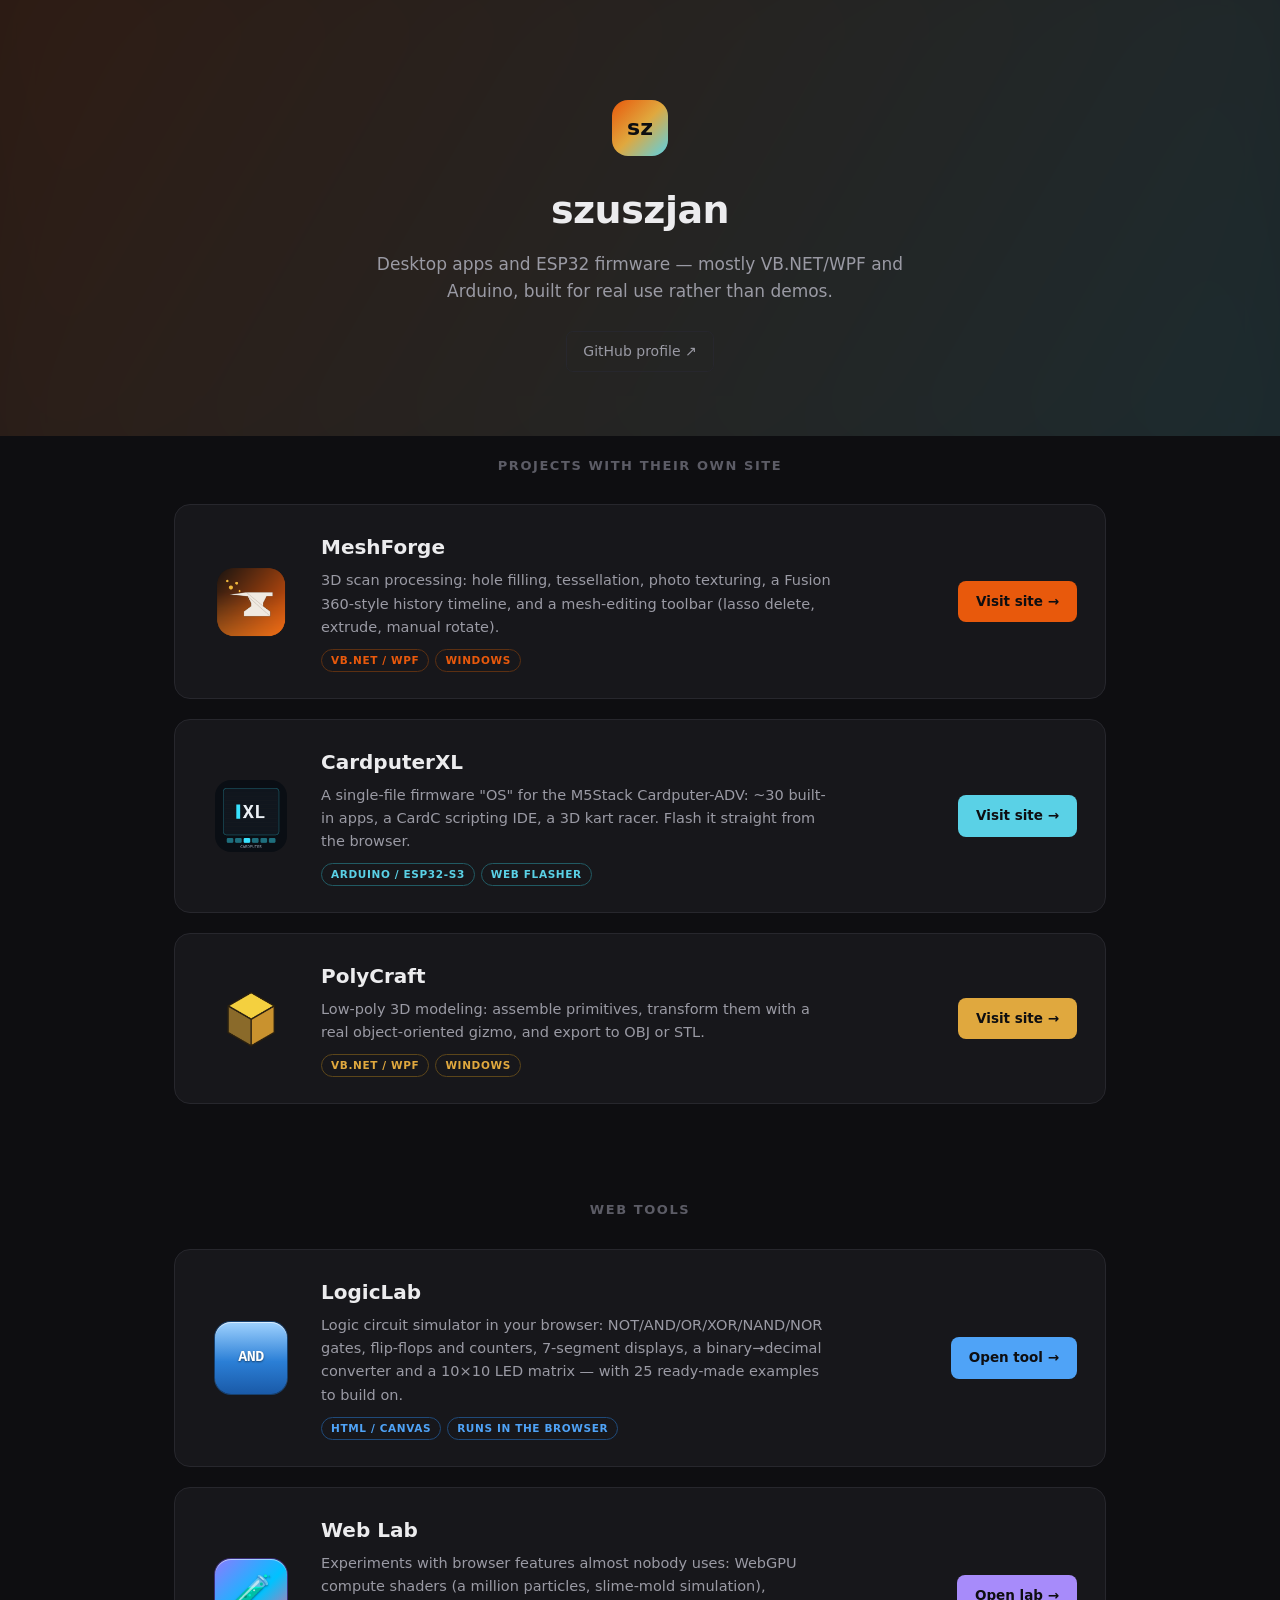
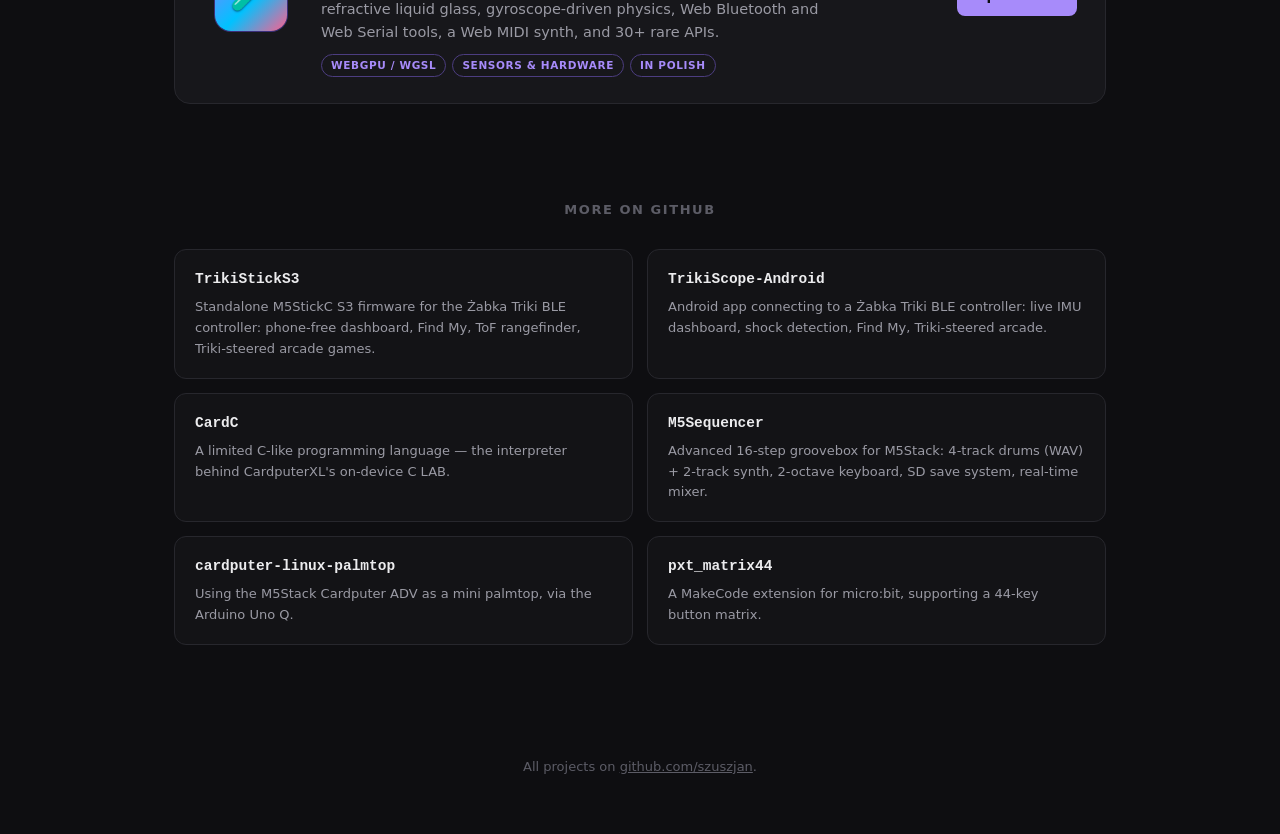
<file: index.html>
<!DOCTYPE html>
<html lang="en">
<head>
<meta charset="UTF-8">
<meta name="viewport" content="width=device-width, initial-scale=1.0">
<title>szuszjan</title>
<meta name="description" content="Projects by szuszjan: MeshForge, CardputerXL, PolyCraft, and more — mostly VB.NET desktop apps and ESP32 firmware.">
<link rel="icon" href="data:image/svg+xml,<svg xmlns=%22http://www.w3.org/2000/svg%22 viewBox=%220 0 100 100%22><text y=%22.85em%22 font-size=%2290%22>⬡</text></svg>">
<style>
  :root {
    --bg: #0e0e11;
    --bg-elevated: #131316;
    --card: #17171b;
    --card-border: #27272d;
    --text: #ececee;
    --text-secondary: #9a9aa4;
    --text-dim: #5c5c66;
  }
  * { box-sizing: border-box; }
  html { scroll-behavior: smooth; }
  body {
    margin: 0;
    font-family: "Segoe UI", system-ui, -apple-system, sans-serif;
    background: var(--bg);
    color: var(--text);
    line-height: 1.6;
  }
  a { color: inherit; }
  img { max-width: 100%; display: block; }
  .wrap { max-width: 980px; margin: 0 auto; padding: 0 24px; }

  @keyframes fadeInUp {
    from { opacity: 0; transform: translateY(20px); }
    to { opacity: 1; transform: translateY(0); }
  }
  @keyframes drift {
    0%, 100% { background-position: 0% 50%; }
    50% { background-position: 100% 50%; }
  }
  @media (prefers-reduced-motion: reduce) {
    *, *::before, *::after {
      animation-duration: 0.01ms !important;
      animation-iteration-count: 1 !important;
      transition-duration: 0.01ms !important;
      scroll-behavior: auto !important;
    }
  }
  .reveal { opacity: 0; transform: translateY(24px); transition: opacity 0.6s ease, transform 0.6s ease; }
  .reveal.in-view { opacity: 1; transform: translateY(0); }

  header.hero {
    padding: 100px 0 64px;
    text-align: center;
    position: relative;
    overflow: hidden;
  }
  header.hero::before {
    content: "";
    position: absolute; inset: -40% -10%;
    background: linear-gradient(120deg, #e8590c, #5ad1e6, #e0a83e, #e8590c);
    background-size: 300% 300%;
    animation: drift 18s ease-in-out infinite;
    filter: blur(90px);
    opacity: 0.16;
    z-index: 0;
  }
  header.hero .inner { position: relative; z-index: 1; }
  .mark {
    width: 56px; height: 56px; margin: 0 auto 24px; border-radius: 16px;
    background: linear-gradient(135deg, #e8590c, #e0a83e 50%, #5ad1e6);
    display: flex; align-items: center; justify-content: center;
    font-weight: 900; font-size: 22px; color: #0e0e11;
    animation: fadeInUp 0.7s ease 0.05s both;
  }
  header.hero h1 { font-size: 38px; margin: 0 0 10px; letter-spacing: -0.5px; animation: fadeInUp 0.7s ease 0.15s both; }
  header.hero p { color: var(--text-secondary); font-size: 17px; max-width: 540px; margin: 0 auto; animation: fadeInUp 0.7s ease 0.28s both; }
  header.hero .links { margin-top: 26px; display: flex; gap: 16px; justify-content: center; animation: fadeInUp 0.7s ease 0.4s both; }
  header.hero .links a { color: var(--text-secondary); text-decoration: none; font-size: 14px; border: 1px solid var(--card-border); border-radius: 7px; padding: 8px 16px; transition: border-color 0.2s ease, color 0.2s ease; }
  header.hero .links a:hover { border-color: var(--text-secondary); color: var(--text); }

  section { padding: 20px 0 76px; }
  h2.section-title { font-size: 13px; font-weight: 700; letter-spacing: 0.12em; text-transform: uppercase; color: var(--text-dim); margin: 0 0 28px; text-align: center; }

  /* ---- project cards ---- */
  .projects { display: flex; flex-direction: column; gap: 20px; }
  .project-card {
    position: relative;
    display: grid; grid-template-columns: 96px 1fr auto;
    gap: 22px; align-items: center;
    background: var(--card); border: 1px solid var(--card-border); border-radius: 16px;
    padding: 26px 28px;
    text-decoration: none; color: inherit;
    transition: transform 0.25s ease, border-color 0.25s ease, box-shadow 0.25s ease;
  }
  .project-card:hover { transform: translateY(-4px); box-shadow: 0 16px 36px rgba(0,0,0,0.35); border-color: var(--accent, var(--card-border)); }
  .project-card .logo { width: 72px; height: 72px; border-radius: 16px; justify-self: center; }
  .project-card .body h3 { font-size: 20px; margin: 0 0 6px; }
  .project-card .body p { font-size: 14.5px; color: var(--text-secondary); margin: 0; max-width: 56ch; }
  .project-card .tags { display: flex; gap: 6px; margin-top: 10px; flex-wrap: wrap; }
  .project-card .tag { font-size: 10.5px; font-weight: 700; letter-spacing: 0.06em; text-transform: uppercase; color: var(--accent, var(--text-secondary)); border: 1px solid var(--accent-dim, var(--card-border)); border-radius: 100px; padding: 2px 9px; }
  .project-card .cta {
    font-size: 13.5px; font-weight: 700; white-space: nowrap;
    background: var(--accent, var(--card-border)); color: #0e0e11; padding: 10px 18px; border-radius: 8px;
  }
  .project-card .gh-link { font-size: 12.5px; color: var(--text-dim); text-decoration: none; margin-top: 10px; display: inline-block; }
  .project-card .gh-link:hover { color: var(--text-secondary); }

  .project-card.meshforge { --accent: #e8590c; --accent-dim: #5c3012; }
  .project-card.cardputer { --accent: #5ad1e6; --accent-dim: #215a63; }
  .project-card.polycraft { --accent: #e0a83e; --accent-dim: #5c461a; }
  .project-card.logiclab { --accent: #4fa3f7; --accent-dim: #1f4a7a; }
  .project-card.weblab { --accent: #a78bfa; --accent-dim: #4c3d80; }
  .project-card .logo-glyph.lab-glyph { background: linear-gradient(135deg, #8b7bff, #00c2ff 55%, #ff5f8f); font-size: 34px; box-shadow: inset 0 1px 0 rgba(255,255,255,.5), 0 0 0 1px #3b2f7a; }
  .project-card .logo-glyph { width: 72px; height: 72px; border-radius: 16px; justify-self: center; display: flex; align-items: center; justify-content: center;
    background: linear-gradient(#9fd2ff, #2b7fd6 55%, #1a5aa8); color: #fff; font: 700 15px/1 ui-monospace, "IBM Plex Mono", monospace; letter-spacing: -0.5px;
    box-shadow: inset 0 1px 0 rgba(255,255,255,.6), 0 0 0 1px #17406e; text-shadow: 0 1px 2px rgba(0,0,0,.5); }

  /* ---- other projects ---- */
  .other-grid { display: grid; grid-template-columns: repeat(2, 1fr); gap: 14px; }
  .other-card {
    background: var(--bg-elevated); border: 1px solid var(--card-border); border-radius: 12px;
    padding: 18px 20px; text-decoration: none; color: inherit;
    transition: border-color 0.2s ease, transform 0.2s ease;
  }
  .other-card:hover { border-color: var(--text-dim); transform: translateY(-2px); }
  .other-card h4 { font-size: 14.5px; margin: 0 0 6px; font-family: ui-monospace, "IBM Plex Mono", monospace; }
  .other-card p { font-size: 13px; color: var(--text-secondary); margin: 0; }

  footer { padding: 36px 0 56px; text-align: center; color: var(--text-dim); font-size: 13px; }
  footer a { color: var(--text-dim); }
  footer a:hover { color: var(--text-secondary); }

  @media (max-width: 680px) {
    .project-card { grid-template-columns: 1fr; text-align: center; }
    .project-card .logo { justify-self: center; }
    .project-card .cta { justify-self: center; }
    .other-grid { grid-template-columns: 1fr; }
  }
</style>
</head>
<body>

<header class="hero">
  <div class="wrap inner">
    <div class="mark">sz</div>
    <h1>szuszjan</h1>
    <p>Desktop apps and ESP32 firmware — mostly VB.NET/WPF and Arduino, built for real use rather than demos.</p>
    <div class="links">
      <a href="https://github.com/szuszjan">GitHub profile ↗</a>
    </div>
  </div>
</header>

<section id="projects">
  <div class="wrap">
    <h2 class="section-title">Projects with their own site</h2>
    <div class="projects">

      <a class="project-card reveal meshforge" href="MeshForge/">
        <img class="logo" src="assets/meshforge-logo.png" alt="">
        <div class="body">
          <h3>MeshForge</h3>
          <p>3D scan processing: hole filling, tessellation, photo texturing, a Fusion 360-style history timeline, and a mesh-editing toolbar (lasso delete, extrude, manual rotate).</p>
          <div class="tags"><span class="tag">VB.NET / WPF</span><span class="tag">Windows</span></div>
        </div>
        <div class="cta">Visit site →</div>
      </a>

      <a class="project-card reveal cardputer" href="cardputer-xl/">
        <img class="logo" src="assets/cardputerxl-logo.png" alt="">
        <div class="body">
          <h3>CardputerXL</h3>
          <p>A single-file firmware "OS" for the M5Stack Cardputer-ADV: ~30 built-in apps, a CardC scripting IDE, a 3D kart racer. Flash it straight from the browser.</p>
          <div class="tags"><span class="tag">Arduino / ESP32-S3</span><span class="tag">Web flasher</span></div>
        </div>
        <div class="cta">Visit site →</div>
      </a>

      <a class="project-card reveal polycraft" href="PolyCraft/">
        <img class="logo" src="assets/polycraft-logo.png" alt="">
        <div class="body">
          <h3>PolyCraft</h3>
          <p>Low-poly 3D modeling: assemble primitives, transform them with a real object-oriented gizmo, and export to OBJ or STL.</p>
          <div class="tags"><span class="tag">VB.NET / WPF</span><span class="tag">Windows</span></div>
        </div>
        <div class="cta">Visit site →</div>
      </a>

    </div>
  </div>
</section>

<section id="tools">
  <div class="wrap">
    <h2 class="section-title">Web tools</h2>
    <div class="projects">
      <a class="project-card reveal logiclab" href="logiclab/">
        <div class="logo-glyph">AND</div>
        <div class="body">
          <h3>LogicLab</h3>
          <p>Logic circuit simulator in your browser: NOT/AND/OR/XOR/NAND/NOR gates, flip-flops and counters, 7-segment displays, a binary→decimal converter and a 10×10 LED matrix — with 25 ready-made examples to build on.</p>
          <div class="tags"><span class="tag">HTML / Canvas</span><span class="tag">Runs in the browser</span></div>
        </div>
        <div class="cta">Open tool →</div>
      </a>
      <a class="project-card reveal weblab" href="lab/">
        <div class="logo-glyph lab-glyph">🧪</div>
        <div class="body">
          <h3>Web Lab</h3>
          <p>Experiments with browser features almost nobody uses: WebGPU compute shaders (a million particles, slime-mold simulation), refractive liquid glass, gyroscope-driven physics, Web Bluetooth and Web Serial tools, a Web MIDI synth, and 30+ rare APIs.</p>
          <div class="tags"><span class="tag">WebGPU / WGSL</span><span class="tag">Sensors &amp; hardware</span><span class="tag">In Polish</span></div>
        </div>
        <div class="cta">Open lab →</div>
      </a>
    </div>
  </div>
</section>

<section id="more">
  <div class="wrap">
    <h2 class="section-title">More on GitHub</h2>
    <div class="other-grid">
      <a class="other-card reveal" href="https://github.com/szuszjan/TrikiStickS3">
        <h4>TrikiStickS3</h4>
        <p>Standalone M5StickC S3 firmware for the Żabka Triki BLE controller: phone-free dashboard, Find My, ToF rangefinder, Triki-steered arcade games.</p>
      </a>
      <a class="other-card reveal" href="https://github.com/szuszjan/TrikiScope-Android">
        <h4>TrikiScope-Android</h4>
        <p>Android app connecting to a Żabka Triki BLE controller: live IMU dashboard, shock detection, Find My, Triki-steered arcade.</p>
      </a>
      <a class="other-card reveal" href="https://github.com/szuszjan/CardC">
        <h4>CardC</h4>
        <p>A limited C-like programming language — the interpreter behind CardputerXL's on-device C LAB.</p>
      </a>
      <a class="other-card reveal" href="https://github.com/szuszjan/M5Sequencer">
        <h4>M5Sequencer</h4>
        <p>Advanced 16-step groovebox for M5Stack: 4-track drums (WAV) + 2-track synth, 2-octave keyboard, SD save system, real-time mixer.</p>
      </a>
      <a class="other-card reveal" href="https://github.com/szuszjan/cardputer-linux-palmtop">
        <h4>cardputer-linux-palmtop</h4>
        <p>Using the M5Stack Cardputer ADV as a mini palmtop, via the Arduino Uno Q.</p>
      </a>
      <a class="other-card reveal" href="https://github.com/szuszjan/pxt_matrix44">
        <h4>pxt_matrix44</h4>
        <p>A MakeCode extension for micro:bit, supporting a 44-key button matrix.</p>
      </a>
    </div>
  </div>
</section>

<footer>
  <div class="wrap">
    All projects on <a href="https://github.com/szuszjan">github.com/szuszjan</a>.
  </div>
</footer>

<script>
(() => {
  const targets = document.querySelectorAll('.reveal');
  if (!('IntersectionObserver' in window)) {
    targets.forEach(el => el.classList.add('in-view'));
    return;
  }
  const observer = new IntersectionObserver((entries) => {
    entries.forEach(entry => {
      if (entry.isIntersecting) {
        entry.target.classList.add('in-view');
        observer.unobserve(entry.target);
      }
    });
  }, { threshold: 0.12, rootMargin: '0px 0px -30px 0px' });
  targets.forEach(el => observer.observe(el));
})();
</script>

</body>
</html>
</file>
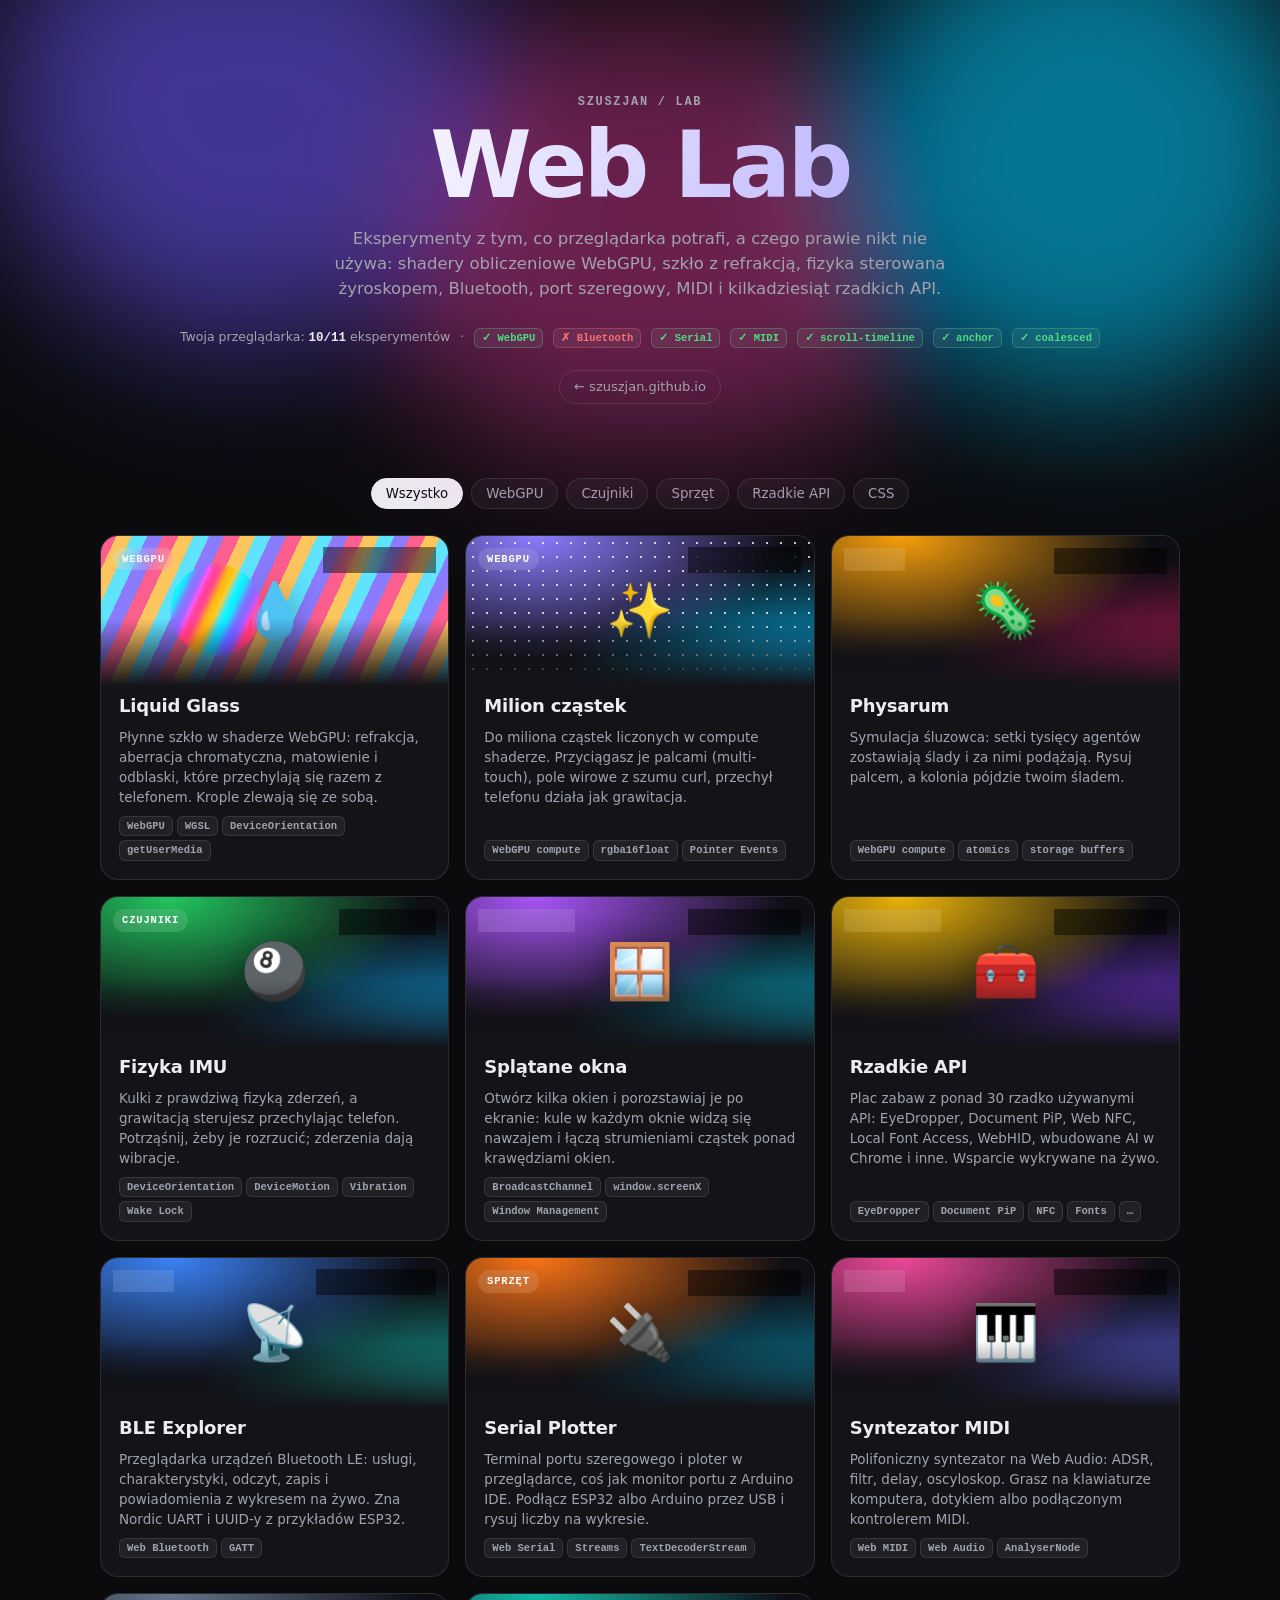
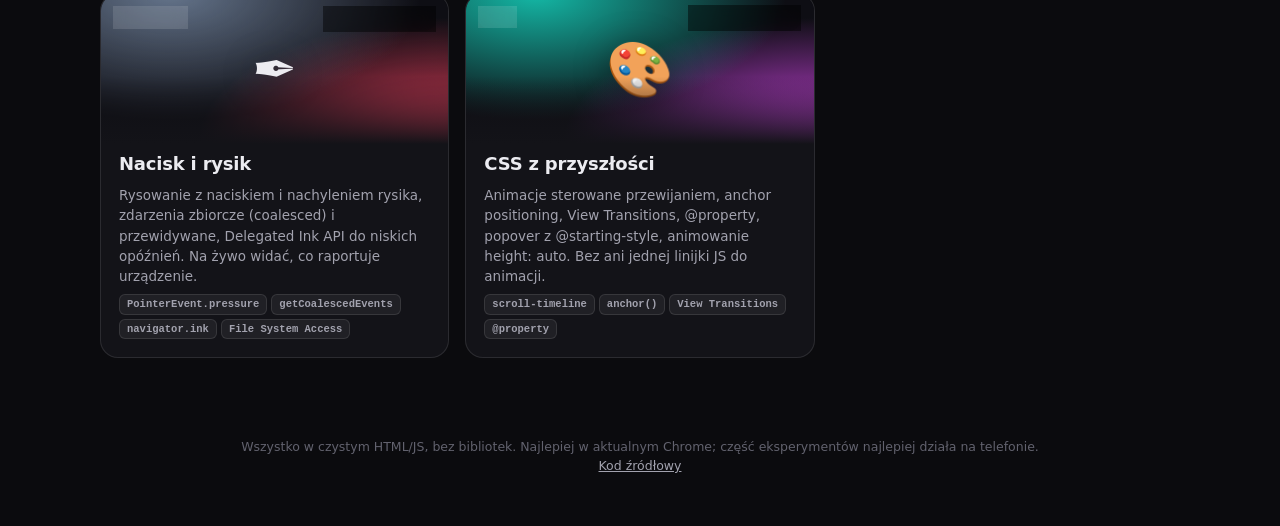
<file: lab/index.html>
<!doctype html>
<html lang="pl">
<head>
<meta charset="utf-8">
<meta name="viewport" content="width=device-width,initial-scale=1,viewport-fit=cover">
<title>Web Lab — szuszjan</title>
<meta name="description" content="Eksperymenty z rzadko używanymi funkcjami przeglądarki: WebGPU, liquid glass, fizyka sterowana żyroskopem, Web Bluetooth, Web Serial, Web MIDI i więcej.">
<link rel="icon" href="data:image/svg+xml,<svg xmlns=%22http://www.w3.org/2000/svg%22 viewBox=%220 0 100 100%22><text y=%22.85em%22 font-size=%2290%22>🧪</text></svg>">
<link rel="stylesheet" href="common.css">
<style>
  body { min-height: 100dvh; overflow-x: hidden; }
  .wrap { max-width: 1120px; margin: 0 auto; padding: 0 20px; }

  /* ---- hero ---- */
  header.hero { position: relative; padding: 96px 0 40px; text-align: center; isolation: isolate; }
  header.hero .blobs { position: absolute; inset: -20% -10% 0; z-index: -1; overflow: hidden; filter: blur(70px) saturate(1.3); opacity: .55; pointer-events: none; }
  .blobs i { position: absolute; width: 38vmax; height: 38vmax; border-radius: 50%; mix-blend-mode: screen; animation: float 22s ease-in-out infinite; }
  .blobs i:nth-child(1) { background: #6d5dfc; left: 8%; top: -10%; }
  .blobs i:nth-child(2) { background: #00c2ff; right: 5%; top: 0; animation-delay: -7s; animation-duration: 26s; }
  .blobs i:nth-child(3) { background: #ff4fa3; left: 35%; top: 20%; animation-delay: -13s; animation-duration: 30s; opacity: .7; }
  @keyframes float { 0%,100% { transform: translate(0,0) scale(1); } 33% { transform: translate(8vw,6vh) scale(1.15); } 66% { transform: translate(-6vw,3vh) scale(.9); } }

  .hero .eyebrow { font: 600 12px/1 var(--mono); letter-spacing: .14em; text-transform: uppercase; color: var(--dim); }
  .hero h1 {
    font-size: clamp(44px, 9vw, 92px); line-height: .95; margin: 14px 0 18px; letter-spacing: -0.04em; font-weight: 800;
    background: linear-gradient(100deg, #fff 10%, #b9b0ff 35%, #7fdcff 55%, #ff9ccf 75%, #fff 95%);
    background-size: 220% 100%; -webkit-background-clip: text; background-clip: text; color: transparent;
    animation: sheen 9s linear infinite;
  }
  @keyframes sheen { to { background-position: -220% 0; } }
  .hero p.lead { max-width: 620px; margin: 0 auto; color: var(--dim); font-size: 16.5px; text-wrap: balance; }
  .hero .home { display: inline-block; margin-top: 22px; color: var(--dim); text-decoration: none; font-size: 13px; border: 1px solid var(--border); border-radius: 100px; padding: 6px 14px; }
  .hero .home:hover { color: var(--text); border-color: var(--border-strong); }

  /* ---- statystyka wsparcia ---- */
  .support-bar { display: flex; gap: 10px; justify-content: center; flex-wrap: wrap; margin: 26px 0 0; font-size: 12.5px; color: var(--dim); }
  .support-bar b { color: var(--text); font-family: var(--mono); }

  /* ---- filtry ---- */
  .filters { display: flex; gap: 8px; justify-content: center; flex-wrap: wrap; margin: 34px 0 26px; }
  .filters button { font: 600 12.5px inherit; font-family: inherit; color: var(--dim); background: rgba(255,255,255,.04); border: 1px solid var(--border); border-radius: 100px; padding: 7px 14px; cursor: pointer; transition: all .15s; }
  .filters button:hover { color: var(--text); }
  .filters button[aria-pressed=true] { color: #0b0b0e; background: var(--text); border-color: var(--text); }

  /* ---- karty ---- */
  .grid { display: grid; grid-template-columns: repeat(auto-fill, minmax(300px, 1fr)); gap: 16px; padding-bottom: 80px; }
  .card {
    position: relative; display: flex; flex-direction: column; text-decoration: none; color: inherit;
    border-radius: 18px; background: #131318; border: 1px solid var(--border); overflow: hidden;
    transition: transform .25s cubic-bezier(.2,.8,.2,1), border-color .25s, box-shadow .25s;
    animation: rise linear both; animation-timeline: view(); animation-range: entry 0% entry 60%;
  }
  @keyframes rise { from { opacity: 0; transform: translateY(30px) scale(.97); } }
  .card:hover { transform: translateY(-4px); border-color: var(--border-strong); box-shadow: 0 20px 40px rgba(0,0,0,.45), 0 0 0 1px color-mix(in oklab, var(--c1) 40%, transparent); }
  .card.hidden { display: none; }
  .card .art { position: relative; height: 150px; overflow: hidden; background: radial-gradient(120% 140% at 20% 0%, var(--c1), transparent 60%), radial-gradient(120% 140% at 100% 100%, var(--c2), transparent 60%), #0e0e14; }
  .card .art .glyph { position: absolute; inset: 0; display: grid; place-items: center; font-size: 54px; filter: drop-shadow(0 6px 18px rgba(0,0,0,.4)); transition: transform .35s cubic-bezier(.2,.8,.2,1); }
  .card:hover .art .glyph { transform: scale(1.12) rotate(-4deg); }
  .card .art::after { content: ""; position: absolute; inset: 0; background: linear-gradient(transparent 55%, #131318); }
  .card .body { padding: 6px 18px 18px; display: flex; flex-direction: column; gap: 8px; flex: 1; }
  .card h3 { margin: 0; font-size: 18px; letter-spacing: -.2px; }
  .card p { margin: 0; color: var(--dim); font-size: 13.5px; flex: 1; }
  .card .apis { display: flex; gap: 4px; flex-wrap: wrap; }
  .card .status { position: absolute; top: 12px; right: 12px; z-index: 2; font: 600 11px/1 var(--mono); padding: 6px 9px; border-radius: 100px; background: rgba(0,0,0,.45); border: 1px solid var(--border); -webkit-backdrop-filter: blur(8px); backdrop-filter: blur(8px); }
  .card .status.ok { color: var(--ok); }
  .card .status.part { color: var(--warn); }
  .card .status.bad { color: var(--bad); }
  .card .cat { position: absolute; top: 12px; left: 12px; z-index: 2; font: 600 10.5px/1 var(--mono); letter-spacing: .08em; text-transform: uppercase; padding: 6px 9px; border-radius: 100px; color: #fff; background: rgba(255,255,255,.12); -webkit-backdrop-filter: blur(8px); backdrop-filter: blur(8px); }

  /* animowane tła kart */
  .art.a-glass .glyph { -webkit-backdrop-filter: none; }
  .art.a-glass::before { content: ""; position: absolute; width: 90px; height: 90px; border-radius: 50%; left: 20%; top: 28px;
    background: rgba(255,255,255,.08); border: 1px solid rgba(255,255,255,.35); -webkit-backdrop-filter: blur(3px) saturate(1.8); backdrop-filter: blur(3px) saturate(1.8);
    box-shadow: inset 0 1px 6px rgba(255,255,255,.5), 0 8px 24px rgba(0,0,0,.3); animation: glide 7s ease-in-out infinite; z-index: 1; }
  .art.a-glass { background: repeating-linear-gradient(115deg, #ff5f8f 0 14px, #ffc65f 14px 28px, #5fe3ff 28px 42px, #8b7bff 42px 56px); }
  @keyframes glide { 50% { transform: translateX(150px) scale(1.15); } }
  .art.a-dots { background-image: radial-gradient(circle, rgba(255,255,255,.75) 1px, transparent 1.5px), radial-gradient(120% 140% at 20% 0%, var(--c1), transparent 60%), radial-gradient(120% 140% at 100% 100%, var(--c2), transparent 60%); background-size: 14px 14px, auto, auto; animation: drift 12s linear infinite; }
  @keyframes drift { to { background-position: 140px 70px, 0 0, 0 0; } }

  footer { text-align: center; color: var(--dimmer); font-size: 12.5px; padding: 0 0 50px; }
  footer a { color: var(--dim); }
</style>
</head>
<body>

<header class="hero">
  <div class="blobs"><i></i><i></i><i></i></div>
  <div class="wrap">
    <div class="eyebrow">szuszjan / lab</div>
    <h1>Web Lab</h1>
    <p class="lead">Eksperymenty z tym, co przeglądarka potrafi, a czego prawie nikt nie używa: shadery obliczeniowe WebGPU, szkło z refrakcją, fizyka sterowana żyroskopem, Bluetooth, port szeregowy, MIDI i kilkadziesiąt rzadkich API.</p>
    <div class="support-bar" id="supportBar"></div>
    <a class="home" href="../">← szuszjan.github.io</a>
  </div>
</header>

<main class="wrap">
  <div class="filters" id="filters" role="group" aria-label="Filtr kategorii"></div>
  <div class="grid" id="grid"></div>
</main>

<footer>Wszystko w czystym HTML/JS, bez bibliotek. Najlepiej w aktualnym Chrome; część eksperymentów najlepiej działa na telefonie.<br>
<a href="https://github.com/szuszjan/szuszjan.github.io/tree/main/lab">Kod źródłowy</a></footer>

<script>
const has = {
  webgpu: () => 'gpu' in navigator,
  orientation: () => 'DeviceOrientationEvent' in window,
  touch: () => matchMedia('(pointer: coarse)').matches,
  bc: () => 'BroadcastChannel' in window,
  bt: () => 'bluetooth' in navigator,
  serial: () => 'serial' in navigator,
  midi: () => 'requestMIDIAccess' in navigator,
  audio: () => 'AudioContext' in window || 'webkitAudioContext' in window,
  coalesced: () => 'PointerEvent' in window && 'getCoalescedEvents' in PointerEvent.prototype,
  ink: () => 'ink' in navigator,
  scrollTimeline: () => CSS.supports('animation-timeline: view()'),
  anchor: () => CSS.supports('anchor-name: --a'),
};

const EXPERIMENTS = [
  { id: 'liquid-glass', cat: 'webgpu', title: 'Liquid Glass', glyph: '💧', art: 'a-glass', c1: '#5fe3ff', c2: '#ff5f8f',
    desc: 'Płynne szkło w shaderze WebGPU: refrakcja, aberracja chromatyczna, matowienie i odblaski, które przechylają się razem z telefonem. Krople zlewają się ze sobą.',
    apis: ['WebGPU', 'WGSL', 'DeviceOrientation', 'getUserMedia'], need: ['webgpu'], nice: ['orientation'] },
  { id: 'particles', cat: 'webgpu', title: 'Milion cząstek', glyph: '✨', art: 'a-dots', c1: '#8b7bff', c2: '#00c2ff',
    desc: 'Do miliona cząstek liczonych w compute shaderze. Przyciągasz je palcami (multi-touch), pole wirowe z szumu curl, przechył telefonu działa jak grawitacja.',
    apis: ['WebGPU compute', 'rgba16float', 'Pointer Events'], need: ['webgpu'] },
  { id: 'physarum', cat: 'webgpu', title: 'Physarum', glyph: '🦠', c1: '#f59e0b', c2: '#be185d',
    desc: 'Symulacja śluzowca: setki tysięcy agentów zostawiają ślady i za nimi podążają. Rysuj palcem, a kolonia pójdzie twoim śladem.',
    apis: ['WebGPU compute', 'atomics', 'storage buffers'], need: ['webgpu'] },
  { id: 'imu-physics', cat: 'sensors', title: 'Fizyka IMU', glyph: '🎱', c1: '#22c55e', c2: '#0ea5e9',
    desc: 'Kulki z prawdziwą fizyką zderzeń, a grawitacją sterujesz przechylając telefon. Potrząśnij, żeby je rozrzucić; zderzenia dają wibracje.',
    apis: ['DeviceOrientation', 'DeviceMotion', 'Vibration', 'Wake Lock'], need: [], nice: ['orientation', 'touch'] },
  { id: 'multi-window', cat: 'apis', title: 'Splątane okna', glyph: '🪟', c1: '#a855f7', c2: '#06b6d4',
    desc: 'Otwórz kilka okien i porozstawiaj je po ekranie: kule w każdym oknie widzą się nawzajem i łączą strumieniami cząstek ponad krawędziami okien.',
    apis: ['BroadcastChannel', 'window.screenX', 'Window Management'], need: ['bc'] },
  { id: 'apis', cat: 'apis', title: 'Rzadkie API', glyph: '🧰', c1: '#eab308', c2: '#7c3aed',
    desc: 'Plac zabaw z ponad 30 rzadko używanymi API: EyeDropper, Document PiP, Web NFC, Local Font Access, WebHID, wbudowane AI w Chrome i inne. Wsparcie wykrywane na żywo.',
    apis: ['EyeDropper', 'Document PiP', 'NFC', 'Fonts', '…'], need: [] },
  { id: 'ble', cat: 'hardware', title: 'BLE Explorer', glyph: '📡', c1: '#3b82f6', c2: '#14b8a6',
    desc: 'Przeglądarka urządzeń Bluetooth LE: usługi, charakterystyki, odczyt, zapis i powiadomienia z wykresem na żywo. Zna Nordic UART i UUID-y z przykładów ESP32.',
    apis: ['Web Bluetooth', 'GATT'], need: ['bt'] },
  { id: 'serial', cat: 'hardware', title: 'Serial Plotter', glyph: '🔌', c1: '#f97316', c2: '#0891b2',
    desc: 'Terminal portu szeregowego i ploter w przeglądarce, coś jak monitor portu z Arduino IDE. Podłącz ESP32 albo Arduino przez USB i rysuj liczby na wykresie.',
    apis: ['Web Serial', 'Streams', 'TextDecoderStream'], need: ['serial'] },
  { id: 'synth', cat: 'hardware', title: 'Syntezator MIDI', glyph: '🎹', c1: '#ec4899', c2: '#6366f1',
    desc: 'Polifoniczny syntezator na Web Audio: ADSR, filtr, delay, oscyloskop. Grasz na klawiaturze komputera, dotykiem albo podłączonym kontrolerem MIDI.',
    apis: ['Web MIDI', 'Web Audio', 'AnalyserNode'], need: ['audio'], nice: ['midi'] },
  { id: 'ink', cat: 'sensors', title: 'Nacisk i rysik', glyph: '✒️', c1: '#64748b', c2: '#f43f5e',
    desc: 'Rysowanie z naciskiem i nachyleniem rysika, zdarzenia zbiorcze (coalesced) i przewidywane, Delegated Ink API do niskich opóźnień. Na żywo widać, co raportuje urządzenie.',
    apis: ['PointerEvent.pressure', 'getCoalescedEvents', 'navigator.ink', 'File System Access'], need: [], nice: ['coalesced', 'ink'] },
  { id: 'css', cat: 'css', title: 'CSS z przyszłości', glyph: '🎨', c1: '#14b8a6', c2: '#d946ef',
    desc: 'Animacje sterowane przewijaniem, anchor positioning, View Transitions, @property, popover z @starting-style, animowanie height: auto. Bez ani jednej linijki JS do animacji.',
    apis: ['scroll-timeline', 'anchor()', 'View Transitions', '@property'], need: [], nice: ['scrollTimeline', 'anchor'] },
];

const CATS = { all: 'Wszystko', webgpu: 'WebGPU', sensors: 'Czujniki', hardware: 'Sprzęt', apis: 'Rzadkie API', css: 'CSS' };
const grid = document.getElementById('grid');
let okCount = 0;

for (const e of EXPERIMENTS) {
  const a = document.createElement('a');
  a.className = 'card';
  a.href = e.id + '/';
  a.dataset.cat = e.cat;
  a.style.setProperty('--c1', e.c1);
  a.style.setProperty('--c2', e.c2);
  const needOk = e.need.every(k => has[k]());
  const niceOk = (e.nice || []).every(k => has[k]());
  let st = needOk ? (niceOk ? ['ok', '● działa tutaj'] : ['part', '◐ częściowo']) : ['bad', '○ brak wsparcia'];
  if (needOk) okCount++;
  a.innerHTML = `
    <div class="art ${e.art || ''}"><div class="glyph">${e.glyph}</div></div>
    <span class="cat">${CATS[e.cat]}</span>
    <span class="status ${st[0]}" title="Wykryte w tej przeglądarce">${st[1]}</span>
    <div class="body">
      <h3></h3>
      <p></p>
      <div class="apis">${e.apis.map(x => `<span class="chip">${x}</span>`).join('')}</div>
    </div>`;
  a.querySelector('h3').textContent = e.title;
  a.querySelector('p').textContent = e.desc;
  // tytuł karty „przelatuje” na nagłówek eksperymentu (cross-document View Transition)
  a.addEventListener('click', () => { a.querySelector('h3').style.viewTransitionName = 'lab-title'; });
  grid.appendChild(a);
}
// po powrocie przyciskiem wstecz usuń nazwę przejścia
addEventListener('pageshow', () => grid.querySelectorAll('h3').forEach(h => h.style.viewTransitionName = ''));

const filters = document.getElementById('filters');
for (const [k, label] of Object.entries(CATS)) {
  const b = document.createElement('button');
  b.textContent = label;
  b.setAttribute('aria-pressed', k === 'all');
  b.onclick = () => {
    const apply = () => {
      filters.querySelectorAll('button').forEach(x => x.setAttribute('aria-pressed', x === b));
      grid.querySelectorAll('.card').forEach(c => c.classList.toggle('hidden', k !== 'all' && c.dataset.cat !== k));
    };
    // ten sam dokument: View Transition animuje przetasowanie siatki
    if (document.startViewTransition) {
      grid.querySelectorAll('.card').forEach((c, i) => c.style.viewTransitionName = 'card-' + i);
      document.startViewTransition(apply).finished.finally(() => grid.querySelectorAll('.card').forEach(c => c.style.viewTransitionName = ''));
    } else apply();
  };
  filters.appendChild(b);
}

const features = ['webgpu', 'bt', 'serial', 'midi', 'scrollTimeline', 'anchor', 'coalesced'];
const names = { webgpu: 'WebGPU', bt: 'Bluetooth', serial: 'Serial', midi: 'MIDI', scrollTimeline: 'scroll-timeline', anchor: 'anchor', coalesced: 'coalesced' };
document.getElementById('supportBar').innerHTML =
  `<span>Twoja przeglądarka: <b>${okCount}/${EXPERIMENTS.length}</b> eksperymentów</span><span>·</span>` +
  features.map(f => `<span class="chip ${has[f]() ? 'ok' : 'bad'}">${has[f]() ? '✓' : '✗'} ${names[f]}</span>`).join('');
</script>
</body>
</html>
</file>
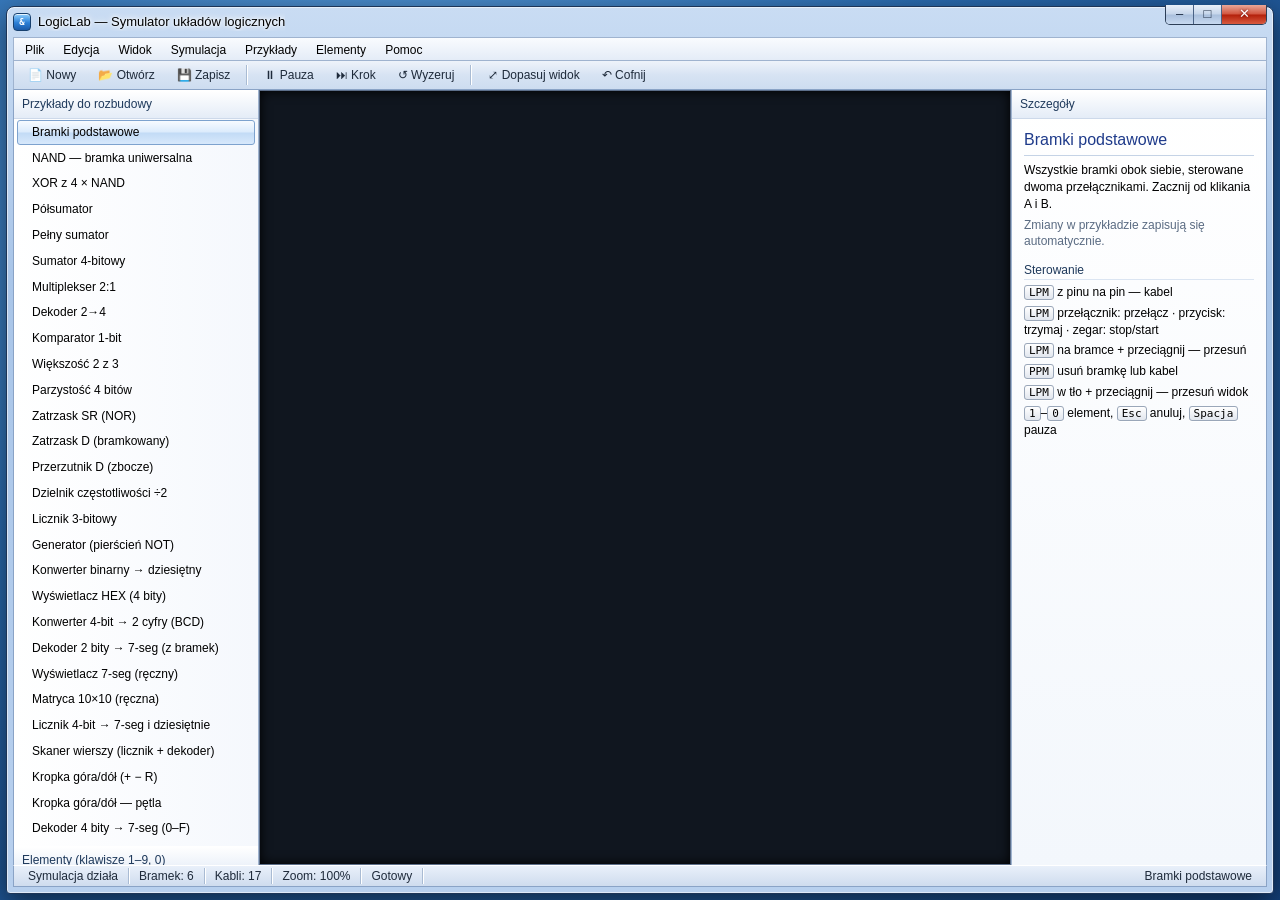
<file: logiclab/index.html>
<!doctype html>
<html lang="pl">
<head>
<meta charset="utf-8">
<meta name="viewport" content="width=device-width,initial-scale=1,maximum-scale=1,user-scalable=no,viewport-fit=cover">
<title>LogicLab</title>
<style>
*{box-sizing:border-box}
html,body{margin:0;height:100%;overflow:hidden;font:12px/1.4 "Segoe UI",Tahoma,sans-serif;color:#000;
  background:radial-gradient(ellipse at 30% 20%,#5ea0dd 0%,#2b6cb0 45%,#13407a 100%)}
#win{position:absolute;inset:6px;display:flex;flex-direction:column;border:1px solid #1d3557;border-radius:8px 8px 4px 4px;
  background:linear-gradient(#c9dcf3,#a9c5e8 30%,#b8d0ee);box-shadow:0 0 0 1px rgba(255,255,255,.55) inset,0 8px 28px rgba(0,0,0,.55);padding:0 6px 6px}
#titlebar{height:30px;display:flex;align-items:center;gap:7px;flex:none;position:relative}
#titlebar .ico{width:18px;height:18px;border-radius:4px;background:linear-gradient(#8fd0ff,#2b7fd6 55%,#1a5aa8);border:1px solid #17406e;
  box-shadow:inset 0 1px 0 rgba(255,255,255,.8);color:#fff;font:bold 9px/16px Consolas,monospace;text-align:center}
#titlebar .ttl{font-size:13px;text-shadow:0 0 6px #fff,0 0 3px #fff,0 0 10px #fff;white-space:nowrap;overflow:hidden;text-overflow:ellipsis}
#caps{margin-left:auto;display:flex;margin-top:-14px;border:1px solid #2c3e57;border-top:none;border-radius:0 0 5px 5px;overflow:hidden;
  box-shadow:0 1px 0 rgba(255,255,255,.6) inset}
#caps b{width:28px;height:19px;font-weight:normal;text-align:center;line-height:17px;font-size:13px;cursor:default;color:#1b2a40;
  background:linear-gradient(#e8eff9,#c5d5ea 48%,#a9bfdc 52%,#c7d9f0);border-right:1px solid #4a6285}
#caps b:hover{background:linear-gradient(#f4fbff,#bfe6fa 48%,#7fc6ee 52%,#b6e5fb)}
#caps b.x{width:44px;color:#fff;border-right:none;background:linear-gradient(#e9a898,#d1553f 48%,#b3200a 52%,#d85a3f);text-shadow:0 0 3px #600}
#caps b.x:hover{background:linear-gradient(#ffc7b8,#f0694e 48%,#d82a0f 52%,#ff8a63)}
#menubar{display:flex;height:23px;flex:none;background:linear-gradient(#f9fbfe,#e4ecf7);border:1px solid #9fb3cf;border-bottom:none;padding:1px 2px;gap:1px}
.mb{padding:2px 8px;border:1px solid transparent;border-radius:3px;cursor:default;line-height:17px}
.mb:hover,.mb.open{border-color:#a8d8f3;background:linear-gradient(#fdfeff,#dcebfc 48%,#c1dbf6 52%,#d3e7fb)}
.mb.open{border-color:#7da2ce;background:linear-gradient(#e3eefb,#cfe2f9)}
#toolbar{display:flex;align-items:center;gap:2px;height:30px;flex:none;padding:2px 4px;background:linear-gradient(#eef3fa,#d7e3f3 50%,#cddcf0);border:1px solid #9fb3cf;border-bottom:1px solid #8aa3c6}
.tb{height:24px;padding:0 9px;border:1px solid transparent;border-radius:3px;background:none;font:inherit;cursor:default;color:#1e2a3a;display:flex;align-items:center;gap:5px}
.tb:hover{border-color:#a8cbe6;background:linear-gradient(#fbfdff,#e3f0fc 48%,#cde4f8 52%,#dbeafa)}
.tb:active,.tb.on{border-color:#6d94bf;background:linear-gradient(#cfe0f3,#c0d6ee 48%,#a9c8e8 52%,#b9d4ee);box-shadow:inset 0 1px 3px rgba(0,0,0,.25)}
.sep{width:2px;height:20px;margin:0 4px;border-left:1px solid #a9bbd3;border-right:1px solid #fff}
#body{flex:1;display:flex;min-height:0;border:1px solid #8aa3c6;border-top:none;background:#fff}
.pane{background:#fff;overflow-y:auto;flex:none;display:flex;flex-direction:column}
#left{width:245px;border-right:1px solid #9fb3cf;background:linear-gradient(90deg,#fff,#f5f8fd)}
#right{width:255px;border-left:1px solid #9fb3cf;background:linear-gradient(#fff,#f3f7fc)}
.navh{padding:5px 8px;color:#1e395b;font-size:12px;background:linear-gradient(#fff,#e4ecf7);border-bottom:1px solid #cdd9ea;border-top:1px solid #fff;margin-top:4px}
.navh:first-child{margin-top:0}
.item{padding:3px 8px 3px 14px;border:1px solid transparent;margin:1px 3px;border-radius:3px;cursor:default;display:flex;justify-content:space-between;white-space:nowrap}
.item:hover{border-color:#b8d6fb;background:linear-gradient(#fafbfd,#ebf3fd)}
.item.sel{border-color:#7da2ce;background:linear-gradient(#f7fbff,#dcebfc 48%,#c2dbf6 52%,#d7e8fb)}
.item .ac{color:#7b8796}
#main{flex:1;position:relative;min-width:0;background:#10161f;border:1px solid #5d6f8a;box-shadow:inset 0 0 12px #000}
canvas{display:block;width:100%;height:100%;cursor:crosshair}
#hint{position:absolute;left:10px;bottom:8px;color:#ffd23f;font-size:12px;pointer-events:none;text-shadow:0 0 6px #000}
#info{padding:10px 12px 14px}
#info h1{font-size:16px;font-weight:normal;color:#1e3a8a;margin:0 0 6px;border-bottom:1px solid #c5d3e6;padding-bottom:4px}
#info h2{font-size:12px;font-weight:normal;color:#1e395b;margin:12px 0 4px;border-bottom:1px solid #dbe5f2}
#info p{margin:4px 0}.dim{color:#5a6b82}
kbd{background:linear-gradient(#fff,#e1e6ee);border:1px solid #9aa7b9;border-radius:3px;padding:0 4px;font:11px Consolas,monospace;box-shadow:0 1px 0 #fff}
#status{height:22px;flex:none;display:flex;align-items:center;background:linear-gradient(#e9f0fa,#cfdcee);border:1px solid #8aa3c6;border-top:1px solid #fff;margin-top:-1px;padding:0 4px;color:#1e2a3a}
#status span{padding:0 10px;border-right:1px solid #a9bbd3;height:16px;line-height:16px;box-shadow:1px 0 0 #fff}
#status span:last-child{border:none;box-shadow:none;margin-left:auto}
#dd{position:fixed;z-index:50;display:none;min-width:200px;max-height:80vh;overflow-y:auto;padding:2px;background:linear-gradient(90deg,#f1f1f1 26px,#fff 26px);
  border:1px solid #979797;border-radius:3px;box-shadow:2px 3px 6px rgba(0,0,0,.4),0 0 0 1px rgba(255,255,255,.8) inset}
.mi{display:flex;align-items:center;padding:3px 24px 3px 4px;border:1px solid transparent;border-radius:3px;cursor:default;white-space:nowrap}
.mi .ck{width:22px;text-align:center;color:#1e3a8a;font-weight:bold}
.mi .ac{margin-left:auto;padding-left:26px;color:#6b7686}
.mi:hover{border-color:#7da2ce;background:linear-gradient(#f5faff,#dbeafc 48%,#c2dbf6 52%,#d5e7fb)}
.ms{height:2px;margin:3px 2px 3px 26px;border-top:1px solid #d6d6d6;border-bottom:1px solid #fff}
#dlgbg{position:fixed;inset:0;background:rgba(0,20,50,.35);display:none;align-items:center;justify-content:center;z-index:100}
#dlg{width:430px;max-width:92vw;border:1px solid #1d3557;border-radius:8px;background:linear-gradient(#c9dcf3,#a9c5e8);padding:0 6px 6px;box-shadow:0 10px 36px rgba(0,0,0,.6)}
#dlg .dt{height:28px;line-height:28px;font-size:13px;text-shadow:0 0 6px #fff,0 0 3px #fff}
#dlg .dc{background:#f0f0f0;border:1px solid #8aa3c6;padding:14px 16px}
#dlg .dc h3{margin:0 0 8px;font-weight:normal;font-size:16px;color:#1e3a8a}
#dlg .db{background:linear-gradient(#f3f3f3,#dfdfdf);border:1px solid #8aa3c6;border-top:none;padding:8px 12px;text-align:right}
.btn{min-width:78px;padding:3px 14px;font:inherit;border:1px solid #707070;border-radius:3px;color:#000;cursor:default;
  background:linear-gradient(#f2f2f2 0,#ebebeb 49%,#dddddd 50%,#cfcfcf 100%);box-shadow:0 0 0 1px rgba(255,255,255,.8) inset}
.btn:hover{border-color:#3c7fb1;background:linear-gradient(#eaf6fd 0,#d9f0fc 49%,#bee6fd 50%,#a7d9f5 100%)}
.btn:active{border-color:#2c628b;background:linear-gradient(#c5e4f6,#98d1ef 49%,#68b3db 50%,#bee6fd)}
html,body{-webkit-user-select:none;user-select:none;-webkit-tap-highlight-color:transparent;overscroll-behavior:none}
canvas{touch-action:none}
@media (max-width:820px),(pointer:coarse){
  body{font-size:14px;background:#13407a}
  #win{inset:0;border:none;border-radius:0;box-shadow:none;padding:env(safe-area-inset-top) env(safe-area-inset-right) env(safe-area-inset-bottom) env(safe-area-inset-left)}
  #titlebar{display:none}
  #menubar{height:38px;overflow-x:auto;scrollbar-width:none;flex:none}
  .mb{padding:7px 12px;white-space:nowrap}
  #toolbar{height:44px;overflow-x:auto;scrollbar-width:none;gap:4px}
  .tb{height:36px;padding:0 12px;white-space:nowrap;font-size:14px}
  #body{position:relative}
  #left,#right{position:absolute;z-index:30;top:0;bottom:0;box-shadow:0 0 18px rgba(0,0,0,.5)}
  #left{left:0;width:min(84vw,300px)}
  #right{right:0;width:min(84vw,300px)}
  .item{padding:9px 10px 9px 14px;font-size:14px}
  .mi{padding:9px 28px 9px 6px;font-size:14px}
  #status{font-size:11px;overflow:hidden;white-space:nowrap}
  #status span{padding:0 6px}
}
</style>
</head>
<body>
<div id="win">
  <div id="titlebar"><div class="ico">&amp;</div><div class="ttl">LogicLab — Symulator układów logicznych</div>
    <div id="caps"><b id="cMin">&#8211;</b><b id="cMax">&#9633;</b><b class="x" id="cX">&#10005;</b></div></div>
  <div id="menubar"></div>
  <div id="toolbar"></div>
  <div id="body">
    <div id="left" class="pane">
      <div class="navh">Przykłady do rozbudowy</div><div id="examples"></div>
      <div class="navh">Elementy (klawisze 1–9, 0)</div><div id="palette"></div>
    </div>
    <div id="main"><canvas id="cv"></canvas><div id="hint"></div></div>
    <div id="right" class="pane"><div class="navh">Szczegóły</div><div id="info"></div></div>
  </div>
  <div id="status"></div>
</div>
<div id="dd"></div>
<div id="dlgbg"><div id="dlg"><div class="dt" id="dlgT"></div><div class="dc" id="dlgC"></div><div class="db"><button class="btn" id="dlgOk">OK</button></div></div></div>
<script>
'use strict';
/* ================= RDZEŃ SYMULACJI (łatwy do przeniesienia na C++) ================= */
// Węzeł: {id,type,x,y,v,src:[id|null,id|null],label}
// Typy: IN BTN CLK OUT NOT AND OR XOR NAND NOR
const GATES = ['NOT','AND','OR','XOR','NAND','NOR'];
const IN_COUNT = {IN:0,BTN:0,CLK:0,OUT:1,NOT:1,AND:2,OR:2,XOR:2,NAND:2,NOR:2,SEG7:8,HEX7:4,NUM:8,MAT:20};
const SIZE = {SEG7:[100,180],HEX7:[80,100],NUM:[150,180],MAT:[220,230]};   // bloki-wyświetlacze: [szer,wys]
const CLK_PERIOD = 8;                 // przejść symulacji na połowę okresu zegara
let nodes = [], wires = [], byId = {}, nextId = 1;

function rebuild(){
  byId = {};
  for (const n of nodes){ byId[n.id] = n; n.src = new Array(IN_COUNT[n.type]||0).fill(null); }
  wires = wires.filter(w => byId[w.from] && byId[w.to] && w.pin < byId[w.to].src.length);
  for (const w of wires) byId[w.to].src[w.pin] = w.from;
}
function srcVal(n,i){ const s = n.src[i]; return s == null ? 0 : byId[s].v; }
function calc(n){
  const a = srcVal(n,0), b = srcVal(n,1);
  switch(n.type){
    case 'OUT': return a;
    case 'NOT': return a?0:1;
    case 'AND': return a&b;
    case 'OR':  return a|b;
    case 'XOR': return a^b;
    case 'NAND': return (a&b)?0:1;
    case 'NOR':  return (a|b)?0:1;
  }
  return n.v;
}
// jedno przejście: węzły aktualizowane po kolei (dzięki temu zatrzaski SR się stabilizują)
function pass(){
  for (const n of nodes){
    if (n.type==='IN'||n.type==='BTN') continue;
    if (n.type==='CLK'){ if(!n.stopped){ n.t=(n.t||0)+1; if(n.t>=CLK_PERIOD){ n.t=0; n.v^=1; } } continue; }
    n.v = calc(n);
  }
}

/* ================= PRZYKŁADY ================= */
// Każdy przykład: make(b) — b.n(nazwa,typ,x,y,etykieta) dodaje element, b.w(z,do,pin) kabel.
// Przerzutnik D wyzwalany zboczem narastającym (master-slave z NAND-ów).
function dff(b,p,x,y,d,ck){
  b.n(p+'nck','NOT',x+100,y+200); b.n(p+'nd','NOT',x+100,y+60);
  b.n(p+'m1','NAND',x+240,y);     b.n(p+'m2','NAND',x+240,y+80);
  b.n(p+'mq','NAND',x+380,y);     b.n(p+'mn','NAND',x+380,y+80);
  b.n(p+'s1','NAND',x+520,y);     b.n(p+'s2','NAND',x+520,y+80);
  b.n(p+'q','NAND',x+660,y);      b.n(p+'qn','NAND',x+660,y+80);
  b.w(ck,p+'nck',0); b.w(d,p+'nd',0);
  b.w(d,p+'m1',0); b.w(p+'nck',p+'m1',1); b.w(p+'nd',p+'m2',0); b.w(p+'nck',p+'m2',1);
  b.w(p+'m1',p+'mq',0); b.w(p+'mn',p+'mq',1); b.w(p+'m2',p+'mn',0); b.w(p+'mq',p+'mn',1);
  b.w(p+'mq',p+'s1',0); b.w(ck,p+'s1',1); b.w(p+'mn',p+'s2',0); b.w(ck,p+'s2',1);
  b.w(p+'s1',p+'q',0); b.w(p+'qn',p+'q',1); b.w(p+'s2',p+'qn',0); b.w(p+'q',p+'qn',1);
}
function fullAdder(b,p,x,y,a,bb,ci){      // zwraca nazwy: sumę i przeniesienie
  b.n(p+'x1','XOR',x+140,y+20); b.n(p+'x2','XOR',x+280,y+20);
  b.n(p+'a1','AND',x+140,y+100); b.n(p+'a2','AND',x+280,y+100); b.n(p+'o','OR',x+420,y+100);
  b.w(a,p+'x1',0); b.w(bb,p+'x1',1); b.w(p+'x1',p+'x2',0); b.w(ci,p+'x2',1);
  b.w(a,p+'a1',0); b.w(bb,p+'a1',1); b.w(p+'x1',p+'a2',0); b.w(ci,p+'a2',1);
  b.w(p+'a1',p+'o',0); b.w(p+'a2',p+'o',1);
}
// Licznik "kropka": rejestr przesuwny 10 x przerzutnik D, jedna jedynka. Zegar tyka tylko gdy wciśnięty jest przycisk,
// więc stopień nie potrzebuje członu "trzymaj": D[i] = (+ & Q[i-1]) | (- & Q[i+1]).
// wrap=true: pętla (10 -> 1, 1 -> 10), wrap=false: stopery na końcach (kropka zostaje).
function dotMake(b,wrap){
  const N=10, RH=170, Y=i=>(N-i)*RH;
  b.n('P','BTN',0,700,'+'); b.n('M','BTN',0,800,'-'); b.n('R','BTN',0,900,'R');
  // sterowanie: pp = + (bez R), mm = - (bez R i bez +)
  b.n('nr','NOT',140,960); b.n('z','NOR',140,760);
  b.n('pp','AND',260,700); b.n('mm','AND',260,820); b.n('pm','OR',400,760);
  b.w('R','nr',0); b.w('P','z',0); b.w('R','z',1); b.w('P','pp',0); b.w('nr','pp',1); b.w('M','mm',0); b.w('z','mm',1);
  b.w('pp','pm',0); b.w('mm','pm',1);
  // logika wejść D (dalej: zatrzaski master, zegar, zatrzaski slave) - kolejność tworzenia = kolejność obliczeń
  const D={};
  for(let i=1;i<=N;i++){
    const y0=Y(i), a=k=>'a'+k+'_'+i, o1='o1_'+i, o2='o2_'+i, u='u_'+i;
    if(!wrap && i===1){            // stoper na dole: D = (mm & (Q1|Q2)) | R
      b.n(u,'OR',760,y0+50); b.n(a(1),'AND',880,y0+50); b.n(o1,'OR',1000,y0+50);
      b.w('q_1',u,0); b.w('q_2',u,1); b.w('mm',a(1),0); b.w(u,a(1),1); b.w(a(1),o1,0); b.w('R',o1,1); D[i]=o1;
    } else if(!wrap && i===N){     // stoper na górze: D = pp & (Q9|Q10)
      b.n(u,'OR',760,y0+50); b.n(a(1),'AND',880,y0+50);
      b.w('q_'+(i-1),u,0); b.w('q_'+i,u,1); b.w('pp',a(1),0); b.w(u,a(1),1); D[i]=a(1);
    } else {                       // zwykły stopień; w pętli sąsiedzi są cykliczni
      const prev=i===1?N:i-1, next=i===N?1:i+1;
      b.n(a(1),'AND',760,y0); b.n(a(2),'AND',760,y0+50); b.n(o1,'OR',880,y0+25);
      b.w('pp',a(1),0); b.w('q_'+prev,a(1),1); b.w('mm',a(2),0); b.w('q_'+next,a(2),1); b.w(a(1),o1,0); b.w(a(2),o1,1); D[i]=o1;
      if(wrap && i===1){ b.n(o2,'OR',1000,y0+25); b.w(o1,o2,0); b.w('R',o2,1); D[i]=o2; }   // reset ustawia pozycję 1
    }
  }
  for(let i=1;i<=N;i++){   // zatrzaski master
    const y0=Y(i);
    b.n('nd_'+i,'NOT',1120,y0+110); b.n('m1_'+i,'NAND',1240,y0+30); b.n('m2_'+i,'NAND',1240,y0+90);
    b.n('mq_'+i,'NAND',1360,y0+30); b.n('mn_'+i,'NAND',1360,y0+90);
    b.w(D[i],'nd_'+i,0); b.w(D[i],'m1_'+i,0); b.w('nck','m1_'+i,1); b.w('nd_'+i,'m2_'+i,0); b.w('nck','m2_'+i,1);
    b.w('m1_'+i,'mq_'+i,0); b.w('mn_'+i,'mq_'+i,1); b.w('m2_'+i,'mn_'+i,0); b.w('mq_'+i,'mn_'+i,1);
  }
  b.n('ck','OR',520,1100); b.n('nck','NOT',640,1100);       // wspólny zegar: dowolny przycisk
  b.w('pm','ck',0); b.w('R','ck',1); b.w('ck','nck',0);
  for(let i=1;i<=N;i++){   // zatrzaski slave + dioda
    const y0=Y(i);
    b.n('s1_'+i,'NAND',1480,y0+30); b.n('s2_'+i,'NAND',1480,y0+90); b.n('q_'+i,'NAND',1600,y0+30); b.n('qn_'+i,'NAND',1600,y0+90);
    b.w('mq_'+i,'s1_'+i,0); b.w('ck','s1_'+i,1); b.w('mn_'+i,'s2_'+i,0); b.w('ck','s2_'+i,1);
    b.w('s1_'+i,'q_'+i,0); b.w('qn_'+i,'q_'+i,1); b.w('s2_'+i,'qn_'+i,0); b.w('q_'+i,'qn_'+i,1);
    b.n('led_'+i,'OUT',1740,y0+30,String(i)); b.w('q_'+i,'led_'+i,0);
  }
}
const dotAfter = m => { m.R.v=1; for(let k=0;k<6;k++) pass(); m.R.v=0; for(let k=0;k<6;k++) pass(); };   // impuls resetu zaraz po wczytaniu
const EXAMPLES = [
 {name:'Bramki podstawowe', desc:'Wszystkie bramki obok siebie, sterowane dwoma przełącznikami. Zacznij od klikania A i B.',
  make(b){
    b.n('A','IN',40,120,'A'); b.n('B','IN',40,300,'B');
    GATES.forEach((t,i)=>{ b.n('g'+i,t,240,20+i*80); b.n('o'+i,'OUT',400,20+i*80,t);
      b.w('A','g'+i,0); if(t!=='NOT') b.w('B','g'+i,1); b.w('g'+i,'o'+i,0); });
  }},
 {name:'NAND — bramka uniwersalna', desc:'NOT, AND i OR zbudowane wyłącznie z NAND-ów. Z NAND-ów da się zrobić wszystko.',
  make(b){
    b.n('A','IN',40,160,'A'); b.n('B','IN',40,280,'B');
    b.n('g1','NAND',200,40); b.n('o1','OUT',340,40,'NOT A'); b.w('A','g1',0); b.w('A','g1',1); b.w('g1','o1',0);
    b.n('g2','NAND',200,140); b.n('g3','NAND',320,140); b.n('o2','OUT',460,140,'AND');
    b.w('A','g2',0); b.w('B','g2',1); b.w('g2','g3',0); b.w('g2','g3',1); b.w('g3','o2',0);
    b.n('g4','NAND',200,260); b.n('g5','NAND',200,340); b.n('g6','NAND',340,300); b.n('o3','OUT',480,300,'OR');
    b.w('A','g4',0); b.w('A','g4',1); b.w('B','g5',0); b.w('B','g5',1); b.w('g4','g6',0); b.w('g5','g6',1); b.w('g6','o3',0);
  }},
 {name:'XOR z 4 × NAND', desc:'Klasyczny XOR w czterech NAND-ach. Spróbuj zrobić to samo z mniejszej liczby bramek innych typów.',
  make(b){
    b.n('A','IN',40,80,'A'); b.n('B','IN',40,200,'B');
    b.n('g1','NAND',180,140); b.n('g2','NAND',320,80); b.n('g3','NAND',320,200); b.n('g4','NAND',460,140); b.n('Q','OUT',600,140,'A⊕B');
    b.w('A','g1',0); b.w('B','g1',1); b.w('A','g2',0); b.w('g1','g2',1); b.w('g1','g3',0); b.w('B','g3',1);
    b.w('g2','g4',0); b.w('g3','g4',1); b.w('g4','Q',0);
  }},
 {name:'Półsumator', desc:'S = A⊕B, C = A·B. Cegiełka każdego sumatora. Rozbuduj do pełnego (dołóż przeniesienie wejściowe).',
  make(b){
    b.n('A','IN',40,80,'A'); b.n('B','IN',40,200,'B');
    b.n('X','XOR',240,60); b.n('N','AND',240,200); b.n('S','OUT',420,60,'S'); b.n('C','OUT',420,200,'C');
    b.w('A','X',0); b.w('B','X',1); b.w('A','N',0); b.w('B','N',1); b.w('X','S',0); b.w('N','C',0);
  }},
 {name:'Pełny sumator', desc:'Dodaje trzy bity: A + B + przeniesienie. Dwa półsumatory i OR.',
  make(b){
    b.n('A','IN',40,60,'A'); b.n('B','IN',40,180,'B'); b.n('Ci','IN',40,300,'Cin');
    fullAdder(b,'f',60,40,'A','B','Ci');
    b.n('S','OUT',560,60,'S'); b.n('Co','OUT',560,140,'Cout'); b.w('fx2','S',0); b.w('fo','Co',0);
  }},
 {name:'Sumator 4-bitowy', desc:'Cztery pełne sumatory z kaskadowym przeniesieniem (ripple carry). Wejścia A0–A3, B0–B3.',
  make(b){
    b.n('Cin','IN',40,360,'Cin'); let carry='Cin';
    for(let i=0;i<4;i++){
      const y=i*220-40;
      b.n('A'+i,'IN',40,y+0,'A'+i); b.n('B'+i,'IN',40,y+60,'B'+i);
      fullAdder(b,'f'+i,60,y,'A'+i,'B'+i,carry);
      b.n('S'+i,'OUT',560,y+20,'S'+i); b.w('f'+i+'x2','S'+i,0);
      carry='f'+i+'o';
    }
    b.n('Cout','OUT',560,820,'Cout'); b.w(carry,'Cout',0);
  }},
 {name:'Multiplekser 2:1', desc:'Q = B gdy S=1, w przeciwnym razie A. Rozbuduj do 4:1.',
  make(b){
    b.n('S','IN',40,40,'S'); b.n('A','IN',40,140,'A'); b.n('B','IN',40,240,'B');
    b.n('nS','NOT',160,20); b.n('a1','AND',300,100); b.n('a2','AND',300,200); b.n('or','OR',440,150); b.n('Q','OUT',580,150,'Q');
    b.w('S','nS',0); b.w('nS','a1',0); b.w('A','a1',1); b.w('S','a2',0); b.w('B','a2',1);
    b.w('a1','or',0); b.w('a2','or',1); b.w('or','Q',0);
  }},
 {name:'Dekoder 2→4', desc:'Dwa bity wejściowe zapalają dokładnie jedną z czterech diod.',
  make(b){
    b.n('A','IN',40,80,'A'); b.n('B','IN',40,200,'B'); b.n('nA','NOT',160,60); b.n('nB','NOT',160,180);
    b.w('A','nA',0); b.w('B','nB',0);
    const sel=[['nA','nB'],['nA','B'],['A','nB'],['A','B']];
    sel.forEach((s,i)=>{ b.n('d'+i,'AND',320,i*80); b.n('o'+i,'OUT',460,i*80,'Y'+i);
      b.w(s[0],'d'+i,0); b.w(s[1],'d'+i,1); b.w('d'+i,'o'+i,0); });
  }},
 {name:'Komparator 1-bit', desc:'Porównuje A i B: większe, równe, mniejsze.',
  make(b){
    b.n('A','IN',40,60,'A'); b.n('B','IN',40,200,'B'); b.n('nA','NOT',160,40); b.n('nB','NOT',160,180);
    b.n('gt','AND',300,40); b.n('lt','AND',300,200); b.n('eq','NOR',440,120);
    b.n('oG','OUT',580,40,'A>B'); b.n('oE','OUT',580,120,'A=B'); b.n('oL','OUT',580,200,'A<B');
    b.w('A','nA',0); b.w('B','nB',0); b.w('A','gt',0); b.w('nB','gt',1); b.w('nA','lt',0); b.w('B','lt',1);
    b.w('gt','eq',0); b.w('lt','eq',1); b.w('gt','oG',0); b.w('eq','oE',0); b.w('lt','oL',0);
  }},
 {name:'Większość 2 z 3', desc:'Wyjście = 1, gdy włączone są co najmniej dwa z trzech wejść.',
  make(b){
    b.n('A','IN',40,40,'A'); b.n('B','IN',40,140,'B'); b.n('C','IN',40,240,'C');
    b.n('a1','AND',200,20); b.n('a2','AND',200,120); b.n('a3','AND',200,220);
    b.n('o1','OR',340,60); b.n('o2','OR',460,120); b.n('Q','OUT',600,120,'Q');
    b.w('A','a1',0); b.w('B','a1',1); b.w('B','a2',0); b.w('C','a2',1); b.w('A','a3',0); b.w('C','a3',1);
    b.w('a1','o1',0); b.w('a2','o1',1); b.w('o1','o2',0); b.w('a3','o2',1); b.w('o2','Q',0);
  }},
 {name:'Parzystość 4 bitów', desc:'Łańcuch XOR-ów: dioda świeci, gdy włączona jest nieparzysta liczba wejść.',
  make(b){
    ['A','B','C','D'].forEach((l,i)=>b.n(l,'IN',40,40+i*100,l));
    b.n('x1','XOR',200,60); b.n('x2','XOR',200,260); b.n('x3','XOR',340,160); b.n('P','OUT',480,160,'nieparz.');
    b.w('A','x1',0); b.w('B','x1',1); b.w('C','x2',0); b.w('D','x2',1); b.w('x1','x3',0); b.w('x2','x3',1); b.w('x3','P',0);
  }},
 {name:'Zatrzask SR (NOR)', desc:'Najprostsza pamięć 1 bitu. S (przycisk chwilowy) ustawia Q=1, R zeruje. Puść oba — układ pamięta. (Nie włączaj S i R naraz.)',
  make(b){
    b.n('R','BTN',40,60,'R'); b.n('S','BTN',40,220,'S'); b.n('N1','NOR',240,60); b.n('N2','NOR',240,220);
    b.n('Q','OUT',420,60,'Q'); b.n('nQ','OUT',420,220,'¬Q');
    b.w('R','N1',0); b.w('N2','N1',1); b.w('S','N2',0); b.w('N1','N2',1); b.w('N1','Q',0); b.w('N2','nQ',0);
  }},
 {name:'Zatrzask D (bramkowany)', desc:'Gdy E=1, Q podąża za D. Gdy E=0, Q zapamiętuje ostatnią wartość.',
  make(b){
    b.n('D','IN',40,80,'D'); b.n('E','IN',40,220,'E'); b.n('nd','NOT',160,80);
    b.n('s1','NAND',280,60); b.n('r1','NAND',280,200); b.n('q','NAND',420,60); b.n('nq','NAND',420,200);
    b.n('Q','OUT',560,60,'Q'); b.n('nQ','OUT',560,200,'¬Q');
    b.w('D','nd',0); b.w('D','s1',0); b.w('E','s1',1); b.w('nd','r1',0); b.w('E','r1',1);
    b.w('s1','q',0); b.w('nq','q',1); b.w('r1','nq',0); b.w('q','nq',1); b.w('q','Q',0); b.w('nq','nQ',0);
  }},
 {name:'Przerzutnik D (zbocze)', desc:'Dwa zatrzaski master-slave. Q przejmuje D tylko w chwili, gdy CK zmienia się 0→1. Przełączaj CK ręcznie.',
  make(b){
    b.n('D','IN',40,40,'D'); b.n('CK','IN',40,260,'CK');
    dff(b,'f',160,40,'D','CK');
    b.n('Q','OUT',900,40,'Q'); b.n('nQ','OUT',900,120,'¬Q'); b.w('fq','Q',0); b.w('fqn','nQ',0);
  }},
 {name:'Dzielnik częstotliwości ÷2', desc:'Przerzutnik D z podłączonym ¬Q do D. Zegar (CLK) tyka sam; Q zmienia się co drugi takt. Kliknij CLK, by zatrzymać/wznowić.',
  make(b){
    b.n('CK','CLK',40,260,'CLK');
    dff(b,'f',160,40,'fqn','CK');
    b.n('Q','OUT',900,40,'Q'); b.w('fq','Q',0);
  }},
 {name:'Licznik 3-bitowy', desc:'Trzy przerzutniki w kaskadzie liczą takty zegara 0–7 (Q0 = najmłodszy bit). Dodaj dekoder albo wyświetlacz!',
  make(b){
    b.n('CK','CLK',40,100,'CLK');
    for(let i=0;i<3;i++){
      dff(b,'f'+i,160,i*280,'f'+i+'qn', i?'f'+(i-1)+'qn':'CK');
      b.n('Q'+i,'OUT',900,i*280,'Q'+i); b.w('f'+i+'q','Q'+i,0);
    }
  }},
 {name:'Generator (pierścień NOT)', desc:'Trzy inwertery w pętli drgają same. Szybki oscylator bez zegara.',
  make(b){
    b.n('n1','NOT',200,100); b.n('n2','NOT',320,100); b.n('n3','NOT',440,100); b.n('Q','OUT',580,100,'~');
    b.w('n3','n1',0); b.w('n1','n2',0); b.w('n2','n3',0); b.w('n3','Q',0);
  }},

 {name:'Konwerter binarny → dziesiętny', desc:'Osiem przełączników (wagi 128…1) i blok konwertera, który pokazuje wartość dziesiętną 0–255 oraz zapis HEX i BIN. Domyślnie 42 = 00101010.',
  make(b){
    for(let i=0;i<8;i++) b.n('B'+i,'IN',40,i*50,String(1<<(7-i)),[2,4,6].includes(i)?1:0);
    b.n('N','NUM',260,60);
    for(let i=0;i<8;i++) b.w('B'+i,'N',i);
  }},
 {name:'Wyświetlacz HEX (4 bity)', desc:'Cztery przełączniki wyświetlają cyfrę szesnastkową 0–F na wyświetlaczu 7-segmentowym, a jednocześnie wartość dziesiętną 0–15 na konwerterze.',
  make(b){
    ['8','4','2','1'].forEach((l,i)=>b.n('B'+i,'IN',40,i*60,l));
    b.n('H','HEX7',260,60); b.n('N','NUM',440,20);
    for(let i=0;i<4;i++){ b.w('B'+i,'H',i); b.w('B'+i,'N',4+i); }
  }},
 {name:'Konwerter 4-bit → 2 cyfry (BCD)', desc:'Zamienia liczbę 0–15 na dwie cyfry dziesiętne z samych bramek: dziesiątki (tylko bit 1) i jedności (0–9). Przełączaj bity i patrz na dwa wyświetlacze.',
  make(b){
    ['B3','B2','B1','B0'].forEach((l,i)=>b.n(l,'IN',40,40+i*80,l+' ('+(8>>i)+')'));
    b.n('n3','NOT',180,0); b.n('or1','OR',180,120); b.n('T','AND',320,60); b.n('x1','XOR',320,180);
    b.n('o2a','OR',320,280); b.n('a2','AND',460,280); b.n('nr','NOR',320,380); b.n('a3','AND',460,380);
    b.w('B3','n3',0); b.w('B2','or1',0); b.w('B1','or1',1); b.w('B3','T',0); b.w('or1','T',1);
    b.w('B1','x1',0); b.w('T','x1',1); b.w('n3','o2a',0); b.w('B1','o2a',1); b.w('B2','a2',0); b.w('o2a','a2',1);
    b.w('B2','nr',0); b.w('B1','nr',1); b.w('B3','a3',0); b.w('nr','a3',1);
    b.n('Hj','HEX7',640,300); b.n('Hd','HEX7',640,60);
    b.w('a3','Hj',0); b.w('a2','Hj',1); b.w('x1','Hj',2); b.w('B0','Hj',3);
    b.w('T','Hd',3);
  }},
 {name:'Dekoder 2 bity → 7-seg (z bramek)', desc:'Każdy segment sterowany własną bramką: dwa bity A,B wyświetlają cyfry 0–3. Rozbuduj do 0–9!',
  make(b){
    b.n('A','IN',40,40,'A (2)'); b.n('B','IN',40,160,'B (1)'); b.n('nB','NOT',160,200);
    b.n('oa','OR',300,20); b.n('ob','OR',300,100); b.n('nc','NAND',300,180); b.n('nf','NOR',300,260);
    b.w('B','nB',0); b.w('A','oa',0); b.w('nB','oa',1); b.w('B','ob',0); b.w('nB','ob',1);
    b.w('A','nc',0); b.w('nB','nc',1); b.w('A','nf',0); b.w('B','nf',1);
    b.n('D','SEG7',520,0);
    b.w('oa','D',0); b.w('ob','D',1); b.w('nc','D',2); b.w('oa','D',3); b.w('nB','D',4); b.w('nf','D',5); b.w('A','D',6);
  }},
 {name:'Wyświetlacz 7-seg (ręczny)', desc:'Każdy segment to osobny przełącznik: a–g oraz kropka dp. Zapal „0” i zbuduj z tego własny dekoder.',
  make(b){
    ['a','b','c','d','e','f','g','dp'].forEach((l,i)=>b.n('s'+i,'IN',40,i*50,l,i<6?1:0));
    b.n('D','SEG7',260,100);
    for(let i=0;i<8;i++) b.w('s'+i,'D',i);
  }},
 {name:'Matryca 10×10 (ręczna)', desc:'Piksel (wiersz, kolumna) świeci, gdy włączone są jednocześnie jego wiersz R i kolumna C. Rysuj prostokąty i krzyże przełącznikami.',
  make(b){
    for(let i=0;i<10;i++) b.n('R'+i,'IN',40,i*50,'R'+i,[3,4,5].includes(i)?1:0);
    b.n('M','MAT',300,130);
    for(let j=0;j<10;j++) b.n('C'+j,'IN',240+j*50,420,'C'+j,[3,4,5].includes(j)?1:0);
    for(let i=0;i<10;i++){ b.w('R'+i,'M',i); b.w('C'+i,'M',10+i); }
  }},
 {name:'Licznik 4-bit → 7-seg i dziesiętnie', desc:'Czterobitowy licznik (przerzutniki D) liczy takty zegara 0–15 i pokazuje wynik na wyświetlaczu HEX oraz w konwerterze dziesiętnym.',
  make(b){
    b.n('CK','CLK',40,100,'CLK');
    for(let i=0;i<4;i++) dff(b,'f'+i,160,i*280,'f'+i+'qn', i?'f'+(i-1)+'qn':'CK');
    b.n('H','HEX7',960,100); b.n('N','NUM',1100,100);
    for(let i=0;i<4;i++){ b.w('f'+(3-i)+'q','H',i); b.w('f'+(3-i)+'q','N',4+i); }
  }},
 {name:'Skaner wierszy (licznik + dekoder)', desc:'Licznik 3-bitowy i dekoder 3→8 przesuwają świecący wiersz po matrycy LED. Wszystkie kolumny trzyma włączone przełącznik VCC.',
  make(b){
    b.n('CK','CLK',40,100,'CLK');
    for(let i=0;i<3;i++) dff(b,'f'+i,160,i*280,'f'+i+'qn', i?'f'+(i-1)+'qn':'CK');
    b.n('M','MAT',1300,0); b.n('V','IN',1380,320,'VCC',1);
    for(let r=0;r<8;r++){
      const s=k=>'f'+k+((r>>k)&1?'q':'qn');
      b.n('da'+r,'AND',1020,r*80); b.n('db'+r,'AND',1140,r*80);
      b.w(s(0),'da'+r,0); b.w(s(1),'da'+r,1); b.w('da'+r,'db'+r,0); b.w(s(2),'db'+r,1); b.w('db'+r,'M',r);
    }
    for(let j=0;j<10;j++) b.w('V','M',10+j);
  }},
 {name:'Kropka góra/dół (+ − R)', desc:'Rejestr przesuwny z jedną świecącą diodą z 10 (10 przerzutników D). + przesuwa kropkę w górę, − w dół i zatrzymuje się na końcach, R ustawia pozycję 1. Zegar tyka tylko przy wciśnięciu przycisku, więc każdy stopień ma tylko 3 bramki. Przyciski są chwilowe: wciśnij i puść = jeden krok.',
  after:dotAfter, make(b){ dotMake(b,false); }},
 {name:'Kropka góra/dół — pętla', desc:'To samo, ale bez stoperów: + na pozycji 10 przeskakuje na 1, a − na pozycji 1 na 10. Wszystkie 10 stopni jest identycznych. R ustawia pozycję 1.',
  after:dotAfter, make(b){ dotMake(b,true); }},
 {name:'Dekoder 4 bity → 7-seg (0–F)', desc:'Cztery przełączniki D3…D0 (wagi 8,4,2,1) i 74 bramki AND/OR/NOT zapalają segmenty a–g: cyfry 0–9 oraz A, b, C, d, E, F. Każdy segment to suma iloczynów, wspólne iloczyny są użyte przez kilka segmentów.',
  make(b){
    b.n('D3','IN',40,40,'D3 (8)'); b.n('D2','IN',40,150,'D2 (4)'); b.n('D1','IN',40,260,'D1 (2)'); b.n('D0','IN',40,370,'D0 (1)');
    b.n('nD0','NOT',120,20);
    b.n('nD1','NOT',120,80);
    b.n('nD2','NOT',120,140);
    b.n('nD3','NOT',120,200);
    b.n('t1','AND',250,20);
    b.n('t2','AND',250,80);
    b.n('t3','AND',250,140);
    b.n('t4','AND',250,200);
    b.n('t5','AND',120,260);
    b.n('t6','AND',250,260);
    b.n('t7','AND',250,320);
    b.n('t8','AND',250,380);
    b.n('t9','AND',250,440);
    b.n('t10','AND',120,320);
    b.n('t11','AND',250,500);
    b.n('t12','AND',120,380);
    b.n('t13','AND',250,560);
    b.n('t14','AND',350,20);
    b.n('t15','AND',350,80);
    b.n('t16','AND',350,140);
    b.n('t17','AND',350,200);
    b.n('t18','AND',120,440);
    b.n('t19','AND',350,260);
    b.n('t20','AND',350,320);
    b.n('t21','AND',580,20);
    b.n('t22','AND',350,380);
    b.n('t23','AND',580,80);
    b.n('t24','AND',350,440);
    b.n('t25','AND',580,140);
    b.n('t26','AND',350,500);
    b.n('t27','AND',580,200);
    b.n('t28','AND',350,560);
    b.n('t29','AND',580,260);
    b.n('t30','AND',450,20);
    b.n('t31','AND',580,320);
    b.n('t32','AND',450,80);
    b.n('t33','AND',580,380);
    b.n('t34','AND',450,140);
    b.n('t35','AND',580,440);
    b.n('t36','AND',450,200);
    b.n('t37','AND',580,500);
    b.n('t38','AND',450,260);
    b.n('t39','AND',580,560);
    b.n('t40','AND',450,320);
    b.n('t41','AND',680,20);
    b.n('oa1','OR',680,80);
    b.n('oa2','OR',810,20);
    b.n('oa3','OR',940,20);
    b.n('oa4','OR',1070,20);
    b.n('oa5','OR',1200,20);
    b.n('ob1','OR',810,80);
    b.n('ob2','OR',940,80);
    b.n('ob3','OR',1070,80);
    b.n('ob4','OR',1200,80);
    b.n('oc1','OR',680,140);
    b.n('oc2','OR',810,140);
    b.n('oc3','OR',940,140);
    b.n('oc4','OR',1070,140);
    b.n('od1','OR',810,200);
    b.n('od2','OR',940,200);
    b.n('od3','OR',1070,200);
    b.n('od4','OR',1200,140);
    b.n('od5','OR',1330,20);
    b.n('oe1','OR',680,200);
    b.n('oe2','OR',810,260);
    b.n('oe3','OR',940,260);
    b.n('of1','OR',810,320);
    b.n('of2','OR',940,320);
    b.n('of3','OR',1070,260);
    b.n('of4','OR',1200,200);
    b.n('og1','OR',680,260);
    b.n('og2','OR',810,380);
    b.n('og3','OR',940,380);
    b.n('og4','OR',1070,320);
    b.n('D','SEG7',1480,200);
    b.w('D0','nD0',0);
    b.w('D1','nD1',0);
    b.w('D2','nD2',0);
    b.w('D3','nD3',0);
    b.w('D1','t1',0);b.w('nD0','t1',1);
    b.w('nD1','t2',0);b.w('D0','t2',1);
    b.w('nD1','t3',0);b.w('nD0','t3',1);
    b.w('D2','t4',0);b.w('nD0','t4',1);
    b.w('D2','t5',0);b.w('D1','t5',1);
    b.w('nD2','t6',0);b.w('D0','t6',1);
    b.w('nD2','t7',0);b.w('nD0','t7',1);
    b.w('nD2','t8',0);b.w('D1','t8',1);
    b.w('D3','t9',0);b.w('nD0','t9',1);
    b.w('D3','t10',0);b.w('D1','t10',1);
    b.w('D3','t11',0);b.w('nD1','t11',1);
    b.w('D3','t12',0);b.w('D2','t12',1);
    b.w('D3','t13',0);b.w('nD2','t13',1);
    b.w('nD3','t14',0);b.w('D1','t14',1);
    b.w('nD3','t15',0);b.w('nD1','t15',1);
    b.w('nD3','t16',0);b.w('D2','t16',1);
    b.w('nD3','t17',0);b.w('nD2','t17',1);
    b.w('D2','t18',0);b.w('D1','t18',1);
    b.w('t18','t19',0);b.w('nD0','t19',1);
    b.w('D2','t20',0);b.w('nD1','t20',1);
    b.w('t20','t21',0);b.w('D0','t21',1);
    b.w('nD2','t22',0);b.w('D1','t22',1);
    b.w('t22','t23',0);b.w('D0','t23',1);
    b.w('D3','t24',0);b.w('nD1','t24',1);
    b.w('t24','t25',0);b.w('D0','t25',1);
    b.w('D3','t26',0);b.w('nD2','t26',1);
    b.w('t26','t27',0);b.w('nD1','t27',1);
    b.w('nD3','t28',0);b.w('D1','t28',1);
    b.w('t28','t29',0);b.w('D0','t29',1);
    b.w('nD3','t30',0);b.w('D1','t30',1);
    b.w('t30','t31',0);b.w('nD0','t31',1);
    b.w('nD3','t32',0);b.w('nD1','t32',1);
    b.w('t32','t33',0);b.w('nD0','t33',1);
    b.w('nD3','t34',0);b.w('D2','t34',1);
    b.w('t34','t35',0);b.w('D0','t35',1);
    b.w('nD3','t36',0);b.w('D2','t36',1);
    b.w('t36','t37',0);b.w('nD0','t37',1);
    b.w('nD3','t38',0);b.w('D2','t38',1);
    b.w('t38','t39',0);b.w('nD1','t39',1);
    b.w('nD3','t40',0);b.w('nD2','t40',1);
    b.w('t40','t41',0);b.w('nD0','t41',1);
    b.w('t7','oa1',0);b.w('t14','oa1',1);
    b.w('oa1','oa2',0);b.w('t35','oa2',1);
    b.w('oa2','oa3',0);b.w('t27','oa3',1);
    b.w('oa3','oa4',0);b.w('t9','oa4',1);
    b.w('oa4','oa5',0);b.w('t5','oa5',1);
    b.w('t33','ob1',0);b.w('t29','ob1',1);
    b.w('ob1','ob2',0);b.w('t7','ob2',1);
    b.w('ob2','ob3',0);b.w('t25','ob3',1);
    b.w('ob3','ob4',0);b.w('t17','ob4',1);
    b.w('t16','oc1',0);b.w('t13','oc1',1);
    b.w('oc1','oc2',0);b.w('t2','oc2',1);
    b.w('oc2','oc3',0);b.w('t6','oc3',1);
    b.w('oc3','oc4',0);b.w('t15','oc4',1);
    b.w('t21','od1',0);b.w('t11','od1',1);
    b.w('od1','od2',0);b.w('t23','od2',1);
    b.w('od2','od3',0);b.w('t31','od3',1);
    b.w('od3','od4',0);b.w('t19','od4',1);
    b.w('od4','od5',0);b.w('t41','od5',1);
    b.w('t7','oe1',0);b.w('t1','oe1',1);
    b.w('oe1','oe2',0);b.w('t10','oe2',1);
    b.w('oe2','oe3',0);b.w('t12','oe3',1);
    b.w('t3','of1',0);b.w('t39','of1',1);
    b.w('of1','of2',0);b.w('t4','of2',1);
    b.w('of2','of3',0);b.w('t13','of3',1);
    b.w('of3','of4',0);b.w('t10','of4',1);
    b.w('t8','og1',0);b.w('t13','og1',1);
    b.w('og1','og2',0);b.w('t10','og2',1);
    b.w('og2','og3',0);b.w('t21','og3',1);
    b.w('og3','og4',0);b.w('t37','og4',1);
    b.w('oa5','D',0);b.w('ob4','D',1);b.w('oc4','D',2);b.w('od5','D',3);b.w('oe3','D',4);b.w('of4','D',5);b.w('og4','D',6);
  }},
];

/* ================= STAN UI ================= */
const cv = document.getElementById('cv'), ctx = cv.getContext('2d');
let W=0,H=0, ox=0, oy=0;
let PIN_R = 10;
const isMobile = () => matchMedia('(max-width:820px),(pointer:coarse)').matches;
let lastClient = {x:0,y:0};
let tool = null, drag = null, mouse = {x:0,y:0}, hoverPin = null, paused = false;
let curEx = null;
const store = (k,v)=>{ try{ if(v===undefined) return JSON.parse(localStorage.getItem(k)); localStorage.setItem(k,JSON.stringify(v)); }catch(e){ return null; } };
const $ = id => document.getElementById(id);

function resize(){
  const r = cv.getBoundingClientRect(), d = Math.min(window.devicePixelRatio||1, isMobile()?2:3);
  W = r.width; H = r.height; cv.width = W*d; cv.height = H*d;
  ctx.setTransform(d,0,0,d,0,0);
}
window.addEventListener('resize', resize);
new ResizeObserver(()=>resize()).observe(document.getElementById('main'));

/* ================= GEOMETRIA ================= */
const isSrc = n => n.type==='IN' || n.type==='BTN' || n.type==='CLK';
const nw = n => SIZE[n.type] ? SIZE[n.type][0] : ((isSrc(n)||n.type==='OUT') ? 40 : 60);
const nh = n => SIZE[n.type] ? SIZE[n.type][1] : 40;
function inPins(n){
  const c = IN_COUNT[n.type]||0, r=[];
  if (n.type==='MAT'){
    for (let k=0;k<10;k++) r.push({x:n.x,y:n.y+20+k*20});
    for (let j=0;j<10;j++) r.push({x:n.x+20+j*20,y:n.y+230,d:[0,1]});
    return r;
  }
  if (SIZE[n.type]){ for (let k=0;k<c;k++) r.push({x:n.x,y:n.y+20+k*20}); return r; }
  if (c===1) return [{x:n.x,y:n.y+20}];
  if (c===2) return [{x:n.x,y:n.y+10},{x:n.x,y:n.y+30}];
  return [];
}
function outPin(n){ return (n.type==='OUT'||SIZE[n.type]) ? null : {x:n.x+nw(n),y:n.y+20}; }
function pinAt(p){
  for (let i=nodes.length-1;i>=0;i--){
    const n=nodes[i], o=outPin(n);
    if (o && Math.hypot(o.x-p.x,o.y-p.y)<PIN_R) return {node:n,kind:'out',idx:0,x:o.x,y:o.y};
    const ps=inPins(n);
    for (let k=0;k<ps.length;k++) if (Math.hypot(ps[k].x-p.x,ps[k].y-p.y)<PIN_R) return {node:n,kind:'in',idx:k,x:ps[k].x,y:ps[k].y};
  }
  return null;
}
function nodeAt(p){
  for (let i=nodes.length-1;i>=0;i--){ const n=nodes[i];
    if (p.x>=n.x&&p.x<=n.x+nw(n)&&p.y>=n.y&&p.y<=n.y+nh(n)) return n; }
  return null;
}
function wirePts(w){
  const a=byId[w.from], b=byId[w.to]; if(!a||!b) return null;
  const p1=outPin(a), p2=inPins(b)[w.pin]; if(!p2) return null;
  const dx=Math.max(40,Math.abs(p2.x-p1.x)/2), d=p2.d||[-1,0], off=d[0]?dx:40;
  return [p1,{x:p1.x+dx,y:p1.y},{x:p2.x+d[0]*off,y:p2.y+d[1]*off},p2];
}
function bez(c,t){ const u=1-t;
  return {x:u*u*u*c[0].x+3*u*u*t*c[1].x+3*u*t*t*c[2].x+t*t*t*c[3].x,
          y:u*u*u*c[0].y+3*u*u*t*c[1].y+3*u*t*t*c[2].y+t*t*t*c[3].y}; }
function wireAt(p){
  for (let i=wires.length-1;i>=0;i--){
    const c=wirePts(wires[i]); if(!c) continue;
    for (let t=0;t<=1;t+=0.04){ const q=bez(c,t); if(Math.hypot(q.x-p.x,q.y-p.y)<7) return wires[i]; }
  }
  return null;
}

/* ================= EDYCJA ================= */
const snap = v => Math.round(v/20)*20;
const gateCount = () => nodes.filter(n=>GATES.includes(n.type)).length;
function addNode(type,x,y,label){
  const n={id:nextId++,type,x:snap(x),y:snap(y),v:0,t:0,stopped:false,src:[null,null],label:label||''};
  nodes.push(n); return n;
}
function connect(from,to,pin){
  wires = wires.filter(w=>!(w.to===to&&w.pin===pin));
  wires.push({from,to,pin}); rebuild(); changed();
}
function delNode(n){
  nodes = nodes.filter(m=>m!==n); wires = wires.filter(w=>w.from!==n.id&&w.to!==n.id);
  rebuild(); changed();
}
function delWire(w){ wires = wires.filter(x=>x!==w); rebuild(); changed(); }
function changed(){ store('lg_sandbox',snapshot()); renderInfo(); }
function snapshot(){ return {n:nodes.map(n=>({id:n.id,type:n.type,x:n.x,y:n.y,label:n.label})),w:wires.map(w=>({...w})),id:nextId}; }
function restore(s){
  nodes=s.n.map(n=>({...n,v:0,t:0,stopped:false,src:[null,null]})); wires=s.w.map(w=>({...w})); nextId=s.id; rebuild();
}
let zoom = 1;
function fitView(){
  if(!nodes.length){ ox=oy=0; zoom=1; return; }
  let x0=1e9,y0=1e9,x1=-1e9,y1=-1e9;
  for(const n of nodes){ x0=Math.min(x0,n.x-10); y0=Math.min(y0,n.y); x1=Math.max(x1,n.x+nw(n)+10); y1=Math.max(y1,n.y+nh(n)+14); }
  const bw=x1-x0, bh=y1-y0;
  zoom = Math.max(0.25,Math.min(1,(W-50)/bw,(H-50)/bh));
  ox = Math.round((W-bw*zoom)/2 - x0*zoom); oy = Math.round((H-bh*zoom)/2 - y0*zoom);
}
function zoomBy(k,cx,cy){
  cx = cx===undefined ? W/2 : cx; cy = cy===undefined ? H/2 : cy;
  const nz=Math.max(0.2,Math.min(3,zoom*k)), wx=(cx-ox)/zoom, wy=(cy-oy)/zoom;
  zoom=nz; ox=cx-wx*nz; oy=cy-wy*nz;
}
function loadExample(i){
  store('lg_prev',snapshot());
  const e=EXAMPLES[i]; nodes=[];wires=[];nextId=1;
  const m={}, pend=[];
  e.make({ n(name,type,x,y,label,v){ m[name]=addNode(type,x,y,label); if(v) m[name].v=v; }, w(a,b,pin){ pend.push([a,b,pin]); } });
  for(const [a,b,pin] of pend){ if(!m[a]||!m[b]) throw new Error('zły kabel '+a+'>'+b+' w '+e.name);
    wires.push({from:m[a].id,to:m[b].id,pin}); }
  rebuild(); curEx=i; fitView(); changed(); renderPalette();
  for(let k=0;k<30;k++) pass();
  if(e.after){ e.after(m); for(let k=0;k<30;k++) pass(); }
}
function clearAll(){ store('lg_prev',snapshot()); nodes=[];wires=[];nextId=1;curEx=null;rebuild();changed(); }
function undoLoad(){ const s=store('lg_prev'); if(!s) return; store('lg_prev',snapshot()); restore(s); curEx=null; changed(); }

/* ================= PANELE ================= */
const PAL = ['IN','BTN','CLK',...GATES,'OUT','SEG7','HEX7','NUM','MAT'];
const PNAME = {IN:'Przełącznik (IN)',BTN:'Przycisk chwilowy',CLK:'Zegar (CLK)',OUT:'Dioda (OUT)',SEG7:'Wyświetlacz 7-seg (8 pinów)',HEX7:'Wyświetlacz HEX (4 bity)',NUM:'Konwerter bin→dec (8 bit)',MAT:'Matryca LED 10×10'};
const accel = i => i<10 ? (i+1)%10 : '';
function pickTool(t){ tool = tool===t?null:t; renderPalette(); }
function renderPalette(){
  const ex=$('examples'); ex.innerHTML='';
  EXAMPLES.forEach((e,i)=>{ const d=document.createElement('div'); d.className='item'+(curEx===i?' sel':'');
    d.textContent=e.name; d.onclick=()=>loadExample(i); ex.appendChild(d); });
  const el=$('palette'); el.innerHTML='';
  PAL.forEach((t,i)=>{ const d=document.createElement('div'); d.className='item'+(tool===t?' sel':'');
    d.innerHTML=(PNAME[t]||t)+'<span class="ac">'+accel(i)+'</span>'; d.onclick=()=>pickTool(t); el.appendChild(d); });
  renderToolbar();
}
function renderInfo(){
  const e = curEx!==null ? EXAMPLES[curEx] : null;
  $('info').innerHTML=`<h1>${e?e.name:'Sandbox'}</h1>
    <p>${e?e.desc:'Wybierz przykład z listy albo buduj od zera.'}</p>
    <p class="dim">Zmiany w przykładzie zapisują się automatycznie.</p>
    <h2>Sterowanie</h2>
    <p><kbd>LPM</kbd> z pinu na pin — kabel</p>
    <p><kbd>LPM</kbd> przełącznik: przełącz · przycisk: trzymaj · zegar: stop/start</p>
    <p><kbd>LPM</kbd> na bramce + przeciągnij — przesuń</p>
    <p><kbd>PPM</kbd> usuń bramkę lub kabel</p>
    <p><kbd>LPM</kbd> w tło + przeciągnij — przesuń widok</p>
    <p><kbd>1</kbd>–<kbd>0</kbd> element, <kbd>Esc</kbd> anuluj, <kbd>Spacja</kbd> pauza</p>`;
}

/* ================= MENU / PASEK NARZĘDZI / OKNA ================= */
let showGrid = true, simMs = 60, timer = null;
function setSpeed(ms){ simMs=ms; clearInterval(timer); timer=setInterval(()=>{ if(!paused) pass(); },simMs); }
function resetSim(){ for(const n of nodes){ if(n.type!=='IN'&&n.type!=='BTN') n.v=0; n.t=0; } for(let i=0;i<30;i++) pass(); }
function togglePane(id){ $(id).style.display = $(id).style.display==='none' ? '' : 'none'; resize(); }
function toggleFs(){ if(window.LLNative) return; if(document.fullscreenElement) document.exitFullscreen(); else document.documentElement.requestFullscreen().catch(()=>{}); }
function dlg(title,html){ $('dlgT').textContent=title; $('dlgC').innerHTML=html; $('dlgbg').style.display='flex'; }
$('dlgOk').onclick=()=>{ $('dlgbg').style.display='none'; };
function helpDlg(){ dlg('Sterowanie',`<h3>Jak używać LogicLab</h3>
  <p>Wybierz element z listy (lub klawiszem 1–0) i kliknij na płaszczyźnie, aby go postawić. Aby połączyć, przeciągnij kabel z wyjścia (prawa strona) do wejścia (lewa strona) — albo odwrotnie.</p>
  <p>Prawy przycisk myszy usuwa bramkę lub kabel pod kursorem. Przeciągnięcie tła przesuwa widok, kółko myszy zmienia powiększenie.</p>
  <p>Przełącznik trzyma stan, przycisk daje 1 tylko gdy go trzymasz, zegar tyka sam (kliknij, by zatrzymać).</p>`); }
function aboutDlg(){ dlg('O programie LogicLab',`<h3>LogicLab 1.0</h3><p>Symulator układów logicznych z biblioteką przykładów do rozbudowy.</p><p class="dim">Bramki: NOT, AND, OR, XOR, NAND, NOR · Źródła: przełącznik, przycisk, zegar.</p>`); }
function download(blob,name){
  if (window.LLNative){   // Android app: save through the native bridge (MediaStore)
    const r=new FileReader();
    r.onload=()=>window.LLNative.saveFile(name,blob.type||'application/octet-stream',String(r.result).split(',')[1]||'');
    r.readAsDataURL(blob); return;
  } const a=document.createElement('a'); a.href=URL.createObjectURL(blob); a.download=name; a.click(); setTimeout(()=>URL.revokeObjectURL(a.href),2000); }
function saveFile(){ download(new Blob([JSON.stringify({format:'logiclab',...snapshot()})],{type:'application/json'}),'uklad.logiclab.json'); }
function openFile(){
  const i=document.createElement('input'); i.type='file'; i.accept='.json,.logiclab';
  i.onchange=()=>{ const f=i.files[0]; if(!f) return; f.text().then(t=>{ try{ const s=JSON.parse(t);
      if(!s.n||!s.w) throw 0; store('lg_prev',snapshot()); restore(s); curEx=null; fitView(); changed(); renderPalette(); }
    catch(e){ dlg('Błąd','<p>Nie udało się wczytać pliku — to nie wygląda na układ LogicLab.</p>'); } }); };
  i.click();
}
function exportPng(){ cv.toBlob(b=>download(b,'uklad.png')); }

const MENUS = {
  'Plik':()=>[{t:'Nowy',k:'Ctrl+N',f:clearAll},{t:'Otwórz z pliku…',k:'Ctrl+O',f:openFile},{t:'Zapisz do pliku…',k:'Ctrl+S',f:saveFile},
    {t:'Eksportuj jako PNG…',f:exportPng},'-',{t:'Pełny ekran',k:'F11',f:toggleFs}],
  'Edycja':()=>[{t:'Cofnij wczytanie / czyszczenie',k:'Ctrl+Z',f:undoLoad},{t:'Wyczyść płaszczyznę',f:clearAll},'-',
    {t:'Wyzeruj stan układu',f:resetSim}],
  'Widok':()=>[{t:'Dopasuj widok',k:'Ctrl+0',f:fitView},{t:'Siatka',chk:showGrid,f:()=>showGrid=!showGrid},'-',{t:'Powiększ',k:'Kółko ↑',f:()=>zoomBy(1.25)},{t:'Pomniejsz',k:'Kółko ↓',f:()=>zoomBy(0.8)},{t:'Zoom 100%',f:()=>zoomBy(1/zoom)},'-',
    {t:'Panel przykładów',chk:$('left').style.display!=='none',f:()=>togglePane('left')},
    {t:'Panel szczegółów',chk:$('right').style.display!=='none',f:()=>togglePane('right')}],
  'Symulacja':()=>[{t:'Pauza',k:'Spacja',chk:paused,f:()=>paused=!paused},{t:'Jeden krok',k:'.',f:()=>pass()},'-',
    {t:'Wolno',chk:simMs===150,f:()=>setSpeed(150)},{t:'Normalnie',chk:simMs===60,f:()=>setSpeed(60)},{t:'Szybko',chk:simMs===20,f:()=>setSpeed(20)}],
  'Przykłady':()=>EXAMPLES.map((e,i)=>({t:e.name,chk:curEx===i,f:()=>loadExample(i)})),
  'Elementy':()=>PAL.map((t,i)=>({t:PNAME[t]||t,k:String(accel(i)),chk:tool===t,f:()=>pickTool(t)})),
  'Pomoc':()=>[{t:'Sterowanie',k:'F1',f:helpDlg},{t:'O programie',f:aboutDlg}],
};
let openMenu = null;
function closeMenu(){ openMenu=null; $('dd').style.display='none'; document.querySelectorAll('.mb').forEach(m=>m.classList.remove('open')); }
function showMenu(name,el){
  closeMenu(); openMenu=name; el.classList.add('open');
  const dd=$('dd'); dd.innerHTML='';
  MENUS[name]().forEach(it=>{
    if(it==='-'){ const s=document.createElement('div'); s.className='ms'; dd.appendChild(s); return; }
    const d=document.createElement('div'); d.className='mi';
    d.innerHTML=`<span class="ck">${it.chk?'✓':''}</span><span>${it.t}</span><span class="ac">${it.k||''}</span>`;
    d.onpointerdown=e=>e.stopPropagation();
    d.onclick=()=>{ closeMenu(); it.f(); renderPalette(); };
    dd.appendChild(d);
  });
  const r=el.getBoundingClientRect(); dd.style.left=r.left+'px'; dd.style.top=(r.bottom-1)+'px'; dd.style.display='block';
}
Object.keys(MENUS).forEach(name=>{
  const m=document.createElement('div'); m.className='mb'; m.textContent=name;
  m.onpointerdown=e=>{ e.stopPropagation(); if(openMenu===name) closeMenu(); else showMenu(name,m); };
  m.onmouseenter=()=>{ if(openMenu && openMenu!==name) showMenu(name,m); };
  $('menubar').appendChild(m);
});
document.addEventListener('pointerdown',e=>{ if(openMenu && !e.target.closest('#dd')) closeMenu(); });
function renderToolbar(){
  const tb=$('toolbar'); tb.innerHTML='';
  const add=(txt,fn,on)=>{ const b=document.createElement('button'); b.className='tb'+(on?' on':''); b.innerHTML=txt; b.onclick=()=>{fn();renderToolbar();}; tb.appendChild(b); };
  const sep=()=>{ const s=document.createElement('div'); s.className='sep'; tb.appendChild(s); };
  if (isMobile()) { add('☰ Elementy',()=>togglePane('left')); sep(); }
  add('📄 Nowy',clearAll); add('📂 Otwórz',openFile); add('💾 Zapisz',saveFile); sep();
  add(paused?'▶ Wznów':'⏸ Pauza',()=>paused=!paused,paused); add('⏭ Krok',()=>pass()); add('↺ Wyzeruj',resetSim); sep();
  add('⤢ Dopasuj widok',fitView); add('↶ Cofnij',undoLoad);
  if (isMobile()) { sep(); add('ℹ Opis',()=>togglePane('right')); }
}
$('cMax').onclick=toggleFs; $('cX').onclick=()=>window.close(); $('cMin').onclick=()=>{};
let lastStatus='';
function updateStatus(){
  const s=`<span>${paused?'Symulacja wstrzymana':'Symulacja działa'}</span><span>Bramek: ${gateCount()}</span><span>Kabli: ${wires.length}</span><span>Zoom: ${Math.round(zoom*100)}%</span>`+
    `<span>${tool?'Stawianie: '+(PNAME[tool]||tool)+' (PPM — anuluj)':'Gotowy'}</span><span>${curEx!==null?EXAMPLES[curEx].name:'Własny układ'}</span>`;
  if(s!==lastStatus){ $('status').innerHTML=s; lastStatus=s; }
}

/* ================= RYSOWANIE ================= */
const COL={NOT:'#2f9e5f',AND:'#d9822b',OR:'#2a9fb0',XOR:'#b8458f',NAND:'#d65a45',NOR:'#8fa82e'};
const sigCol = v => v?'#ffd23f':'#44536f';
function shade(hex,a){ const n=parseInt(hex.slice(1),16), f=v=>Math.max(0,Math.min(255,v+a));
  return `rgb(${f(n>>16)},${f((n>>8)&255)},${f(n&255)})`; }
function glossRect(x,y,w,h,r,base){
  const g=ctx.createLinearGradient(0,y,0,y+h);
  g.addColorStop(0,shade(base,70)); g.addColorStop(.48,shade(base,20)); g.addColorStop(.52,shade(base,-15)); g.addColorStop(1,shade(base,-45));
  ctx.fillStyle=g; ctx.beginPath(); ctx.roundRect(x,y,w,h,r); ctx.fill();
  ctx.strokeStyle='rgba(0,0,0,.65)'; ctx.lineWidth=1.3; ctx.stroke();
  ctx.strokeStyle='rgba(255,255,255,.5)'; ctx.lineWidth=1; ctx.beginPath(); ctx.roundRect(x+1.5,y+1.5,w-3,h-3,Math.max(1,r-1.5)); ctx.stroke();
}
function bezel(n){
  const g=ctx.createLinearGradient(0,n.y,0,n.y+40);
  g.addColorStop(0,'#fbfcfe'); g.addColorStop(.5,'#c5ccd8'); g.addColorStop(1,'#8892a3');
  ctx.fillStyle=g; ctx.beginPath(); ctx.roundRect(n.x,n.y,40,40,9); ctx.fill();
  ctx.strokeStyle='#222a38'; ctx.lineWidth=1.3; ctx.stroke();
  ctx.strokeStyle='rgba(255,255,255,.85)'; ctx.lineWidth=1; ctx.beginPath(); ctx.roundRect(n.x+1.5,n.y+1.5,37,37,8); ctx.stroke();
}
function sphere(cx,cy,r,hi,mid,lo,glow){
  if (glow){ const hg=ctx.createRadialGradient(cx,cy,r*.5,cx,cy,r*2.1); hg.addColorStop(0,glow+'99'); hg.addColorStop(1,glow+'00');
    ctx.fillStyle=hg; ctx.beginPath(); ctx.arc(cx,cy,r*2.1,0,7); ctx.fill(); }
  const g=ctx.createRadialGradient(cx-r*.35,cy-r*.4,r*.1,cx,cy,r);
  g.addColorStop(0,hi); g.addColorStop(.55,mid); g.addColorStop(1,lo);
  ctx.fillStyle=g; ctx.beginPath(); ctx.arc(cx,cy,r,0,7); ctx.fill();
  ctx.strokeStyle='rgba(0,0,0,.6)'; ctx.lineWidth=1; ctx.stroke();
  ctx.fillStyle='rgba(255,255,255,.55)'; ctx.beginPath(); ctx.ellipse(cx-r*.25,cy-r*.45,r*.5,r*.28,-.4,0,7); ctx.fill();
}
const HEXSEG=[0x3F,0x06,0x5B,0x4F,0x66,0x6D,0x7D,0x07,0x7F,0x6F,0x77,0x7C,0x39,0x5E,0x79,0x71];
function digit(x0,y0,bw,bh,mask,on,off,dp){
  const t=Math.max(3,bw*0.17), mid=y0+bh/2, hl=bw-t*1.5, vl=bh/2-t*1.3;
  const hs=(cx,cy,len)=>{ const l=len/2; ctx.beginPath(); ctx.moveTo(cx-l,cy); ctx.lineTo(cx-l+t*.6,cy-t/2); ctx.lineTo(cx+l-t*.6,cy-t/2); ctx.lineTo(cx+l,cy); ctx.lineTo(cx+l-t*.6,cy+t/2); ctx.lineTo(cx-l+t*.6,cy+t/2); ctx.closePath(); };
  const vs=(cx,cy,len)=>{ const l=len/2; ctx.beginPath(); ctx.moveTo(cx,cy-l); ctx.lineTo(cx+t/2,cy-l+t*.6); ctx.lineTo(cx+t/2,cy+l-t*.6); ctx.lineTo(cx,cy+l); ctx.lineTo(cx-t/2,cy+l-t*.6); ctx.lineTo(cx-t/2,cy-l+t*.6); ctx.closePath(); };
  const P=[[hs,x0+bw/2,y0+t/2,hl],[vs,x0+bw-t/2,y0+bh/4,vl],[vs,x0+bw-t/2,y0+bh*3/4,vl],[hs,x0+bw/2,y0+bh-t/2,hl],
           [vs,x0+t/2,y0+bh*3/4,vl],[vs,x0+t/2,y0+bh/4,vl],[hs,x0+bw/2,mid,hl]];
  P.forEach((p,i)=>{ const lit=(mask>>i)&1; p[0](p[1],p[2],p[3]);
    ctx.fillStyle=lit?on:off; ctx.fill(); });
  if (dp!==undefined){ const lit=dp; ctx.beginPath(); ctx.arc(x0+bw+t*.9,y0+bh-t*.4,t*.5,0,7);
    ctx.fillStyle=lit?on:off; ctx.fill(); }
}
function drawDisplay(n){
  const w=nw(n), h=nh(n);
  const g=ctx.createLinearGradient(0,n.y,0,n.y+h); g.addColorStop(0,'#4a5262'); g.addColorStop(.5,'#2b313d'); g.addColorStop(1,'#161a22');
  ctx.fillStyle=g; ctx.beginPath(); ctx.roundRect(n.x,n.y,w,h,8); ctx.fill();
  ctx.strokeStyle='#05070a'; ctx.lineWidth=1.4; ctx.stroke();
  ctx.strokeStyle='rgba(255,255,255,.35)'; ctx.lineWidth=1; ctx.beginPath(); ctx.roundRect(n.x+1.5,n.y+1.5,w-3,h-3,7); ctx.stroke();
  const label=(txt,x,y,al)=>{ ctx.fillStyle='#b9c6dc'; ctx.font='9px "Segoe UI",sans-serif'; ctx.textAlign=al||'left'; ctx.fillText(txt,x,y); };
  const screen=(x,y,ww,hh)=>{ ctx.fillStyle='#050607'; ctx.beginPath(); ctx.roundRect(x,y,ww,hh,4); ctx.fill();
    ctx.strokeStyle='#000'; ctx.lineWidth=1; ctx.stroke(); ctx.fillStyle='rgba(255,255,255,.05)'; ctx.fillRect(x+1,y+1,ww-2,hh/2); };
  const RED='#ff3b30', REDOFF='#2b1210';
  if (n.type==='SEG7'){
    ['a','b','c','d','e','f','g','dp'].forEach((l,k)=>label(l,n.x+7,n.y+20+k*20));
    screen(n.x+26,n.y+12,w-34,h-24);
    let m=0; for(let k=0;k<7;k++) m|=srcVal(n,k)<<k;
    digit(n.x+40,n.y+36,38,108,m,RED,REDOFF,srcVal(n,7));
  } else if (n.type==='HEX7'){
    ['8','4','2','1'].forEach((l,k)=>label(l,n.x+8,n.y+20+k*20));
    screen(n.x+24,n.y+10,w-30,h-20);
    let v=0; for(let k=0;k<4;k++) v|=srcVal(n,k)<<(3-k);
    digit(n.x+34,n.y+22,28,56,HEXSEG[v],RED,REDOFF);
  } else if (n.type==='NUM'){
    ['128','64','32','16','8','4','2','1'].forEach((l,k)=>label(l,n.x+6,n.y+20+k*20));
    screen(n.x+34,n.y+12,w-42,h-24);
    let v=0; for(let k=0;k<8;k++) v|=srcVal(n,k)<<(7-k);
    const AMB='#ffb300', AMBOFF='#2a1e08', ds=[Math.floor(v/100),Math.floor(v/10)%10,v%10];
    ds.forEach((d,i)=>{ const blank = (i===0&&v<100)||(i===1&&v<10); digit(n.x+42+i*33,n.y+26,26,56,blank?0:HEXSEG[d],AMB,AMBOFF); });
    label('HEX '+v.toString(16).toUpperCase().padStart(2,'0'),n.x+40,n.y+112);
    label('BIN '+v.toString(2).padStart(8,'0'),n.x+40,n.y+128);
  } else if (n.type==='MAT'){
    screen(n.x+10,n.y+10,200,210);
    for(let r=0;r<10;r++) for(let c=0;c<10;c++){
      const lit=srcVal(n,r)&srcVal(n,10+c), cx=n.x+20+c*20, cy=n.y+20+r*20;
      ctx.fillStyle=lit?'#ff5a40':'#2b1512'; ctx.beginPath(); ctx.arc(cx,cy,7,0,7); ctx.fill();
      if(lit){ ctx.fillStyle='rgba(255,255,255,.55)'; ctx.beginPath(); ctx.arc(cx-2,cy-2,2.2,0,7); ctx.fill(); }
    }
    for(let c=0;c<10;c++) label('C'+c,n.x+20+c*20,n.y+h-6,'center');
    label('wiersze R0–R9 ◄',n.x+14,n.y-4);
  }
}
function drawNode(n){
  const h=40, cx=n.x+20, cy=n.y+20;
  ctx.textAlign='center'; ctx.textBaseline='middle';
  if (n.type==='IN'){
    bezel(n);
    ctx.fillStyle=n.v?'#2f9e3f':'#3a4050'; ctx.beginPath(); ctx.roundRect(n.x+7,n.y+13,26,14,7); ctx.fill();
    ctx.strokeStyle='rgba(0,0,0,.7)'; ctx.lineWidth=1; ctx.stroke();
    ctx.fillStyle='rgba(255,255,255,.25)'; ctx.beginPath(); ctx.roundRect(n.x+8,n.y+14,24,5,3); ctx.fill();
    sphere(n.v?n.x+27:n.x+13,cy,6,'#ffffff','#cfd6e2','#7d889a');
  } else if (n.type==='BTN'){
    bezel(n);
    if (n.v) sphere(cx,cy+1,11,'#ffe9a8','#ffd23f','#b87a00','#ffd23f');
    else sphere(cx,cy,11,'#ff9a8a','#d13a2a','#6e1208');
  } else if (n.type==='OUT'){
    bezel(n);
    if (n.v) sphere(cx,cy,11,'#fffbe0','#ffd23f','#c98a00','#ffd23f');
    else sphere(cx,cy,11,'#6c5c80','#2c2338','#120e18');
  } else if (n.type==='CLK'){
    bezel(n);
    ctx.fillStyle='#08150c'; ctx.beginPath(); ctx.roundRect(n.x+5,n.y+7,30,22,3); ctx.fill();
    ctx.strokeStyle='#000'; ctx.lineWidth=1; ctx.stroke();
    ctx.strokeStyle=n.stopped?'#6b3a3a':(n.v?'#7dff98':'#2f8f48'); ctx.lineWidth=2; ctx.beginPath();
    ctx.moveTo(n.x+8,n.y+24); ctx.lineTo(n.x+8,n.y+12); ctx.lineTo(n.x+20,n.y+12); ctx.lineTo(n.x+20,n.y+24); ctx.lineTo(n.x+32,n.y+24); ctx.lineTo(n.x+32,n.y+12); ctx.stroke();
    ctx.fillStyle=n.stopped?'#ff6b6b':'#2f8f48'; ctx.font='bold 7px Consolas,monospace'; ctx.fillText(n.stopped?'STOP':'RUN',cx,n.y+34);
  } else if (SIZE[n.type]){ drawDisplay(n);
  } else {
    const w=60, inv=(n.type==='NOT'||n.type==='NAND'||n.type==='NOR'), bw=inv?w-8:w;
    glossRect(n.x,n.y,bw,h,7,COL[n.type]);
    if (inv){ const g=ctx.createRadialGradient(n.x+bw+3,n.y+18,1,n.x+bw+4,n.y+20,5.5); g.addColorStop(0,'#fff'); g.addColorStop(1,'#aab4c4');
      ctx.fillStyle=g; ctx.beginPath(); ctx.arc(n.x+bw+4,n.y+20,4.6,0,7); ctx.fill(); ctx.strokeStyle='rgba(0,0,0,.7)'; ctx.lineWidth=1.2; ctx.stroke(); }
    ctx.font='bold 12px "Segoe UI",sans-serif';
    ctx.fillStyle='rgba(0,0,0,.55)'; ctx.fillText(n.type,n.x+bw/2+1,n.y+21);
    ctx.fillStyle='#fff'; ctx.fillText(n.type,n.x+bw/2,n.y+20);
  }
  if (n.label && (isSrc(n)||n.type==='OUT')){
    ctx.fillStyle='#d3deef'; ctx.font='11px "Segoe UI",sans-serif'; ctx.textAlign='center'; ctx.fillText(n.label,n.x+20,n.y+h+10);
  }
  inPins(n).forEach((p,k)=>pin(p.x,p.y,sigCol(srcVal(n,k))));
  const o=outPin(n); if(o) pin(o.x,o.y,sigCol(n.v));
}
function pin(x,y,c){
  ctx.fillStyle='#161b24'; ctx.beginPath(); ctx.arc(x,y,5,0,7); ctx.fill();
  ctx.fillStyle=c; ctx.beginPath(); ctx.arc(x,y,3.4,0,7); ctx.fill();
  ctx.strokeStyle='rgba(255,255,255,.35)'; ctx.lineWidth=1; ctx.beginPath(); ctx.arc(x,y,5,3.4,5.6); ctx.stroke();
}
function strokeWire(c){ ctx.beginPath(); ctx.moveTo(c[0].x,c[0].y); ctx.bezierCurveTo(c[1].x,c[1].y,c[2].x,c[2].y,c[3].x,c[3].y); ctx.stroke(); }
let lastSig='';
function sigNow(){   // cheap fingerprint of everything the picture depends on
  let h=0;
  for (const n of nodes) h=(h*31 + n.id*7 + (n.x|0)*3 + (n.y|0)*5 + n.v*2 + (n.stopped?1:0))|0;
  for (const w of wires) h=(h*17 + w.from*13 + w.to*5 + w.pin)|0;
  return h+'|'+nodes.length+'|'+wires.length+'|'+(ox|0)+','+(oy|0)+','+zoom.toFixed(3)+'|'+W+','+H+'|'+showGrid+'|'+(tool||'')+'|'+paused+'|'+
    ((tool||(drag&&drag.type==='wire'))?(mouse.x|0)+','+(mouse.y|0):'')+'|'+(hoverPin?hoverPin.x+','+hoverPin.y:'');
}
function draw(){
  const sg=sigNow();
  if (sg===lastSig){ requestAnimationFrame(draw); return; }
  lastSig=sg;
  const vx0=-ox/zoom-80, vx1=(W-ox)/zoom+80, vy0=-oy/zoom-80, vy1=(H-oy)/zoom+80;
  const bg=ctx.createLinearGradient(0,0,0,H); bg.addColorStop(0,'#1c2636'); bg.addColorStop(1,'#0e141d');
  ctx.fillStyle=bg; ctx.fillRect(0,0,W,H);
  ctx.save(); ctx.translate(ox,oy); ctx.scale(zoom,zoom);
  if (showGrid){
    ctx.fillStyle='#26324a';
    const x0=Math.floor(-ox/zoom/20)*20, y0=Math.floor(-oy/zoom/20)*20, x1=(-ox+W)/zoom+20, y1=(-oy+H)/zoom+20;
    for (let x=x0;x<x1;x+=20) for (let y=y0;y<y1;y+=20) ctx.fillRect(x-1,y-1,2,2);
  }
  ctx.lineCap='round';
  for (const w of wires){ const c=wirePts(w); if(!c) continue;
    if (Math.max(c[0].x,c[1].x,c[2].x,c[3].x)<vx0 || Math.min(c[0].x,c[1].x,c[2].x,c[3].x)>vx1 ||
        Math.max(c[0].y,c[1].y,c[2].y,c[3].y)<vy0 || Math.min(c[0].y,c[1].y,c[2].y,c[3].y)>vy1) continue;
    const on=byId[w.from].v;
    if (on){ ctx.lineWidth=9; ctx.strokeStyle='rgba(255,184,0,.22)'; strokeWire(c); }
    ctx.lineWidth=5.5; ctx.strokeStyle='rgba(0,0,0,.55)'; strokeWire(c);
    ctx.lineWidth=3; ctx.strokeStyle=sigCol(on);
    strokeWire(c); }
  for (const n of nodes){ if (n.x+nw(n)<vx0 || n.x>vx1 || n.y+nh(n)<vy0 || n.y>vy1) continue; drawNode(n); }
  const mp={x:(mouse.x-ox)/zoom,y:(mouse.y-oy)/zoom};
  if (drag && drag.type==='wire'){
    const a=drag.pin, bx=hoverPin?hoverPin.x:mp.x, by=hoverPin?hoverPin.y:mp.y, dx=40, s=a.kind==='out'?1:-1;
    ctx.lineWidth=3; ctx.strokeStyle='#5ec8ff'; ctx.setLineDash([6,5]);
    strokeWire([{x:a.x,y:a.y},{x:a.x+dx*s,y:a.y},{x:bx-dx*s,y:by},{x:bx,y:by}]); ctx.setLineDash([]);
  }
  if (hoverPin){ ctx.strokeStyle='#5ec8ff'; ctx.lineWidth=2; ctx.beginPath(); ctx.arc(hoverPin.x,hoverPin.y,9,0,7); ctx.stroke(); }
  if (tool && !drag){
    ctx.globalAlpha=.55; drawNode({type:tool,x:snap(mp.x-nw({type:tool})/2),y:snap(mp.y-20),v:0,src:[null,null],label:''}); ctx.globalAlpha=1;
  }
  ctx.restore();
  $('hint').textContent = (paused ? '⏸ PAUZA   ' : '') + (tool ? 'Dotknij płaszczyzny: '+(PNAME[tool]||tool) : '');
  updateStatus();
  requestAnimationFrame(draw);
}

/* ================= MYSZ / KLAWIATURA ================= */
function pos(e){ const r=cv.getBoundingClientRect(); return {x:e.clientX-r.left,y:e.clientY-r.top}; }
cv.style.touchAction='none';
const ptrs=new Map(); let pinch=null, longT=null;
function worldOf(s){ return {x:(s.x-ox)/zoom,y:(s.y-oy)/zoom}; }
function rightClickAt(p){   // right mouse button: delete what is under the pointer / drop the tool
  if (tool){ tool=null; renderPalette(); return; }
  const pn=pinAt(p);
  if (pn && pn.kind==='in'){ const w=wires.find(w=>w.to===pn.node.id&&w.pin===pn.idx); if(w){delWire(w);return;} }
  const n=nodeAt(p);
  if (n) delNode(n); else { const w=wireAt(p); if (w) delWire(w); }
}
function placeAt(p){
  const typ=tool; if(!typ) return; let label='';
  const cnt=t=>nodes.filter(n=>n.type===t).length;
  if (typ==='IN') label=String.fromCharCode(65+cnt('IN')%26);
  if (typ==='OUT') label='Q'+(cnt('OUT')||'');
  if (typ==='CLK') label='CLK';
  if (typ==='BTN') label='BTN'+(cnt('BTN')||'');
  addNode(typ,p.x-nw({type:typ})/2,p.y-20,label); rebuild(); changed();
}
function startDrag(s,p){
  const pn=pinAt(p), n=nodeAt(p);
  // big touch hit area: inside an element's body only a touch right on the pin starts a wire
  if (pn && !(n && Math.hypot(pn.x-p.x,pn.y-p.y)>10)){ drag={type:'wire',pin:pn,sx:s.x,sy:s.y}; return; }
  if (n){ if (n.type==='BTN') n.v=1; drag={type:'node',n,dx:p.x-n.x,dy:p.y-n.y,moved:false,sx:s.x,sy:s.y}; return; }
  drag={type:'pan',sx:s.x,sy:s.y,ox,oy};
}
function cancelGesture(){
  clearTimeout(longT);
  if (drag && drag.type==='node' && drag.n.type==='BTN') drag.n.v=0;
  drag=null; hoverPin=null;
}
function showCtx(cx,cy,items){   // small popup (reuses the dropdown) for the long-press actions
  closeMenu(); openMenu='ctx';
  const dd=$('dd'); dd.innerHTML='';
  items.forEach(it=>{ const d=document.createElement('div'); d.className='mi'; d.innerHTML=`<span class="ck"></span><span>${it.t}</span><span class="ac"></span>`;
    d.onpointerdown=e=>e.stopPropagation(); d.onclick=()=>{ closeMenu(); it.f(); }; dd.appendChild(d); });
  dd.style.display='block';
  const r=dd.getBoundingClientRect();
  dd.style.left=Math.max(4,Math.min(innerWidth-r.width-4,cx))+'px'; dd.style.top=Math.max(4,Math.min(innerHeight-r.height-4,cy))+'px';
}
function longPress(){
  if (!drag || ptrs.size!==1) return;
  if (Math.hypot(mouse.x-drag.sx,mouse.y-drag.sy)>10) return;
  const p=worldOf(mouse); cancelGesture();
  if (navigator.vibrate) navigator.vibrate(25);
  if (tool){ tool=null; renderPalette(); return; }
  const pn=pinAt(p), n=pn?pn.node:nodeAt(p);
  if (n){
    const items=[];
    if (wires.some(w=>w.to===n.id)) items.push({t:'Odłącz wejścia',f:()=>{ wires=wires.filter(w=>w.to!==n.id); rebuild(); changed(); }});
    items.push({t:'Usuń element',f:()=>delNode(n)}); items.push({t:'Anuluj',f:()=>{}});
    showCtx(lastClient.x,lastClient.y,items); return;
  }
  const w=wireAt(p);
  if (w) showCtx(lastClient.x,lastClient.y,[{t:'Usuń kabel',f:()=>delWire(w)},{t:'Anuluj',f:()=>{}}]);
}
cv.addEventListener('contextmenu',e=>e.preventDefault());
cv.addEventListener('pointerdown',e=>{
  try{ cv.setPointerCapture(e.pointerId); }catch(_){}
  const s=pos(e), touch=e.pointerType!=='mouse';
  mouse=s; lastClient={x:e.clientX,y:e.clientY};
  PIN_R = touch ? Math.max(12,18/zoom) : 10;
  ptrs.set(e.pointerId,s);
  if (touch && ptrs.size===2){   // two fingers: pinch-zoom + pan
    cancelGesture();
    const [a,b]=[...ptrs.values()];
    pinch={d:Math.hypot(a.x-b.x,a.y-b.y)||1,cx:(a.x+b.x)/2,cy:(a.y+b.y)/2,z:zoom,ox,oy};
    return;
  }
  if (ptrs.size>1) return;
  const p=worldOf(s);
  if (e.button===2){ rightClickAt(p); return; }
  if (tool){
    if (!touch){ placeAt(p); return; }
    drag={type:'place',sx:s.x,sy:s.y};   // placed on release, so a pinch can't drop a stray element
  } else startDrag(s,p);
  if (touch){ clearTimeout(longT); longT=setTimeout(longPress,520); }
});
cv.addEventListener('pointermove',e=>{
  const s=pos(e); mouse=s; lastClient={x:e.clientX,y:e.clientY};
  if (ptrs.has(e.pointerId)) ptrs.set(e.pointerId,s);
  if (pinch && ptrs.size>=2){
    const [a,b]=[...ptrs.values()], d=Math.hypot(a.x-b.x,a.y-b.y)||1, cxn=(a.x+b.x)/2, cyn=(a.y+b.y)/2;
    const nz=Math.max(0.2,Math.min(3,pinch.z*d/pinch.d)), wx=(pinch.cx-pinch.ox)/pinch.z, wy=(pinch.cy-pinch.oy)/pinch.z;
    zoom=nz; ox=cxn-wx*nz; oy=cyn-wy*nz; return;
  }
  const p=worldOf(s);
  if (drag && drag.type==='place' && Math.hypot(s.x-drag.sx,s.y-drag.sy)>10) drag={type:'pan',sx:drag.sx,sy:drag.sy,ox:ox,oy:oy};
  if (drag && drag.type==='node'){
    if (Math.hypot(mouse.x-drag.sx,mouse.y-drag.sy)>4) drag.moved=true;
    if (drag.moved){ clearTimeout(longT); drag.n.x=snap(p.x-drag.dx); drag.n.y=snap(p.y-drag.dy); }
  } else if (drag && drag.type==='pan'){ clearTimeout(longT); ox=drag.ox+mouse.x-drag.sx; oy=drag.oy+mouse.y-drag.sy; }
  else if (drag && drag.type==='wire' && Math.hypot(mouse.x-drag.sx,mouse.y-drag.sy)>6) clearTimeout(longT);
  const hp=pinAt(p);
  hoverPin = (drag&&drag.type==='wire') ? (hp&&hp.kind!==drag.pin.kind?hp:null) : hp;
  cv.style.cursor = drag&&drag.type==='pan' ? 'grabbing' : (hp?'pointer':(nodeAt(p)?'move':'crosshair'));
});
function endPtr(e){
  ptrs.delete(e.pointerId); clearTimeout(longT);
  if (pinch){ if (ptrs.size<2) pinch=null; if (ptrs.size===0) drag=null; return; }
  if (!drag) return;
  const p=worldOf(mouse);
  if (drag.type==='wire'){
    const t=pinAt(p), a=drag.pin;
    if (t && t.kind!==a.kind){
      const o=a.kind==='out'?a:t, i=a.kind==='in'?a:t;
      connect(o.node.id,i.node.id,i.idx);
    }
  } else if (drag.type==='node'){
    if (drag.n.type==='BTN') drag.n.v=0;
    if (!drag.moved){ if (drag.n.type==='IN') drag.n.v^=1; else if (drag.n.type==='CLK') drag.n.stopped=!drag.n.stopped; }
    else changed();
  } else if (drag.type==='place') placeAt(worldOf({x:drag.sx,y:drag.sy}));
  drag=null; hoverPin=null;
}
cv.addEventListener('pointerup',endPtr);
cv.addEventListener('pointercancel',e=>{ ptrs.delete(e.pointerId); cancelGesture(); if(ptrs.size<2) pinch=null; });
window.addEventListener('keydown',e=>{
  if (e.key==='Escape'){ closeMenu(); $('dlgbg').style.display='none'; tool=null; renderPalette(); return; }
  if (e.ctrlKey){
    const k=e.key.toLowerCase();
    if (k==='s'){ e.preventDefault(); saveFile(); } else if (k==='o'){ e.preventDefault(); openFile(); }
    else if (k==='n'){ e.preventDefault(); clearAll(); renderPalette(); } else if (k==='z'){ e.preventDefault(); undoLoad(); renderPalette(); }
    else if (k==='0'){ e.preventDefault(); fitView(); }
    return;
  }
  if (e.key==='F1'){ e.preventDefault(); helpDlg(); }
  else if (e.key===' '){ paused=!paused; renderToolbar(); e.preventDefault(); }
  else if (e.key==='.') pass();
  else if (/^[0-9]$/.test(e.key)){ const t=PAL[(+e.key+9)%10]; if(t) pickTool(t); }
  else if (e.key==='Delete'){
    const p={x:(mouse.x-ox)/zoom,y:(mouse.y-oy)/zoom}, n=nodeAt(p); if(n) delNode(n); else { const w=wireAt(p); if(w) delWire(w); }
  }
});

cv.addEventListener('wheel',e=>{ e.preventDefault(); const p=pos(e); zoomBy(e.deltaY<0?1.15:1/1.15,p.x,p.y); },{passive:false});

/* ================= START ================= */
setSpeed(60);
if (isMobile()){ $('left').style.display='none'; $('right').style.display='none'; }
$('left').addEventListener('click',e=>{ if(isMobile() && e.target.closest('.item')) $('left').style.display='none'; });
window.llBack=function(){   // Android back button: close the topmost thing
  if ($('dlgbg').style.display==='flex'){ $('dlgbg').style.display='none'; return true; }
  if (openMenu){ closeMenu(); return true; }
  for (const id of ['left','right']) if (isMobile() && $(id).style.display!=='none'){ $(id).style.display='none'; return true; }
  if (tool){ tool=null; renderPalette(); return true; }
  return false;
};
resize();
const saved = store('lg_sandbox');
if (saved && saved.n && saved.n.length) { restore(saved); fitView(); } else loadExample(0);
renderPalette(); renderInfo(); renderToolbar(); requestAnimationFrame(draw);
</script>
</body>
</html>
</file>
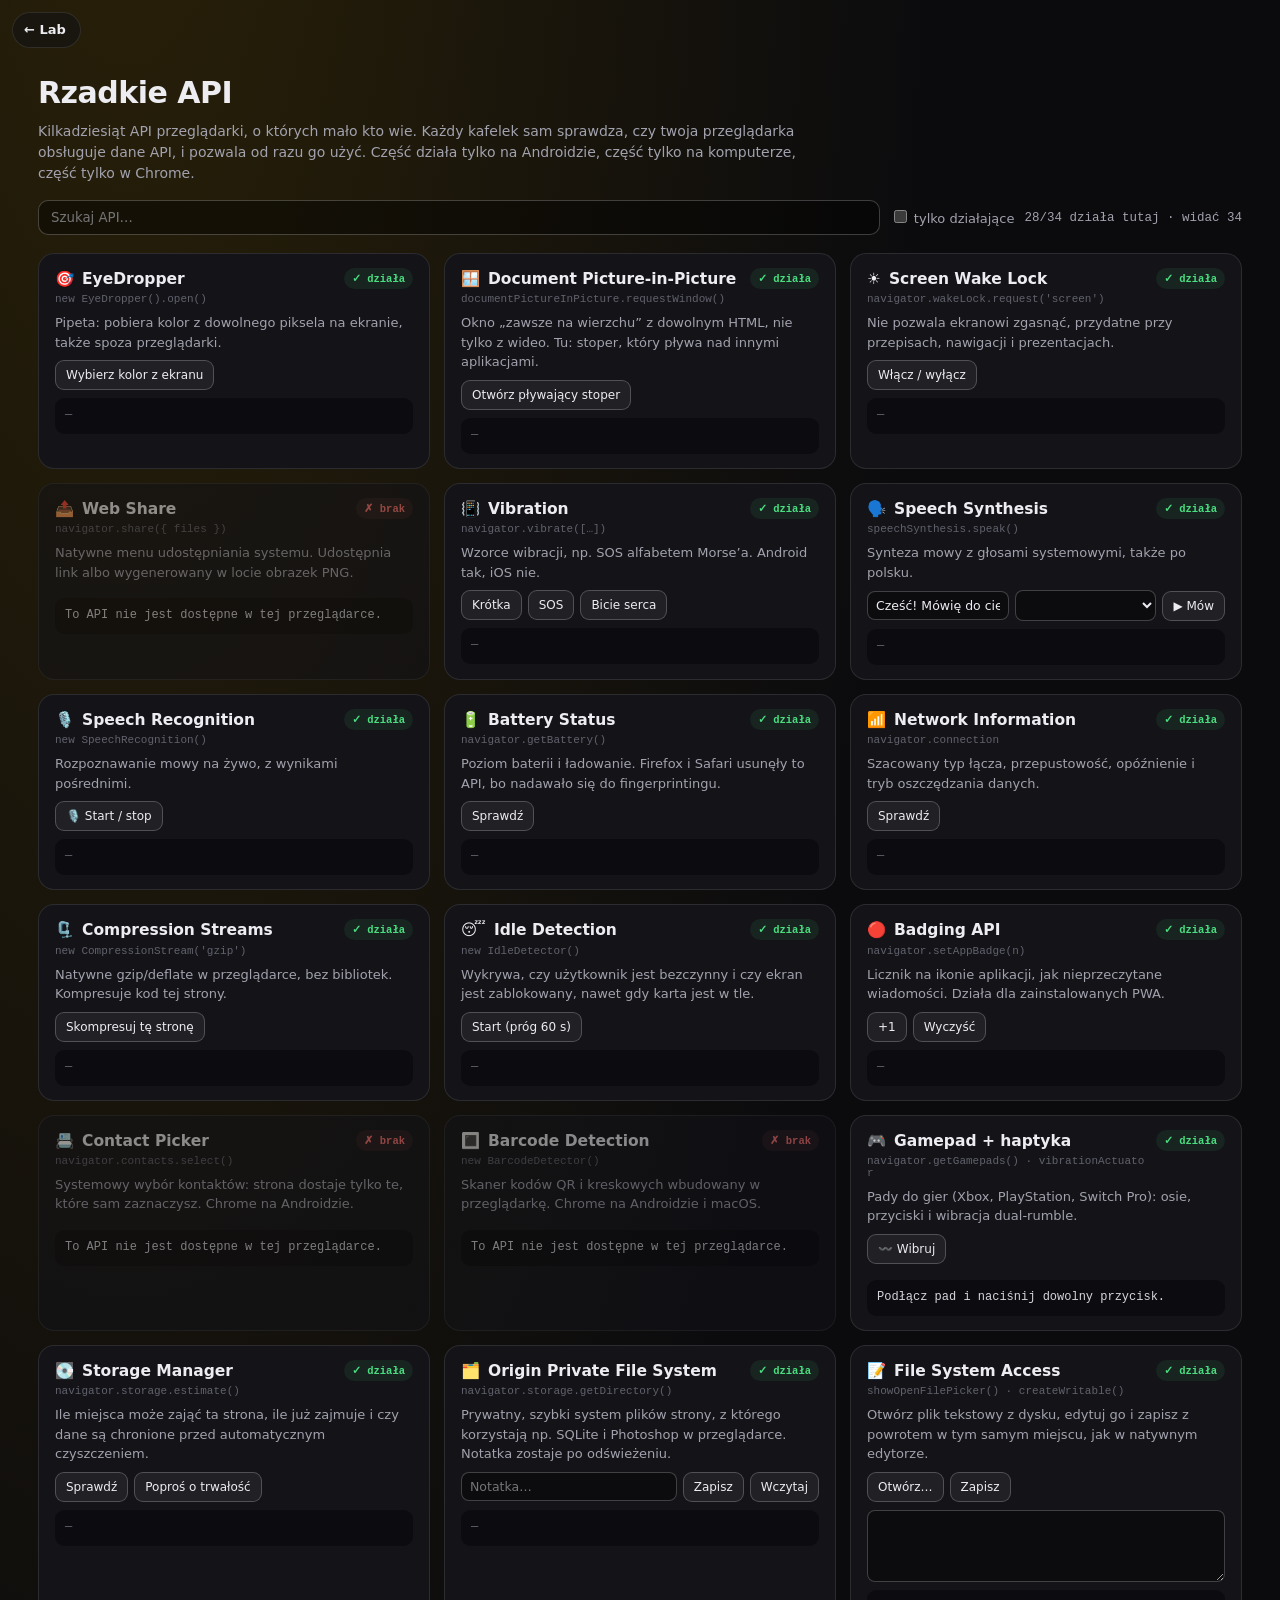
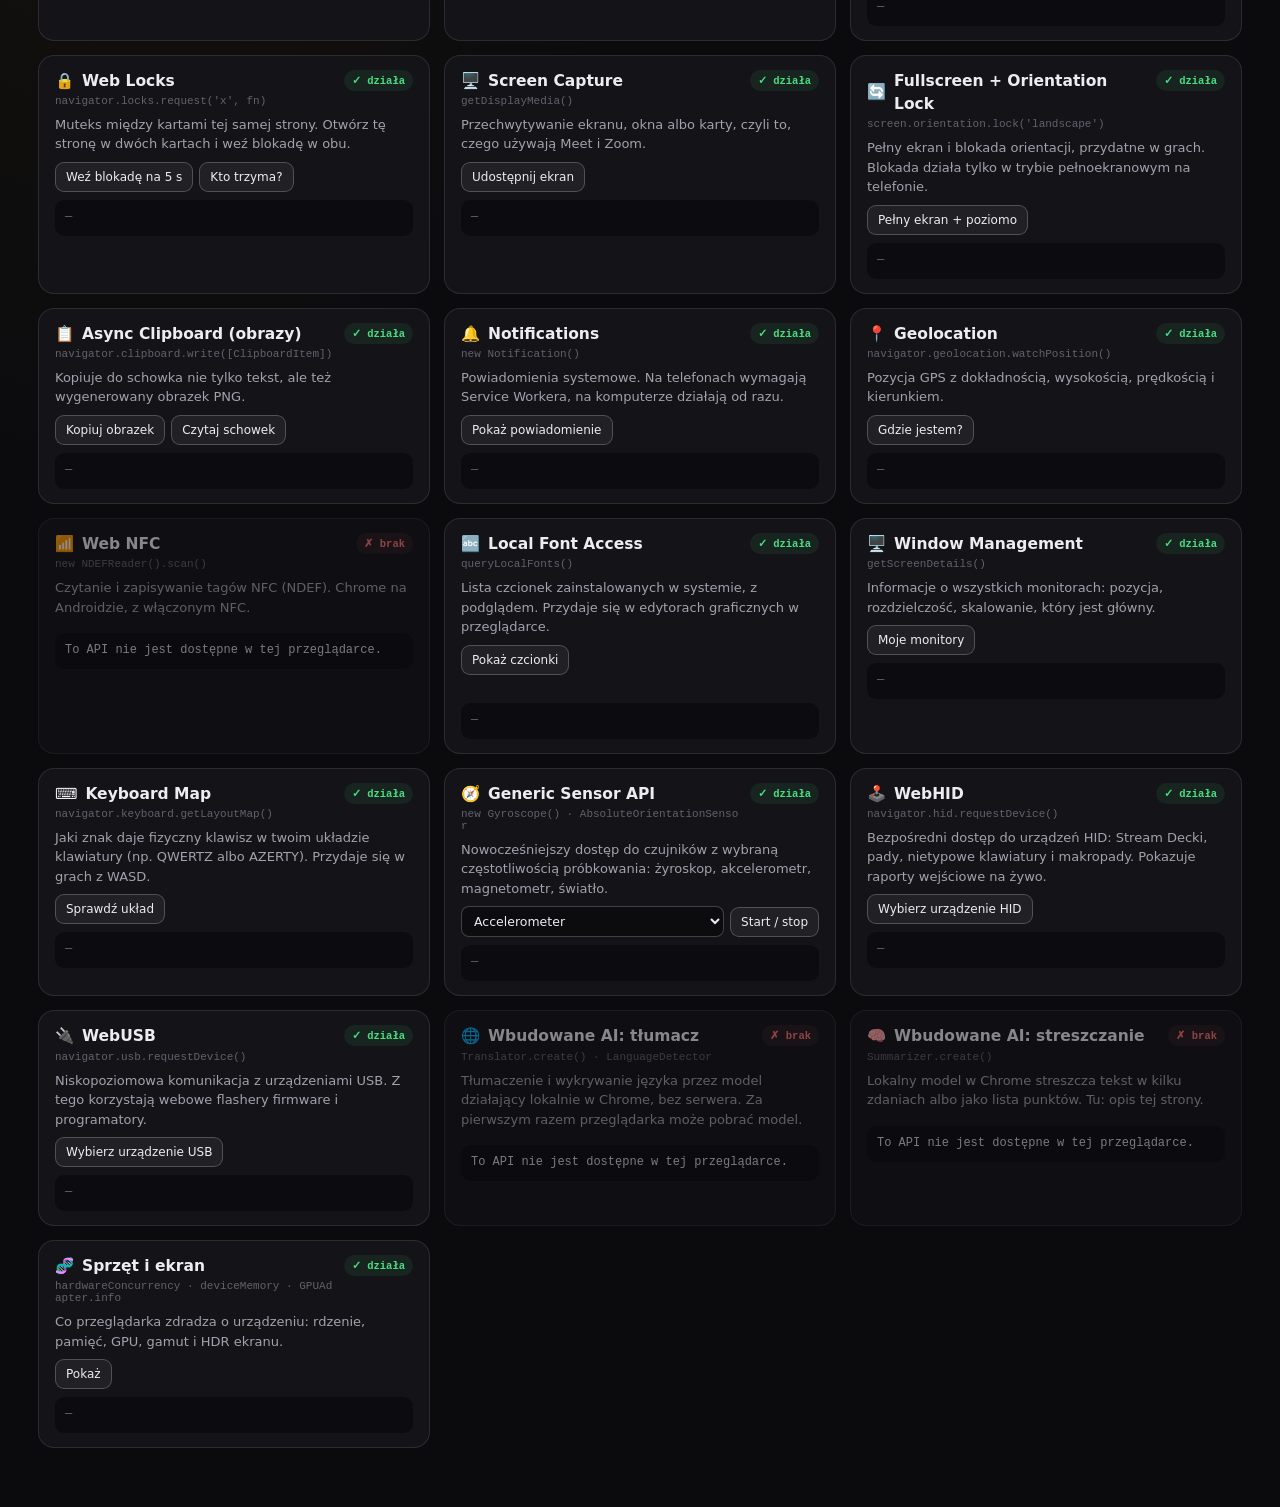
<file: lab/apis/index.html>
<!doctype html>
<html lang="pl">
<head>
<meta charset="utf-8">
<meta name="viewport" content="width=device-width,initial-scale=1,viewport-fit=cover">
<title>Rzadkie API — Web Lab</title>
<link rel="icon" href="data:image/svg+xml,<svg xmlns=%22http://www.w3.org/2000/svg%22 viewBox=%220 0 100 100%22><text y=%22.85em%22 font-size=%2290%22>🧰</text></svg>">
<link rel="stylesheet" href="../common.css">
<style>
  body { background: radial-gradient(ellipse at 10% -10%, #2a2108, #0b0b0e 50%); min-height: 100dvh; }
  .page { max-width: 1240px; margin: 0 auto; padding: 70px 18px 40px; }
  h1 { font-size: 30px; margin: 0 0 6px; letter-spacing: -.5px; view-transition-name: lab-title; }
  .lead { color: var(--dim); margin: 0 0 16px; max-width: 760px; }
  .tools { display: flex; gap: 10px; flex-wrap: wrap; align-items: center; margin-bottom: 18px; }
  .tools input[type=search] { flex: 1; min-width: 200px; font: 14px inherit; font-family: inherit; color: var(--text); background: rgba(0,0,0,.4); border: 1px solid var(--border-strong); border-radius: 10px; padding: 9px 12px; }
  .tools .count { font: 12.5px var(--mono); color: var(--dim); }
  .grid { display: grid; grid-template-columns: repeat(auto-fill, minmax(330px, 1fr)); gap: 14px; }
  .t { background: #131318; border: 1px solid var(--border); border-radius: 16px; padding: 14px 16px; display: flex; flex-direction: column; gap: 8px; min-width: 0; }
  .t.off { opacity: .55; }
  .t.hide { display: none; }
  .t header { display: flex; justify-content: space-between; align-items: flex-start; gap: 8px; }
  .t h3 { margin: 0; font-size: 15.5px; display: flex; gap: 8px; align-items: center; }
  .t .api { font: 11px var(--mono); color: var(--dimmer); margin-top: 2px; word-break: break-all; }
  .t .sup { font: 600 10.5px var(--mono); padding: 4px 8px; border-radius: 100px; white-space: nowrap; }
  .t .sup.ok { color: var(--ok); background: rgba(74,222,128,.08); }
  .t .sup.no { color: var(--bad); background: rgba(248,113,113,.08); }
  .t p { margin: 0; color: var(--dim); font-size: 13px; }
  .ctl { display: flex; gap: 6px; flex-wrap: wrap; align-items: center; }
  .ctl .btn { padding: 7px 10px; font-size: 12px; }
  .ctl input[type=text], .ctl select { flex: 1; min-width: 120px; padding: 6px 8px; font-size: 12.5px; }
  .out { font: 12px/1.5 var(--mono); color: #d4d4dc; background: rgba(0,0,0,.35); border-radius: 9px; padding: 8px 10px; min-height: 36px; white-space: pre-wrap; word-break: break-word; max-height: 240px; overflow: auto; }
  .out:empty::before { content: "—"; color: var(--dimmer); }
  .out .e { color: var(--bad); }
  .swatch { display: inline-block; width: 18px; height: 18px; border-radius: 5px; vertical-align: middle; margin-right: 6px; border: 1px solid rgba(255,255,255,.3); }
  video.mini { width: 100%; max-height: 180px; border-radius: 10px; background: #000; display: none; object-fit: cover; }
  .pad { display: flex; gap: 4px; flex-wrap: wrap; margin-top: 4px; }
  .pad span { width: 22px; height: 22px; border-radius: 6px; background: rgba(255,255,255,.08); font-size: 10px; display: grid; place-items: center; }
  .pad span.on { background: var(--accent); color: #000; }
  .axis { height: 6px; background: rgba(255,255,255,.08); border-radius: 3px; margin: 3px 0; position: relative; }
  .axis i { position: absolute; top: 0; bottom: 0; left: 50%; width: 4px; margin-left: -2px; background: #fbbf24; border-radius: 2px; }
</style>
</head>
<body>
<a class="lab-back" href="../">← Lab</a>
<div class="page">
  <h1>Rzadkie API</h1>
  <p class="lead">Kilkadziesiąt API przeglądarki, o których mało kto wie. Każdy kafelek sam sprawdza, czy twoja przeglądarka obsługuje dane API, i pozwala od razu go użyć. Część działa tylko na Androidzie, część tylko na komputerze, część tylko w Chrome.</p>
  <div class="tools">
    <input type="search" id="q" placeholder="Szukaj API…">
    <label style="font-size:13px;color:var(--dim)"><input type="checkbox" id="onlyOk"> tylko działające</label>
    <span class="count" id="count"></span>
  </div>
  <div class="grid" id="grid"></div>
</div>

<script src="../common.js"></script>
<script>
const TILES = [];
const tile = o => TILES.push(o);
const btn = (c, label, fn, cls = '') => { const b = document.createElement('button'); b.className = 'btn ' + cls; b.textContent = label; b.onclick = async () => { try { await fn(b); } catch (e) { fail(c.out, e); } }; c.appendChild(b); return b; };
const input = (c, ph, val = '') => { const i = document.createElement('input'); i.type = 'text'; i.placeholder = ph; i.value = val; c.appendChild(i); return i; };
const say = (out, t) => { out.textContent = t; };
const fail = (out, e) => { out.innerHTML = ''; const s = document.createElement('span'); s.className = 'e'; s.textContent = (e && (e.name ? e.name + ': ' : '') + (e.message || e)) || 'błąd'; out.appendChild(s); };
const sleep = ms => new Promise(r => setTimeout(r, ms));

// ============ kafelki ============
tile({ name: 'EyeDropper', icon: '🎯', api: 'new EyeDropper().open()', desc: 'Pipeta: pobiera kolor z dowolnego piksela na ekranie, także spoza przeglądarki.',
  ok: () => 'EyeDropper' in window,
  ui: c => btn(c, 'Wybierz kolor z ekranu', async () => {
    const { sRGBHex } = await new EyeDropper().open();
    c.out.innerHTML = `<span class="swatch" style="background:${sRGBHex}"></span>${sRGBHex}`;
    navigator.clipboard?.writeText(sRGBHex).catch(() => {});
  }) });

tile({ name: 'Document Picture-in-Picture', icon: '🪟', api: 'documentPictureInPicture.requestWindow()', desc: 'Okno „zawsze na wierzchu” z dowolnym HTML, nie tylko z wideo. Tu: stoper, który pływa nad innymi aplikacjami.',
  ok: () => 'documentPictureInPicture' in window,
  ui: c => btn(c, 'Otwórz pływający stoper', async () => {
    const win = await documentPictureInPicture.requestWindow({ width: 280, height: 150 });
    win.document.body.style.cssText = 'margin:0;display:grid;place-items:center;height:100vh;background:#0b0b0e;color:#fff;font:700 42px ui-monospace,monospace';
    const d = win.document.createElement('div'); win.document.body.appendChild(d);
    const t0 = performance.now();
    const tick = () => { if (win.closed) return; const s = (performance.now() - t0) / 1000; d.textContent = `${Math.floor(s / 60)}:${(s % 60).toFixed(1).padStart(4, '0')}`; win.requestAnimationFrame(tick); };
    tick();
    say(c.out, 'Okno otwarte. Przełącz się do innej aplikacji, a stoper zostanie na wierzchu.');
    win.addEventListener('pagehide', () => say(c.out, 'Zamknięto okno PiP.'));
  }) });

tile({ name: 'Screen Wake Lock', icon: '☀️', api: "navigator.wakeLock.request('screen')", desc: 'Nie pozwala ekranowi zgasnąć, przydatne przy przepisach, nawigacji i prezentacjach.',
  ok: () => 'wakeLock' in navigator,
  ui: c => { let lock = null; btn(c, 'Włącz / wyłącz', async b => {
    if (lock) { await lock.release(); lock = null; b.classList.remove('on'); return; }
    lock = await navigator.wakeLock.request('screen'); b.classList.add('on');
    say(c.out, 'Blokada aktywna: ekran nie zgaśnie, dopóki karta jest widoczna.');
    lock.addEventListener('release', () => { say(c.out, 'Blokada zwolniona.'); b.classList.remove('on'); lock = null; });
  }); } });

tile({ name: 'Web Share', icon: '📤', api: 'navigator.share({ files })', desc: 'Natywne menu udostępniania systemu. Udostępnia link albo wygenerowany w locie obrazek PNG.',
  ok: () => 'share' in navigator,
  ui: c => {
    btn(c, 'Udostępnij link', () => navigator.share({ title: 'Web Lab', text: 'Eksperymenty z rzadkimi API przeglądarki', url: location.href.replace(/apis\/?$/, '') }));
    btn(c, 'Udostępnij obrazek', async () => {
      const cv = document.createElement('canvas'); cv.width = 600; cv.height = 300; const x = cv.getContext('2d');
      const g = x.createLinearGradient(0, 0, 600, 300); g.addColorStop(0, '#8b7bff'); g.addColorStop(1, '#ff5f8f'); x.fillStyle = g; x.fillRect(0, 0, 600, 300);
      x.fillStyle = '#fff'; x.font = '800 64px system-ui'; x.fillText('Web Lab 🧪', 40, 170);
      const file = new File([await new Promise(r => cv.toBlob(r))], 'weblab.png', { type: 'image/png' });
      if (!navigator.canShare?.({ files: [file] })) throw new Error('Ta przeglądarka nie udostępnia plików');
      await navigator.share({ files: [file], title: 'Web Lab' });
    });
  } });

tile({ name: 'Vibration', icon: '📳', api: 'navigator.vibrate([…])', desc: 'Wzorce wibracji, np. SOS alfabetem Morse’a. Android tak, iOS nie.',
  ok: () => 'vibrate' in navigator,
  ui: c => {
    btn(c, 'Krótka', () => navigator.vibrate(40));
    btn(c, 'SOS', () => navigator.vibrate([100, 60, 100, 60, 100, 200, 300, 60, 300, 60, 300, 200, 100, 60, 100, 60, 100]));
    btn(c, 'Bicie serca', () => navigator.vibrate([80, 120, 160, 600, 80, 120, 160]));
  } });

tile({ name: 'Speech Synthesis', icon: '🗣️', api: 'speechSynthesis.speak()', desc: 'Synteza mowy z głosami systemowymi, także po polsku.',
  ok: () => 'speechSynthesis' in window,
  ui: c => {
    const t = input(c, 'Tekst do przeczytania', 'Cześć! Mówię do ciebie z przeglądarki.');
    const sel = document.createElement('select'); c.appendChild(sel);
    const fill = () => { const vs = speechSynthesis.getVoices(); sel.innerHTML = vs.map((v, i) => `<option value="${i}" ${v.lang.startsWith('pl') ? 'selected' : ''}>${v.name} (${v.lang})</option>`).join(''); };
    fill(); speechSynthesis.onvoiceschanged = fill;
    btn(c, '▶ Mów', () => { const u = new SpeechSynthesisUtterance(t.value); const v = speechSynthesis.getVoices()[sel.value]; if (v) { u.voice = v; u.lang = v.lang; } speechSynthesis.speak(u); say(c.out, `Głosów w systemie: ${speechSynthesis.getVoices().length}`); });
  } });

tile({ name: 'Speech Recognition', icon: '🎙️', api: 'new SpeechRecognition()', desc: 'Rozpoznawanie mowy na żywo, z wynikami pośrednimi.',
  ok: () => 'SpeechRecognition' in window || 'webkitSpeechRecognition' in window,
  ui: c => { let rec = null; btn(c, '🎙️ Start / stop', b => {
    if (rec) { rec.stop(); return; }
    const SR = window.SpeechRecognition || window.webkitSpeechRecognition;
    rec = new SR(); rec.lang = 'pl-PL'; rec.interimResults = true; rec.continuous = true;
    let final = '';
    rec.onresult = e => { let interim = ''; for (let i = e.resultIndex; i < e.results.length; i++) { const r = e.results[i]; if (r.isFinal) final += r[0].transcript + ' '; else interim += r[0].transcript; } c.out.textContent = final + (interim ? '… ' + interim : ''); };
    rec.onerror = e => fail(c.out, e.error);
    rec.onend = () => { b.classList.remove('on'); rec = null; };
    rec.start(); b.classList.add('on'); say(c.out, 'Mów…');
  }); } });

tile({ name: 'Battery Status', icon: '🔋', api: 'navigator.getBattery()', desc: 'Poziom baterii i ładowanie. Firefox i Safari usunęły to API, bo nadawało się do fingerprintingu.',
  ok: () => 'getBattery' in navigator,
  ui: c => btn(c, 'Sprawdź', async () => {
    const b = await navigator.getBattery();
    const show = () => say(c.out, `poziom: ${Math.round(b.level * 100)}%\nładowanie: ${b.charging ? 'tak' : 'nie'}\n${b.charging ? 'do pełna' : 'do rozładowania'}: ${(b.charging ? b.chargingTime : b.dischargingTime) === Infinity ? '∞' : Math.round((b.charging ? b.chargingTime : b.dischargingTime) / 60) + ' min'}`);
    show(); b.onlevelchange = b.onchargingchange = show;
  }) });

tile({ name: 'Network Information', icon: '📶', api: 'navigator.connection', desc: 'Szacowany typ łącza, przepustowość, opóźnienie i tryb oszczędzania danych.',
  ok: () => 'connection' in navigator,
  ui: c => { const show = () => { const n = navigator.connection; say(c.out, `typ: ${n.effectiveType}${n.type ? ' (' + n.type + ')' : ''}\ndownlink: ~${n.downlink} Mb/s\nRTT: ~${n.rtt} ms\nsaveData: ${n.saveData}\nonline: ${navigator.onLine}`); };
    btn(c, 'Sprawdź', () => { show(); navigator.connection.onchange = show; }); } });

tile({ name: 'Compression Streams', icon: '🗜️', api: "new CompressionStream('gzip')", desc: 'Natywne gzip/deflate w przeglądarce, bez bibliotek. Kompresuje kod tej strony.',
  ok: () => 'CompressionStream' in window,
  ui: c => btn(c, 'Skompresuj tę stronę', async () => {
    const html = document.documentElement.outerHTML;
    const raw = new TextEncoder().encode(html);
    const res = {};
    for (const fmt of ['gzip', 'deflate', 'deflate-raw']) {
      const t0 = performance.now();
      const buf = await new Response(new Blob([raw]).stream().pipeThrough(new CompressionStream(fmt))).arrayBuffer();
      res[fmt] = [buf.byteLength, performance.now() - t0];
    }
    say(c.out, `oryginał: ${(raw.length / 1024).toFixed(1)} KB\n` + Object.entries(res).map(([k, [n, t]]) => `${k.padEnd(11)} ${(n / 1024).toFixed(1)} KB  (${(n / raw.length * 100).toFixed(0)}%, ${t.toFixed(1)} ms)`).join('\n'));
  }) });

tile({ name: 'Idle Detection', icon: '😴', api: 'new IdleDetector()', desc: 'Wykrywa, czy użytkownik jest bezczynny i czy ekran jest zablokowany, nawet gdy karta jest w tle.',
  ok: () => 'IdleDetector' in window,
  ui: c => btn(c, 'Start (próg 60 s)', async () => {
    if ((await IdleDetector.requestPermission()) !== 'granted') throw new Error('Brak zgody');
    const d = new IdleDetector();
    d.addEventListener('change', () => say(c.out, `użytkownik: ${d.userState}\nekran: ${d.screenState}\n${new Date().toLocaleTimeString()}`));
    await d.start({ threshold: 60000 });
    say(c.out, 'Nasłuchuję… Zostaw komputer na minutę albo zablokuj ekran.');
  }) });

tile({ name: 'Badging API', icon: '🔴', api: 'navigator.setAppBadge(n)', desc: 'Licznik na ikonie aplikacji, jak nieprzeczytane wiadomości. Działa dla zainstalowanych PWA.',
  ok: () => 'setAppBadge' in navigator,
  ui: c => { let n = 0;
    btn(c, '+1', async () => { await navigator.setAppBadge(++n); say(c.out, `badge = ${n}`); });
    btn(c, 'Wyczyść', async () => { n = 0; await navigator.clearAppBadge(); say(c.out, 'wyczyszczono'); }); } });

tile({ name: 'Contact Picker', icon: '📇', api: 'navigator.contacts.select()', desc: 'Systemowy wybór kontaktów: strona dostaje tylko te, które sam zaznaczysz. Chrome na Androidzie.',
  ok: () => 'contacts' in navigator && 'ContactsManager' in window,
  ui: c => btn(c, 'Wybierz kontakty', async () => {
    const props = await navigator.contacts.getProperties();
    const list = await navigator.contacts.select(props, { multiple: true });
    say(c.out, list.map(x => `${x.name?.[0] || '?'}  ${x.tel?.[0] || ''}  ${x.email?.[0] || ''}`).join('\n') || 'nic nie wybrano');
  }) });

tile({ name: 'Barcode Detection', icon: '🔳', api: 'new BarcodeDetector()', desc: 'Skaner kodów QR i kreskowych wbudowany w przeglądarkę. Chrome na Androidzie i macOS.',
  ok: () => 'BarcodeDetector' in window,
  ui: c => { let stream = null; const v = document.createElement('video'); v.className = 'mini'; v.playsInline = true; v.muted = true; c.parentElement.insertBefore(v, c.out);
    btn(c, '📷 Skanuj', async b => {
      if (stream) { stream.getTracks().forEach(t => t.stop()); stream = null; v.style.display = 'none'; b.classList.remove('on'); return; }
      const formats = await BarcodeDetector.getSupportedFormats();
      const det = new BarcodeDetector({ formats });
      stream = await navigator.mediaDevices.getUserMedia({ video: { facingMode: 'environment' } });
      v.srcObject = stream; v.style.display = 'block'; await v.play(); b.classList.add('on');
      say(c.out, `formaty: ${formats.join(', ')}\nCeluj w kod…`);
      while (stream) { const codes = await det.detect(v).catch(() => []); if (codes.length) say(c.out, codes.map(k => `[${k.format}] ${k.rawValue}`).join('\n')); await sleep(250); }
    }); } });

tile({ name: 'Gamepad + haptyka', icon: '🎮', api: 'navigator.getGamepads() · vibrationActuator', desc: 'Pady do gier (Xbox, PlayStation, Switch Pro): osie, przyciski i wibracja dual-rumble.',
  ok: () => 'getGamepads' in navigator,
  ui: c => {
    const view = document.createElement('div'); c.parentElement.insertBefore(view, c.out);
    say(c.out, 'Podłącz pad i naciśnij dowolny przycisk.');
    const loop = () => {
      const pads = [...navigator.getGamepads()].filter(Boolean);
      if (pads.length) {
        const p = pads[0];
        view.innerHTML = `<div style="font:12px var(--mono);color:var(--dim)">${p.id.slice(0, 60)}</div>` +
          p.axes.slice(0, 4).map(a => `<div class="axis"><i style="left:${(a + 1) * 50}%"></i></div>`).join('') +
          `<div class="pad">${p.buttons.map((b, i) => `<span class="${b.pressed ? 'on' : ''}">${i}</span>`).join('')}</div>`;
      }
      requestAnimationFrame(loop);
    };
    loop();
    btn(c, '〰️ Wibruj', async () => {
      const p = [...navigator.getGamepads()].find(Boolean);
      if (!p) throw new Error('Brak pada');
      if (!p.vibrationActuator) throw new Error('Ten pad nie zgłasza wibracji');
      await p.vibrationActuator.playEffect('dual-rumble', { duration: 600, strongMagnitude: 1, weakMagnitude: 0.6 });
    });
  } });

tile({ name: 'Storage Manager', icon: '💽', api: 'navigator.storage.estimate()', desc: 'Ile miejsca może zająć ta strona, ile już zajmuje i czy dane są chronione przed automatycznym czyszczeniem.',
  ok: () => 'storage' in navigator && 'estimate' in navigator.storage,
  ui: c => {
    btn(c, 'Sprawdź', async () => { const e = await navigator.storage.estimate(); say(c.out, `zajęte: ${(e.usage / 1048576).toFixed(2)} MB\nlimit: ${(e.quota / 1073741824).toFixed(1)} GB\ntrwałe: ${await navigator.storage.persisted?.()}`); });
    btn(c, 'Poproś o trwałość', async () => say(c.out, `persist() → ${await navigator.storage.persist()}`));
  } });

tile({ name: 'Origin Private File System', icon: '🗂️', api: 'navigator.storage.getDirectory()', desc: 'Prywatny, szybki system plików strony, z którego korzystają np. SQLite i Photoshop w przeglądarce. Notatka zostaje po odświeżeniu.',
  ok: () => 'storage' in navigator && 'getDirectory' in navigator.storage,
  ui: c => {
    const t = input(c, 'Notatka…');
    btn(c, 'Zapisz', async () => { const dir = await navigator.storage.getDirectory(); const fh = await dir.getFileHandle('notatka.txt', { create: true }); const w = await fh.createWritable(); await w.write(t.value); await w.close(); say(c.out, `zapisano ${t.value.length} znaków do OPFS/notatka.txt`); });
    btn(c, 'Wczytaj', async () => { const dir = await navigator.storage.getDirectory(); const fh = await dir.getFileHandle('notatka.txt'); const f = await fh.getFile(); t.value = await f.text(); say(c.out, `wczytano (${f.size} B, zmieniono ${new Date(f.lastModified).toLocaleString()})`); });
  } });

tile({ name: 'File System Access', icon: '📝', api: 'showOpenFilePicker() · createWritable()', desc: 'Otwórz plik tekstowy z dysku, edytuj go i zapisz z powrotem w tym samym miejscu, jak w natywnym edytorze.',
  ok: () => 'showOpenFilePicker' in window,
  ui: c => { let handle = null; const ta = document.createElement('textarea'); ta.rows = 4; ta.style.width = '100%'; c.parentElement.insertBefore(ta, c.out);
    btn(c, 'Otwórz…', async () => { [handle] = await showOpenFilePicker({ types: [{ description: 'Tekst', accept: { 'text/*': ['.txt', '.md', '.ino', '.c', '.h', '.json', '.csv', '.js'] } }] }); const f = await handle.getFile(); ta.value = await f.text(); say(c.out, `${f.name} · ${f.size} B`); });
    btn(c, 'Zapisz', async () => { if (!handle) throw new Error('Najpierw otwórz plik'); const w = await handle.createWritable(); await w.write(ta.value); await w.close(); say(c.out, `zapisano ${handle.name}`); });
  } });

tile({ name: 'Web Locks', icon: '🔒', api: "navigator.locks.request('x', fn)", desc: 'Muteks między kartami tej samej strony. Otwórz tę stronę w dwóch kartach i weź blokadę w obu.',
  ok: () => 'locks' in navigator,
  ui: c => {
    btn(c, 'Weź blokadę na 5 s', async () => {
      say(c.out, 'czekam na blokadę…');
      await navigator.locks.request('weblab-demo', async () => { for (let i = 5; i > 0; i--) { say(c.out, `🔒 trzymam blokadę: ${i} s`); await sleep(1000); } });
      say(c.out, '🔓 zwolniona');
    });
    btn(c, 'Kto trzyma?', async () => { const s = await navigator.locks.query(); say(c.out, `trzymane: ${s.held.length}, w kolejce: ${s.pending.length}`); });
  } });

tile({ name: 'Screen Capture', icon: '🖥️', api: 'getDisplayMedia()', desc: 'Przechwytywanie ekranu, okna albo karty, czyli to, czego używają Meet i Zoom.',
  ok: () => !!navigator.mediaDevices?.getDisplayMedia,
  ui: c => { const v = document.createElement('video'); v.className = 'mini'; v.muted = true; v.playsInline = true; c.parentElement.insertBefore(v, c.out); let s = null;
    btn(c, 'Udostępnij ekran', async b => {
      if (s) { s.getTracks().forEach(t => t.stop()); s = null; v.style.display = 'none'; return; }
      s = await navigator.mediaDevices.getDisplayMedia({ video: true, audio: false });
      v.srcObject = s; v.style.display = 'block'; await v.play();
      const st = s.getVideoTracks()[0].getSettings(); say(c.out, `${st.width}×${st.height} @ ${Math.round(st.frameRate || 0)} fps · ${st.displaySurface || ''}`);
      s.getVideoTracks()[0].onended = () => { s = null; v.style.display = 'none'; };
    }); } });

tile({ name: 'Fullscreen + Orientation Lock', icon: '🔄', api: "screen.orientation.lock('landscape')", desc: 'Pełny ekran i blokada orientacji, przydatne w grach. Blokada działa tylko w trybie pełnoekranowym na telefonie.',
  ok: () => 'requestFullscreen' in document.documentElement,
  ui: c => btn(c, 'Pełny ekran + poziomo', async () => {
    await document.documentElement.requestFullscreen();
    try { await screen.orientation.lock('landscape'); say(c.out, 'zablokowano: landscape'); } catch (e) { say(c.out, 'pełny ekran ✓, blokada orientacji: ' + e.message); }
  }) });

tile({ name: 'Async Clipboard (obrazy)', icon: '📋', api: 'navigator.clipboard.write([ClipboardItem])', desc: 'Kopiuje do schowka nie tylko tekst, ale też wygenerowany obrazek PNG.',
  ok: () => !!navigator.clipboard?.write && 'ClipboardItem' in window,
  ui: c => {
    btn(c, 'Kopiuj obrazek', async () => {
      const cv = document.createElement('canvas'); cv.width = 320; cv.height = 160; const x = cv.getContext('2d');
      const g = x.createLinearGradient(0, 0, 320, 0); g.addColorStop(0, '#14b8a6'); g.addColorStop(1, '#d946ef'); x.fillStyle = g; x.fillRect(0, 0, 320, 160);
      x.fillStyle = '#fff'; x.font = '700 30px system-ui'; x.fillText('Ze schowka! 📋', 24, 92);
      await navigator.clipboard.write([new ClipboardItem({ 'image/png': new Promise(r => cv.toBlob(r)) })]);
      say(c.out, 'Skopiowano PNG – wklej w czacie albo w Paincie (Ctrl+V)');
    });
    btn(c, 'Czytaj schowek', async () => { const items = await navigator.clipboard.read(); say(c.out, items.map(i => i.types.join(', ')).join('\n')); });
  } });

tile({ name: 'Notifications', icon: '🔔', api: 'new Notification()', desc: 'Powiadomienia systemowe. Na telefonach wymagają Service Workera, na komputerze działają od razu.',
  ok: () => 'Notification' in window,
  ui: c => btn(c, 'Pokaż powiadomienie', async () => {
    const p = await Notification.requestPermission();
    if (p !== 'granted') throw new Error('Brak zgody: ' + p);
    new Notification('Web Lab 🧪', { body: 'Powiadomienie prosto z przeglądarki', tag: 'weblab' });
    say(c.out, 'wysłano');
  }) });

tile({ name: 'Geolocation', icon: '📍', api: 'navigator.geolocation.watchPosition()', desc: 'Pozycja GPS z dokładnością, wysokością, prędkością i kierunkiem.',
  ok: () => 'geolocation' in navigator,
  ui: c => btn(c, 'Gdzie jestem?', () => new Promise((res, rej) => navigator.geolocation.getCurrentPosition(p => {
    const k = p.coords;
    say(c.out, `${k.latitude.toFixed(5)}, ${k.longitude.toFixed(5)}\n± ${Math.round(k.accuracy)} m${k.altitude != null ? `\nwysokość: ${Math.round(k.altitude)} m` : ''}${k.speed != null ? `\nprędkość: ${(k.speed * 3.6).toFixed(1)} km/h` : ''}`);
    res();
  }, rej, { enableHighAccuracy: true, timeout: 15000 }))) });

tile({ name: 'Web NFC', icon: '📶', api: 'new NDEFReader().scan()', desc: 'Czytanie i zapisywanie tagów NFC (NDEF). Chrome na Androidzie, z włączonym NFC.',
  ok: () => 'NDEFReader' in window,
  ui: c => {
    btn(c, 'Skanuj tag', async () => {
      const r = new NDEFReader(); await r.scan(); say(c.out, 'Przyłóż tag NFC do telefonu…');
      r.onreading = ({ serialNumber, message }) => say(c.out, `S/N: ${serialNumber}\n` + message.records.map(rec => `[${rec.recordType}] ${rec.data ? new TextDecoder(rec.encoding || 'utf-8').decode(rec.data) : ''}`).join('\n'));
    });
    btn(c, 'Zapisz link do Lab', async () => { await new NDEFReader().write({ records: [{ recordType: 'url', data: location.href.replace(/apis\/?$/, '') }] }); say(c.out, 'Zapisano URL na tagu ✓'); });
  } });

tile({ name: 'Local Font Access', icon: '🔤', api: 'queryLocalFonts()', desc: 'Lista czcionek zainstalowanych w systemie, z podglądem. Przydaje się w edytorach graficznych w przeglądarce.',
  ok: () => 'queryLocalFonts' in window,
  ui: c => { const sel = document.createElement('select'); sel.hidden = true; const prev = document.createElement('div'); prev.style.cssText = 'font-size:26px;padding:6px 2px;'; c.parentElement.insertBefore(prev, c.out);
    btn(c, 'Pokaż czcionki', async () => {
      const fonts = await queryLocalFonts();
      const fams = [...new Set(fonts.map(f => f.family))].sort();
      sel.innerHTML = fams.map(f => `<option>${f.replace(/</g, '')}</option>`).join(''); sel.hidden = false;
      sel.onchange = () => { prev.style.fontFamily = `"${sel.value}"`; prev.textContent = 'Zażółć gęślą jaźń 123'; };
      sel.onchange();
      say(c.out, `${fonts.length} krojów w ${fams.length} rodzinach`);
    }); c.appendChild(sel); } });

tile({ name: 'Window Management', icon: '🖥️', api: 'getScreenDetails()', desc: 'Informacje o wszystkich monitorach: pozycja, rozdzielczość, skalowanie, który jest główny.',
  ok: () => 'getScreenDetails' in window,
  ui: c => btn(c, 'Moje monitory', async () => {
    const d = await getScreenDetails();
    say(c.out, d.screens.map((s, i) => `#${i + 1} ${s.label || ''}\n   ${s.width}×${s.height} @${s.devicePixelRatio}x  pos (${s.left}, ${s.top})${s.isPrimary ? '  ★ główny' : ''}${s.isInternal ? '  wbudowany' : ''}`).join('\n'));
  }) });

tile({ name: 'Keyboard Map', icon: '⌨️', api: 'navigator.keyboard.getLayoutMap()', desc: 'Jaki znak daje fizyczny klawisz w twoim układzie klawiatury (np. QWERTZ albo AZERTY). Przydaje się w grach z WASD.',
  ok: () => !!navigator.keyboard?.getLayoutMap,
  ui: c => btn(c, 'Sprawdź układ', async () => {
    const m = await navigator.keyboard.getLayoutMap();
    say(c.out, ['KeyQ', 'KeyW', 'KeyE', 'KeyA', 'KeyS', 'KeyD', 'KeyZ', 'KeyY', 'Semicolon', 'BracketLeft'].map(k => `${k.padEnd(11)} → ${m.get(k)}`).join('\n') + `\n(${m.size} klawiszy)`);
  }) });

tile({ name: 'Generic Sensor API', icon: '🧭', api: 'new Gyroscope() · AbsoluteOrientationSensor', desc: 'Nowocześniejszy dostęp do czujników z wybraną częstotliwością próbkowania: żyroskop, akcelerometr, magnetometr, światło.',
  ok: () => 'Accelerometer' in window || 'Gyroscope' in window,
  ui: c => { const sel = document.createElement('select'); c.appendChild(sel);
    const names = ['Accelerometer', 'LinearAccelerationSensor', 'GravitySensor', 'Gyroscope', 'Magnetometer', 'AbsoluteOrientationSensor', 'AmbientLightSensor'].filter(n => n in window);
    sel.innerHTML = names.map(n => `<option>${n}</option>`).join('');
    let s = null;
    btn(c, 'Start / stop', b => {
      if (s) { s.stop(); s = null; b.classList.remove('on'); return; }
      s = new window[sel.value]({ frequency: 30 });
      s.onreading = () => say(c.out, s.quaternion ? `q = [${s.quaternion.map(v => v.toFixed(3)).join(', ')}]` : s.illuminance != null ? `${s.illuminance.toFixed(0)} lx` : `x ${s.x.toFixed(3)}\ny ${s.y.toFixed(3)}\nz ${s.z.toFixed(3)}`);
      s.onerror = e => fail(c.out, e.error);
      s.start(); b.classList.add('on');
    }); } });

tile({ name: 'WebHID', icon: '🕹️', api: 'navigator.hid.requestDevice()', desc: 'Bezpośredni dostęp do urządzeń HID: Stream Decki, pady, nietypowe klawiatury i makropady. Pokazuje raporty wejściowe na żywo.',
  ok: () => 'hid' in navigator,
  ui: c => btn(c, 'Wybierz urządzenie HID', async () => {
    const [d] = await navigator.hid.requestDevice({ filters: [] });
    if (!d) return;
    await d.open();
    say(c.out, `${d.productName}\nVID:PID ${d.vendorId.toString(16)}:${d.productId.toString(16)}\nkolekcji: ${d.collections.length}`);
    d.oninputreport = e => { const b = new Uint8Array(e.data.buffer); c.out.textContent = `${d.productName}\nraport #${e.reportId}: ${[...b].map(x => x.toString(16).padStart(2, '0')).join(' ')}`; };
  }) });

tile({ name: 'WebUSB', icon: '🔌', api: 'navigator.usb.requestDevice()', desc: 'Niskopoziomowa komunikacja z urządzeniami USB. Z tego korzystają webowe flashery firmware i programatory.',
  ok: () => 'usb' in navigator,
  ui: c => btn(c, 'Wybierz urządzenie USB', async () => {
    const d = await navigator.usb.requestDevice({ filters: [] });
    say(c.out, `${d.manufacturerName || ''} ${d.productName || ''}\nVID:PID ${d.vendorId.toString(16).padStart(4, '0')}:${d.productId.toString(16).padStart(4, '0')}\nklasa ${d.deviceClass}, USB ${d.usbVersionMajor}.${d.usbVersionMinor}\nkonfiguracji: ${d.configurations.length}`);
  }) });

tile({ name: 'Wbudowane AI: tłumacz', icon: '🌐', api: 'Translator.create() · LanguageDetector', desc: 'Tłumaczenie i wykrywanie języka przez model działający lokalnie w Chrome, bez serwera. Za pierwszym razem przeglądarka może pobrać model.',
  ok: () => 'Translator' in self || 'LanguageDetector' in self,
  ui: c => { const t = input(c, 'Tekst do przetłumaczenia', 'Przeglądarka potrafi dziś naprawdę dużo.'); const sel = document.createElement('select'); sel.innerHTML = '<option value="en">→ angielski</option><option value="de">→ niemiecki</option><option value="uk">→ ukraiński</option><option value="ja">→ japoński</option>'; c.appendChild(sel);
    btn(c, 'Tłumacz', async () => {
      let src = 'pl';
      if ('LanguageDetector' in self) { const d = await LanguageDetector.create(); const [top] = await d.detect(t.value); if (top) src = top.detectedLanguage; say(c.out, `wykryto: ${src} (${(top.confidence * 100).toFixed(0)}%)…`); }
      if (!('Translator' in self)) return;
      const opts = { sourceLanguage: src, targetLanguage: sel.value };
      const av = await Translator.availability(opts);
      if (av === 'unavailable') throw new Error(`para ${src}→${sel.value} niedostępna`);
      const tr = await Translator.create({ ...opts, monitor(m) { m.addEventListener('downloadprogress', e => say(c.out, `pobieranie modelu… ${Math.round(e.loaded * 100)}%`)); } });
      say(c.out, `[${src}→${sel.value}] ` + await tr.translate(t.value));
    }); } });

tile({ name: 'Wbudowane AI: streszczanie', icon: '🧠', api: 'Summarizer.create()', desc: 'Lokalny model w Chrome streszcza tekst w kilku zdaniach albo jako lista punktów. Tu: opis tej strony.',
  ok: () => 'Summarizer' in self,
  ui: c => btn(c, 'Streść opisy kafelków', async () => {
    if ((await Summarizer.availability()) === 'unavailable') throw new Error('Model niedostępny na tym urządzeniu');
    const s = await Summarizer.create({ type: 'tldr', length: 'short', format: 'plain-text', outputLanguage: 'en', monitor(m) { m.addEventListener('downloadprogress', e => say(c.out, `pobieranie modelu… ${Math.round(e.loaded * 100)}%`)); } });
    say(c.out, await s.summarize(TILES.map(t => t.name + ': ' + t.desc).join('\n')));
  }) });

tile({ name: 'Sprzęt i ekran', icon: '🧬', api: 'hardwareConcurrency · deviceMemory · GPUAdapter.info', desc: 'Co przeglądarka zdradza o urządzeniu: rdzenie, pamięć, GPU, gamut i HDR ekranu.',
  ok: () => true,
  ui: c => btn(c, 'Pokaż', async () => {
    const L = [];
    L.push(`rdzenie CPU: ${navigator.hardwareConcurrency ?? '?'}`);
    if (navigator.deviceMemory) L.push(`RAM (zaokr.): ≥ ${navigator.deviceMemory} GB`);
    if (navigator.gpu) { const a = await navigator.gpu.requestAdapter(); if (a?.info) L.push(`GPU: ${[a.info.vendor, a.info.architecture, a.info.description].filter(Boolean).join(' / ') || '(ukryte)'}`); }
    if (navigator.userAgentData?.getHighEntropyValues) { const h = await navigator.userAgentData.getHighEntropyValues(['platform', 'platformVersion', 'architecture', 'model', 'bitness']); L.push(`system: ${h.platform} ${h.platformVersion} ${h.architecture}${h.bitness ? ' ' + h.bitness + '-bit' : ''}${h.model ? ' · ' + h.model : ''}`); }
    L.push(`ekran: ${screen.width}×${screen.height} @${devicePixelRatio}x, ${screen.colorDepth}-bit`);
    L.push(`gamut: ${matchMedia('(color-gamut: rec2020)').matches ? 'Rec.2020' : matchMedia('(color-gamut: p3)').matches ? 'Display P3' : 'sRGB'} · HDR: ${matchMedia('(dynamic-range: high)').matches ? 'tak' : 'nie'}`);
    L.push(`wskaźnik: ${matchMedia('(pointer: coarse)').matches ? 'dotyk' : 'mysz'} · hover: ${matchMedia('(hover: hover)').matches}`);
    L.push(`motyw: ${matchMedia('(prefers-color-scheme: dark)').matches ? 'ciemny' : 'jasny'} · mniej ruchu: ${matchMedia('(prefers-reduced-motion: reduce)').matches}`);
    say(c.out, L.join('\n'));
  }) });

// ============ render ============
const grid = document.getElementById('grid');
let okN = 0;
for (const t of TILES) {
  let ok = false; try { ok = !!t.ok(); } catch {}
  if (ok) okN++;
  const el = document.createElement('article');
  el.className = 't' + (ok ? '' : ' off');
  el.dataset.ok = ok;
  el.dataset.text = (t.name + ' ' + t.api + ' ' + t.desc).toLowerCase();
  el.innerHTML = `<header><div><h3><span>${t.icon}</span><span class="nm"></span></h3><div class="api"></div></div><span class="sup ${ok ? 'ok' : 'no'}">${ok ? '✓ działa' : '✗ brak'}</span></header><p></p><div class="ctl"></div><div class="out"></div>`;
  el.querySelector('.nm').textContent = t.name;
  el.querySelector('.api').textContent = t.api;
  el.querySelector('p').textContent = t.desc;
  const c = el.querySelector('.ctl');
  c.out = el.querySelector('.out');
  grid.appendChild(el);
  if (ok) { try { t.ui(c); } catch (e) { fail(c.out, e); } }
  else c.out.textContent = 'To API nie jest dostępne w tej przeglądarce.';
}
const q = document.getElementById('q'), only = document.getElementById('onlyOk');
function filter() {
  const s = q.value.toLowerCase().trim(); let vis = 0;
  grid.querySelectorAll('.t').forEach(el => { const show = (!s || el.dataset.text.includes(s)) && (!only.checked || el.dataset.ok === 'true'); el.classList.toggle('hide', !show); if (show) vis++; });
  document.getElementById('count').textContent = `${okN}/${TILES.length} działa tutaj · widać ${vis}`;
}
q.oninput = filter; only.onchange = filter; filter();
</script>
</body>
</html>
</file>
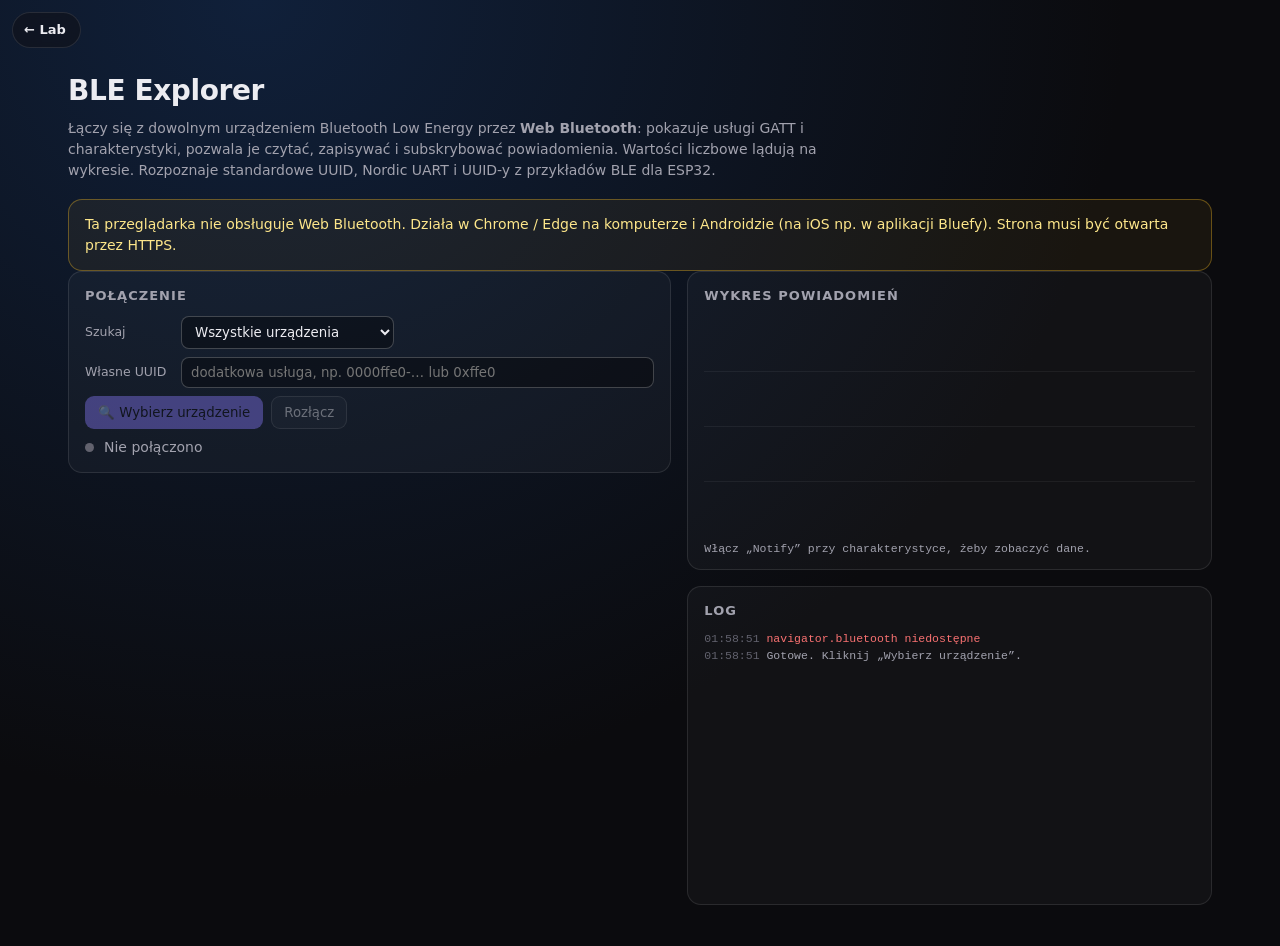
<file: lab/ble/index.html>
<!doctype html>
<html lang="pl">
<head>
<meta charset="utf-8">
<meta name="viewport" content="width=device-width,initial-scale=1,viewport-fit=cover">
<title>BLE Explorer — Web Lab</title>
<link rel="icon" href="data:image/svg+xml,<svg xmlns=%22http://www.w3.org/2000/svg%22 viewBox=%220 0 100 100%22><text y=%22.85em%22 font-size=%2290%22>📡</text></svg>">
<link rel="stylesheet" href="../common.css">
<style>
  body { background: radial-gradient(ellipse at 20% 0%, #10203a, #0b0b0e 60%); min-height: 100dvh; }
  .page { max-width: 1180px; margin: 0 auto; padding: 70px 18px 40px; }
  h1 { font-size: 28px; margin: 0 0 6px; letter-spacing: -.4px; view-transition-name: lab-title; }
  .lead { color: var(--dim); margin: 0 0 18px; max-width: 760px; }
  .layout { display: grid; grid-template-columns: minmax(0, 1.15fr) minmax(0, 1fr); gap: 16px; align-items: start; }
  .box { background: rgba(255,255,255,.03); border: 1px solid var(--border); border-radius: 14px; padding: 14px 16px; }
  .box h2 { font-size: 13px; letter-spacing: .08em; text-transform: uppercase; color: var(--dim); margin: 0 0 10px; }
  .dev { display: flex; align-items: center; gap: 10px; flex-wrap: wrap; }
  .dot { width: 9px; height: 9px; border-radius: 50%; background: var(--dimmer); }
  .dot.on { background: var(--ok); box-shadow: 0 0 8px var(--ok); }
  .svc { border: 1px solid var(--border); border-radius: 11px; margin: 10px 0; overflow: hidden; }
  .svc > header { padding: 9px 12px; background: rgba(255,255,255,.04); display: flex; justify-content: space-between; gap: 8px; flex-wrap: wrap; }
  .svc > header b { font-size: 14px; }
  .uuid { font: 11px var(--mono); color: var(--dimmer); word-break: break-all; }
  .chr { padding: 10px 12px; border-top: 1px solid var(--border); display: grid; gap: 6px; }
  .chr .top { display: flex; justify-content: space-between; gap: 8px; flex-wrap: wrap; align-items: center; }
  .props { display: flex; gap: 4px; flex-wrap: wrap; }
  .val { font: 12.5px var(--mono); color: var(--text); background: rgba(0,0,0,.3); border-radius: 8px; padding: 6px 9px; min-height: 30px; word-break: break-all; }
  .val .nice { color: #7dd3fc; font-weight: 700; margin-right: 8px; }
  .val .hex { color: var(--dim); }
  .actions { display: flex; gap: 6px; flex-wrap: wrap; align-items: center; }
  .actions .btn { padding: 6px 10px; font-size: 12px; }
  .actions input { flex: 1; min-width: 120px; padding: 5px 8px; font-size: 12px; }
  #log { font: 11.5px/1.5 var(--mono); height: 260px; overflow: auto; white-space: pre-wrap; color: var(--dim); }
  #log .t { color: var(--dimmer); }
  #log .e { color: var(--bad); }
  #log .n { color: #7dd3fc; }
  canvas#chart { width: 100%; height: 220px; display: block; }
  .legend { display: flex; gap: 10px; flex-wrap: wrap; font: 11.5px var(--mono); color: var(--dim); margin-top: 6px; }
  .legend i { display: inline-block; width: 10px; height: 3px; border-radius: 2px; margin-right: 5px; vertical-align: middle; }
  .warn { border-color: rgba(251,191,36,.35); background: rgba(251,191,36,.06); color: #fde68a; }
  @media (max-width: 860px) { .layout { grid-template-columns: 1fr; } }
</style>
</head>
<body>
<a class="lab-back" href="../">← Lab</a>
<div class="page">
  <h1>BLE Explorer</h1>
  <p class="lead">Łączy się z dowolnym urządzeniem Bluetooth Low Energy przez <b>Web Bluetooth</b>: pokazuje usługi GATT i charakterystyki, pozwala je czytać, zapisywać i subskrybować powiadomienia. Wartości liczbowe lądują na wykresie. Rozpoznaje standardowe UUID, Nordic UART i UUID-y z przykładów BLE dla ESP32.</p>

  <div class="box warn" id="unsupported" hidden>Ta przeglądarka nie obsługuje Web Bluetooth. Działa w Chrome / Edge na komputerze i Androidzie (na iOS np. w aplikacji Bluefy). Strona musi być otwarta przez HTTPS.</div>

  <div class="layout">
    <div>
      <div class="box">
        <h2>Połączenie</h2>
        <div class="row">
          <label>Szukaj</label>
          <select id="mode">
            <option value="all">Wszystkie urządzenia</option>
            <option value="name">Nazwa zaczyna się od…</option>
            <option value="hr">Pulsometry (Heart Rate)</option>
            <option value="nus">Nordic UART (ESP32, nRF)</option>
          </select>
          <input type="text" id="namePrefix" placeholder="np. ESP32" hidden style="flex:1;min-width:100px">
        </div>
        <div class="row">
          <label>Własne UUID</label>
          <input type="text" id="customUuid" placeholder="dodatkowa usługa, np. 0000ffe0-… lub 0xffe0" style="flex:1;min-width:160px">
        </div>
        <div class="row">
          <button class="btn primary" id="connect">🔍 Wybierz urządzenie</button>
          <button class="btn" id="disconnect" disabled>Rozłącz</button>
          <button class="btn" id="known" hidden>↺ Znane urządzenia</button>
        </div>
        <div class="dev" style="margin-top:6px"><span class="dot" id="dot"></span><span id="devName" style="color:var(--dim)">Nie połączono</span></div>
      </div>
      <div id="services"></div>
    </div>
    <div>
      <div class="box">
        <h2>Wykres powiadomień</h2>
        <canvas id="chart"></canvas>
        <div class="legend" id="legend"><span>Włącz „Notify” przy charakterystyce, żeby zobaczyć dane.</span></div>
      </div>
      <div class="box" style="margin-top:16px">
        <h2>Log</h2>
        <div id="log"></div>
      </div>
    </div>
  </div>
</div>

<script src="../common.js"></script>
<script>
const $ = id => document.getElementById(id);
const NUS = '6e400001-b5a3-f393-e0a9-e50e24dcca9e';
const ESP_EXAMPLE = '4fafc201-1fb5-459e-8fcc-c5c9c331914b';
const full = n => `0000${n.toString(16).padStart(4, '0')}-0000-1000-8000-00805f9b34fb`;
const SERVICES = {
  [full(0x1800)]: 'Generic Access', [full(0x180a)]: 'Device Information', [full(0x180f)]: 'Battery',
  [full(0x180d)]: 'Heart Rate', [full(0x1809)]: 'Health Thermometer', [full(0x181a)]: 'Environmental Sensing',
  [full(0x1816)]: 'Cycling Speed & Cadence', [full(0x1818)]: 'Cycling Power', [full(0x1826)]: 'Fitness Machine',
  [full(0x1814)]: 'Running Speed & Cadence', [full(0x1819)]: 'Location & Navigation', [full(0x181b)]: 'Body Composition',
  [full(0x181d)]: 'Weight Scale', [full(0x1802)]: 'Immediate Alert', [full(0x1803)]: 'Link Loss', [full(0x1804)]: 'Tx Power',
  [full(0x1805)]: 'Current Time', [full(0xffe0)]: 'HM-10 / HC-08 Serial', [full(0xfff0)]: 'Vendor (0xFFF0)',
  [NUS]: 'Nordic UART Service', [ESP_EXAMPLE]: 'ESP32 BLE (przykład Arduino)',
  '0000fe95-0000-1000-8000-00805f9b34fb': 'Xiaomi',
};
const CHARS = {
  [full(0x2a00)]: 'Device Name', [full(0x2a01)]: 'Appearance', [full(0x2a19)]: 'Battery Level',
  [full(0x2a37)]: 'Heart Rate Measurement', [full(0x2a38)]: 'Body Sensor Location', [full(0x2a29)]: 'Manufacturer Name',
  [full(0x2a24)]: 'Model Number', [full(0x2a25)]: 'Serial Number', [full(0x2a26)]: 'Firmware Revision',
  [full(0x2a27)]: 'Hardware Revision', [full(0x2a28)]: 'Software Revision', [full(0x2a23)]: 'System ID',
  [full(0x2a6e)]: 'Temperature', [full(0x2a6f)]: 'Humidity', [full(0x2a6d)]: 'Pressure', [full(0x2a1c)]: 'Temperature Measurement',
  [full(0x2a06)]: 'Alert Level', [full(0x2a07)]: 'Tx Power Level', [full(0x2a2b)]: 'Current Time', [full(0xffe1)]: 'HM-10 Data',
  '6e400002-b5a3-f393-e0a9-e50e24dcca9e': 'NUS RX (zapis do urządzenia)', '6e400003-b5a3-f393-e0a9-e50e24dcca9e': 'NUS TX (powiadomienia)',
  'beb5483e-36e1-4688-b7f5-ea07361b26a8': 'ESP32 – charakterystyka z przykładu',
};
// dekodery dla znanych charakterystyk: zwracają [tekst, liczba?]
const DECODE = {
  [full(0x2a19)]: v => [v.getUint8(0) + ' %', v.getUint8(0)],
  [full(0x2a37)]: v => { const f = v.getUint8(0), hr = f & 1 ? v.getUint16(1, true) : v.getUint8(1); return [hr + ' BPM', hr]; },
  [full(0x2a6e)]: v => { const t = v.getInt16(0, true) / 100; return [t.toFixed(2) + ' °C', t]; },
  [full(0x2a6f)]: v => { const h = v.getUint16(0, true) / 100; return [h.toFixed(1) + ' %RH', h]; },
  [full(0x2a6d)]: v => { const p = v.getUint32(0, true) / 10; return [(p / 100).toFixed(1) + ' hPa', p / 100]; },
  [full(0x2a38)]: v => [['inna', 'klatka', 'nadgarstek', 'palec', 'dłoń', 'ucho', 'stopa'][v.getUint8(0)] || '?', null],
};

let device = null, server = null;
const logEl = $('log');
function log(msg, cls = '') {
  const t = new Date().toLocaleTimeString('pl-PL', { hour12: false });
  const line = document.createElement('div');
  line.innerHTML = `<span class="t">${t}</span> `;
  const s = document.createElement('span'); s.className = cls; s.textContent = msg; line.appendChild(s);
  logEl.appendChild(line);
  while (logEl.childNodes.length > 400) logEl.firstChild.remove();
  logEl.scrollTop = logEl.scrollHeight;
}

if (!('bluetooth' in navigator)) {
  $('unsupported').hidden = false;
  $('connect').disabled = true;
  log('navigator.bluetooth niedostępne', 'e');
} else {
  navigator.bluetooth.getAvailability?.().then(a => { if (!a) log('Bluetooth jest wyłączony albo brak adaptera', 'e'); });
  if (navigator.bluetooth.getDevices) $('known').hidden = false;
}
$('mode').onchange = () => { $('namePrefix').hidden = $('mode').value !== 'name'; };

function parseUuid(s) {
  s = s.trim().toLowerCase();
  if (!s) return null;
  if (/^(0x)?[0-9a-f]{4}$/.test(s)) return full(parseInt(s.replace('0x', ''), 16));
  if (/^[0-9a-f]{8}-[0-9a-f]{4}-[0-9a-f]{4}-[0-9a-f]{4}-[0-9a-f]{12}$/.test(s)) return s;
  return null;
}

$('connect').onclick = async () => {
  const optionalServices = Object.keys(SERVICES);
  const custom = parseUuid($('customUuid').value);
  if ($('customUuid').value.trim() && !custom) return Lab.toast('Niepoprawne UUID');
  if (custom) optionalServices.push(custom);
  let opts;
  const mode = $('mode').value;
  if (mode === 'all') opts = { acceptAllDevices: true, optionalServices };
  else if (mode === 'name') opts = { filters: [{ namePrefix: $('namePrefix').value || 'ESP' }], optionalServices };
  else if (mode === 'hr') opts = { filters: [{ services: ['heart_rate'] }], optionalServices };
  else opts = { filters: [{ services: [NUS] }], optionalServices };
  try {
    const d = await navigator.bluetooth.requestDevice(opts);
    await connect(d);
  } catch (e) { log(e.message, 'e'); }
};
$('known').onclick = async () => {
  const list = await navigator.bluetooth.getDevices();
  if (!list.length) return Lab.toast('Brak wcześniej sparowanych urządzeń');
  log(`getDevices(): ${list.map(d => d.name || d.id).join(', ')}`);
  await connect(list[0]);
};
$('disconnect').onclick = () => device?.gatt.disconnect();

async function connect(d) {
  device = d;
  log(`Łączenie z ${d.name || d.id}…`);
  d.addEventListener('gattserverdisconnected', () => {
    log('Rozłączono', 'e');
    $('dot').classList.remove('on'); $('devName').textContent = (d.name || 'urządzenie') + ' (rozłączone)';
    $('disconnect').disabled = true;
  });
  server = await d.gatt.connect();
  $('dot').classList.add('on');
  $('devName').textContent = d.name || '(bez nazwy)';
  $('devName').style.color = 'var(--text)';
  $('disconnect').disabled = false;
  log('Połączono, pobieram usługi…');
  const services = await server.getPrimaryServices();
  log(`Znaleziono ${services.length} usług(i)`);
  const root = $('services');
  root.innerHTML = '';
  for (const s of services) {
    const el = document.createElement('div');
    el.className = 'box svc';
    el.style.padding = '0';
    el.innerHTML = `<header><b>${SERVICES[s.uuid] || 'Nieznana usługa'}</b><span class="uuid">${s.uuid}</span></header>`;
    root.appendChild(el);
    let chars = [];
    try { chars = await s.getCharacteristics(); } catch (e) { log(`${s.uuid}: ${e.message}`, 'e'); }
    for (const c of chars) el.appendChild(charRow(c));
  }
}

function charRow(c) {
  const p = c.properties;
  const props = ['read', 'write', 'writeWithoutResponse', 'notify', 'indicate'].filter(k => p[k]);
  const row = document.createElement('div');
  row.className = 'chr';
  row.innerHTML = `
    <div class="top"><div><b style="font-size:13px">${CHARS[c.uuid] || 'Charakterystyka'}</b><div class="uuid">${c.uuid}</div></div>
      <div class="props">${props.map(k => `<span class="chip">${k}</span>`).join('')}</div></div>
    <div class="val">—</div>
    <div class="actions"></div>`;
  const val = row.querySelector('.val'), act = row.querySelector('.actions');
  const show = v => {
    const bytes = new Uint8Array(v.buffer, v.byteOffset, v.byteLength);
    const hex = [...bytes].map(b => b.toString(16).padStart(2, '0')).join(' ');
    let text = '';
    try { text = new TextDecoder('utf-8', { fatal: true }).decode(bytes); if (/[\x00-\x08\x0e-\x1f]/.test(text)) text = ''; } catch {}
    let nice = null, num = null;
    if (DECODE[c.uuid]) { try { [nice, num] = DECODE[c.uuid](v); } catch {} }
    if (num == null && text) { const m = text.match(/-?\d+(\.\d+)?/); if (m) num = parseFloat(m[0]); }
    if (num == null && bytes.length >= 1 && bytes.length <= 4 && !text) num = bytes.length === 1 ? bytes[0] : bytes.length === 2 ? v.getInt16(0, true) : v.getInt32(0, true);
    val.innerHTML = '';
    if (nice) { const n = document.createElement('span'); n.className = 'nice'; n.textContent = nice; val.appendChild(n); }
    if (text) { const t = document.createElement('span'); t.textContent = `"${text}" `; val.appendChild(t); }
    const h = document.createElement('span'); h.className = 'hex'; h.textContent = hex ? `[${hex}]` : '[pusto]'; val.appendChild(h);
    return { num, label: nice || text || hex };
  };
  if (p.read) {
    const b = button('Czytaj', async () => {
      try { const v = await c.readValue(); const r = show(v); log(`read ${short(c)} → ${r.label}`); }
      catch (e) { log(e.message, 'e'); }
    });
    act.appendChild(b);
  }
  if (p.notify || p.indicate) {
    let on = false;
    const handler = e => { const r = show(e.target.value); log(`notify ${short(c)} → ${r.label}`, 'n'); if (r.num != null && isFinite(r.num)) pushSample(c.uuid, CHARS[c.uuid] || short(c), r.num); };
    const b = button('Notify', async () => {
      try {
        if (!on) { await c.startNotifications(); c.addEventListener('characteristicvaluechanged', handler); }
        else { await c.stopNotifications(); c.removeEventListener('characteristicvaluechanged', handler); }
        on = !on; b.classList.toggle('on', on); log(`${on ? 'start' : 'stop'} notifications ${short(c)}`);
      } catch (e) { log(e.message, 'e'); }
    });
    act.appendChild(b);
  }
  if (p.write || p.writeWithoutResponse) {
    const inp = document.createElement('input'); inp.type = 'text'; inp.placeholder = 'tekst albo hex: 0x01 02 ff';
    const b = button('Zapisz', async () => {
      const s = inp.value;
      let data;
      if (/^0x/i.test(s.trim())) data = new Uint8Array(s.trim().slice(2).split(/[\s,]+/).filter(Boolean).map(x => parseInt(x, 16)));
      else data = new TextEncoder().encode(s + (c.uuid.startsWith('6e400002') ? '\n' : ''));
      try {
        if (p.write && c.writeValueWithResponse) await c.writeValueWithResponse(data);
        else if (c.writeValueWithoutResponse) await c.writeValueWithoutResponse(data);
        else await c.writeValue(data);
        log(`write ${short(c)} ← ${s}`);
      } catch (e) { log(e.message, 'e'); }
    });
    inp.addEventListener('keydown', e => { if (e.key === 'Enter') b.click(); });
    act.append(inp, b);
  }
  return row;
}
const short = c => CHARS[c.uuid] || c.uuid.slice(0, 8);
function button(label, fn) { const b = document.createElement('button'); b.className = 'btn'; b.textContent = label; b.onclick = fn; return b; }

// ---------------- wykres ----------------
const chart = $('chart'), cx = chart.getContext('2d');
const series = new Map();
const COLORS = ['#7dd3fc', '#f472b6', '#4ade80', '#fbbf24', '#a78bfa', '#fb7185'];
function pushSample(key, label, v) {
  if (!series.has(key)) series.set(key, { label, color: COLORS[series.size % COLORS.length], data: [] });
  const s = series.get(key);
  s.data.push(v); if (s.data.length > 240) s.data.shift();
  s.last = v;
}
function drawChart() {
  const dpr = devicePixelRatio || 1, w = chart.clientWidth, h = chart.clientHeight;
  if (chart.width !== w * dpr) { chart.width = w * dpr; chart.height = h * dpr; }
  cx.setTransform(dpr, 0, 0, dpr, 0, 0);
  cx.clearRect(0, 0, w, h);
  cx.strokeStyle = 'rgba(255,255,255,.06)'; cx.lineWidth = 1;
  for (let i = 1; i < 4; i++) { cx.beginPath(); cx.moveTo(0, h * i / 4 + .5); cx.lineTo(w, h * i / 4 + .5); cx.stroke(); }
  for (const s of series.values()) {
    if (s.data.length < 2) continue;
    let mn = Math.min(...s.data), mx = Math.max(...s.data);
    if (mx - mn < 1e-6) { mn -= 1; mx += 1; }
    cx.strokeStyle = s.color; cx.lineWidth = 2; cx.beginPath();
    s.data.forEach((v, i) => { const x = i / 239 * w, y = h - 8 - (v - mn) / (mx - mn) * (h - 16); i ? cx.lineTo(x, y) : cx.moveTo(x, y); });
    cx.stroke();
  }
  if (series.size) $('legend').innerHTML = [...series.values()].map(s => `<span><i style="background:${s.color}"></i>${s.label}: <b style="color:var(--text)">${+s.last.toFixed(2)}</b></span>`).join('');
  requestAnimationFrame(drawChart);
}
requestAnimationFrame(drawChart);
log('Gotowe. Kliknij „Wybierz urządzenie”.');
</script>
</body>
</html>
</file>
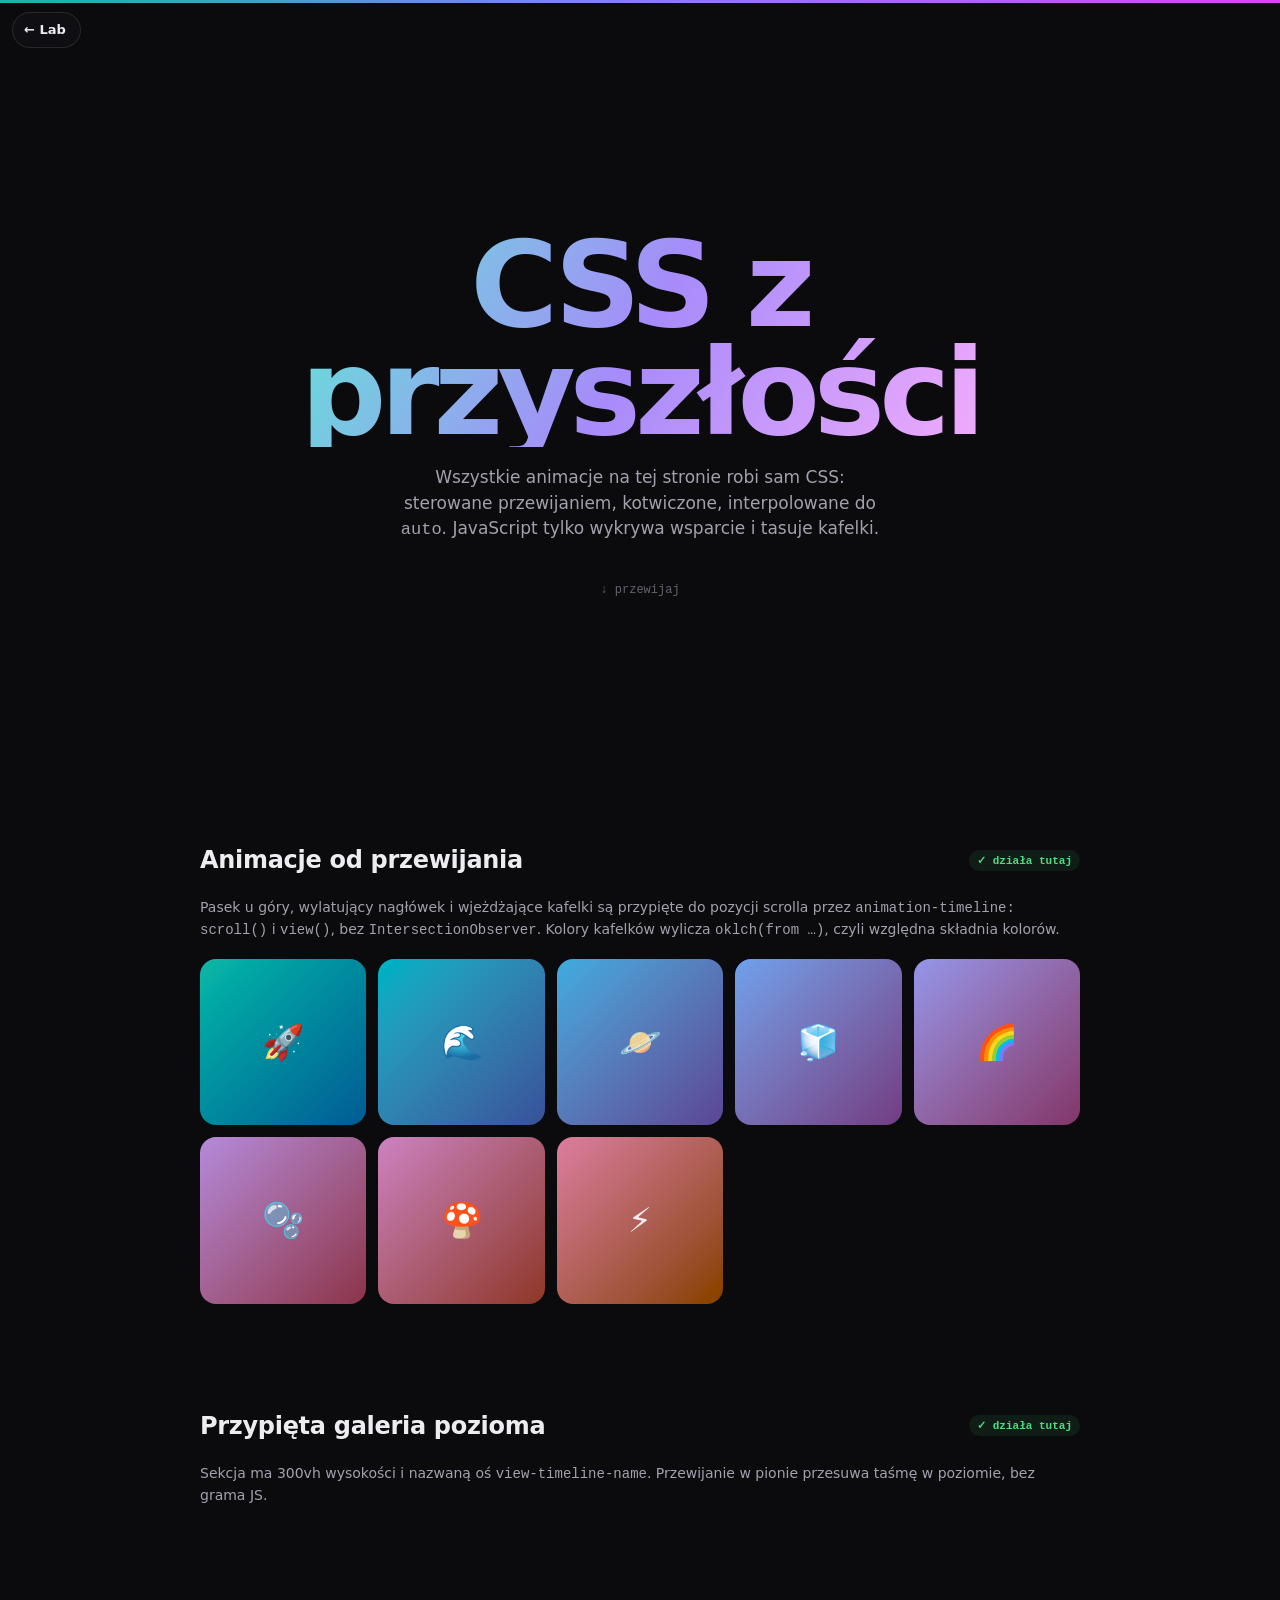
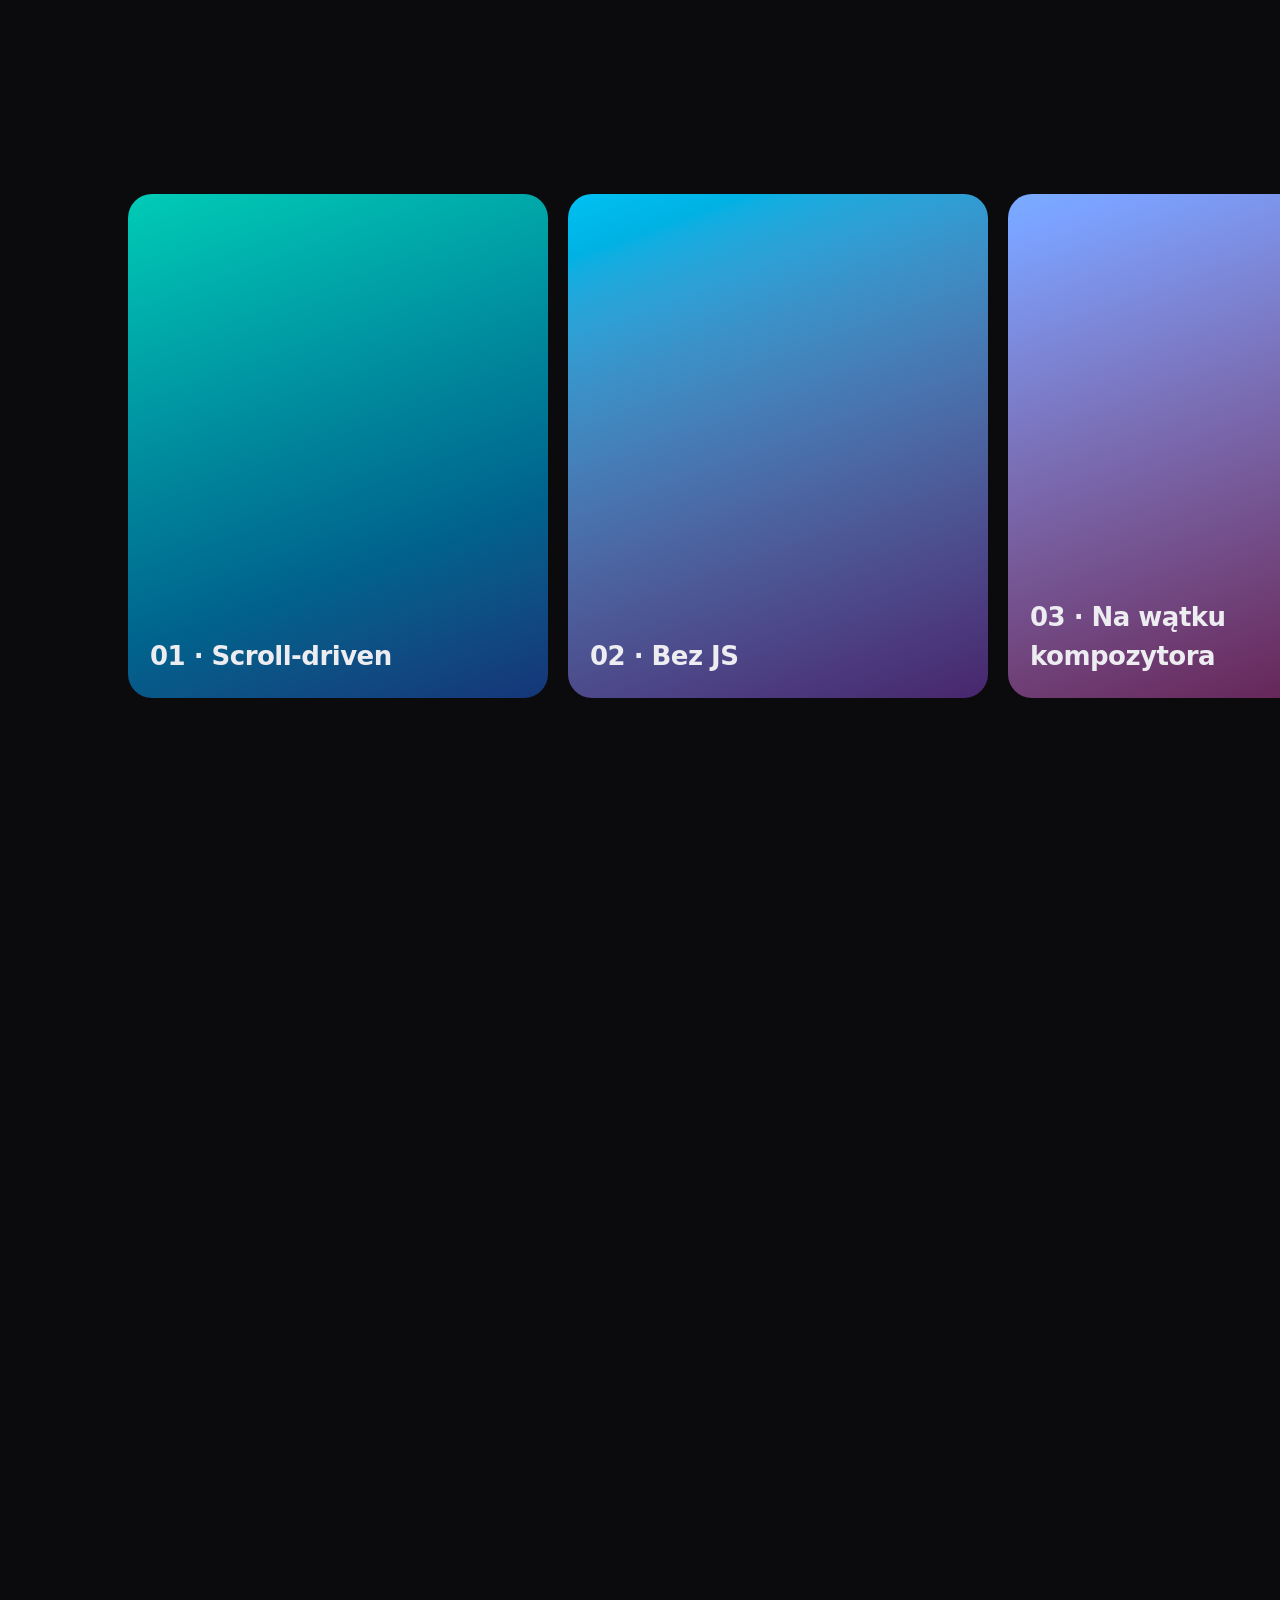
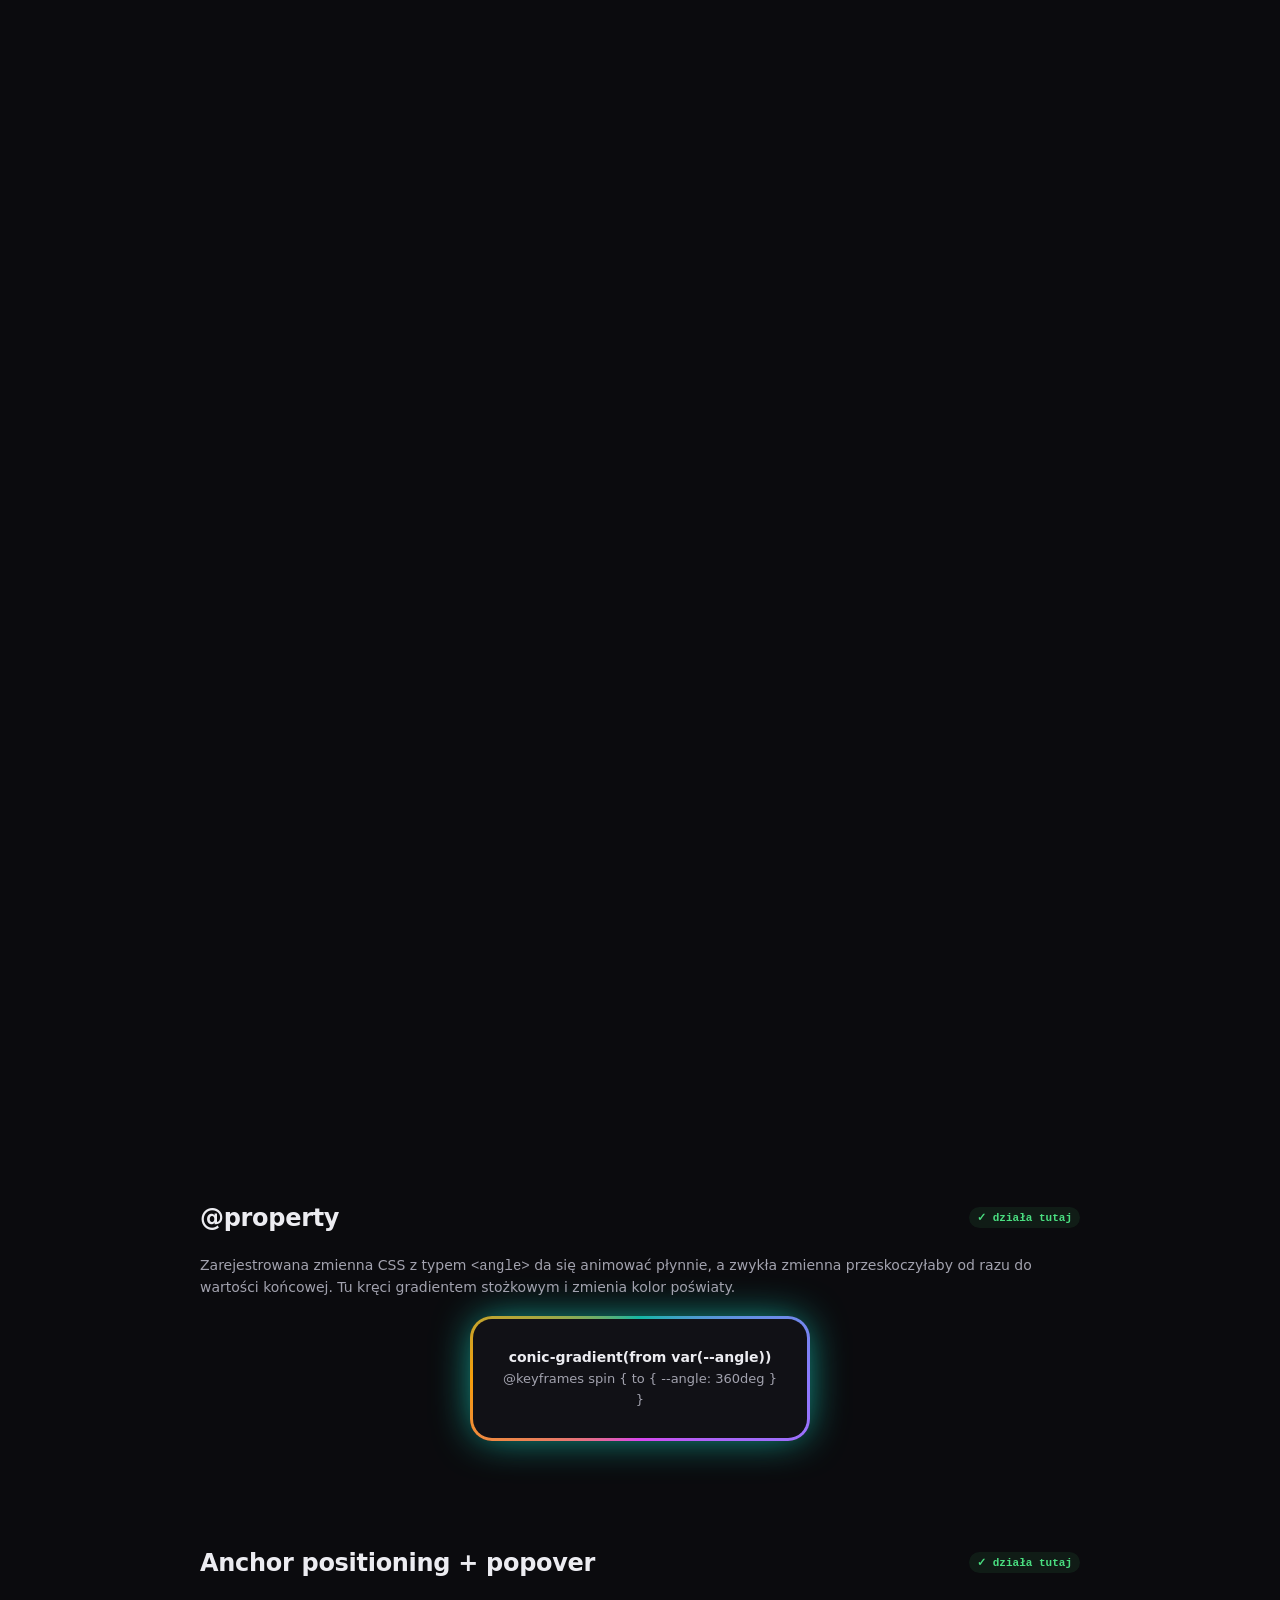
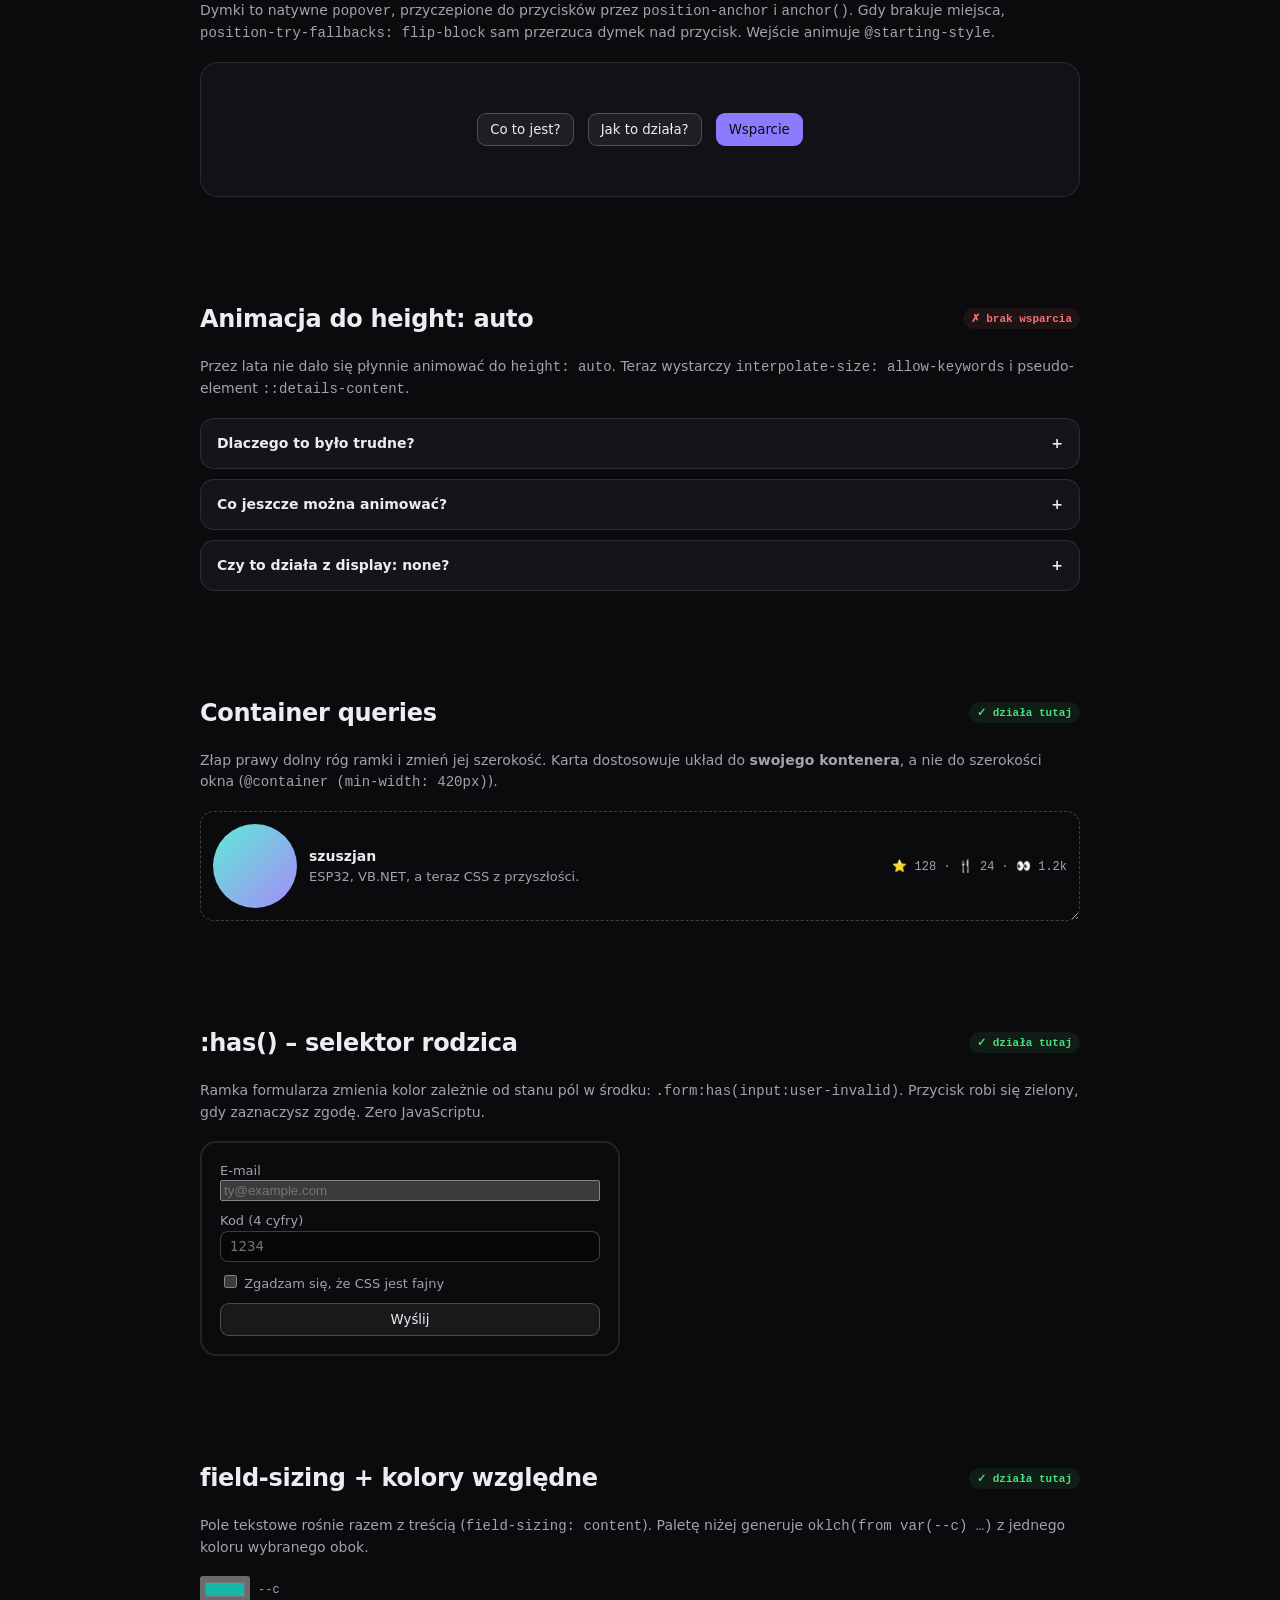
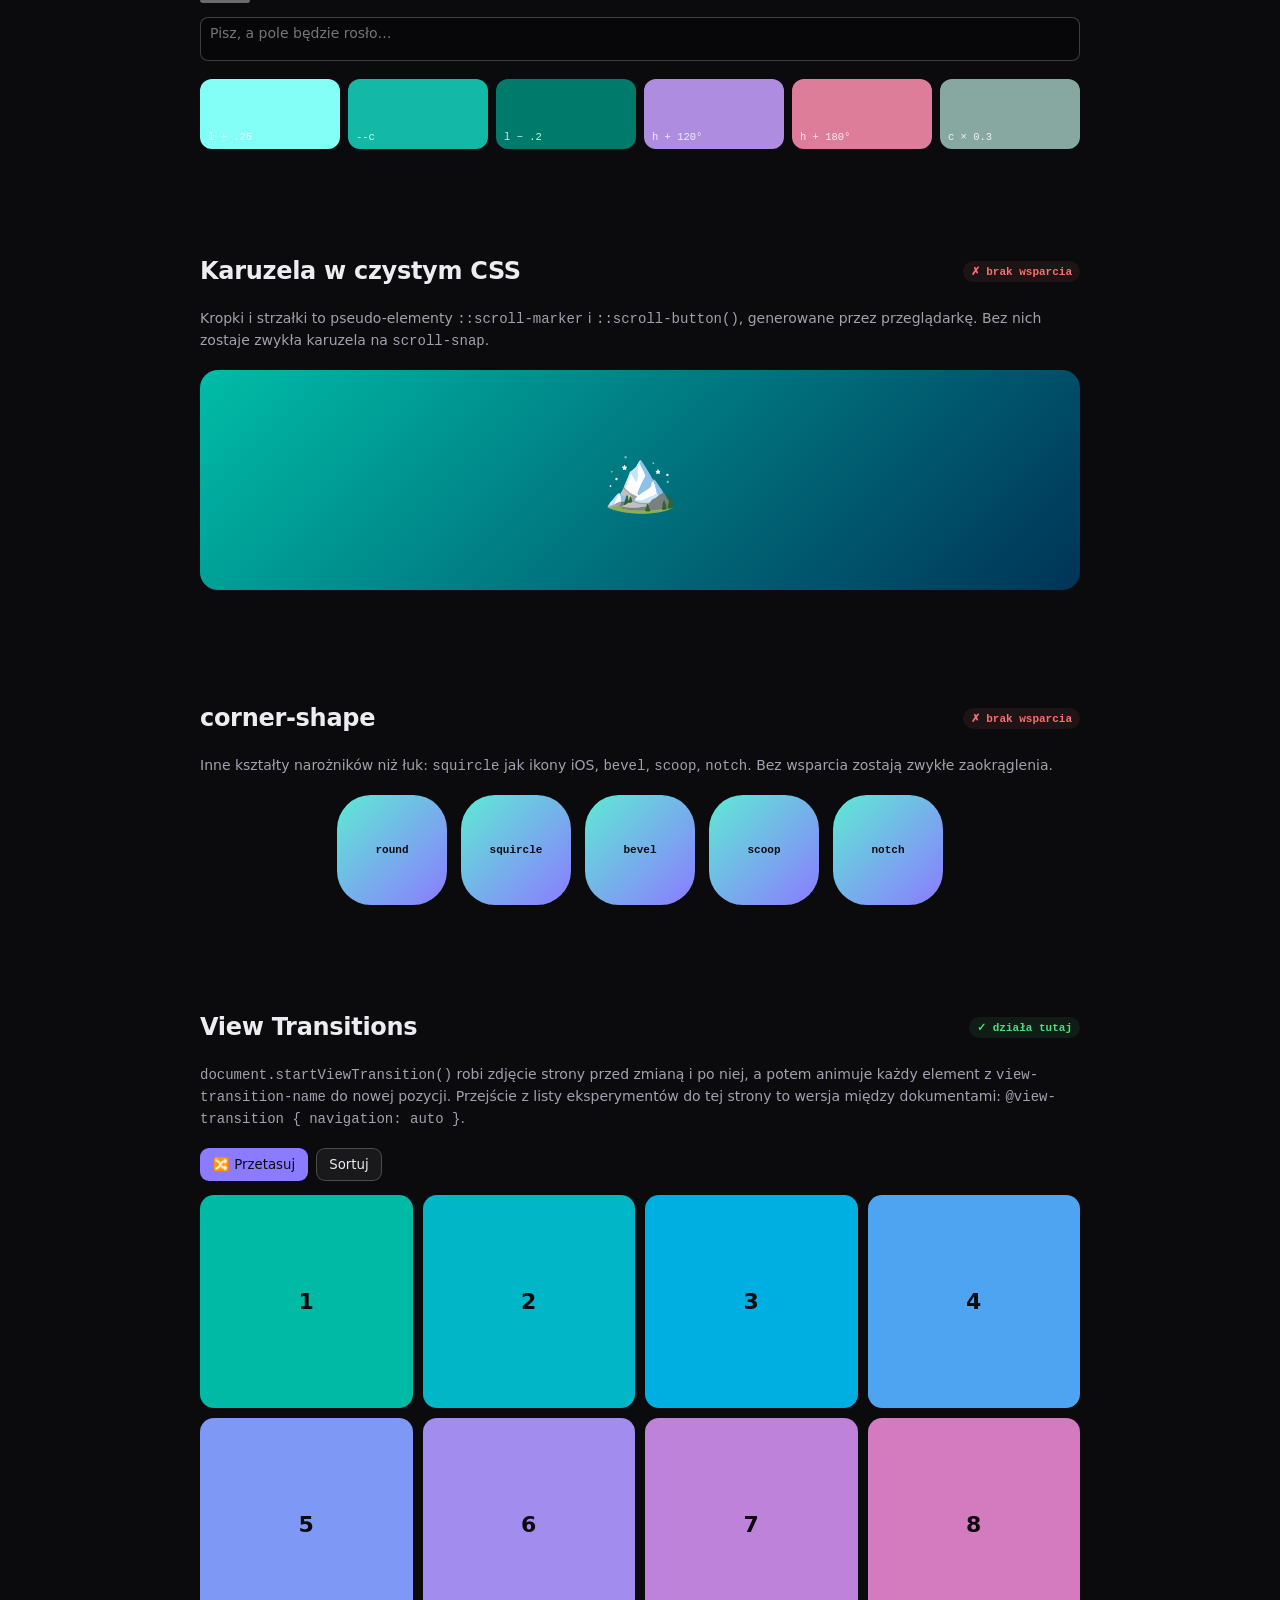
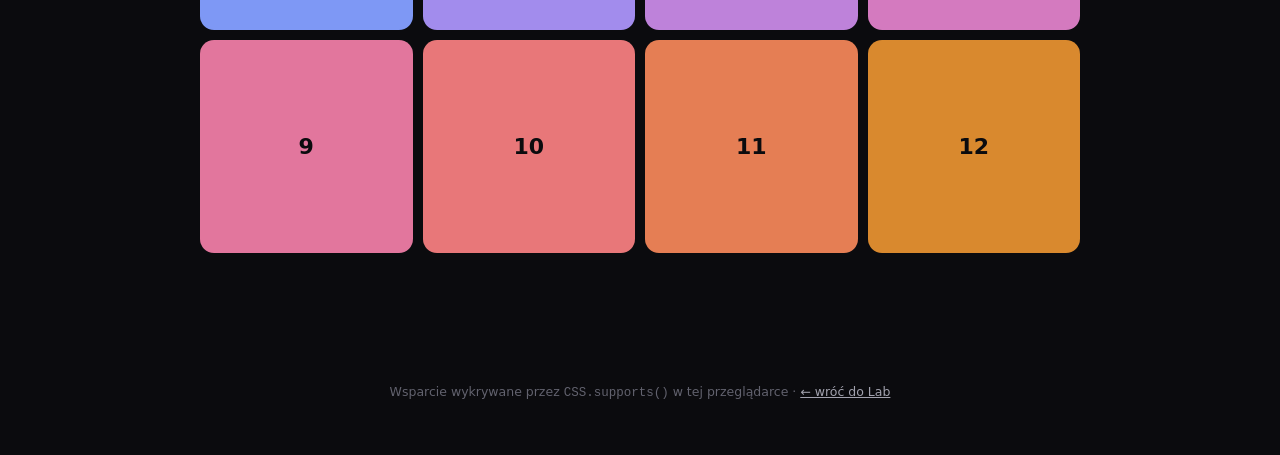
<file: lab/css/index.html>
<!doctype html>
<html lang="pl">
<head>
<meta charset="utf-8">
<meta name="viewport" content="width=device-width,initial-scale=1,viewport-fit=cover">
<title>CSS z przyszłości — Web Lab</title>
<link rel="icon" href="data:image/svg+xml,<svg xmlns=%22http://www.w3.org/2000/svg%22 viewBox=%220 0 100 100%22><text y=%22.85em%22 font-size=%2290%22>🎨</text></svg>">
<link rel="stylesheet" href="../common.css">
<style>
  :root { --c: #14b8a6; interpolate-size: allow-keywords; }
  body { background: #0b0b0e; overflow-x: hidden; }
  .wrap { max-width: 920px; margin: 0 auto; padding: 0 20px; }

  /* 1. pasek postępu przewijania: animation-timeline: scroll() */
  .progress { position: fixed; inset: 0 0 auto; height: 3px; z-index: 200; transform-origin: 0 50%;
    background: linear-gradient(90deg, #14b8a6, #8b7bff, #d946ef); animation: grow linear both; animation-timeline: scroll(root); }
  @keyframes grow { from { transform: scaleX(0); } }

  /* hero z parallaksą: view() */
  .hero { height: 92vh; display: grid; place-items: center; text-align: center; position: relative; overflow: hidden; }
  .hero h1 { font-size: clamp(48px, 11vw, 120px); line-height: .9; margin: 0; letter-spacing: -.05em; font-weight: 850; view-transition-name: lab-title;
    background: linear-gradient(120deg, #5eead4, #a78bfa 50%, #f0abfc); -webkit-background-clip: text; background-clip: text; color: transparent;
    animation: heroOut linear both; animation-timeline: view(); animation-range: exit 0% exit 100%; }
  @keyframes heroOut { to { transform: translateY(-30vh) scale(.8); opacity: 0; filter: blur(8px); } }
  .hero p { color: var(--dim); max-width: 560px; margin: 18px auto 0; font-size: 17px; text-wrap: balance; }
  .hero .scroll { margin-top: 40px; font: 12px var(--mono); color: var(--dimmer); animation: bob 1.6s ease-in-out infinite; }
  @keyframes bob { 50% { transform: translateY(6px); } }
  .orb { position: absolute; border-radius: 50%; filter: blur(60px); opacity: .5; z-index: -1; animation: orbMove linear both; animation-timeline: scroll(root); }
  .orb.a { width: 40vmax; height: 40vmax; background: #0d9488; left: -10vmax; top: 10vh; }
  .orb.b { width: 30vmax; height: 30vmax; background: #7c3aed; right: -8vmax; top: 30vh; animation-direction: reverse; }
  @keyframes orbMove { to { transform: translate(30vw, 60vh) rotate(180deg); } }

  /* sekcje z przyklejonym nagłówkiem: scroll-state(stuck) */
  section.demo { margin: 0 0 90px; }
  .demo-head { position: sticky; top: 0; z-index: 10; container-type: scroll-state; }
  .demo-head > div { display: flex; align-items: center; justify-content: space-between; gap: 10px; padding: 14px 0; transition: all .25s; border-bottom: 1px solid transparent; }
  @container scroll-state(stuck: top) {
    .demo-head > div { background: rgba(11,11,14,.8); -webkit-backdrop-filter: blur(12px); backdrop-filter: blur(12px); padding: 10px 14px; margin: 0 -14px; border-bottom-color: var(--border); }
    .demo-head h2 { font-size: 16px !important; }
  }
  .demo-head h2 { margin: 0; font-size: 24px; letter-spacing: -.3px; transition: font-size .25s; }
  .demo-head code { font: 12px var(--mono); color: var(--dim); }
  .sup { font: 600 11px var(--mono); padding: 4px 8px; border-radius: 100px; white-space: nowrap; }
  .sup.ok { color: var(--ok); background: rgba(74,222,128,.08); }
  .sup.no { color: var(--bad); background: rgba(248,113,113,.08); }
  .demo > p { color: var(--dim); margin: 4px 0 18px; }
  .stage { border-radius: 18px; border: 1px solid var(--border); background: #111116; padding: 22px; position: relative; overflow: hidden; }

  /* 2. odsłanianie kart: view() + sibling-index() */
  .cards { display: grid; grid-template-columns: repeat(auto-fill, minmax(150px, 1fr)); gap: 12px; }
  .cards div { aspect-ratio: 1; border-radius: 16px; display: grid; place-items: center; font-size: 34px;
    background: linear-gradient(135deg, oklch(from var(--c) l c calc(h + var(--i, 0) * 25)), oklch(from var(--c) calc(l - .25) c calc(h + var(--i, 0) * 25 + 60)));
    animation: pop linear both; animation-timeline: view(); animation-range: entry 10% cover 35%; }
  @keyframes pop { from { opacity: 0; transform: translateY(60px) rotate(-8deg) scale(.7); } }

  /* 3. przypięta galeria pozioma sterowana przewijaniem pionowym */
  .pin { height: 300vh; view-timeline-name: --pin; }
  .pin .sticky { position: sticky; top: 0; height: 100vh; display: flex; align-items: center; overflow: hidden; }
  .track { display: flex; gap: 20px; padding: 0 10vw; animation: slide linear both; animation-timeline: --pin; animation-range: contain 0% contain 100%; }
  @keyframes slide { to { transform: translateX(calc(-100% + 80vw)); } }
  .track > div { flex: none; width: min(70vw, 420px); height: 56vh; border-radius: 24px; display: flex; align-items: flex-end; padding: 22px; font-size: 26px; font-weight: 800; letter-spacing: -.02em;
    background: linear-gradient(160deg, oklch(from var(--c) .75 .15 calc(h + var(--i) * 40)), oklch(from var(--c) .35 .12 calc(h + var(--i) * 40 + 80))); }

  /* 4. @property: animowany kąt gradientu */
  @property --angle { syntax: '<angle>'; inherits: false; initial-value: 0deg; }
  @property --glow { syntax: '<color>'; inherits: false; initial-value: #14b8a6; }
  .ring { width: min(340px, 100%); margin: 10px auto; padding: 3px; border-radius: 22px; background: conic-gradient(from var(--angle), #14b8a6, #8b7bff, #d946ef, #f59e0b, #14b8a6);
    animation: spin 4s linear infinite, hue 6s ease-in-out infinite; box-shadow: 0 0 40px -6px var(--glow); }
  .ring > div { background: #111116; border-radius: 19px; padding: 28px; text-align: center; }
  @keyframes spin { to { --angle: 360deg; } }
  @keyframes hue { 50% { --glow: #d946ef; } }

  /* 5. anchor positioning + popover + @starting-style */
  .anchors { display: flex; gap: 14px; flex-wrap: wrap; justify-content: center; padding: 50px 0; }
  .anchors button { anchor-name: var(--an); }
  .tip { position: fixed; inset: auto; margin: 0; position-anchor: var(--an); top: anchor(bottom); left: anchor(center); translate: -50% 10px;
    position-try-fallbacks: flip-block; width: 220px; padding: 12px 14px; border-radius: 14px; border: 1px solid var(--border-strong); background: #1c1c24; color: var(--text); font-size: 13px;
    box-shadow: 0 16px 40px rgba(0,0,0,.5); opacity: 1; transform: none; transition: opacity .25s, transform .25s, display .25s allow-discrete, overlay .25s allow-discrete; }
  .tip:not(:popover-open) { opacity: 0; transform: translateY(-8px) scale(.96); }
  @starting-style { .tip:popover-open { opacity: 0; transform: translateY(-8px) scale(.96); } }
  .tip::backdrop { background: transparent; }

  /* 6. animowanie height: auto (interpolate-size) */
  details { border: 1px solid var(--border); border-radius: 14px; margin: 10px 0; background: #14141a; overflow: hidden; }
  details summary { cursor: pointer; padding: 14px 16px; font-weight: 600; list-style: none; display: flex; justify-content: space-between; }
  details summary::after { content: "+"; transition: rotate .3s; }
  details[open] summary::after { rotate: 45deg; }
  details::details-content { height: 0; overflow: clip; transition: height .4s ease, content-visibility .4s allow-discrete; }
  details[open]::details-content { height: auto; }
  details .inner { padding: 0 16px 16px; color: var(--dim); }

  /* 7. container queries */
  .resizer { resize: horizontal; overflow: auto; width: 100%; min-width: 220px; max-width: 100%; border: 1px dashed var(--border-strong); border-radius: 14px; padding: 12px; container-type: inline-size; }
  .profile { display: grid; gap: 12px; align-items: center; grid-template-columns: 1fr; text-align: center; }
  .profile .av { width: 64px; height: 64px; border-radius: 50%; margin: auto; background: linear-gradient(135deg, #5eead4, #a78bfa); }
  .profile h4 { margin: 0; } .profile p { margin: 0; color: var(--dim); font-size: 13px; }
  .profile .stats { display: none; font: 12px var(--mono); color: var(--dim); }
  @container (min-width: 420px) { .profile { grid-template-columns: auto 1fr; text-align: left; } .profile .av { margin: 0; } }
  @container (min-width: 620px) { .profile { grid-template-columns: auto 1fr auto; } .profile .stats { display: block; } .profile .av { width: 84px; height: 84px; } }

  /* 8. :has() */
  .form { display: grid; gap: 10px; max-width: 420px; padding: 18px; border-radius: 16px; border: 2px solid var(--border); transition: border-color .25s, box-shadow .25s; }
  .form:has(input:user-invalid) { border-color: var(--bad); box-shadow: 0 0 0 4px rgba(248,113,113,.12); }
  .form:has(input:valid:not(:placeholder-shown)):not(:has(input:invalid)) { border-color: var(--ok); }
  .form:has(#agree:checked) .go { background: var(--ok); color: #000; border-color: transparent; }
  .form label { font-size: 13px; color: var(--dim); }

  /* 9. field-sizing + relative colors */
  textarea.grow { field-sizing: content; min-height: 44px; max-height: 260px; width: 100%; resize: none; font-family: inherit; font-size: 14px; }
  .swatches { display: grid; grid-template-columns: repeat(auto-fit, minmax(90px, 1fr)); gap: 8px; margin-top: 12px; }
  .swatches div { height: 70px; border-radius: 12px; display: flex; align-items: flex-end; padding: 6px 8px; font: 10.5px var(--mono); color: rgba(255,255,255,.85); }

  /* 10. karuzela CSS: ::scroll-marker i ::scroll-button */
  .carousel { display: flex; gap: 14px; overflow-x: auto; scroll-snap-type: x mandatory; scroll-behavior: smooth; scroll-marker-group: after; padding-bottom: 6px; anchor-name: --carousel; }
  .carousel > div { flex: none; width: 100%; height: 220px; scroll-snap-align: center; border-radius: 18px; display: grid; place-items: center; font-size: 60px;
    background: linear-gradient(135deg, oklch(from var(--c) .7 .16 calc(h + var(--i) * 70)), oklch(from var(--c) .3 .1 calc(h + var(--i) * 70 + 50))); }
  .carousel > div::scroll-marker { content: ""; width: 10px; height: 10px; border-radius: 50%; background: var(--dimmer); }
  .carousel > div::scroll-marker:target-current { background: #fff; width: 26px; border-radius: 5px; }
  .carousel::scroll-marker-group { display: flex; gap: 8px; justify-content: center; margin-top: 12px; }
  .carousel::scroll-button(*) { position: absolute; position-anchor: --carousel; top: anchor(center); translate: 0 -50%; width: 38px; height: 38px; border-radius: 50%; border: 1px solid var(--border-strong); background: rgba(0,0,0,.5); color: #fff; cursor: pointer; font-size: 18px; }
  .carousel::scroll-button(left) { content: "‹"; left: calc(anchor(left) + 10px); }
  .carousel::scroll-button(right) { content: "›"; right: calc(anchor(right) + 10px); }
  .carousel::scroll-button(*):disabled { opacity: .25; }

  /* 11. corner-shape */
  .corners { display: flex; gap: 14px; flex-wrap: wrap; justify-content: center; }
  .corners div { width: 110px; height: 110px; border-radius: 34px; background: linear-gradient(135deg, #5eead4, #8b7bff); display: grid; place-items: center; font: 11px var(--mono); color: #0b0b0e; font-weight: 700; }

  /* 12. View Transitions: przetasowanie siatki */
  .shuffle { display: grid; grid-template-columns: repeat(4, 1fr); gap: 10px; }
  .shuffle div { aspect-ratio: 1; border-radius: 14px; display: grid; place-items: center; font-weight: 800; font-size: 22px;
    background: oklch(from var(--c) .7 .14 calc(h + var(--i) * 22)); color: #0b0b0e; view-transition-class: tile; }
  ::view-transition-group(*.tile) { animation-duration: .55s; animation-timing-function: cubic-bezier(.3, 1.4, .5, 1); }

  footer { text-align: center; color: var(--dimmer); font-size: 12.5px; padding: 40px 0 70px; }
  .btnrow { display: flex; gap: 8px; flex-wrap: wrap; margin-bottom: 14px; align-items: center; }
</style>
</head>
<body>
<div class="progress"></div>
<a class="lab-back" href="../">← Lab</a>

<header class="hero">
  <div class="orb a"></div><div class="orb b"></div>
  <div>
    <h1>CSS z<br>przyszłości</h1>
    <p>Wszystkie animacje na tej stronie robi sam CSS: sterowane przewijaniem, kotwiczone, interpolowane do <code>auto</code>. JavaScript tylko wykrywa wsparcie i tasuje kafelki.</p>
    <div class="scroll">↓ przewijaj</div>
  </div>
</header>

<main class="wrap">

<section class="demo" data-sup="animation-timeline: view()">
  <div class="demo-head"><div><h2>Animacje od przewijania</h2><span class="sup"></span></div></div>
  <p>Pasek u góry, wylatujący nagłówek i wjeżdżające kafelki są przypięte do pozycji scrolla przez <code>animation-timeline: scroll()</code> i <code>view()</code>, bez <code>IntersectionObserver</code>. Kolory kafelków wylicza <code>oklch(from …)</code>, czyli względna składnia kolorów.</p>
  <div class="cards">
    <div style="--i:0">🚀</div><div style="--i:1">🌊</div><div style="--i:2">🪐</div><div style="--i:3">🧊</div>
    <div style="--i:4">🌈</div><div style="--i:5">🫧</div><div style="--i:6">🍄</div><div style="--i:7">⚡</div>
  </div>
</section>

<section class="demo" data-sup="view-timeline-name: --a">
  <div class="demo-head"><div><h2>Przypięta galeria pozioma</h2><span class="sup"></span></div></div>
  <p>Sekcja ma 300vh wysokości i nazwaną oś <code>view-timeline-name</code>. Przewijanie w pionie przesuwa taśmę w poziomie, bez grama JS.</p>
</section>
</main>
<div class="pin">
  <div class="sticky">
    <div class="track">
      <div style="--i:0">01 · Scroll-driven</div><div style="--i:1">02 · Bez JS</div><div style="--i:2">03 · Na wątku kompozytora</div><div style="--i:3">04 · 60+ FPS</div><div style="--i:4">05 · Koniec ✓</div>
    </div>
  </div>
</div>
<main class="wrap" style="margin-top:90px">

<section class="demo" data-sup="(--x: 0) and (background: conic-gradient(red, blue))" data-js="property">
  <div class="demo-head"><div><h2>@property</h2><span class="sup"></span></div></div>
  <p>Zarejestrowana zmienna CSS z typem <code>&lt;angle&gt;</code> da się animować płynnie, a zwykła zmienna przeskoczyłaby od razu do wartości końcowej. Tu kręci gradientem stożkowym i zmienia kolor poświaty.</p>
  <div class="ring"><div><b>conic-gradient(from var(--angle))</b><br><span style="color:var(--dim);font-size:13px">@keyframes spin { to { --angle: 360deg } }</span></div></div>
</section>

<section class="demo" data-sup="anchor-name: --a">
  <div class="demo-head"><div><h2>Anchor positioning + popover</h2><span class="sup"></span></div></div>
  <p>Dymki to natywne <code>popover</code>, przyczepione do przycisków przez <code>position-anchor</code> i <code>anchor()</code>. Gdy brakuje miejsca, <code>position-try-fallbacks: flip-block</code> sam przerzuca dymek nad przycisk. Wejście animuje <code>@starting-style</code>.</p>
  <div class="stage anchors">
    <button class="btn" popovertarget="t1" style="--an:--b1">Co to jest?</button>
    <button class="btn" popovertarget="t2" style="--an:--b2">Jak to działa?</button>
    <button class="btn primary" popovertarget="t3" style="--an:--b3">Wsparcie</button>
  </div>
  <div popover id="t1" class="tip" style="--an:--b1">Element przyczepiony do innego elementu bez liczenia pozycji w JS. Koniec z Popper.js.</div>
  <div popover id="t2" class="tip" style="--an:--b2"><code>top: anchor(bottom)</code> stawia górną krawędź dymka przy dolnej krawędzi przycisku. Klik poza dymkiem zamyka go (light dismiss).</div>
  <div popover id="t3" class="tip" style="--an:--b3">Chrome/Edge 125+, Safari 26+. W innych przeglądarkach popover nadal działa, tylko pojawia się na środku.</div>
</section>

<section class="demo" data-sup="interpolate-size: allow-keywords">
  <div class="demo-head"><div><h2>Animacja do height: auto</h2><span class="sup"></span></div></div>
  <p>Przez lata nie dało się płynnie animować do <code>height: auto</code>. Teraz wystarczy <code>interpolate-size: allow-keywords</code> i pseudo-element <code>::details-content</code>.</p>
  <details><summary>Dlaczego to było trudne?</summary><div class="inner">Przeglądarka nie umiała interpolować między liczbą a słowem kluczowym <code>auto</code>, więc wszyscy mierzyli scrollHeight w JS albo kombinowali z max-height.</div></details>
  <details><summary>Co jeszcze można animować?</summary><div class="inner"><code>min-content</code>, <code>max-content</code>, <code>fit-content</code>. A dzięki <code>transition-behavior: allow-discrete</code> nawet <code>display: none</code> i <code>content-visibility</code>.</div></details>
  <details><summary>Czy to działa z display: none?</summary><div class="inner">Tak, dymki z sekcji wyżej znikają z animacją, choć na końcu dostają <code>display: none</code>.</div></details>
</section>

<section class="demo" data-sup="container-type: inline-size">
  <div class="demo-head"><div><h2>Container queries</h2><span class="sup"></span></div></div>
  <p>Złap prawy dolny róg ramki i zmień jej szerokość. Karta dostosowuje układ do <b>swojego kontenera</b>, a nie do szerokości okna (<code>@container (min-width: 420px)</code>).</p>
  <div class="resizer">
    <div class="profile">
      <div class="av"></div>
      <div><h4>szuszjan</h4><p>ESP32, VB.NET, a teraz CSS z przyszłości.</p></div>
      <div class="stats">⭐ 128 · 🍴 24 · 👀 1.2k</div>
    </div>
  </div>
</section>

<section class="demo" data-sup="selector(:has(a))">
  <div class="demo-head"><div><h2>:has() – selektor rodzica</h2><span class="sup"></span></div></div>
  <p>Ramka formularza zmienia kolor zależnie od stanu pól w środku: <code>.form:has(input:user-invalid)</code>. Przycisk robi się zielony, gdy zaznaczysz zgodę. Zero JavaScriptu.</p>
  <div class="form">
    <label>E-mail <input type="email" required placeholder="ty@example.com" style="width:100%"></label>
    <label>Kod (4 cyfry) <input type="text" pattern="\d{4}" required placeholder="1234" style="width:100%"></label>
    <label><input type="checkbox" id="agree"> Zgadzam się, że CSS jest fajny</label>
    <button class="btn go" type="button">Wyślij</button>
  </div>
</section>

<section class="demo" data-sup="field-sizing: content">
  <div class="demo-head"><div><h2>field-sizing + kolory względne</h2><span class="sup"></span></div></div>
  <p>Pole tekstowe rośnie razem z treścią (<code>field-sizing: content</code>). Paletę niżej generuje <code>oklch(from var(--c) …)</code> z jednego koloru wybranego obok.</p>
  <div class="btnrow"><input type="color" id="pick" value="#14b8a6"> <span style="font:12px var(--mono);color:var(--dim)">--c</span></div>
  <textarea class="grow" placeholder="Pisz, a pole będzie rosło…"></textarea>
  <div class="swatches">
    <div style="background:oklch(from var(--c) calc(l + .25) c h)">l + .25</div>
    <div style="background:var(--c)">--c</div>
    <div style="background:oklch(from var(--c) calc(l - .2) c h)">l − .2</div>
    <div style="background:oklch(from var(--c) l c calc(h + 120))">h + 120°</div>
    <div style="background:oklch(from var(--c) l c calc(h + 180))">h + 180°</div>
    <div style="background:oklch(from var(--c) l calc(c * .3) h)">c × 0.3</div>
  </div>
</section>

<section class="demo" data-sup="scroll-marker-group: after">
  <div class="demo-head"><div><h2>Karuzela w czystym CSS</h2><span class="sup"></span></div></div>
  <p>Kropki i strzałki to pseudo-elementy <code>::scroll-marker</code> i <code>::scroll-button()</code>, generowane przez przeglądarkę. Bez nich zostaje zwykła karuzela na <code>scroll-snap</code>.</p>
  <div style="position:relative">
    <div class="carousel">
      <div style="--i:0">🏔️</div><div style="--i:1">🏝️</div><div style="--i:2">🌋</div><div style="--i:3">🏜️</div><div style="--i:4">🌌</div>
    </div>
  </div>
</section>

<section class="demo" data-sup="corner-shape: squircle">
  <div class="demo-head"><div><h2>corner-shape</h2><span class="sup"></span></div></div>
  <p>Inne kształty narożników niż łuk: <code>squircle</code> jak ikony iOS, <code>bevel</code>, <code>scoop</code>, <code>notch</code>. Bez wsparcia zostają zwykłe zaokrąglenia.</p>
  <div class="corners">
    <div style="corner-shape:round">round</div><div style="corner-shape:squircle">squircle</div><div style="corner-shape:bevel">bevel</div><div style="corner-shape:scoop">scoop</div><div style="corner-shape:notch">notch</div>
  </div>
</section>

<section class="demo" data-js="vt">
  <div class="demo-head"><div><h2>View Transitions</h2><span class="sup"></span></div></div>
  <p><code>document.startViewTransition()</code> robi zdjęcie strony przed zmianą i po niej, a potem animuje każdy element z <code>view-transition-name</code> do nowej pozycji. Przejście z listy eksperymentów do tej strony to wersja między dokumentami: <code>@view-transition { navigation: auto }</code>.</p>
  <div class="btnrow"><button class="btn primary" id="shuffle">🔀 Przetasuj</button><button class="btn" id="sort">Sortuj</button></div>
  <div class="shuffle" id="tiles"></div>
</section>

</main>
<footer>Wsparcie wykrywane przez <code>CSS.supports()</code> w tej przeglądarce · <a href="../" style="color:var(--dim)">← wróć do Lab</a></footer>

<script>
// wykrywanie wsparcia dla każdej sekcji
document.querySelectorAll('section.demo').forEach(s => {
  const el = s.querySelector('.sup');
  let ok;
  if (s.dataset.js === 'vt') ok = 'startViewTransition' in document;
  else if (s.dataset.js === 'property') ok = 'registerProperty' in CSS;
  else ok = CSS.supports(s.dataset.sup);
  el.classList.add(ok ? 'ok' : 'no');
  el.textContent = ok ? '✓ działa tutaj' : '✗ brak wsparcia';
});
document.getElementById('pick').oninput = e => document.documentElement.style.setProperty('--c', e.target.value);

// view transitions: przetasowanie kafelków
const tiles = document.getElementById('tiles');
let order = Array.from({ length: 12 }, (_, i) => i);
function render() {
  tiles.innerHTML = order.map(i => `<div style="--i:${i};view-transition-name:t${i}">${i + 1}</div>`).join('');
}
render();
const go = fn => document.startViewTransition ? document.startViewTransition(() => { fn(); render(); }) : (fn(), render());
document.getElementById('shuffle').onclick = () => go(() => order.sort(() => Math.random() - .5));
document.getElementById('sort').onclick = () => go(() => order.sort((a, b) => a - b));
</script>
</body>
</html>
</file>
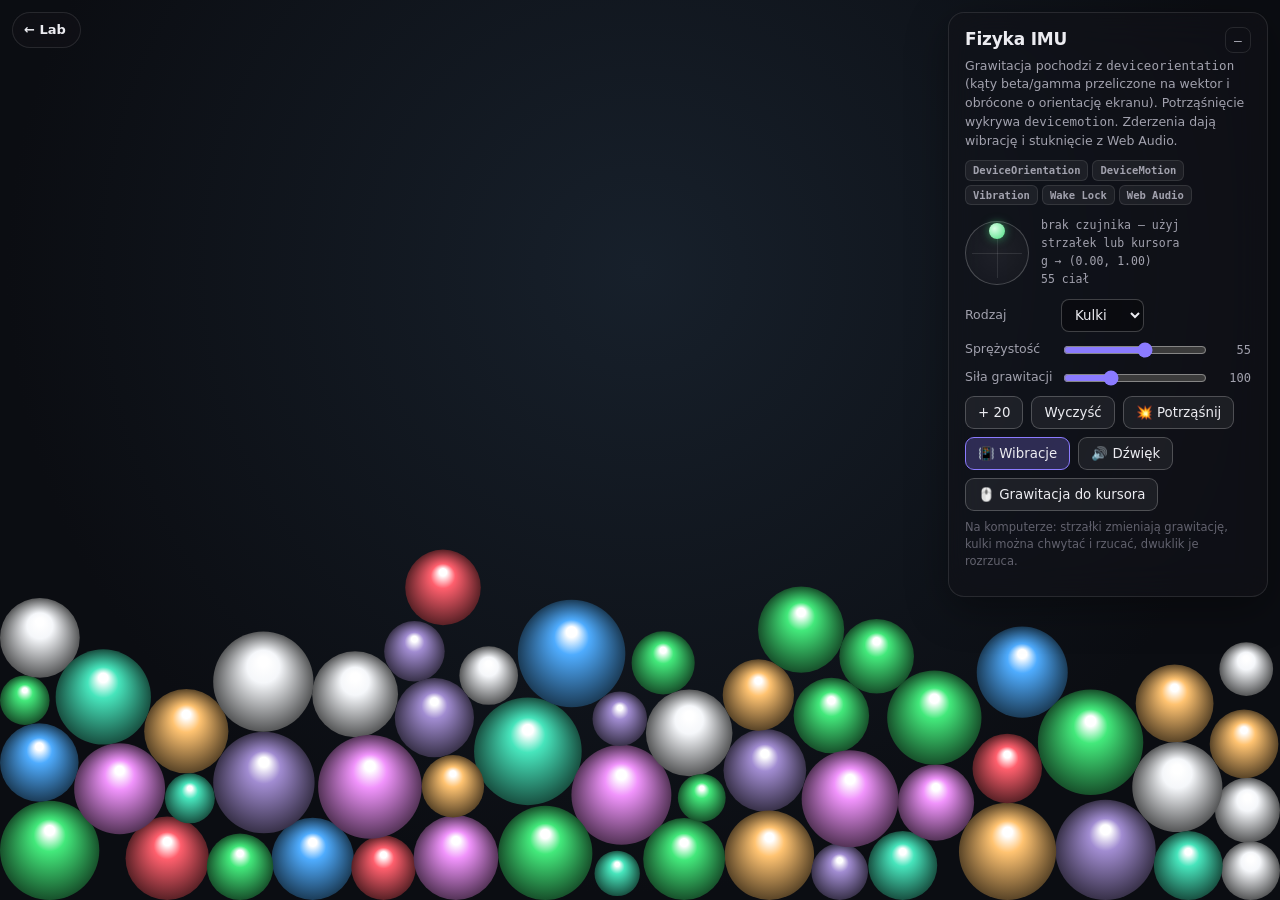
<file: lab/imu-physics/index.html>
<!doctype html>
<html lang="pl">
<head>
<meta charset="utf-8">
<meta name="viewport" content="width=device-width,initial-scale=1,maximum-scale=1,user-scalable=no,viewport-fit=cover">
<title>Fizyka IMU — Web Lab</title>
<link rel="icon" href="data:image/svg+xml,<svg xmlns=%22http://www.w3.org/2000/svg%22 viewBox=%220 0 100 100%22><text y=%22.85em%22 font-size=%2290%22>🎱</text></svg>">
<link rel="stylesheet" href="../common.css">
<style>
  body { background: radial-gradient(ellipse at 50% 30%, #17202b, #0b0d12 70%); }
  .sensor { display: grid; grid-template-columns: 64px 1fr; gap: 12px; align-items: center; margin: 6px 0 10px; }
  .level { width: 64px; height: 64px; border-radius: 50%; position: relative; background: radial-gradient(circle, rgba(255,255,255,.06), rgba(255,255,255,.02)); border: 1px solid var(--border-strong); }
  .level::before, .level::after { content: ""; position: absolute; background: var(--border); }
  .level::before { left: 50%; top: 6px; bottom: 6px; width: 1px; }
  .level::after { top: 50%; left: 6px; right: 6px; height: 1px; }
  .level i { position: absolute; width: 16px; height: 16px; margin: -8px 0 0 -8px; left: 50%; top: 50%; border-radius: 50%; background: radial-gradient(circle at 35% 35%, #d9ffe6, #4ade80); box-shadow: 0 0 10px rgba(74,222,128,.6); }
  .vals { font: 11.5px/1.55 var(--mono); color: var(--dim); white-space: pre; }
  .start { position: fixed; inset: 0; z-index: 95; display: none; place-items: center; background: rgba(5,6,10,.7); -webkit-backdrop-filter: blur(6px); backdrop-filter: blur(6px); }
  .start.show { display: grid; }
</style>
</head>
<body class="fullscreen">
<canvas class="stage" id="c"></canvas>
<a class="lab-back" href="../">← Lab</a>

<aside class="lab-panel">
  <header>
    <div><h1>Fizyka IMU</h1></div>
    <button class="toggle" aria-label="Zwiń panel">–</button>
  </header>
  <p>Grawitacja pochodzi z <code>deviceorientation</code> (kąty beta/gamma przeliczone na wektor i obrócone o orientację ekranu). Potrząśnięcie wykrywa <code>devicemotion</code>. Zderzenia dają wibrację i stuknięcie z Web Audio.</p>
  <div class="apis"><span class="chip">DeviceOrientation</span><span class="chip">DeviceMotion</span><span class="chip">Vibration</span><span class="chip">Wake Lock</span><span class="chip">Web Audio</span></div>
  <div class="sensor">
    <div class="level" title="Poziomica"><i id="bubble"></i></div>
    <div class="vals" id="vals">czekam na czujniki…</div>
  </div>
  <div class="row"><label>Rodzaj</label>
    <select id="kind"><option value="balls">Kulki</option><option value="emoji">Emoji</option><option value="sand">Piasek</option></select>
  </div>
  <div class="row"><label>Sprężystość</label><input type="range" id="bounce" min="0" max="95" value="55"><output></output></div>
  <div class="row"><label>Siła grawitacji</label><input type="range" id="gscale" min="10" max="300" value="100"><output></output></div>
  <div class="row">
    <button class="btn" id="more">+ 20</button>
    <button class="btn" id="clear">Wyczyść</button>
    <button class="btn" id="shake">💥 Potrząśnij</button>
  </div>
  <div class="row">
    <button class="btn on" id="vib">📳 Wibracje</button>
    <button class="btn" id="snd">🔊 Dźwięk</button>
    <button class="btn" id="mouseg" title="Na komputerze: grawitacja w stronę kursora">🖱️ Grawitacja do kursora</button>
  </div>
  <p style="margin-top:8px;font-size:11.5px;color:var(--dimmer)">Na komputerze: strzałki zmieniają grawitację, kulki można chwytać i rzucać, dwuklik je rozrzuca.</p>
</aside>

<div class="start" id="start"><div style="text-align:center">
  <button class="btn primary" id="startBtn" style="font-size:16px;padding:14px 22px">Włącz czujniki ruchu</button>
  <p style="color:var(--dim);margin-top:10px">iOS wymaga zgody na dostęp do żyroskopu.</p>
</div></div>

<script src="../common.js"></script>
<script>
const canvas = document.getElementById('c');
const ctx = canvas.getContext('2d');
const $ = id => document.getElementById(id);

// ---------------- parametry ----------------
const params = {};
for (const id of ['bounce', 'gscale']) {
  const el = $(id), out = el.nextElementSibling;
  const upd = () => { params[id] = +el.value; out.textContent = el.value; };
  el.addEventListener('input', upd); upd();
}
let vibOn = 'vibrate' in navigator, sndOn = false, mouseGravity = false;
if (!vibOn) { $('vib').classList.remove('on'); $('vib').disabled = true; $('vib').title = 'Vibration API niedostępne (np. iOS)'; }
$('vib').onclick = e => { vibOn = !vibOn; e.currentTarget.classList.toggle('on', vibOn); if (vibOn) navigator.vibrate(30); };
$('snd').onclick = e => { sndOn = !sndOn; e.currentTarget.classList.toggle('on', sndOn); if (sndOn) initAudio(); };
$('mouseg').onclick = e => { mouseGravity = !mouseGravity; e.currentTarget.classList.toggle('on', mouseGravity); };

// ---------------- czujniki ----------------
let grav = { x: 0, y: 1 }, sensorGrav = null, lastOri = null, lastAcc = null;
window.addEventListener('deviceorientation', e => {
  if (e.beta == null) return;
  lastOri = e;
  sensorGrav = Lab.gravityFromOrientation(e.beta, e.gamma);
});
window.addEventListener('devicemotion', e => {
  const a = e.acceleration;
  if (a && a.x != null) {
    lastAcc = a;
    const m = Math.hypot(a.x, a.y, a.z);
    if (m > 14) shake(Math.min(3, m / 14), a);
  }
});
if (Lab.needsMotionPermission() && matchMedia('(pointer: coarse)').matches) {
  $('start').classList.add('show');
  $('startBtn').onclick = async () => {
    const ok = await Lab.requestMotionPermission();
    $('start').classList.remove('show');
    Lab.toast(ok ? 'Przechyl telefon!' : 'Bez zgody – sterowanie dotykiem');
    Lab.keepAwake(true);
    initAudio();
  };
} else {
  Lab.keepAwake(true);
}

// ---------------- dźwięk zderzeń ----------------
let actx = null;
function initAudio() {
  if (actx) return;
  try { actx = new (window.AudioContext || window.webkitAudioContext)(); } catch {}
}
let lastSnd = 0;
function tock(strength, r) {
  if (!sndOn || !actx) return;
  const now = actx.currentTime;
  if (now - lastSnd < 0.025) return;
  lastSnd = now;
  const o = actx.createOscillator(), gn = actx.createGain();
  o.type = 'sine';
  o.frequency.setValueAtTime(2200 / Math.sqrt(r), now);
  o.frequency.exponentialRampToValueAtTime(300 / Math.sqrt(r) + 80, now + 0.08);
  gn.gain.setValueAtTime(Math.min(0.35, strength * 0.12), now);
  gn.gain.exponentialRampToValueAtTime(0.0001, now + 0.12);
  o.connect(gn).connect(actx.destination);
  o.start(now); o.stop(now + 0.13);
}
let lastVib = 0;
function buzz(strength) {
  if (!vibOn || (navigator.userActivation && !navigator.userActivation.hasBeenActive)) return;
  const t = performance.now();
  if (t - lastVib < 60) return;
  lastVib = t;
  navigator.vibrate(Math.round(Math.min(35, 6 + strength * 10)));
}

// ---------------- ciała ----------------
const COLORS = ['#ff5f6d', '#ffc371', '#47e5bc', '#4facfe', '#a18cd1', '#f093fb', '#f5f7fa', '#43e97b'];
const EMOJI = ['🍊', '⚽', '🏀', '🍉', '🌍', '🎱', '🍩', '🥎', '🪐', '🍪', '🫐', '😀'];
let bodies = [];
let W = 0, H = 0, dpr = 1;
const sprites = new Map();
function emojiSprite(e, r) {
  const key = e + '|' + Math.round(r * dpr);
  if (sprites.has(key)) return sprites.get(key);
  const s = Math.ceil(r * 2.3 * dpr), c = document.createElement('canvas');
  c.width = c.height = s;
  const x = c.getContext('2d');
  x.font = `${r * 2 * dpr * 0.92}px "Apple Color Emoji","Segoe UI Emoji","Noto Color Emoji",sans-serif`;
  x.textAlign = 'center'; x.textBaseline = 'middle';
  x.fillText(e, s / 2, s / 2 + r * dpr * 0.08);
  sprites.set(key, c);
  return c;
}
function addBodies(n, kind = $('kind').value) {
  const base = Math.min(W, H);
  for (let i = 0; i < n; i++) {
    let r;
    if (kind === 'sand') r = base * (0.008 + Math.random() * 0.006);
    else r = base * (0.025 + Math.random() * 0.035);
    bodies.push({
      x: r + Math.random() * (W - 2 * r), y: r + Math.random() * H * 0.5,
      vx: (Math.random() - .5) * 200, vy: 0, r, m: r * r, a: Math.random() * 6.28, av: 0,
      kind, color: COLORS[Math.floor(Math.random() * COLORS.length)], emoji: EMOJI[Math.floor(Math.random() * EMOJI.length)],
    });
  }
}
function reset() {
  bodies = [];
  const kind = $('kind').value;
  addBodies(kind === 'sand' ? 700 : kind === 'emoji' ? 40 : 55, kind);
}
$('kind').onchange = reset;
$('more').onclick = () => addBodies($('kind').value === 'sand' ? 200 : 20);
$('clear').onclick = () => bodies = [];

function shake(strength = 1.5, a) {
  for (const b of bodies) {
    const ang = Math.random() * Math.PI * 2;
    b.vx += Math.cos(ang) * 900 * strength * Math.random() + (a ? -a.x * 60 : 0);
    b.vy += Math.sin(ang) * 900 * strength * Math.random() + (a ? a.y * 60 : 0);
  }
  buzz(3);
}
$('shake').onclick = () => shake(1.6);
canvas.addEventListener('dblclick', () => shake(1.6));

// ---------------- wskaźnik: chwytanie i rzucanie ----------------
const grabs = new Map();
let mousePos = null;
canvas.addEventListener('pointerdown', e => {
  canvas.setPointerCapture(e.pointerId);
  initAudio();
  let best = null, bd = 1e9;
  for (const b of bodies) {
    const d = Math.hypot(b.x - e.clientX, b.y - e.clientY) - b.r;
    if (d < bd) { bd = d; best = b; }
  }
  if (best && bd < 24) grabs.set(e.pointerId, { b: best, ox: best.x - e.clientX, oy: best.y - e.clientY, px: e.clientX, py: e.clientY, t: performance.now() });
});
canvas.addEventListener('pointermove', e => {
  mousePos = { x: e.clientX, y: e.clientY };
  const gr = grabs.get(e.pointerId);
  if (!gr) return;
  const now = performance.now(), dt = Math.max(1, now - gr.t) / 1000;
  gr.b.vx = (e.clientX - gr.px) / dt; gr.b.vy = (e.clientY - gr.py) / dt;
  gr.px = e.clientX; gr.py = e.clientY; gr.t = now;
  gr.b.x = e.clientX + gr.ox; gr.b.y = e.clientY + gr.oy;
});
const release = e => grabs.delete(e.pointerId);
canvas.addEventListener('pointerup', release);
canvas.addEventListener('pointercancel', release);

const keys = {};
addEventListener('keydown', e => keys[e.key] = true);
addEventListener('keyup', e => keys[e.key] = false);

// ---------------- symulacja ----------------
function resize() {
  dpr = Math.min(devicePixelRatio || 1, 2);
  const nw = innerWidth, nh = innerHeight;
  canvas.width = Math.round(nw * dpr); canvas.height = Math.round(nh * dpr);
  const first = !W;
  W = nw; H = nh;
  sprites.clear();
  if (first) reset();
}
addEventListener('resize', resize);
resize();

function step(dt) {
  const G = 2400 * params.gscale / 100;
  const e = params.bounce / 100;
  const held = new Set([...grabs.values()].map(g => g.b));
  // całkowanie
  for (const b of bodies) {
    if (held.has(b)) continue;
    b.vx += grav.x * G * dt; b.vy += grav.y * G * dt;
    b.vx *= 0.9995; b.vy *= 0.9995;
    b.x += b.vx * dt; b.y += b.vy * dt;
  }
  // zderzenia: siatka przestrzenna
  let maxR = 1; for (const b of bodies) maxR = Math.max(maxR, b.r);
  const cs = maxR * 2, cols = Math.ceil(W / cs) + 1, grid = new Map();
  for (let i = 0; i < bodies.length; i++) {
    const b = bodies[i], k = Math.floor(b.x / cs) + Math.floor(b.y / cs) * cols;
    let cell = grid.get(k); if (!cell) grid.set(k, cell = []); cell.push(i);
  }
  for (let i = 0; i < bodies.length; i++) {
    const a = bodies[i], cx = Math.floor(a.x / cs), cy = Math.floor(a.y / cs);
    for (let oy = -1; oy <= 1; oy++) for (let ox = -1; ox <= 1; ox++) {
      const cell = grid.get(cx + ox + (cy + oy) * cols);
      if (!cell) continue;
      for (const j of cell) {
        if (j <= i) continue;
        const b = bodies[j];
        const dx = b.x - a.x, dy = b.y - a.y, rr = a.r + b.r, d2 = dx * dx + dy * dy;
        if (d2 >= rr * rr || d2 === 0) continue;
        const d = Math.sqrt(d2), nx = dx / d, ny = dy / d, pen = rr - d;
        const ia = held.has(a) ? 0 : 1 / a.m, ib = held.has(b) ? 0 : 1 / b.m, is = ia + ib;
        if (!is) continue;
        a.x -= nx * pen * ia / is; a.y -= ny * pen * ia / is;
        b.x += nx * pen * ib / is; b.y += ny * pen * ib / is;
        const rv = (b.vx - a.vx) * nx + (b.vy - a.vy) * ny;
        if (rv < 0) {
          const j = -(1 + e) * rv / is;
          a.vx -= j * nx * ia; a.vy -= j * ny * ia;
          b.vx += j * nx * ib; b.vy += j * ny * ib;
          // tarcie styczne -> obrót
          const tx = -ny, ty = nx, tv = (b.vx - a.vx) * tx + (b.vy - a.vy) * ty;
          a.av += tv / a.r * 0.05; b.av -= tv / b.r * 0.05;
          if (-rv > 380) { buzz(-rv / 600); tock(-rv / 500, (a.r + b.r) / 2); }
        }
      }
    }
  }
  // ściany
  for (const b of bodies) {
    let hit = 0;
    if (b.x < b.r) { b.x = b.r; if (b.vx < 0) { hit = -b.vx; b.vx = -b.vx * e; b.vy *= 0.98; b.av = b.vy / b.r; } }
    if (b.x > W - b.r) { b.x = W - b.r; if (b.vx > 0) { hit = b.vx; b.vx = -b.vx * e; b.vy *= 0.98; b.av = -b.vy / b.r; } }
    if (b.y < b.r) { b.y = b.r; if (b.vy < 0) { hit = -b.vy; b.vy = -b.vy * e; b.vx *= 0.98; b.av = -b.vx / b.r; } }
    if (b.y > H - b.r) { b.y = H - b.r; if (b.vy > 0) { hit = b.vy; b.vy = -b.vy * e; b.vx *= 0.98; b.av = b.vx / b.r; } }
    if (hit > 450) { buzz(hit / 700); tock(hit / 600, b.r); }
    b.a += b.av * dt;
  }
}

function draw() {
  ctx.setTransform(dpr, 0, 0, dpr, 0, 0);
  ctx.clearRect(0, 0, W, H);
  // światło "z góry świata" – przeciwnie do grawitacji
  const gl = Math.hypot(grav.x, grav.y) || 1;
  const lx = -grav.x / gl, ly = -grav.y / gl;
  for (const b of bodies) {
    if (b.kind === 'emoji') {
      const s = emojiSprite(b.emoji, b.r), sz = s.width / dpr;
      ctx.save(); ctx.translate(b.x, b.y); ctx.rotate(b.a);
      ctx.drawImage(s, -sz / 2, -sz / 2, sz, sz);
      ctx.restore();
    } else if (b.kind === 'sand') {
      ctx.fillStyle = b.color;
      ctx.beginPath(); ctx.arc(b.x, b.y, b.r, 0, Math.PI * 2); ctx.fill();
    } else {
      const gr = ctx.createRadialGradient(b.x + lx * b.r * .4, b.y + ly * b.r * .4, b.r * .1, b.x, b.y, b.r);
      gr.addColorStop(0, '#ffffff');
      gr.addColorStop(0.25, b.color);
      gr.addColorStop(1, shade(b.color));
      ctx.fillStyle = gr;
      ctx.beginPath(); ctx.arc(b.x, b.y, b.r, 0, Math.PI * 2); ctx.fill();
    }
  }
}
const shadeCache = {};
function shade(hex) {
  if (shadeCache[hex]) return shadeCache[hex];
  const n = parseInt(hex.slice(1), 16), f = 0.35;
  return shadeCache[hex] = `rgb(${((n >> 16) & 255) * f | 0},${((n >> 8) & 255) * f | 0},${(n & 255) * f | 0})`;
}

// ---------------- pętla ----------------
let last = performance.now(), uiT = 0;
function loop(now) {
  const dt = Math.min(0.033, (now - last) / 1000); last = now;
  // źródło grawitacji: czujnik > klawisze > kursor > w dół
  let target = sensorGrav ? { ...sensorGrav } : { x: 0, y: 1 };
  if (!sensorGrav) {
    if (keys.ArrowLeft || keys.a) target = { x: -1, y: 0 };
    if (keys.ArrowRight || keys.d) target = { x: 1, y: 0 };
    if (keys.ArrowUp || keys.w) target = { x: 0, y: -1 };
    if (keys.ArrowDown || keys.s) target = { x: 0, y: 1 };
    if (mouseGravity && mousePos) {
      const dx = mousePos.x - W / 2, dy = mousePos.y - H / 2, l = Math.hypot(dx, dy) || 1;
      target = { x: dx / l, y: dy / l };
    }
  }
  grav.x += (target.x - grav.x) * Math.min(1, dt * 12);
  grav.y += (target.y - grav.y) * Math.min(1, dt * 12);
  const sub = bodies.length > 400 ? 2 : 4;
  for (let i = 0; i < sub; i++) step(dt / sub);
  draw();
  if (now - uiT > 100) {
    uiT = now;
    $('bubble').style.transform = `translate(${-grav.x * 22}px, ${-grav.y * 22}px)`;
    if (lastOri) {
      const a = lastAcc;
      $('vals').textContent =
        `α ${(lastOri.alpha ?? 0).toFixed(0).padStart(4)}°  β ${lastOri.beta.toFixed(0).padStart(4)}°\n` +
        `γ ${lastOri.gamma.toFixed(0).padStart(4)}°  ekran ${Lab.screenAngle()}°\n` +
        `g → (${grav.x.toFixed(2)}, ${grav.y.toFixed(2)})\n` +
        (a ? `acc ${Math.hypot(a.x, a.y, a.z).toFixed(1)} m/s²` : '');
    } else {
      $('vals').textContent = `brak czujnika – użyj\nstrzałek lub kursora\ng → (${grav.x.toFixed(2)}, ${grav.y.toFixed(2)})\n${bodies.length} ciał`;
    }
  }
  requestAnimationFrame(loop);
}
requestAnimationFrame(loop);
</script>
</body>
</html>
</file>
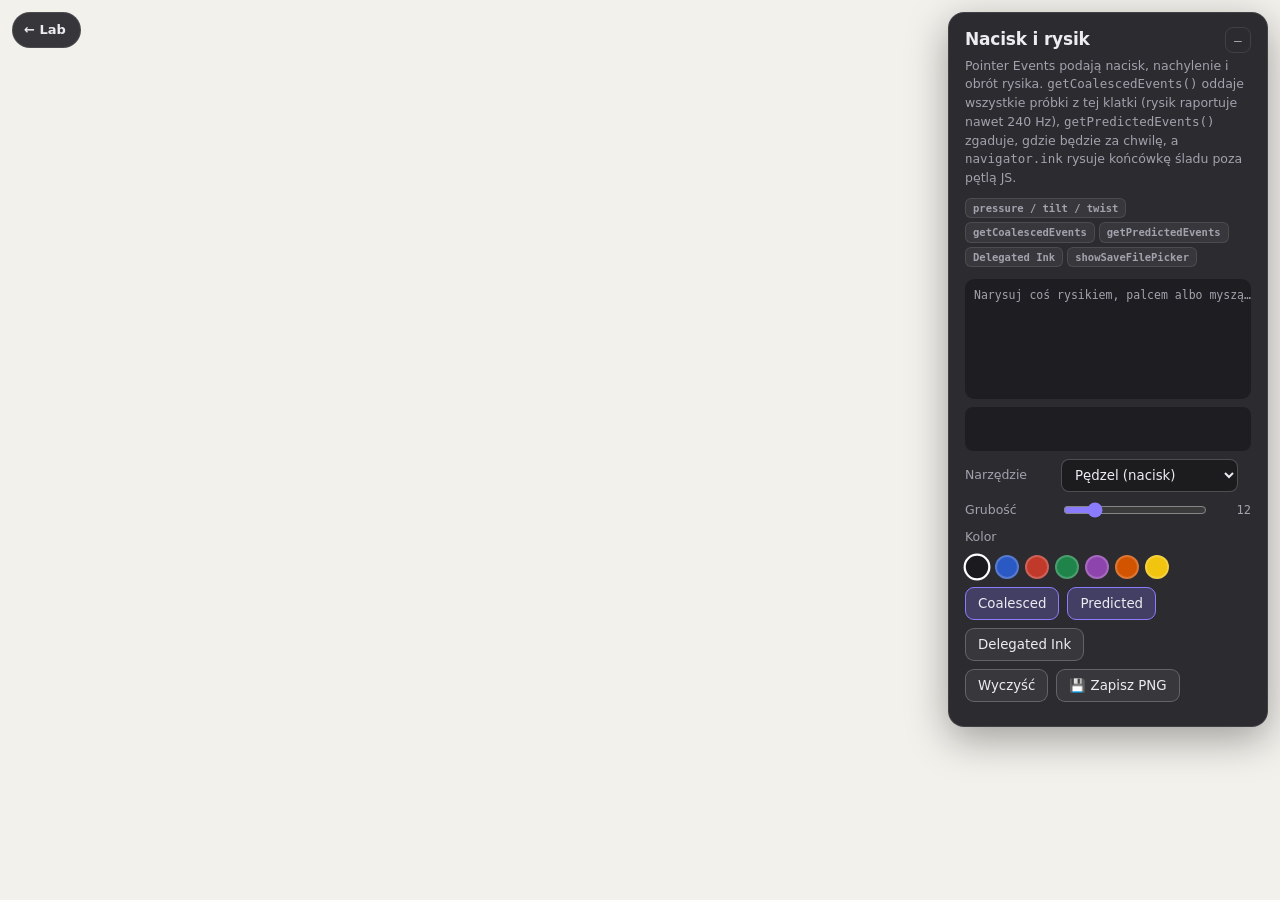
<file: lab/ink/index.html>
<!doctype html>
<html lang="pl">
<head>
<meta charset="utf-8">
<meta name="viewport" content="width=device-width,initial-scale=1,maximum-scale=1,user-scalable=no,viewport-fit=cover">
<title>Nacisk i rysik — Web Lab</title>
<link rel="icon" href="data:image/svg+xml,<svg xmlns=%22http://www.w3.org/2000/svg%22 viewBox=%220 0 100 100%22><text y=%22.85em%22 font-size=%2290%22>✒️</text></svg>">
<link rel="stylesheet" href="../common.css">
<style>
  body { background: #f3f1ec; }
  canvas.stage { cursor: crosshair; }
  .lab-panel { background: rgba(22,22,28,.9); }
  .lab-back { background: rgba(22,22,28,.85); }
  #overlay { pointer-events: none; }
  .hud { font: 11.5px/1.6 var(--mono); color: var(--dim); white-space: pre; background: rgba(0,0,0,.3); border-radius: 9px; padding: 7px 9px; margin: 8px 0; min-height: 120px; }
  .hud b { color: var(--text); font-weight: 600; }
  canvas#spark { width: 100%; height: 44px; display: block; border-radius: 8px; background: rgba(0,0,0,.3); }
  .colors { display: flex; gap: 6px; flex-wrap: wrap; }
  .colors button { width: 24px; height: 24px; border-radius: 50%; border: 2px solid rgba(255,255,255,.2); cursor: pointer; }
  .colors button.on { border-color: #fff; transform: scale(1.12); }
</style>
</head>
<body class="fullscreen">
<canvas class="stage" id="ink"></canvas>
<canvas class="stage" id="overlay"></canvas>
<a class="lab-back" href="../">← Lab</a>

<aside class="lab-panel">
  <header>
    <div><h1>Nacisk i rysik</h1></div>
    <button class="toggle" aria-label="Zwiń panel">–</button>
  </header>
  <p>Pointer Events podają nacisk, nachylenie i obrót rysika. <code>getCoalescedEvents()</code> oddaje wszystkie próbki z tej klatki (rysik raportuje nawet 240 Hz), <code>getPredictedEvents()</code> zgaduje, gdzie będzie za chwilę, a <code>navigator.ink</code> rysuje końcówkę śladu poza pętlą JS.</p>
  <div class="apis"><span class="chip">pressure / tilt / twist</span><span class="chip">getCoalescedEvents</span><span class="chip">getPredictedEvents</span><span class="chip">Delegated Ink</span><span class="chip">showSaveFilePicker</span></div>
  <div class="hud" id="hud">Narysuj coś rysikiem, palcem albo myszą…</div>
  <canvas id="spark" title="Nacisk w czasie"></canvas>
  <div class="row"><label>Narzędzie</label>
    <select id="tool"><option value="brush">Pędzel (nacisk)</option><option value="nib">Pióro kaligraficzne</option><option value="pencil">Ołówek (nachylenie)</option><option value="eraser">Gumka</option></select>
  </div>
  <div class="row"><label>Grubość</label><input type="range" id="size" min="1" max="60" value="12"><output></output></div>
  <div class="row"><label>Kolor</label><div class="colors" id="colors"></div></div>
  <div class="row">
    <button class="btn on" id="coal">Coalesced</button>
    <button class="btn on" id="pred">Predicted</button>
    <button class="btn" id="dink">Delegated Ink</button>
  </div>
  <div class="row">
    <button class="btn" id="clear">Wyczyść</button>
    <button class="btn" id="save">💾 Zapisz PNG</button>
  </div>
</aside>

<script src="../common.js"></script>
<script>
const $ = id => document.getElementById(id);
const ink = $('ink'), ov = $('overlay');
const ic = ink.getContext('2d'), oc = ov.getContext('2d');
let dpr = 1, W = 0, H = 0;

// ---------------- ustawienia ----------------
const COLORS = ['#1b1b1f', '#2b59c3', '#c0392b', '#1e8449', '#8e44ad', '#d35400', '#f1c40f'];
let color = COLORS[0];
COLORS.forEach((c, i) => {
  const b = document.createElement('button'); b.style.background = c; if (!i) b.classList.add('on');
  b.onclick = () => { color = c; $('colors').querySelectorAll('button').forEach(x => x.classList.toggle('on', x === b)); };
  $('colors').appendChild(b);
});
let size = 12; const sz = $('size');
sz.oninput = () => { size = +sz.value; sz.nextElementSibling.textContent = size; }; sz.oninput();
let useCoal = true, usePred = true, useDink = false, presenter = null;
const hasCoal = 'getCoalescedEvents' in PointerEvent.prototype, hasPred = 'getPredictedEvents' in PointerEvent.prototype;
if (!hasCoal) { useCoal = false; $('coal').classList.remove('on'); $('coal').disabled = true; }
if (!hasPred) { usePred = false; $('pred').classList.remove('on'); $('pred').disabled = true; }
if (!('ink' in navigator)) { $('dink').disabled = true; $('dink').title = 'Delegated Ink API niedostępne (Chrome/Edge)'; }
$('coal').onclick = e => { useCoal = !useCoal; e.currentTarget.classList.toggle('on', useCoal); Lab.toast(useCoal ? 'Wszystkie próbki – gładkie linie' : 'Tylko 1 próbka na klatkę – zobacz kanciaste łuki'); };
$('pred').onclick = e => { usePred = !usePred; e.currentTarget.classList.toggle('on', usePred); };
$('dink').onclick = async e => {
  useDink = !useDink; e.currentTarget.classList.toggle('on', useDink);
  if (useDink && !presenter) { try { presenter = await navigator.ink.requestPresenter({ presentationArea: ink }); Lab.toast('Delegated Ink: końcówkę rysuje kompozytor'); } catch (er) { Lab.toast(er.message); } }
};

function resize() {
  const snap = W ? (() => { const c = document.createElement('canvas'); c.width = ink.width; c.height = ink.height; c.getContext('2d').drawImage(ink, 0, 0); return c; })() : null;
  dpr = Math.min(devicePixelRatio || 1, 2); W = innerWidth; H = innerHeight;
  for (const c of [ink, ov]) { c.width = W * dpr; c.height = H * dpr; }
  ic.setTransform(1, 0, 0, 1, 0, 0);
  if (snap) ic.drawImage(snap, 0, 0);
  ic.setTransform(dpr, 0, 0, dpr, 0, 0); oc.setTransform(dpr, 0, 0, dpr, 0, 0);
  ic.lineCap = oc.lineCap = 'round'; ic.lineJoin = 'round';
}
addEventListener('resize', resize); resize();

// ---------------- pędzle ----------------
function sample(e, prev) {
  let p = e.pressure;
  // mysz nie ma nacisku: symulujemy go prędkością (wolno = grubo)
  if (e.pointerType === 'mouse' || (e.pointerType === 'touch' && (p === 0 || p === 1 || p === 0.5))) {
    const v = prev ? Math.hypot(e.clientX - prev.x, e.clientY - prev.y) : 0;
    p = prev ? prev.p * 0.75 + Math.max(0.15, 1 - v / 40) * 0.25 : 0.5;
  }
  return { x: e.clientX, y: e.clientY, p, tx: e.tiltX || 0, ty: e.tiltY || 0, tw: e.twist || 0, alt: e.altitudeAngle, az: e.azimuthAngle };
}
function segment(ctx, a, b, tool, col, alphaMul = 1) {
  const dx = b.x - a.x, dy = b.y - a.y;
  ctx.globalCompositeOperation = tool === 'eraser' ? 'destination-out' : 'source-over';
  ctx.strokeStyle = col; ctx.globalAlpha = alphaMul;
  if (tool === 'nib') {
    // stalówka pod kątem: grubość zależy od kierunku ruchu względem stalówki
    const nib = (b.tw ? b.tw : 40) * Math.PI / 180, dir = Math.atan2(dy, dx);
    const w = size * (0.15 + 0.85 * Math.abs(Math.sin(dir - nib))) * (0.4 + b.p * 0.9);
    const nx = Math.cos(nib) * size * 0.5, ny = Math.sin(nib) * size * 0.5;
    ctx.fillStyle = col;
    ctx.beginPath();
    ctx.moveTo(a.x - nx, a.y - ny); ctx.lineTo(a.x + nx, a.y + ny); ctx.lineTo(b.x + nx, b.y + ny); ctx.lineTo(b.x - nx, b.y - ny);
    ctx.closePath(); ctx.fill();
    ctx.lineWidth = Math.max(1, w * 0.25); ctx.beginPath(); ctx.moveTo(a.x, a.y); ctx.lineTo(b.x, b.y); ctx.stroke();
  } else if (tool === 'pencil') {
    // im bardziej pochylony rysik, tym szerszy i jaśniejszy ślad (jak grafit z boku)
    const tilt = Math.min(1, Math.hypot(b.tx, b.ty) / 60);
    ctx.lineWidth = Math.max(1, size * (0.25 + tilt * 1.5) * (0.5 + b.p * 0.5));
    ctx.globalAlpha = alphaMul * (0.25 + b.p * 0.6) * (1 - tilt * 0.5);
    ctx.beginPath(); ctx.moveTo(a.x, a.y); ctx.lineTo(b.x, b.y); ctx.stroke();
  } else {
    ctx.lineWidth = Math.max(0.6, size * (tool === 'eraser' ? 2 : 1) * Math.pow((a.p + b.p) / 2, 0.8) * 1.6);
    ctx.beginPath(); ctx.moveTo(a.x, a.y); ctx.lineTo(b.x, b.y); ctx.stroke();
  }
  ctx.globalAlpha = 1; ctx.globalCompositeOperation = 'source-over';
}

// ---------------- zdarzenia ----------------
const strokes = new Map(); // pointerId -> last sample
let evCount = 0, sampleCount = 0, lastE = null, coalLast = 0, pressHist = [];
ink.addEventListener('pointerdown', e => {
  ink.setPointerCapture(e.pointerId);
  const s = sample(e, null);
  strokes.set(e.pointerId, { last: s, eraser: e.button === 5 || (e.buttons & 32) });
  segment(ic, s, { ...s, x: s.x + 0.01 }, currentTool(e), color);
});
ink.addEventListener('pointermove', e => {
  lastE = e; evCount++;
  const st = strokes.get(e.pointerId);
  const events = useCoal && hasCoal ? e.getCoalescedEvents() : [e];
  coalLast = events.length;
  if (!st) { drawCursor(e); return; }
  const tool = currentTool(e, st);
  for (const ce of (events.length ? events : [e])) {
    const s = sample(ce, st.last);
    segment(ic, st.last, s, tool, color);
    st.last = s; sampleCount++;
    pressHist.push(s.p); if (pressHist.length > 200) pressHist.shift();
  }
  // przewidywane punkty rysujemy tylko na warstwie tymczasowej
  oc.clearRect(0, 0, W, H);
  if (usePred && hasPred && tool !== 'eraser') {
    let prev = st.last;
    for (const pe of e.getPredictedEvents()) { const s = sample(pe, prev); segment(oc, prev, s, tool, '#e84393', 0.7); prev = s; }
  }
  if (useDink && presenter && tool !== 'eraser') {
    try { presenter.updateInkTrailStartPoint(e, { color, diameter: Math.max(1, size * st.last.p * 1.6) }); } catch {}
  }
});
const end = e => { strokes.delete(e.pointerId); oc.clearRect(0, 0, W, H); };
ink.addEventListener('pointerup', end); ink.addEventListener('pointercancel', end);
function currentTool(e, st) { return (st && st.eraser) || e.button === 5 || (e.buttons & 32) ? 'eraser' : $('tool').value; }
function drawCursor(e) {
  oc.clearRect(0, 0, W, H);
  if (e.pointerType !== 'pen') return;
  // rysik w powietrzu (hover): pokaż kółko i kierunek nachylenia
  oc.strokeStyle = 'rgba(0,0,0,.35)'; oc.lineWidth = 1;
  oc.beginPath(); oc.arc(e.clientX, e.clientY, size * 0.8, 0, Math.PI * 2); oc.stroke();
  oc.beginPath(); oc.moveTo(e.clientX, e.clientY); oc.lineTo(e.clientX + (e.tiltX || 0) * 0.8, e.clientY + (e.tiltY || 0) * 0.8); oc.stroke();
}

$('clear').onclick = () => { ic.clearRect(0, 0, W, H); };
$('save').onclick = async () => {
  // spłaszcz na tło papieru
  const c = document.createElement('canvas'); c.width = ink.width; c.height = ink.height;
  const x = c.getContext('2d'); x.fillStyle = '#f3f1ec'; x.fillRect(0, 0, c.width, c.height); x.drawImage(ink, 0, 0);
  const blob = await new Promise(r => c.toBlob(r, 'image/png'));
  if ('showSaveFilePicker' in window) {
    try {
      const h = await showSaveFilePicker({ suggestedName: 'rysunek.png', types: [{ description: 'Obraz PNG', accept: { 'image/png': ['.png'] } }] });
      const w = await h.createWritable(); await w.write(blob); await w.close();
      return Lab.toast('Zapisano przez File System Access API');
    } catch (er) { if (er.name === 'AbortError') return; }
  }
  const a = document.createElement('a'); a.href = URL.createObjectURL(blob); a.download = 'rysunek.png'; a.click();
};

// ---------------- HUD ----------------
const spark = $('spark'), sc = spark.getContext('2d');
let rateT = performance.now(), rateEv = 0, rateS = 0;
setInterval(() => {
  const now = performance.now(), dt = (now - rateT) / 1000;
  rateEv = evCount / dt; rateS = sampleCount / dt; evCount = 0; sampleCount = 0; rateT = now;
}, 500);
function hud() {
  const e = lastE;
  if (e) {
    const f = (v, d = 2) => v == null ? '–' : (+v).toFixed(d);
    $('hud').innerHTML =
      `typ        <b>${e.pointerType}</b>${e.isPrimary ? '' : ' (dodatkowy)'}\n` +
      `nacisk     <b>${f(e.pressure)}</b>  styczny ${f(e.tangentialPressure)}\n` +
      `tilt X/Y   <b>${f(e.tiltX, 0)}° / ${f(e.tiltY, 0)}°</b>  twist ${f(e.twist, 0)}°\n` +
      `alt / azym ${e.altitudeAngle != null ? f(e.altitudeAngle * 57.3, 0) + '° / ' + f(e.azimuthAngle * 57.3, 0) + '°' : '–'}\n` +
      `kontakt    ${f(e.width, 1)} × ${f(e.height, 1)} px\n` +
      `zdarzenia  <b>${rateEv.toFixed(0)} Hz</b> → próbki <b>${rateS.toFixed(0)} Hz</b>\n` +
      `coalesced  ${coalLast} na zdarzenie`;
  }
  const w = spark.clientWidth, h = spark.clientHeight, r = devicePixelRatio || 1;
  if (spark.width !== Math.round(w * r)) { spark.width = Math.round(w * r); spark.height = Math.round(h * r); }
  sc.setTransform(r, 0, 0, r, 0, 0); sc.clearRect(0, 0, w, h);
  sc.strokeStyle = '#8b7bff'; sc.lineWidth = 1.5; sc.beginPath();
  pressHist.forEach((p, i) => { const x = i / 199 * w, y = h - 3 - p * (h - 6); i ? sc.lineTo(x, y) : sc.moveTo(x, y); });
  sc.stroke();
  requestAnimationFrame(hud);
}
requestAnimationFrame(hud);
</script>
</body>
</html>
</file>
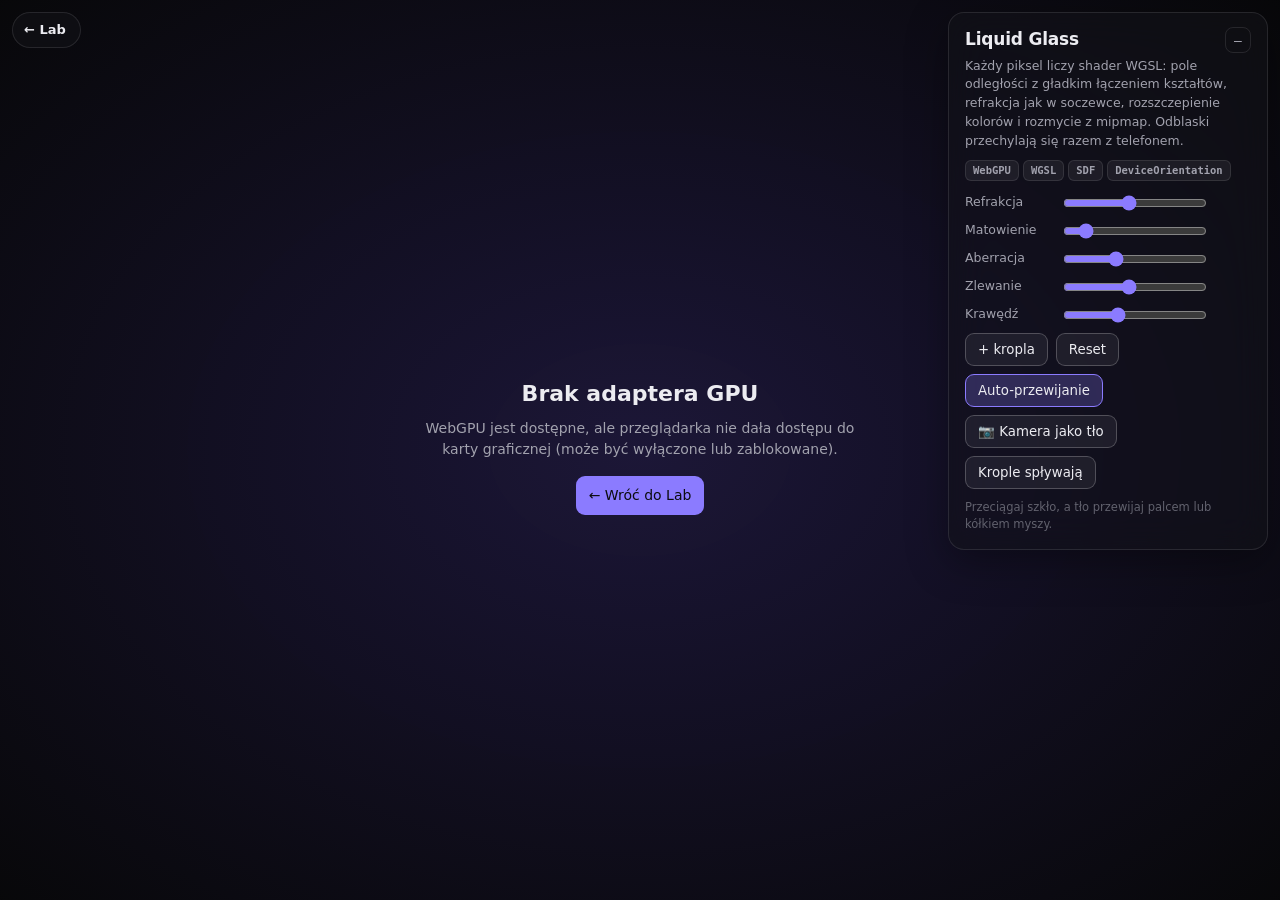
<file: lab/liquid-glass/index.html>
<!doctype html>
<html lang="pl">
<head>
<meta charset="utf-8">
<meta name="viewport" content="width=device-width,initial-scale=1,maximum-scale=1,user-scalable=no,viewport-fit=cover">
<title>Liquid Glass — Web Lab</title>
<link rel="icon" href="data:image/svg+xml,<svg xmlns=%22http://www.w3.org/2000/svg%22 viewBox=%220 0 100 100%22><text y=%22.85em%22 font-size=%2290%22>💧</text></svg>">
<link rel="stylesheet" href="../common.css">
<style>
  canvas.stage { cursor: grab; }
  canvas.stage.dragging { cursor: grabbing; }
  .hint { font-size: 11.5px; color: var(--dimmer); margin-top: 10px; }
</style>
</head>
<body class="fullscreen">
<canvas class="stage" id="c"></canvas>
<a class="lab-back" href="../">← Lab</a>

<aside class="lab-panel">
  <header>
    <div><h1>Liquid Glass</h1></div>
    <button class="toggle" aria-label="Zwiń panel">–</button>
  </header>
  <p>Każdy piksel liczy shader WGSL: pole odległości z gładkim łączeniem kształtów, refrakcja jak w soczewce, rozszczepienie kolorów i rozmycie z mipmap. Odblaski przechylają się razem z telefonem.</p>
  <div class="apis"><span class="chip">WebGPU</span><span class="chip">WGSL</span><span class="chip">SDF</span><span class="chip">DeviceOrientation</span></div>
  <div class="row"><label>Refrakcja</label><input type="range" id="refr" min="0" max="100" value="45"><output></output></div>
  <div class="row"><label>Matowienie</label><input type="range" id="blur" min="0" max="100" value="12"><output></output></div>
  <div class="row"><label>Aberracja</label><input type="range" id="chroma" min="0" max="100" value="35"><output></output></div>
  <div class="row"><label>Zlewanie</label><input type="range" id="smooth" min="0" max="100" value="45"><output></output></div>
  <div class="row"><label>Krawędź</label><input type="range" id="bevel" min="5" max="100" value="40"><output></output></div>
  <div class="row">
    <button class="btn" id="add">+ kropla</button>
    <button class="btn" id="reset">Reset</button>
    <button class="btn on" id="auto">Auto-przewijanie</button>
  </div>
  <div class="row">
    <button class="btn" id="cam">📷 Kamera jako tło</button>
    <button class="btn" id="gyro" hidden>🧭 Włącz żyroskop</button>
    <button class="btn" id="drip">Krople spływają</button>
  </div>
  <div class="hint">Przeciągaj szkło, a tło przewijaj palcem lub kółkiem myszy.</div>
</aside>

<script src="../common.js"></script>
<script>
(async () => {
const canvas = document.getElementById('c');
const g = await Lab.gpu(canvas);
if (!g) return;
const { device, context, format } = g;

// ---------------- shadery ----------------
const glassWGSL = /* wgsl */`
struct Shape { geo: vec4f, ext: vec4f };
struct U {
  res: vec2f, time: f32, count: f32,
  light: vec2f, refr: f32, blur: f32,
  chroma: f32, smoothK: f32, bevel: f32, dpr: f32,
  bgScale: vec2f, bgOffset: vec2f,
  shapes: array<Shape, 8>,
};
@group(0) @binding(0) var<uniform> u: U;
@group(0) @binding(1) var samp: sampler;
@group(0) @binding(2) var bg: texture_2d<f32>;

@vertex fn vs(@builtin(vertex_index) i: u32) -> @builtin(position) vec4f {
  let p = vec2f(f32((i << 1u) & 2u), f32(i & 2u));
  return vec4f(p * 2.0 - 1.0, 0.0, 1.0);
}

fn sdRoundBox(p: vec2f, b: vec2f, r: f32) -> f32 {
  let q = abs(p) - b + vec2f(r);
  return length(max(q, vec2f(0.0))) + min(max(q.x, q.y), 0.0) - r;
}
fn smin(a: f32, b: f32, k: f32) -> f32 {
  let h = clamp(0.5 + 0.5 * (b - a) / k, 0.0, 1.0);
  return mix(b, a, h) - k * h * (1.0 - h);
}
fn scene(p: vec2f) -> f32 {
  var d = 1e5;
  let n = u32(u.count);
  for (var i = 0u; i < n; i++) {
    let s = u.shapes[i];
    let r = min(s.ext.x, min(s.geo.z, s.geo.w));
    d = smin(d, sdRoundBox(p - s.geo.xy, s.geo.zw, r), u.smoothK);
  }
  return d;
}
fn bgAt(px: vec2f, lod: f32) -> vec3f {
  return textureSampleLevel(bg, samp, px * u.bgScale + u.bgOffset, lod).rgb;
}
// rozmycie: kilka próbek z poziomu mipmapy ≈ gładki filtr gaussa
fn bgBlur(px: vec2f, radius: f32) -> vec3f {
  if (radius < 0.75) { return bgAt(px, 0.0); }
  let lod = log2(radius) - 0.5;
  let o = radius * 0.5;
  var c = bgAt(px, lod) * 0.36;
  c += bgAt(px + vec2f( o,  o), lod) * 0.16;
  c += bgAt(px + vec2f(-o,  o), lod) * 0.16;
  c += bgAt(px + vec2f( o, -o), lod) * 0.16;
  c += bgAt(px + vec2f(-o, -o), lod) * 0.16;
  return c;
}

@fragment fn fs(@builtin(position) fc: vec4f) -> @location(0) vec4f {
  let p = fc.xy;
  let d = scene(p);
  var col = bgAt(p, 0.0);

  // miękki cień pod szkłem, przesunięty od światła
  let sh = scene(p + u.light * 14.0 * u.dpr);
  let shadow = (1.0 - smoothstep(-6.0 * u.dpr, 34.0 * u.dpr, sh)) * 0.32;
  col *= 1.0 - shadow * step(0.0, d);

  if (d < 1.0) {
    // normalna 2D z gradientu pola odległości (skierowana na zewnątrz)
    let e = 1.0;
    let gr = vec2f(scene(p + vec2f(e, 0.0)) - scene(p - vec2f(e, 0.0)),
                   scene(p + vec2f(0.0, e)) - scene(p - vec2f(0.0, e)));
    let gl = length(gr);
    let n2 = select(vec2f(0.0), gr / gl, gl > 1e-5);

    // profil krawędzi: ćwiartka okręgu o szerokości "bevel"
    let t = clamp(-d / u.bevel, 0.0, 1.0);
    let x = 1.0 - t;
    let h = sqrt(max(1.0 - x * x, 0.0));
    let slope = x / max(h, 0.08);
    let N = normalize(vec3f(n2 * slope, 1.0));

    // refrakcja promienia patrzącego prosto w ekran (n = 1.5)
    let R = refract(vec3f(0.0, 0.0, -1.0), N, 1.0 / 1.5);
    let off = R.xy * u.refr * (0.35 + 0.65 * x);
    let blurR = u.blur * (0.6 + 0.4 * h);
    let ca = u.chroma * (0.25 + x);
    var gc: vec3f;
    gc.r = bgBlur(p + off * (1.0 + ca), blurR).r;
    gc.g = bgBlur(p + off, blurR).g;
    gc.b = bgBlur(p + off * (1.0 - ca), blurR).b;

    // lekkie podbicie nasycenia i jasności jak w szkle
    let l = dot(gc, vec3f(0.299, 0.587, 0.114));
    gc = mix(vec3f(l), gc, 1.18) * 1.04 + 0.025;

    // odblaski: strona od światła + słabszy refleks po przeciwnej
    let L2 = normalize(u.light + vec2f(1e-4));
    let edge = pow(x, 2.6);
    let rim = pow(max(dot(n2, L2), 0.0), 2.0) * edge * 0.9
            + pow(max(dot(n2, -L2), 0.0), 3.0) * edge * 0.35;
    let H = normalize(vec3f(L2 * 0.7, 1.0) + vec3f(0.0, 0.0, 1.0));
    let glint = pow(max(dot(N, H), 0.0), 90.0) * 0.6 * step(0.02, x);
    let fres = pow(x, 5.0) * 0.18;
    let line = smoothstep(1.6 * u.dpr, 0.0, abs(d + 0.8 * u.dpr)) * 0.28;
    gc += vec3f(rim + glint + fres + line);

    let a = clamp(0.5 - d, 0.0, 1.0);
    col = mix(col, gc, a);
  }
  return vec4f(col, 1.0);
}`;

const mipWGSL = /* wgsl */`
@group(0) @binding(0) var samp: sampler;
@group(0) @binding(1) var src: texture_2d<f32>;
struct VO { @builtin(position) pos: vec4f, @location(0) uv: vec2f };
@vertex fn vs(@builtin(vertex_index) i: u32) -> VO {
  let p = vec2f(f32((i << 1u) & 2u), f32(i & 2u));
  var o: VO; o.pos = vec4f(p * 2.0 - 1.0, 0.0, 1.0); o.uv = vec2f(p.x, 1.0 - p.y); return o;
}
@fragment fn fs(i: VO) -> @location(0) vec4f { return textureSampleLevel(src, samp, i.uv, 0.0); }`;

const glassModule = device.createShaderModule({ code: glassWGSL });
const mipModule = device.createShaderModule({ code: mipWGSL });

const pipeline = device.createRenderPipeline({
  layout: 'auto',
  vertex: { module: glassModule, entryPoint: 'vs' },
  fragment: { module: glassModule, entryPoint: 'fs', targets: [{ format }] },
  primitive: { topology: 'triangle-list' },
});
const mipPipeline = device.createRenderPipeline({
  layout: 'auto',
  vertex: { module: mipModule, entryPoint: 'vs' },
  fragment: { module: mipModule, entryPoint: 'fs', targets: [{ format: 'rgba8unorm' }] },
  primitive: { topology: 'triangle-list' },
});

const sampler = device.createSampler({ magFilter: 'linear', minFilter: 'linear', mipmapFilter: 'linear', addressModeU: 'repeat', addressModeV: 'repeat' });
const mipSampler = device.createSampler({ magFilter: 'linear', minFilter: 'linear' });
const uBuf = device.createBuffer({ size: 320, usage: GPUBufferUsage.UNIFORM | GPUBufferUsage.COPY_DST });
const uData = new Float32Array(80);

function makeTexture(w, h) {
  const levels = Math.min(9, Math.floor(Math.log2(Math.max(w, h))) + 1);
  return device.createTexture({
    size: [w, h], format: 'rgba8unorm', mipLevelCount: levels,
    usage: GPUTextureUsage.TEXTURE_BINDING | GPUTextureUsage.COPY_DST | GPUTextureUsage.RENDER_ATTACHMENT,
  });
}
function generateMips(tex, enc) {
  for (let lvl = 1; lvl < tex.mipLevelCount; lvl++) {
    const bgp = device.createBindGroup({ layout: mipPipeline.getBindGroupLayout(0), entries: [
      { binding: 0, resource: mipSampler },
      { binding: 1, resource: tex.createView({ baseMipLevel: lvl - 1, mipLevelCount: 1 }) },
    ]});
    const pass = enc.beginRenderPass({ colorAttachments: [{ view: tex.createView({ baseMipLevel: lvl, mipLevelCount: 1 }), loadOp: 'clear', storeOp: 'store', clearValue: [0, 0, 0, 1] }] });
    pass.setPipeline(mipPipeline); pass.setBindGroup(0, bgp); pass.draw(3); pass.end();
  }
}

// ---------------- tło rysowane na canvasie 2D ----------------
const SECTIONS = 3;
let bgTex = null, bindGroup = null, cssW = 0, cssH = 0;

function drawBackground(w, h, s) {
  // w, h – rozmiar jednej "strony" w CSS px; s – skala do pikseli tekstury
  const c = document.createElement('canvas');
  c.width = Math.round(w * s); c.height = Math.round(h * SECTIONS * s);
  const x = c.getContext('2d');
  x.scale(s, s);
  const H = h * SECTIONS, m = Math.min(w, h);
  x.fillStyle = '#0f0f17'; x.fillRect(0, 0, w, H);

  const blob = (cx, cy, r, col) => { const gr = x.createRadialGradient(cx, cy, 0, cx, cy, r); gr.addColorStop(0, col); gr.addColorStop(1, 'transparent'); x.fillStyle = gr; x.fillRect(cx - r, cy - r, r * 2, r * 2); };
  blob(w * .2, h * .35, m * .7, 'rgba(110,90,255,.75)');
  blob(w * .85, h * .55, m * .65, 'rgba(255,80,150,.6)');
  blob(w * .55, h * 1.4, m * .8, 'rgba(0,190,255,.55)');
  blob(w * .15, h * 2.2, m * .7, 'rgba(255,170,60,.55)');
  blob(w * .9, h * 2.5, m * .6, 'rgba(60,220,140,.5)');

  // siatka
  x.strokeStyle = 'rgba(255,255,255,.07)'; x.lineWidth = 1;
  const gs = Math.max(28, m / 18);
  x.beginPath();
  for (let gx = 0; gx <= w; gx += gs) { x.moveTo(gx + .5, 0); x.lineTo(gx + .5, H); }
  for (let gy = 0; gy <= H; gy += gs) { x.moveTo(0, gy + .5); x.lineTo(w, gy + .5); }
  x.stroke();

  // sekcja 1: wielki napis + paski
  x.fillStyle = '#fff'; x.textBaseline = 'middle'; x.textAlign = 'center';
  const big = Math.min(w / 4.2, h / 4.5);
  x.font = `800 ${big}px system-ui, "Segoe UI", sans-serif`;
  x.fillText('Liquid', w / 2, h * .36);
  x.fillText('Glass', w / 2, h * .36 + big * .95);
  x.font = `500 ${big * .16}px system-ui, sans-serif`; x.fillStyle = 'rgba(255,255,255,.75)';
  x.fillText('WebGPU · WGSL · signed distance fields', w / 2, h * .36 + big * 1.65);
  const cols = ['#ff5f8f', '#ffc65f', '#5fe3ff', '#8b7bff', '#5fff9c'];
  const sw = w / 30;
  for (let i = 0; i < 30; i++) { x.fillStyle = cols[i % cols.length]; x.fillRect(i * sw, h * .82, sw * .55, h * .1); }

  // sekcja 2: szachownica + emoji
  const cy0 = h * 1.12, cs = m / 12;
  for (let r = 0; r < 7; r++) for (let q = 0; q < Math.ceil(w / cs); q++) {
    x.fillStyle = (r + q) % 2 ? 'rgba(255,255,255,.9)' : 'rgba(20,20,30,.9)';
    x.fillRect(q * cs, cy0 + r * cs, cs, cs);
  }
  x.font = `${m / 7}px system-ui, "Apple Color Emoji", "Segoe UI Emoji", sans-serif`;
  const em = ['🍋', '🫧', '🌈', '🪩', '🧊', '🦋', '🍓', '🌊'];
  em.forEach((e, i) => x.fillText(e, (i + .5) * w / em.length, h * 1.8 + Math.sin(i) * h * .05));

  // sekcja 3: akapity tekstu i koła
  x.textAlign = 'left';
  const fs = Math.max(15, m / 26);
  x.font = `600 ${fs * 2}px system-ui, sans-serif`; x.fillStyle = '#fff';
  x.fillText('Refrakcja w praktyce', w * .08, h * 2.15);
  x.font = `400 ${fs}px system-ui, sans-serif`; x.fillStyle = 'rgba(255,255,255,.82)';
  const lorem = 'Każdy kształt to funkcja odległości. Shader łączy je funkcją smooth-min, więc krople zlewają się jak rtęć. Normalna powierzchni pochodzi z gradientu pola, a promień załamuje się według prawa Snella. Kanały R, G i B łamią się trochę inaczej, stąd tęczowe krawędzie. Matowienie bierze próbki z mipmap tekstury tła.';
  const words = lorem.split(' '); let line = '', ly = h * 2.15 + fs * 2.4;
  for (const wd of words) {
    if (x.measureText(line + wd).width > w * .84) { x.fillText(line, w * .08, ly); line = ''; ly += fs * 1.55; }
    line += wd + ' ';
  }
  x.fillText(line, w * .08, ly);
  for (let i = 0; i < 6; i++) {
    x.beginPath(); x.arc(w * (.12 + i * .155), h * 2.78, m * .055, 0, Math.PI * 2);
    x.fillStyle = cols[i % cols.length]; x.fill();
  }
  return c;
}

function rebuildBackground() {
  cssW = canvas.clientWidth; cssH = canvas.clientHeight;
  const maxDim = device.limits.maxTextureDimension2D;
  const s = Math.min(Math.min(devicePixelRatio, 2), maxDim / (cssH * SECTIONS), maxDim / cssW);
  const src = drawBackground(cssW, cssH, s);
  const tex = makeTexture(src.width, src.height);
  device.queue.copyExternalImageToTexture({ source: src }, { texture: tex }, [src.width, src.height]);
  const enc = device.createCommandEncoder(); generateMips(tex, enc); device.queue.submit([enc.finish()]);
  if (bgTex) bgTex.destroy();
  bgTex = tex;
  if (!camOn) setBind(bgTex);
}
function setBind(tex) {
  bindGroup = device.createBindGroup({ layout: pipeline.getBindGroupLayout(0), entries: [
    { binding: 0, resource: { buffer: uBuf } },
    { binding: 1, resource: sampler },
    { binding: 2, resource: tex.createView() },
  ]});
}

// ---------------- kamera ----------------
let camOn = false, video = null, camTex = null, camStream = null;
document.getElementById('cam').onclick = async (ev) => {
  const btn = ev.currentTarget;
  if (camOn) {
    camOn = false; btn.classList.remove('on'); camStream?.getTracks().forEach(t => t.stop()); setBind(bgTex); return;
  }
  try {
    camStream = await navigator.mediaDevices.getUserMedia({ video: { facingMode: 'user', width: { ideal: 1280 } }, audio: false });
    video = document.createElement('video'); video.playsInline = true; video.muted = true; video.srcObject = camStream;
    await video.play();
    camOn = true; btn.classList.add('on');
    Lab.toast('Kamera to teraz tło szkła');
  } catch (e) { Lab.toast('Brak dostępu do kamery'); }
};

// ---------------- kształty szkła (w CSS px) ----------------
let shapes = [];
function defaultShapes() {
  const w = canvas.clientWidth, h = canvas.clientHeight, m = Math.min(w, h), k = Math.min(1.25, m / 520);
  const mk = (x, y, hw, hh, r) => ({ x, y, hw, hh, r, vx: 0, vy: 0, tx: x, ty: y, sx: 1, sy: 1 });
  shapes = [
    mk(w * .5, h * .42, 150 * k, 52 * k, 52 * k),
    mk(w * .28, h * .66, 62 * k, 62 * k, 62 * k),
    mk(w * .72, h * .7, 46 * k, 46 * k, 46 * k),
    mk(w * .66, h * .2, 95 * k, 70 * k, 30 * k),
  ];
}
defaultShapes();

function shapeSDF(s, px, py) {
  const hw = s.hw * s.sx, hh = s.hh * s.sy, r = Math.min(s.r, hw, hh);
  const qx = Math.abs(px - s.x) - hw + r, qy = Math.abs(py - s.y) - hh + r;
  return Math.hypot(Math.max(qx, 0), Math.max(qy, 0)) + Math.min(Math.max(qx, qy), 0) - r;
}

// ---------------- sterowanie ----------------
const $ = id => document.getElementById(id);
const params = {};
for (const id of ['refr', 'blur', 'chroma', 'smooth', 'bevel']) {
  const el = $(id), out = el.nextElementSibling;
  const upd = () => { params[id] = +el.value; out.textContent = el.value; };
  el.addEventListener('input', upd); upd();
}
let autoScroll = true, drip = false;
$('auto').onclick = e => { autoScroll = !autoScroll; e.currentTarget.classList.toggle('on', autoScroll); };
$('drip').onclick = e => { drip = !drip; e.currentTarget.classList.toggle('on', drip); if (drip) Lab.toast('Przechyl telefon (albo użyj strzałek)'); };
$('reset').onclick = () => defaultShapes();
$('add').onclick = () => {
  if (shapes.length >= 8) return Lab.toast('Maksymalnie 8 kształtów');
  const w = canvas.clientWidth, h = canvas.clientHeight, r = 30 + Math.random() * 40;
  shapes.push({ x: w * (.2 + Math.random() * .6), y: h * (.2 + Math.random() * .6), hw: r, hh: r, r, vx: 0, vy: 0, sx: 1, sy: 1 });
  const s = shapes[shapes.length - 1]; s.tx = s.x; s.ty = s.y;
};

// światło: z przechyłu telefonu albo z pozycji kursora
let light = { x: -0.55, y: -0.85 }, lightTarget = { ...light }, grav = { x: 0, y: 0 }, gotTilt = false;
const tiltActive = Lab.onTilt(gv => { gotTilt = true; grav = gv; lightTarget = { x: -0.4 - gv.x * 1.3, y: -0.6 - gv.y * 1.3 }; });
if (Lab.needsMotionPermission() && matchMedia('(pointer: coarse)').matches) {
  $('gyro').hidden = false;
  $('gyro').onclick = async () => { if (await Lab.requestMotionPermission()) { $('gyro').hidden = true; Lab.toast('Przechyl telefon'); } };
}
const keys = {};
addEventListener('keydown', e => keys[e.key] = true);
addEventListener('keyup', e => keys[e.key] = false);

let scroll = 0, scrollV = 0;
const drags = new Map(); // pointerId -> {shape, ox, oy} | {scroll:true, y}
canvas.addEventListener('pointerdown', e => {
  canvas.setPointerCapture(e.pointerId);
  let best = null, bd = 0;
  for (const s of shapes) { const d = shapeSDF(s, e.clientX, e.clientY); if (d < bd) { bd = d; best = s; } }
  if (best && ![...drags.values()].some(d => d.shape === best)) {
    drags.set(e.pointerId, { shape: best, ox: best.x - e.clientX, oy: best.y - e.clientY });
    canvas.classList.add('dragging');
  } else drags.set(e.pointerId, { scroll: true, y: e.clientY, t: performance.now() });
});
canvas.addEventListener('pointermove', e => {
  if (!e.buttons && e.pointerType === 'mouse' && !gotTilt) {
    // na komputerze światło pada od strony kursora
    const cx = canvas.clientWidth / 2, cy = canvas.clientHeight / 2;
    lightTarget = { x: (e.clientX - cx) / cx, y: (e.clientY - cy) / cy };
  }
  const d = drags.get(e.pointerId); if (!d) return;
  if (d.shape) { d.shape.tx = e.clientX + d.ox; d.shape.ty = e.clientY + d.oy; }
  else { const dy = e.clientY - d.y; scroll -= dy; scrollV = -dy; d.y = e.clientY; }
});
const end = e => { drags.delete(e.pointerId); if (![...drags.values()].some(d => d.shape)) canvas.classList.remove('dragging'); };
canvas.addEventListener('pointerup', end);
canvas.addEventListener('pointercancel', end);
canvas.addEventListener('wheel', e => { e.preventDefault(); scroll += e.deltaY; }, { passive: false });

// ---------------- pętla ----------------
let last = performance.now(), sizeKey = '';
function frame(now) {
  const dt = Math.min(0.05, (now - last) / 1000); last = now;
  const { w: W, h: H, dpr } = Lab.fitCanvas(canvas, 2, 3.2e6);
  const key = canvas.clientWidth + 'x' + canvas.clientHeight;
  if (key !== sizeKey) { sizeKey = key; rebuildBackground(); }

  // przewijanie z bezwładnością
  const scrolling = [...drags.values()].some(d => d.scroll);
  if (!scrolling) { scroll += scrollV; scrollV *= 0.94; if (autoScroll && Math.abs(scrollV) < 0.5) scroll += 22 * dt; }

  // fizyka kształtów: sprężyna do celu + "galaretowate" rozciąganie od prędkości
  let gx = grav.x, gy = grav.y;
  if (keys.ArrowLeft) gx = -1; if (keys.ArrowRight) gx = 1; if (keys.ArrowUp) gy = -1; if (keys.ArrowDown) gy = 1;
  const w = canvas.clientWidth, h = canvas.clientHeight;
  for (const s of shapes) {
    const held = [...drags.values()].some(d => d.shape === s);
    if (drip && !held) { s.tx += gx * 420 * dt; s.ty += gy * 420 * dt; }
    s.tx = Math.min(w - s.hw * .6, Math.max(s.hw * .6, s.tx));
    s.ty = Math.min(h - s.hh * .6, Math.max(s.hh * .6, s.ty));
    const k = 180, c = 18;
    s.vx += ((s.tx - s.x) * k - s.vx * c) * dt;
    s.vy += ((s.ty - s.y) * k - s.vy * c) * dt;
    s.x += s.vx * dt; s.y += s.vy * dt;
    const stx = 1 + Math.min(.35, Math.abs(s.vx) / 2600) - Math.min(.18, Math.abs(s.vy) / 5000);
    const sty = 1 + Math.min(.35, Math.abs(s.vy) / 2600) - Math.min(.18, Math.abs(s.vx) / 5000);
    s.sx += (stx - s.sx) * Math.min(1, dt * 14);
    s.sy += (sty - s.sy) * Math.min(1, dt * 14);
  }
  light.x += (lightTarget.x - light.x) * Math.min(1, dt * 6);
  light.y += (lightTarget.y - light.y) * Math.min(1, dt * 6);

  // tekstura z kamery
  if (camOn && video && video.readyState >= 2) {
    const vw = video.videoWidth, vh = video.videoHeight;
    if (!camTex || camTex.width !== vw || camTex.height !== vh) { camTex?.destroy(); camTex = makeTexture(vw, vh); setBind(camTex); }
    device.queue.copyExternalImageToTexture({ source: video }, { texture: camTex }, [vw, vh]);
  }

  // uniformy
  const P = params;
  uData[0] = W; uData[1] = H; uData[2] = now / 1000; uData[3] = shapes.length;
  const ll = Math.hypot(light.x, light.y) || 1;
  uData[4] = light.x / Math.max(ll, 1); uData[5] = light.y / Math.max(ll, 1);
  uData[6] = P.refr * 1.1 * dpr; uData[7] = P.blur * 0.45 * dpr;
  uData[8] = P.chroma / 100 * 0.6; uData[9] = Math.max(0.5, P.smooth * 0.9 * dpr); uData[10] = Math.max(2, P.bevel * 0.9 * dpr); uData[11] = dpr;
  if (camOn && camTex) {
    const sa = W / H, va = camTex.width / camTex.height;
    const sx = -(sa < va ? sa / va : 1), sy = sa > va ? va / sa : 1;
    uData[12] = sx / W; uData[13] = sy / H; uData[14] = 0.5 - sx * 0.5; uData[15] = 0.5 - sy * 0.5;
  } else {
    const total = cssH * SECTIONS;
    uData[12] = 1 / W; uData[13] = 1 / (dpr * total); uData[14] = 0; uData[15] = ((scroll % total) + total) % total / total;
  }
  shapes.forEach((s, i) => {
    const o = 16 + i * 8;
    uData[o] = s.x * dpr; uData[o + 1] = s.y * dpr; uData[o + 2] = s.hw * s.sx * dpr; uData[o + 3] = s.hh * s.sy * dpr;
    uData[o + 4] = s.r * Math.min(s.sx, s.sy) * dpr;
  });
  device.queue.writeBuffer(uBuf, 0, uData);

  const enc = device.createCommandEncoder();
  if (camOn && camTex) generateMips(camTex, enc);
  const pass = enc.beginRenderPass({ colorAttachments: [{ view: context.getCurrentTexture().createView(), loadOp: 'clear', storeOp: 'store', clearValue: [0, 0, 0, 1] }] });
  pass.setPipeline(pipeline); pass.setBindGroup(0, bindGroup); pass.draw(3); pass.end();
  device.queue.submit([enc.finish()]);
  requestAnimationFrame(frame);
}
requestAnimationFrame(frame);
})();
</script>
</body>
</html>
</file>
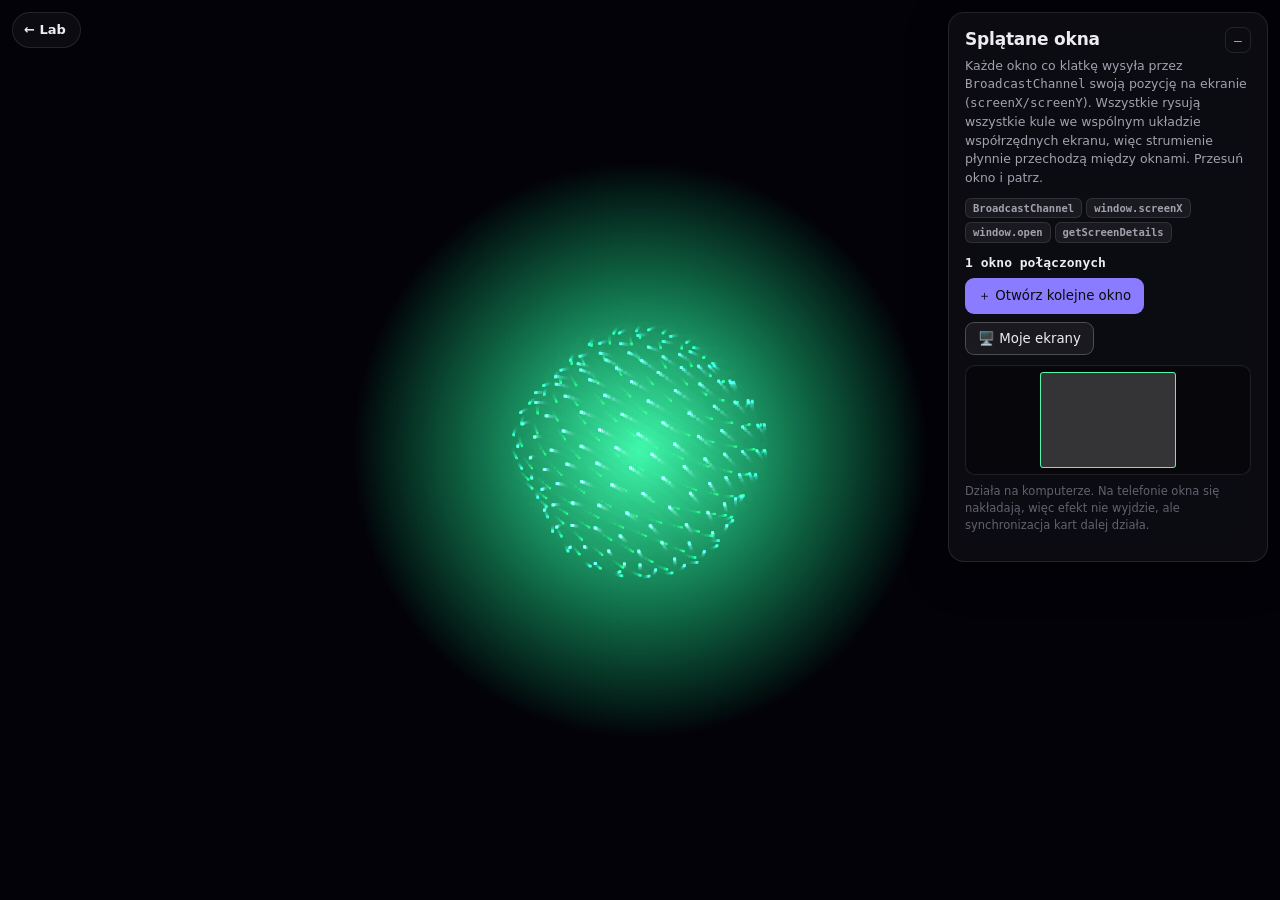
<file: lab/multi-window/index.html>
<!doctype html>
<html lang="pl">
<head>
<meta charset="utf-8">
<meta name="viewport" content="width=device-width,initial-scale=1,viewport-fit=cover">
<title>Splątane okna — Web Lab</title>
<link rel="icon" href="data:image/svg+xml,<svg xmlns=%22http://www.w3.org/2000/svg%22 viewBox=%220 0 100 100%22><text y=%22.85em%22 font-size=%2290%22>🪟</text></svg>">
<link rel="stylesheet" href="../common.css">
<style>
  body { background: #05050a; }
  .map { position: relative; height: 110px; margin: 10px 0 4px; border-radius: 10px; background: rgba(0,0,0,.35); border: 1px solid var(--border); overflow: hidden; }
  .map div { position: absolute; border-radius: 3px; }
  .map .scr { border: 1px dashed rgba(255,255,255,.25); }
  .map .win { border: 1.5px solid; background: rgba(255,255,255,.06); }
  .map .win.me { background: rgba(255,255,255,.18); }
  .count { font: 600 13px var(--mono); }
  body.small .lab-panel { display: none; }
  body.small .mini { display: flex; }
  .mini { display: none; position: fixed; right: 10px; bottom: 10px; z-index: 50; gap: 6px; }
</style>
</head>
<body class="fullscreen">
<canvas class="stage" id="c"></canvas>
<a class="lab-back" href="../">← Lab</a>

<aside class="lab-panel">
  <header>
    <div><h1>Splątane okna</h1></div>
    <button class="toggle" aria-label="Zwiń panel">–</button>
  </header>
  <p>Każde okno co klatkę wysyła przez <code>BroadcastChannel</code> swoją pozycję na ekranie (<code>screenX/screenY</code>). Wszystkie rysują wszystkie kule we wspólnym układzie współrzędnych ekranu, więc strumienie płynnie przechodzą między oknami. Przesuń okno i patrz.</p>
  <div class="apis"><span class="chip">BroadcastChannel</span><span class="chip">window.screenX</span><span class="chip">window.open</span><span class="chip">getScreenDetails</span></div>
  <div class="row"><span class="count" id="count">1 okno</span></div>
  <div class="row">
    <button class="btn primary" id="open">＋ Otwórz kolejne okno</button>
    <button class="btn" id="screens">🖥️ Moje ekrany</button>
  </div>
  <div class="map" id="map" title="Mapa okien na ekranie"></div>
  <p style="font-size:11.5px;color:var(--dimmer);margin-top:8px">Działa na komputerze. Na telefonie okna się nakładają, więc efekt nie wyjdzie, ale synchronizacja kart dalej działa.</p>
</aside>
<div class="mini"><button class="btn" id="open2">＋ okno</button></div>

<script src="../common.js"></script>
<script>
const canvas = document.getElementById('c');
const ctx = canvas.getContext('2d');
const $ = id => document.getElementById(id);
const id = Math.random().toString(36).slice(2, 9);
const hue = Math.floor(Math.random() * 360);
const chan = new BroadcastChannel('lab-multi-window');
const peers = new Map(); // id -> {hue, x, y, sx, sy, w, h, t}
let screensInfo = null;

// pozycja zawartości okna na ekranie (przybliżona – ramki i paski narzędzi)
function contentOrigin() {
  const bx = Math.max(0, (outerWidth - innerWidth) / 2);
  const by = Math.max(0, outerHeight - innerHeight - bx);
  return { x: screenX + bx, y: screenY + by };
}
function me() {
  const o = contentOrigin();
  return { id, hue, x: o.x + innerWidth / 2, y: o.y + innerHeight / 2, ox: o.x, oy: o.y, w: innerWidth, h: innerHeight, t: Date.now() };
}

chan.onmessage = ({ data }) => {
  if (data.type === 'state') {
    const p = peers.get(data.id);
    if (p) Object.assign(p, data, { sx: p.sx, sy: p.sy });
    else peers.set(data.id, { ...data, sx: data.x, sy: data.y });
  } else if (data.type === 'bye') peers.delete(data.id);
  else if (data.type === 'hello') chan.postMessage({ type: 'state', ...me() });
};
chan.postMessage({ type: 'hello', id });
addEventListener('pagehide', () => chan.postMessage({ type: 'bye', id }));

function openWindow() {
  const w = 460, h = 460;
  const n = peers.size + 1;
  const left = screenX + (n % 3) * (w + 30) + 40, top = screenY + Math.floor(n / 3) * 120 + 60;
  const win = window.open(location.href, 'mw-' + Math.random().toString(36).slice(2, 6), `popup,width=${w},height=${h},left=${left},top=${top}`);
  if (!win) Lab.toast('Przeglądarka zablokowała okno – pozwól na wyskakujące okienka');
}
$('open').onclick = openWindow;
$('open2').onclick = openWindow;

$('screens').onclick = async () => {
  if (!('getScreenDetails' in window)) return Lab.toast('Window Management API niedostępne (Chrome/Edge na komputerze)');
  try {
    screensInfo = await window.getScreenDetails();
    Lab.toast(`Ekrany: ${screensInfo.screens.length} – ${screensInfo.screens.map(s => s.label || (s.width + '×' + s.height)).join(', ')}`, 4000);
    screensInfo.addEventListener('screenschange', drawMap);
  } catch { Lab.toast('Brak zgody na dostęp do ekranów'); }
};

function drawMap() {
  const map = $('map');
  const all = [me(), ...peers.values()];
  const screens = screensInfo ? screensInfo.screens.map(s => ({ x: s.left, y: s.top, w: s.width, h: s.height }))
    : [{ x: screen.availLeft || 0, y: screen.availTop || 0, w: screen.width, h: screen.height }];
  let minX = Infinity, minY = Infinity, maxX = -Infinity, maxY = -Infinity;
  for (const r of [...screens, ...all.map(a => ({ x: a.ox, y: a.oy, w: a.w, h: a.h }))]) {
    minX = Math.min(minX, r.x); minY = Math.min(minY, r.y); maxX = Math.max(maxX, r.x + r.w); maxY = Math.max(maxY, r.y + r.h);
  }
  const mw = map.clientWidth - 12, mh = map.clientHeight - 12, s = Math.min(mw / (maxX - minX), mh / (maxY - minY));
  const ox = 6 + (mw - (maxX - minX) * s) / 2, oy = 6 + (mh - (maxY - minY) * s) / 2;
  const box = (r, cls, col) => `<div class="${cls}" style="left:${ox + (r.x - minX) * s}px;top:${oy + (r.y - minY) * s}px;width:${r.w * s}px;height:${r.h * s}px;${col ? 'border-color:' + col : ''}"></div>`;
  map.innerHTML = screens.map(r => box(r, 'scr')).join('') +
    all.map(a => box({ x: a.ox, y: a.oy, w: a.w, h: a.h }, 'win' + (a.id === id ? ' me' : ''), `hsl(${a.hue} 90% 65%)`)).join('');
}

// ---------------- rysowanie ----------------
const N = 260;
const sphere = Array.from({ length: N }, (_, i) => {
  const y = 1 - (i / (N - 1)) * 2, r = Math.sqrt(1 - y * y), th = i * 2.39996;
  return [Math.cos(th) * r, y, Math.sin(th) * r];
});
let dpr = 1;
function resize() {
  dpr = Math.min(devicePixelRatio || 1, 2);
  canvas.width = innerWidth * dpr; canvas.height = innerHeight * dpr;
  document.body.classList.toggle('small', innerWidth < 560 && !!window.opener);
}
addEventListener('resize', resize);
resize();

function drawOrb(x, y, h, t, R) {
  const glow = ctx.createRadialGradient(x, y, 0, x, y, R * 2.4);
  glow.addColorStop(0, `hsla(${h},90%,60%,.35)`);
  glow.addColorStop(1, `hsla(${h},90%,50%,0)`);
  ctx.fillStyle = glow;
  ctx.fillRect(x - R * 2.4, y - R * 2.4, R * 4.8, R * 4.8);
  const ca = Math.cos(t * 0.6), sa = Math.sin(t * 0.6), cb = Math.cos(t * 0.37), sb = Math.sin(t * 0.37);
  for (const [px, py, pz] of sphere) {
    let x1 = px * ca - pz * sa, z1 = px * sa + pz * ca;
    let y1 = py * cb - z1 * sb, z2 = py * sb + z1 * cb;
    const wob = 1 + 0.06 * Math.sin(t * 2 + py * 6);
    const s = (z2 + 2) / 3;
    ctx.fillStyle = `hsla(${h + z2 * 30},95%,${55 + z2 * 25}%,${0.25 + s * 0.6})`;
    const r = 1.2 + s * 1.8;
    ctx.fillRect(x + x1 * R * wob - r / 2, y + y1 * R * wob - r / 2, r, r);
  }
}
function drawLink(a, b, t) {
  const dx = b.x - a.x, dy = b.y - a.y, d = Math.hypot(dx, dy) || 1;
  const nx = -dy / d, ny = dx / d;
  for (let k = 0; k < 3; k++) {
    const bend = Math.sin(t * 0.8 + k * 2.1) * d * 0.18;
    const cx = (a.x + b.x) / 2 + nx * bend, cy = (a.y + b.y) / 2 + ny * bend;
    const M = Math.min(140, Math.max(30, d / 6));
    for (let i = 0; i < M; i++) {
      const u = ((i / M) + t * 0.15 * (k % 2 ? -1 : 1) + 10) % 1;
      const iu = 1 - u;
      const x = iu * iu * a.x + 2 * iu * u * cx + u * u * b.x;
      const y = iu * iu * a.y + 2 * iu * u * cy + u * u * b.y;
      const h = a.hue + (b.hue - a.hue) * u;
      const s = Math.sin(u * Math.PI);
      ctx.fillStyle = `hsla(${h},95%,65%,${0.15 + s * 0.6})`;
      const r = 1 + s * 2.2;
      ctx.fillRect(x - r / 2, y - r / 2, r, r);
    }
  }
}

let lastSend = 0, lastMap = 0;
function loop(now) {
  const self = me();
  if (now - lastSend > 16) { chan.postMessage({ type: 'state', ...self }); lastSend = now; }
  const cutoff = Date.now() - 1500;
  for (const [k, p] of peers) {
    if (p.t < cutoff) { peers.delete(k); continue; }
    p.sx += (p.x - p.sx) * 0.35; p.sy += (p.y - p.sy) * 0.35;
  }
  ctx.setTransform(dpr, 0, 0, dpr, 0, 0);
  ctx.globalCompositeOperation = 'source-over';
  ctx.fillStyle = 'rgba(5,5,10,0.35)';
  ctx.fillRect(0, 0, innerWidth, innerHeight);
  ctx.globalCompositeOperation = 'lighter';
  // wszystko liczone w układzie ekranu, przesunięte o początek tego okna
  const o = { x: self.ox, y: self.oy };
  const t = now / 1000;
  const orbs = [{ x: self.x - o.x, y: self.y - o.y, hue }, ...[...peers.values()].map(p => ({ x: p.sx - o.x, y: p.sy - o.y, hue: p.hue }))];
  for (let i = 0; i < orbs.length; i++) for (let j = i + 1; j < orbs.length; j++) drawLink(orbs[i], orbs[j], t);
  const R = Math.min(innerWidth, innerHeight) * 0.16 + 30;
  for (const ob of orbs) drawOrb(ob.x, ob.y, ob.hue, t, Math.min(R, 120));
  if (now - lastMap > 250) {
    lastMap = now;
    const n = peers.size + 1;
    $('count').textContent = `${n} ${n === 1 ? 'okno' : n < 5 ? 'okna' : 'okien'} połączonych`;
    drawMap();
  }
  requestAnimationFrame(loop);
}
requestAnimationFrame(loop);
</script>
</body>
</html>
</file>
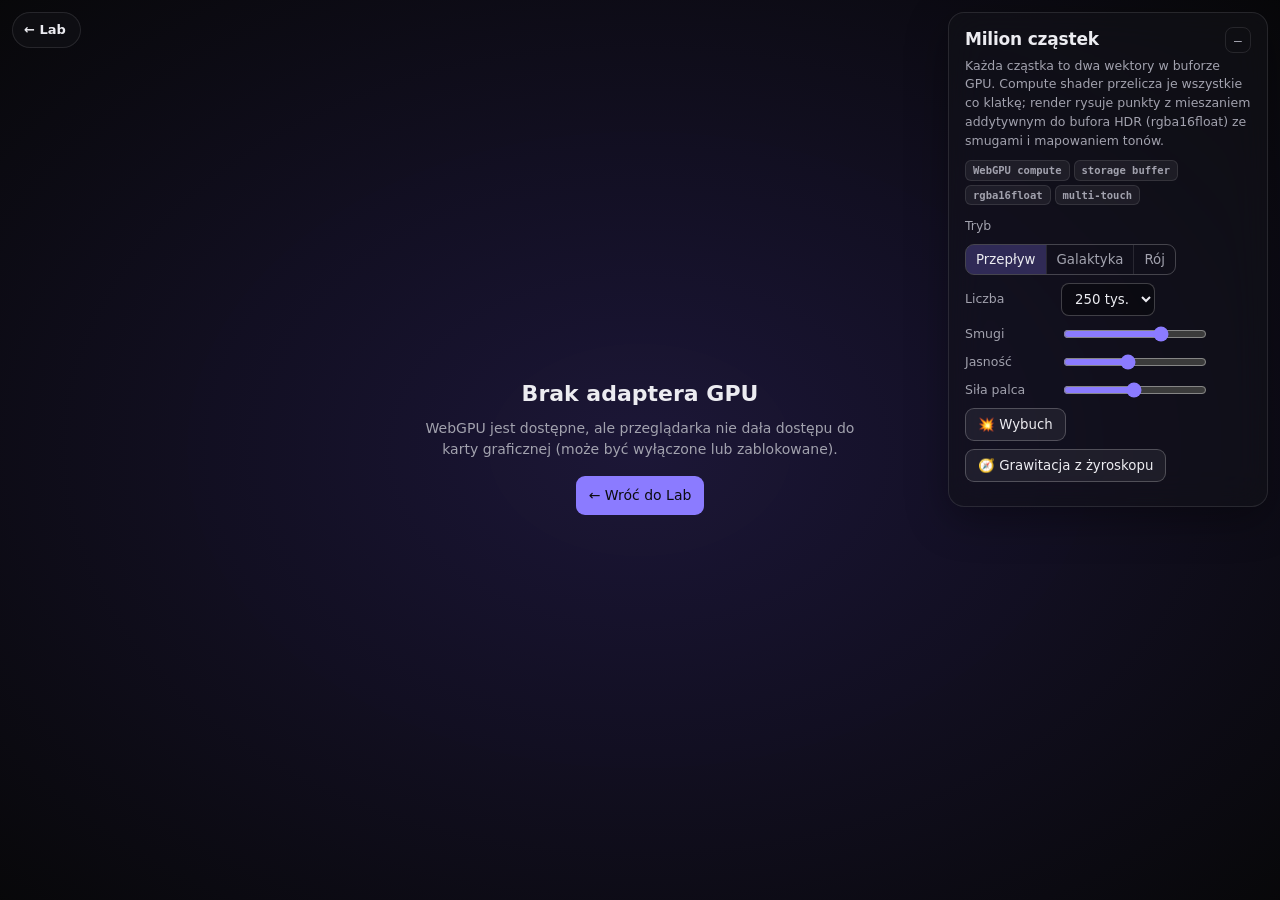
<file: lab/particles/index.html>
<!doctype html>
<html lang="pl">
<head>
<meta charset="utf-8">
<meta name="viewport" content="width=device-width,initial-scale=1,maximum-scale=1,user-scalable=no,viewport-fit=cover">
<title>Milion cząstek — Web Lab</title>
<link rel="icon" href="data:image/svg+xml,<svg xmlns=%22http://www.w3.org/2000/svg%22 viewBox=%220 0 100 100%22><text y=%22.85em%22 font-size=%2290%22>✨</text></svg>">
<link rel="stylesheet" href="../common.css">
<style>
  .stats { font: 12px var(--mono); color: var(--dim); }
  .seg { display: inline-flex; border: 1px solid var(--border-strong); border-radius: 9px; overflow: hidden; }
  .seg button { font: 600 12px inherit; font-family: inherit; color: var(--dim); background: none; border: 0; padding: 7px 10px; cursor: pointer; }
  .seg button + button { border-left: 1px solid var(--border); }
  .seg button.on { background: rgba(139,123,255,.25); color: var(--text); }
</style>
</head>
<body class="fullscreen">
<canvas class="stage" id="c"></canvas>
<a class="lab-back" href="../">← Lab</a>

<aside class="lab-panel">
  <header>
    <div><h1>Milion cząstek</h1></div>
    <button class="toggle" aria-label="Zwiń panel">–</button>
  </header>
  <p>Każda cząstka to dwa wektory w buforze GPU. Compute shader przelicza je wszystkie co klatkę; render rysuje punkty z mieszaniem addytywnym do bufora HDR (rgba16float) ze smugami i mapowaniem tonów.</p>
  <div class="apis"><span class="chip">WebGPU compute</span><span class="chip">storage buffer</span><span class="chip">rgba16float</span><span class="chip">multi-touch</span></div>
  <div class="row"><label>Tryb</label>
    <div class="seg" id="mode"><button data-m="0" class="on">Przepływ</button><button data-m="1">Galaktyka</button><button data-m="2">Rój</button></div>
  </div>
  <div class="row"><label>Liczba</label>
    <select id="count"><option value="250000">250 tys.</option><option value="500000">500 tys.</option><option value="1000000">1 mln</option><option value="2000000">2 mln</option><option value="4000000">4 mln</option></select>
  </div>
  <div class="row"><label>Smugi</label><input type="range" id="trail" min="0" max="100" value="70"><output></output></div>
  <div class="row"><label>Jasność</label><input type="range" id="exposure" min="1" max="100" value="45"><output></output></div>
  <div class="row"><label>Siła palca</label><input type="range" id="force" min="1" max="100" value="50"><output></output></div>
  <div class="row">
    <button class="btn" id="burst">💥 Wybuch</button>
    <button class="btn" id="gyro">🧭 Grawitacja z żyroskopu</button>
  </div>
  <div class="stats" id="stats"></div>
</aside>

<script src="../common.js"></script>
<script>
(async () => {
const canvas = document.getElementById('c');
const g = await Lab.gpu(canvas, { device: {} });
if (!g) return;
const { device, context, format, adapter } = g;
const coarse = matchMedia('(pointer: coarse)').matches;

const computeWGSL = /* wgsl */`
struct P { pos: vec2f, vel: vec2f };
struct Sim {
  res: vec2f, dt: f32, time: f32,
  att: array<vec4f, 4>,
  count: u32, mode: u32, grav: vec2f,
  burst: f32, force: f32, pad: vec2f,
};
@group(0) @binding(0) var<storage, read_write> ps: array<P>;
@group(0) @binding(1) var<uniform> sim: Sim;

fn hash(p: vec2f) -> f32 { return fract(sin(dot(p, vec2f(127.1, 311.7))) * 43758.5453); }
fn noise(p: vec2f) -> f32 {
  let i = floor(p); let f = fract(p);
  let u = f * f * (3.0 - 2.0 * f);
  return mix(mix(hash(i), hash(i + vec2f(1, 0)), u.x), mix(hash(i + vec2f(0, 1)), hash(i + vec2f(1, 1)), u.x), u.y);
}
fn fbm(p: vec2f) -> f32 { return noise(p) * 0.65 + noise(p * 2.1 + 7.3) * 0.35; }
// pole curl: bezźródłowy przepływ z gradientu szumu
fn curl(p: vec2f) -> vec2f {
  let e = 0.01;
  let dx = fbm(p + vec2f(e, 0)) - fbm(p - vec2f(e, 0));
  let dy = fbm(p + vec2f(0, e)) - fbm(p - vec2f(0, e));
  return vec2f(dy, -dx) / (2.0 * e);
}

@compute @workgroup_size(256)
fn update(@builtin(global_invocation_id) id: vec3u) {
  let i = id.x;
  if (i >= sim.count) { return; }
  var p = ps[i];
  let aspect = sim.res.x / sim.res.y;
  var acc = vec2f(0.0);
  var damping = 1.2;

  if (sim.mode == 0u) {
    let t = sim.time * 0.05;
    let flow = curl(p.pos * 1.3 + vec2f(t, -t * 0.7)) * 0.35;
    acc += (flow - p.vel) * 2.5;
  } else if (sim.mode == 1u) {
    let d = -p.pos;
    let r2 = dot(d, d) + 0.02;
    acc += d * inverseSqrt(r2) / r2 * 0.05;
    damping = 0.02;
  } else {
    damping = 0.6;
  }

  for (var k = 0u; k < 4u; k++) {
    let a = sim.att[k];
    if (a.w > 0.5) {
      let d = a.xy - p.pos;
      let r2 = dot(d, d) + 0.003;
      acc += d / r2 * 0.09 * sim.force;
      acc += vec2f(-d.y, d.x) / r2 * 0.03 * sim.force;
    }
  }
  if (sim.burst > 0.0) {
    let d = p.pos - sim.att[0].xy;
    acc += normalize(d + vec2f(1e-4)) * sim.burst * (0.5 + hash(vec2f(f32(i), 3.1)));
  }
  acc += sim.grav * 1.2;

  p.vel += acc * sim.dt;
  p.vel *= exp(-sim.dt * damping);
  p.pos += p.vel * sim.dt;

  // tryb przepływu: zawijanie na krawędziach, pozostałe: odbicie
  if (sim.mode == 0u) {
    p.pos.x = (fract((p.pos.x + aspect) / (2.0 * aspect)) * 2.0 - 1.0) * aspect;
    p.pos.y = fract((p.pos.y + 1.0) * 0.5) * 2.0 - 1.0;
  }
  if (p.pos.x < -aspect) { p.pos.x = -aspect; p.vel.x = abs(p.vel.x) * 0.5; }
  if (p.pos.x >  aspect) { p.pos.x =  aspect; p.vel.x = -abs(p.vel.x) * 0.5; }
  if (p.pos.y < -1.0) { p.pos.y = -1.0; p.vel.y = abs(p.vel.y) * 0.5; }
  if (p.pos.y >  1.0) { p.pos.y =  1.0; p.vel.y = -abs(p.vel.y) * 0.5; }
  ps[i] = p;
}`;

const renderWGSL = /* wgsl */`
struct P { pos: vec2f, vel: vec2f };
struct R { aspect: f32, intensity: f32, fade: f32, exposure: f32 };
@group(0) @binding(0) var<storage, read> ps: array<P>;
@group(0) @binding(1) var<uniform> r: R;
struct VO { @builtin(position) pos: vec4f, @location(0) col: vec3f };

fn palette(s: f32) -> vec3f {
  // wolne: fiolet -> średnie: błękit -> szybkie: róż
  let c1 = vec3f(0.42, 0.25, 1.0); let c2 = vec3f(0.15, 0.75, 1.0); let c3 = vec3f(1.0, 0.42, 0.72);
  return select(mix(c2, c3, (s - 0.5) * 2.0), mix(c1, c2, s * 2.0), s < 0.5);
}
@vertex fn vsPoints(@builtin(vertex_index) vi: u32) -> VO {
  let p = ps[vi];
  var o: VO;
  o.pos = vec4f(p.pos.x / r.aspect, -p.pos.y, 0.0, 1.0);
  let s = clamp(length(p.vel) * 1.4, 0.0, 1.0);
  o.col = palette(s) * r.intensity * (0.5 + s * 1.5);
  return o;
}
@fragment fn fsPoints(i: VO) -> @location(0) vec4f { return vec4f(i.col, 1.0); }

@vertex fn vsFull(@builtin(vertex_index) i: u32) -> @builtin(position) vec4f {
  let p = vec2f(f32((i << 1u) & 2u), f32(i & 2u));
  return vec4f(p * 2.0 - 1.0, 0.0, 1.0);
}
@fragment fn fsFade() -> @location(0) vec4f { return vec4f(0.0, 0.0, 0.0, r.fade); }

@group(0) @binding(2) var accum: texture_2d<f32>;
@fragment fn fsTone(@builtin(position) fc: vec4f) -> @location(0) vec4f {
  let c = textureLoad(accum, vec2i(fc.xy), 0).rgb * r.exposure;
  let m = 1.0 - exp(-c);
  return vec4f(pow(m, vec3f(0.85)), 1.0);
}`;

const cMod = device.createShaderModule({ code: computeWGSL });
const rMod = device.createShaderModule({ code: renderWGSL });
const computePipe = device.createComputePipeline({ layout: 'auto', compute: { module: cMod, entryPoint: 'update' } });
const HDR = 'rgba16float';
const add = { color: { srcFactor: 'one', dstFactor: 'one', operation: 'add' }, alpha: { srcFactor: 'one', dstFactor: 'one', operation: 'add' } };
const fadeBlend = { color: { srcFactor: 'zero', dstFactor: 'one-minus-src-alpha', operation: 'add' }, alpha: { srcFactor: 'zero', dstFactor: 'one-minus-src-alpha', operation: 'add' } };

const rLayout = device.createBindGroupLayout({ entries: [
  { binding: 0, visibility: GPUShaderStage.VERTEX, buffer: { type: 'read-only-storage' } },
  { binding: 1, visibility: GPUShaderStage.VERTEX | GPUShaderStage.FRAGMENT, buffer: { type: 'uniform' } },
]});
const tLayout = device.createBindGroupLayout({ entries: [
  { binding: 1, visibility: GPUShaderStage.FRAGMENT, buffer: { type: 'uniform' } },
  { binding: 2, visibility: GPUShaderStage.FRAGMENT, texture: { sampleType: 'unfilterable-float' } },
]});
const pointsPipe = device.createRenderPipeline({
  layout: device.createPipelineLayout({ bindGroupLayouts: [rLayout] }),
  vertex: { module: rMod, entryPoint: 'vsPoints' },
  fragment: { module: rMod, entryPoint: 'fsPoints', targets: [{ format: HDR, blend: add }] },
  primitive: { topology: 'point-list' },
});
const fadePipe = device.createRenderPipeline({
  layout: device.createPipelineLayout({ bindGroupLayouts: [rLayout] }),
  vertex: { module: rMod, entryPoint: 'vsFull' },
  fragment: { module: rMod, entryPoint: 'fsFade', targets: [{ format: HDR, blend: fadeBlend }] },
});
const tonePipe = device.createRenderPipeline({
  layout: device.createPipelineLayout({ bindGroupLayouts: [tLayout] }),
  vertex: { module: rMod, entryPoint: 'vsFull' },
  fragment: { module: rMod, entryPoint: 'fsTone', targets: [{ format }] },
});

const simBuf = device.createBuffer({ size: 128, usage: GPUBufferUsage.UNIFORM | GPUBufferUsage.COPY_DST });
const rBuf = device.createBuffer({ size: 16, usage: GPUBufferUsage.UNIFORM | GPUBufferUsage.COPY_DST });
const simAB = new ArrayBuffer(128), simF = new Float32Array(simAB), simU = new Uint32Array(simAB);

// ---------------- stan ----------------
const $ = id => document.getElementById(id);
const maxBuf = Math.min(device.limits.maxStorageBufferBindingSize, device.limits.maxBufferSize);
const countSel = $('count');
[...countSel.options].forEach(o => { if (+o.value * 16 > maxBuf) o.disabled = true; });
countSel.value = coarse ? '500000' : '1000000'; if (location.hash === '#test') countSel.value = '250000';
let count = 0, mode = 0, pBuf = null, computeBG = null, renderBG = null;
let accum = null, toneBG = null;

function initParticles() {
  count = +countSel.value;
  const aspect = canvas.clientWidth / canvas.clientHeight;
  const data = new Float32Array(count * 4);
  for (let i = 0; i < count; i++) {
    let x, y, vx = 0, vy = 0;
    if (mode === 1) {
      // dysk galaktyki z prędkością orbitalną
      const gauss = () => (Math.random() + Math.random() + Math.random() - 1.5) / 1.5;
      const bulge = Math.random() < 0.18;
      const r = bulge ? 0.03 + Math.abs(gauss()) * 0.18 : 0.1 + Math.pow(Math.random(), 0.8) * 0.85;
      const a = bulge ? Math.random() * Math.PI * 2 : (i % 3) * Math.PI * 2 / 3 + r * 4.2 + gauss() * (0.45 - r * 0.2);
      x = Math.cos(a) * r; y = Math.sin(a) * r;
      const r2 = r * r + 0.02, v = Math.sqrt(0.05 * r * r / Math.pow(r2, 1.5));
      vx = -Math.sin(a) * v; vy = Math.cos(a) * v;
    } else {
      x = (Math.random() * 2 - 1) * aspect; y = Math.random() * 2 - 1;
    }
    data.set([x, y, vx, vy], i * 4);
  }
  pBuf?.destroy();
  pBuf = device.createBuffer({ size: data.byteLength, usage: GPUBufferUsage.STORAGE | GPUBufferUsage.COPY_DST });
  device.queue.writeBuffer(pBuf, 0, data);
  computeBG = device.createBindGroup({ layout: computePipe.getBindGroupLayout(0), entries: [{ binding: 0, resource: { buffer: pBuf } }, { binding: 1, resource: { buffer: simBuf } }] });
  renderBG = device.createBindGroup({ layout: rLayout, entries: [{ binding: 0, resource: { buffer: pBuf } }, { binding: 1, resource: { buffer: rBuf } }] });
}
function initAccum(w, h) {
  accum?.destroy();
  accum = device.createTexture({ size: [w, h], format: HDR, usage: GPUTextureUsage.RENDER_ATTACHMENT | GPUTextureUsage.TEXTURE_BINDING });
  toneBG = device.createBindGroup({ layout: tLayout, entries: [{ binding: 1, resource: { buffer: rBuf } }, { binding: 2, resource: accum.createView() }] });
}
countSel.onchange = initParticles;
$('mode').querySelectorAll('button').forEach(b => b.onclick = () => {
  $('mode').querySelectorAll('button').forEach(x => x.classList.toggle('on', x === b));
  mode = +b.dataset.m; initParticles();
});
const params = {};
for (const id of ['trail', 'exposure', 'force']) {
  const el = $(id), out = el.nextElementSibling;
  const upd = () => { params[id] = +el.value; out.textContent = el.value; };
  el.addEventListener('input', upd); upd();
}

// palce / kursor jako atraktory
const pointers = new Map();
let mouse = null;
const toSim = (x, y) => { const a = canvas.clientWidth / canvas.clientHeight; return [(x / canvas.clientWidth * 2 - 1) * a, y / canvas.clientHeight * 2 - 1]; };
canvas.addEventListener('pointerdown', e => { canvas.setPointerCapture(e.pointerId); pointers.set(e.pointerId, toSim(e.clientX, e.clientY)); });
canvas.addEventListener('pointermove', e => { const s = toSim(e.clientX, e.clientY); mouse = s; if (pointers.has(e.pointerId)) pointers.set(e.pointerId, s); });
const up = e => pointers.delete(e.pointerId);
canvas.addEventListener('pointerup', up); canvas.addEventListener('pointercancel', up);

let burst = 0;
const doBurst = () => { burst = 6; };
$('burst').onclick = doBurst;
canvas.addEventListener('dblclick', doBurst);

let grav = { x: 0, y: 0 }, useGyro = false;
$('gyro').onclick = async e => {
  if (!useGyro && Lab.needsMotionPermission()) { if (!(await Lab.requestMotionPermission())) return Lab.toast('Brak zgody na czujniki'); }
  useGyro = !useGyro; e.currentTarget.classList.toggle('on', useGyro);
  if (!useGyro) grav = { x: 0, y: 0 }; else Lab.toast('Przechyl telefon');
};
Lab.onTilt(gv => { if (useGyro) grav = gv; }, () => { if (useGyro) doBurst(); });

// ---------------- pętla ----------------
let last = performance.now(), frames = 0, fpsT = last, fps = 0;
initParticles();
function frame(now) {
  const dt = Math.min(1 / 30, (now - last) / 1000); last = now;
  const { w: W, h: H, changed } = Lab.fitCanvas(canvas, 1.5, 3e6);
  if (changed || !accum) initAccum(W, H);

  simF[0] = W; simF[1] = H; simF[2] = dt; simF[3] = now / 1000;
  const list = [...pointers.values()];
  if (burst > 0 && !list.length) list.unshift([0, 0]);
  for (let k = 0; k < 4; k++) {
    const p = list[k];
    simF[4 + k * 4] = p ? p[0] : 0; simF[5 + k * 4] = p ? p[1] : 0; simF[6 + k * 4] = 1; simF[7 + k * 4] = p && !(burst > 0 && k === 0 && !pointers.size) ? 1 : 0;
  }
  simU[20] = count; simU[21] = mode; simF[22] = grav.x; simF[23] = grav.y;
  simF[24] = burst; simF[25] = params.force / 50;
  burst = Math.max(0, burst - dt * 30);
  device.queue.writeBuffer(simBuf, 0, simAB);

  const area = W * H;
  const intensity = Math.min(1.5, 0.35 * area / count);
  device.queue.writeBuffer(rBuf, 0, new Float32Array([W / H, intensity, 1 - params.trail / 105, params.exposure / 45 * 0.9]));

  const enc = device.createCommandEncoder();
  const cp = enc.beginComputePass();
  cp.setPipeline(computePipe); cp.setBindGroup(0, computeBG);
  cp.dispatchWorkgroups(Math.ceil(count / 256));
  cp.end();

  const rp = enc.beginRenderPass({ colorAttachments: [{ view: accum.createView(), loadOp: 'load', storeOp: 'store' }] });
  rp.setBindGroup(0, renderBG);
  rp.setPipeline(fadePipe); rp.draw(3);
  rp.setPipeline(pointsPipe); rp.draw(count);
  rp.end();

  const tp = enc.beginRenderPass({ colorAttachments: [{ view: context.getCurrentTexture().createView(), loadOp: 'clear', storeOp: 'store', clearValue: [0, 0, 0, 1] }] });
  tp.setPipeline(tonePipe); tp.setBindGroup(0, toneBG); tp.draw(3); tp.end();
  device.queue.submit([enc.finish()]);

  frames++;
  if (now - fpsT > 500) { fps = Math.round(frames * 1000 / (now - fpsT)); frames = 0; fpsT = now; $('stats').textContent = `${(count / 1e6).toFixed(2)} mln cząstek · ${fps} FPS · ${W}×${H}`; }
  requestAnimationFrame(frame);
}
requestAnimationFrame(frame);
})();
</script>
</body>
</html>
</file>
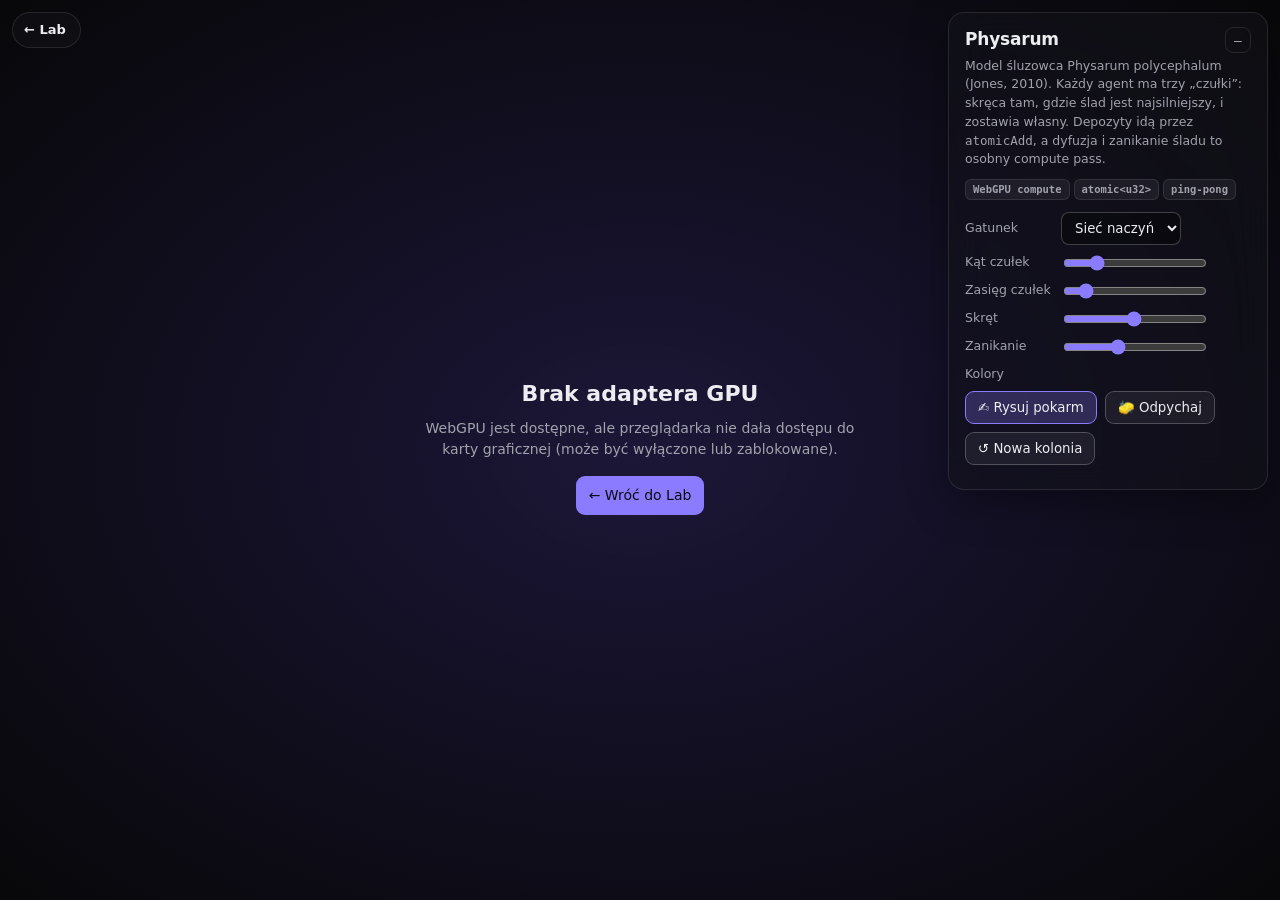
<file: lab/physarum/index.html>
<!doctype html>
<html lang="pl">
<head>
<meta charset="utf-8">
<meta name="viewport" content="width=device-width,initial-scale=1,maximum-scale=1,user-scalable=no,viewport-fit=cover">
<title>Physarum — Web Lab</title>
<link rel="icon" href="data:image/svg+xml,<svg xmlns=%22http://www.w3.org/2000/svg%22 viewBox=%220 0 100 100%22><text y=%22.85em%22 font-size=%2290%22>🦠</text></svg>">
<link rel="stylesheet" href="../common.css">
<style>
  canvas.stage { cursor: crosshair; }
  .stats { font: 12px var(--mono); color: var(--dim); }
  .swatches { display: flex; gap: 6px; }
  .swatches button { width: 26px; height: 26px; border-radius: 8px; border: 2px solid transparent; cursor: pointer; }
  .swatches button.on { border-color: #fff; }
</style>
</head>
<body class="fullscreen">
<canvas class="stage" id="c"></canvas>
<a class="lab-back" href="../">← Lab</a>

<aside class="lab-panel">
  <header>
    <div><h1>Physarum</h1></div>
    <button class="toggle" aria-label="Zwiń panel">–</button>
  </header>
  <p>Model śluzowca Physarum polycephalum (Jones, 2010). Każdy agent ma trzy „czułki”: skręca tam, gdzie ślad jest najsilniejszy, i zostawia własny. Depozyty idą przez <code>atomicAdd</code>, a dyfuzja i zanikanie śladu to osobny compute pass.</p>
  <div class="apis"><span class="chip">WebGPU compute</span><span class="chip">atomic&lt;u32&gt;</span><span class="chip">ping-pong</span></div>
  <div class="row"><label>Gatunek</label>
    <select id="preset">
      <option value="0">Sieć naczyń</option>
      <option value="1">Komórki</option>
      <option value="2">Wiry</option>
      <option value="3">Pajęczyna</option>
      <option value="4">Koralowiec</option>
    </select>
  </div>
  <div class="row"><label>Kąt czułek</label><input type="range" id="sa" min="5" max="90" value="22"><output></output></div>
  <div class="row"><label>Zasięg czułek</label><input type="range" id="sd" min="2" max="60" value="9"><output></output></div>
  <div class="row"><label>Skręt</label><input type="range" id="ra" min="2" max="90" value="45"><output></output></div>
  <div class="row"><label>Zanikanie</label><input type="range" id="decay" min="5" max="60" value="25"><output></output></div>
  <div class="row"><label>Kolory</label><div class="swatches" id="pal"></div></div>
  <div class="row">
    <button class="btn on" id="draw">✍️ Rysuj pokarm</button>
    <button class="btn" id="erase">🧽 Odpychaj</button>
    <button class="btn" id="reset">↺ Nowa kolonia</button>
  </div>
  <div class="stats" id="stats"></div>
</aside>

<script src="../common.js"></script>
<script>
(async () => {
const canvas = document.getElementById('c');
const g = await Lab.gpu(canvas);
if (!g) return;
const { device, context, format } = g;
const coarse = matchMedia('(pointer: coarse)').matches;

const common = /* wgsl */`
struct Sim {
  size: vec2u, count: u32, frame: u32,
  sa: f32, sd: f32, ra: f32, speed: f32,
  decay: f32, diffuse: f32, deposit: f32, brush: f32,
  mouse: vec2f, mouseOn: f32, mouseMode: f32,
};
@group(0) @binding(0) var<uniform> sim: Sim;
fn hash(n: u32) -> u32 {
  var x = n; x ^= x >> 16u; x *= 0x7feb352du; x ^= x >> 15u; x *= 0x846ca68bu; x ^= x >> 16u; return x;
}
fn rnd(n: u32) -> f32 { return f32(hash(n)) / 4294967295.0; }
fn idx(p: vec2i) -> u32 {
  let s = vec2i(sim.size);
  let q = (p % s + s) % s;
  return u32(q.y) * sim.size.x + u32(q.x);
}`;

const agentsWGSL = common + /* wgsl */`
@group(0) @binding(1) var<storage, read_write> agents: array<vec4f>;
@group(0) @binding(2) var<storage, read> trail: array<f32>;
@group(0) @binding(3) var<storage, read_write> deposit: array<atomic<u32>>;

fn sense(p: vec2f, a: f32) -> f32 {
  let q = p + vec2f(cos(a), sin(a)) * sim.sd;
  return trail[idx(vec2i(floor(q)))];
}
@compute @workgroup_size(256)
fn main(@builtin(global_invocation_id) id: vec3u) {
  let i = id.x;
  if (i >= sim.count) { return; }
  var ag = agents[i];
  var pos = ag.xy;
  var ang = ag.z;
  let r = rnd(i * 1664525u + sim.frame * 1013904223u);

  let f = sense(pos, ang);
  let fl = sense(pos, ang + sim.sa);
  let fr = sense(pos, ang - sim.sa);
  if (f > fl && f > fr) {
  } else if (f < fl && f < fr) {
    ang += (r - 0.5) * 2.0 * sim.ra;
  } else if (fl > fr) {
    ang += sim.ra * (0.5 + r * 0.5);
  } else if (fr > fl) {
    ang -= sim.ra * (0.5 + r * 0.5);
  }

  // kursor: przyciąga (tryb 0) albo odpycha (tryb 1)
  if (sim.mouseOn > 0.5 && sim.mouseMode > 0.5) {
    let d = pos - sim.mouse;
    let l = length(d);
    if (l < sim.brush * 2.5) { ang = atan2(d.y, d.x) + (r - 0.5) * 0.5; }
  }

  pos += vec2f(cos(ang), sin(ang)) * sim.speed;
  let s = vec2f(sim.size);
  pos = (pos % s + s) % s;
  agents[i] = vec4f(pos, ang, ag.w);
  atomicAdd(&deposit[idx(vec2i(floor(pos)))], 1u);
}`;

const diffuseWGSL = common + /* wgsl */`
@group(0) @binding(1) var<storage, read> src: array<f32>;
@group(0) @binding(2) var<storage, read_write> dst: array<f32>;
@group(0) @binding(3) var<storage, read_write> deposit: array<u32>;
@compute @workgroup_size(16, 16)
fn main(@builtin(global_invocation_id) id: vec3u) {
  if (id.x >= sim.size.x || id.y >= sim.size.y) { return; }
  let p = vec2i(id.xy);
  var sum = 0.0;
  for (var y = -1; y <= 1; y++) {
    for (var x = -1; x <= 1; x++) { sum += src[idx(p + vec2i(x, y))]; }
  }
  let i = idx(p);
  let orig = src[i];
  var v = mix(orig, sum / 9.0, sim.diffuse);
  v = v * (1.0 - sim.decay) + f32(deposit[i]) * sim.deposit;
  deposit[i] = 0u;
  // rysowanie pokarmu palcem
  if (sim.mouseOn > 0.5 && sim.mouseMode < 0.5) {
    let d = length(vec2f(p) + 0.5 - sim.mouse);
    if (d < sim.brush) { v += 3.0 * (1.0 - d / sim.brush); }
  }
  dst[i] = min(v, 60.0);
}`;

const renderWGSL = common + /* wgsl */`
struct Pal { a: vec4f, b: vec4f, c: vec4f, d: vec4f };
@group(0) @binding(1) var<storage, read> trail: array<f32>;
@group(0) @binding(2) var<uniform> pal: Pal;
struct VO { @builtin(position) pos: vec4f, @location(0) uv: vec2f };
@vertex fn vs(@builtin(vertex_index) i: u32) -> VO {
  let p = vec2f(f32((i << 1u) & 2u), f32(i & 2u));
  var o: VO; o.pos = vec4f(p * 2.0 - 1.0, 0.0, 1.0); o.uv = vec2f(p.x, 1.0 - p.y); return o;
}
fn at(p: vec2i) -> f32 { return trail[idx(p)]; }
@fragment fn fs(i: VO) -> @location(0) vec4f {
  // interpolacja dwuliniowa ręcznie (bufor, nie tekstura)
  let q = i.uv * vec2f(sim.size) - 0.5;
  let b = vec2i(floor(q)); let f = fract(q);
  let v = mix(mix(at(b), at(b + vec2i(1, 0)), f.x), mix(at(b + vec2i(0, 1)), at(b + vec2i(1, 1)), f.x), f.y);
  let t = 1.0 - exp(-v * 0.3);
  var col = mix(pal.a.rgb, pal.b.rgb, smoothstep(0.0, 0.35, t));
  col = mix(col, pal.c.rgb, smoothstep(0.3, 0.75, t));
  col = mix(col, pal.d.rgb, smoothstep(0.7, 1.0, t));
  return vec4f(col, 1.0);
}`;

const mk = code => device.createShaderModule({ code });
const agentPipe = device.createComputePipeline({ layout: 'auto', compute: { module: mk(agentsWGSL), entryPoint: 'main' } });
const diffPipe = device.createComputePipeline({ layout: 'auto', compute: { module: mk(diffuseWGSL), entryPoint: 'main' } });
const rMod = mk(renderWGSL);
const renderPipe = device.createRenderPipeline({ layout: 'auto', vertex: { module: rMod, entryPoint: 'vs' }, fragment: { module: rMod, entryPoint: 'fs', targets: [{ format }] } });

const simBuf = device.createBuffer({ size: 64, usage: GPUBufferUsage.UNIFORM | GPUBufferUsage.COPY_DST });
const palBuf = device.createBuffer({ size: 64, usage: GPUBufferUsage.UNIFORM | GPUBufferUsage.COPY_DST });
const simAB = new ArrayBuffer(64), simF = new Float32Array(simAB), simU = new Uint32Array(simAB);

// ---------------- presety ----------------
// [kąt czułek°, zasięg, skręt°, zanikanie, prędkość]
const PRESETS = [
  [22, 9, 45, 25, 1.0],
  [30, 20, 20, 30, 1.2],
  [60, 12, 15, 20, 1.4],
  [12, 30, 8, 35, 1.6],
  [80, 5, 70, 40, 0.9],
];
const PALETTES = [
  ['#05010a', '#5b1a8a', '#f2546d', '#fff1c7'],
  ['#020a0a', '#0b4f4a', '#2ee6a8', '#f2fff9'],
  ['#020208', '#1b2b8f', '#3bc8ff', '#ffffff'],
  ['#0a0502', '#7a2b06', '#ffa53b', '#fff8e0'],
  ['#000000', '#3a3a3a', '#bdbdbd', '#ffffff'],
];
const $ = id => document.getElementById(id);
const hex = h => [1, 3, 5].map(i => parseInt(h.slice(i, i + 2), 16) / 255);
let palIdx = 0;
function setPalette(i) {
  palIdx = i;
  const d = new Float32Array(16);
  PALETTES[i].forEach((h, k) => d.set([...hex(h), 1], k * 4));
  device.queue.writeBuffer(palBuf, 0, d);
  $('pal').querySelectorAll('button').forEach((b, k) => b.classList.toggle('on', k === i));
}
PALETTES.forEach((p, i) => {
  const b = document.createElement('button');
  b.style.background = `linear-gradient(135deg, ${p[1]}, ${p[2]}, ${p[3]})`;
  b.onclick = () => setPalette(i);
  $('pal').appendChild(b);
});

const sliders = ['sa', 'sd', 'ra', 'decay'];
const params = { speed: 1 };
sliders.forEach(id => {
  const el = $(id), out = el.nextElementSibling;
  const upd = () => { params[id] = +el.value; out.textContent = el.value; };
  el.addEventListener('input', upd); upd();
});
function applyPreset(i) {
  const p = PRESETS[i];
  sliders.forEach((id, k) => { $(id).value = p[k]; $(id).dispatchEvent(new Event('input')); });
  params.speed = p[4];
}
$('preset').onchange = e => { applyPreset(+e.target.value); setPalette(+e.target.value % PALETTES.length); };

// ---------------- bufory ----------------
let W = 0, H = 0, count = 0, trails = [], depBuf, agentBuf, agentBGs, diffBGs, renderBGs, cur = 0;
function build() {
  const cw = canvas.clientWidth, ch = canvas.clientHeight;
  const budget = location.hash === '#test' ? 0.12e6 : coarse ? 0.55e6 : 1.1e6;
  const scale = Math.min(1, Math.sqrt(budget / (cw * ch)));
  W = Math.max(64, Math.round(cw * scale)); H = Math.max(64, Math.round(ch * scale));
  canvas.width = W; canvas.height = H; // render w rozdzielczości symulacji, skalowany przez CSS
  count = Math.round(W * H * (coarse ? 0.35 : 0.5));
  trails.forEach(t => t.destroy()); depBuf?.destroy(); agentBuf?.destroy();
  const n = W * H;
  trails = [0, 1].map(() => device.createBuffer({ size: n * 4, usage: GPUBufferUsage.STORAGE | GPUBufferUsage.COPY_DST }));
  depBuf = device.createBuffer({ size: n * 4, usage: GPUBufferUsage.STORAGE });
  agentBuf = device.createBuffer({ size: count * 16, usage: GPUBufferUsage.STORAGE | GPUBufferUsage.COPY_DST });
  seed();
  const u = { binding: 0, resource: { buffer: simBuf } };
  agentBGs = [0, 1].map(k => device.createBindGroup({ layout: agentPipe.getBindGroupLayout(0), entries: [u,
    { binding: 1, resource: { buffer: agentBuf } }, { binding: 2, resource: { buffer: trails[k] } }, { binding: 3, resource: { buffer: depBuf } }] }));
  diffBGs = [0, 1].map(k => device.createBindGroup({ layout: diffPipe.getBindGroupLayout(0), entries: [u,
    { binding: 1, resource: { buffer: trails[k] } }, { binding: 2, resource: { buffer: trails[1 - k] } }, { binding: 3, resource: { buffer: depBuf } }] }));
  renderBGs = [0, 1].map(k => device.createBindGroup({ layout: renderPipe.getBindGroupLayout(0), entries: [u,
    { binding: 1, resource: { buffer: trails[k] } }, { binding: 2, resource: { buffer: palBuf } }] }));
}
function seed() {
  const d = new Float32Array(count * 4);
  const shape = Math.floor(Math.random() * 3);
  const cx = W / 2, cy = H / 2, R = Math.min(W, H) * 0.38;
  for (let i = 0; i < count; i++) {
    let x, y, a;
    if (shape === 0) { // dysk skierowany do środka
      const r = Math.sqrt(Math.random()) * R, t = Math.random() * Math.PI * 2;
      x = cx + Math.cos(t) * r; y = cy + Math.sin(t) * r; a = t + Math.PI;
    } else if (shape === 1) { // okrąg skierowany na zewnątrz
      const t = Math.random() * Math.PI * 2, r = R * (0.9 + Math.random() * 0.1);
      x = cx + Math.cos(t) * r; y = cy + Math.sin(t) * r; a = t + Math.PI;
    } else { // losowo po całym ekranie
      x = Math.random() * W; y = Math.random() * H; a = Math.random() * Math.PI * 2;
    }
    d.set([x, y, a, 0], i * 4);
  }
  device.queue.writeBuffer(agentBuf, 0, d);
  const z = new Float32Array(W * H);
  trails.forEach(t => device.queue.writeBuffer(t, 0, z));
}
$('reset').onclick = seed;

// ---------------- wskaźnik ----------------
let mouse = null, mouseMode = 0;
const toSim = e => [e.clientX / canvas.clientWidth * W, e.clientY / canvas.clientHeight * H];
canvas.addEventListener('pointerdown', e => { canvas.setPointerCapture(e.pointerId); mouse = toSim(e); });
canvas.addEventListener('pointermove', e => { if (mouse) mouse = toSim(e); });
canvas.addEventListener('pointerup', () => mouse = null);
canvas.addEventListener('pointercancel', () => mouse = null);
$('draw').onclick = () => { mouseMode = 0; $('draw').classList.add('on'); $('erase').classList.remove('on'); };
$('erase').onclick = () => { mouseMode = 1; $('erase').classList.add('on'); $('draw').classList.remove('on'); };

// ---------------- pętla ----------------
let frame = 0, sizeKey = '', fpsN = 0, fpsT = performance.now();
setPalette(0);
function loop(now) {
  const key = canvas.clientWidth + 'x' + canvas.clientHeight;
  if (key !== sizeKey) { sizeKey = key; build(); }
  const steps = 2;
  for (let s = 0; s < steps; s++) {
    const D = Math.PI / 180;
    simU[0] = W; simU[1] = H; simU[2] = count; simU[3] = frame++;
    simF[4] = params.sa * D; simF[5] = params.sd; simF[6] = params.ra * D; simF[7] = params.speed;
    simF[8] = params.decay / 100; simF[9] = 0.5; simF[10] = 0.12; simF[11] = Math.max(10, Math.min(W, H) * 0.03);
    simF[12] = mouse ? mouse[0] : -1e4; simF[13] = mouse ? mouse[1] : -1e4; simF[14] = mouse ? 1 : 0; simF[15] = mouseMode;
    // każdy krok w osobnym submit, żeby każdy dostał własne uniformy (inny numer klatki = inny losowy skręt)
    device.queue.writeBuffer(simBuf, 0, simAB);
    const enc = device.createCommandEncoder();
    const cp = enc.beginComputePass();
    cp.setPipeline(agentPipe); cp.setBindGroup(0, agentBGs[cur]); cp.dispatchWorkgroups(Math.ceil(count / 256));
    cp.setPipeline(diffPipe); cp.setBindGroup(0, diffBGs[cur]); cp.dispatchWorkgroups(Math.ceil(W / 16), Math.ceil(H / 16));
    cp.end();
    device.queue.submit([enc.finish()]);
    cur = 1 - cur;
  }
  const enc = device.createCommandEncoder();
  const rp = enc.beginRenderPass({ colorAttachments: [{ view: context.getCurrentTexture().createView(), loadOp: 'clear', storeOp: 'store', clearValue: [0, 0, 0, 1] }] });
  rp.setPipeline(renderPipe); rp.setBindGroup(0, renderBGs[cur]); rp.draw(3); rp.end();
  device.queue.submit([enc.finish()]);
  fpsN++;
  if (now - fpsT > 500) { $('stats').textContent = `${(count / 1000).toFixed(0)} tys. agentów · ${W}×${H} · ${Math.round(fpsN * 1000 / (now - fpsT))} FPS`; fpsN = 0; fpsT = now; }
  requestAnimationFrame(loop);
}
requestAnimationFrame(loop);
})();
</script>
</body>
</html>
</file>
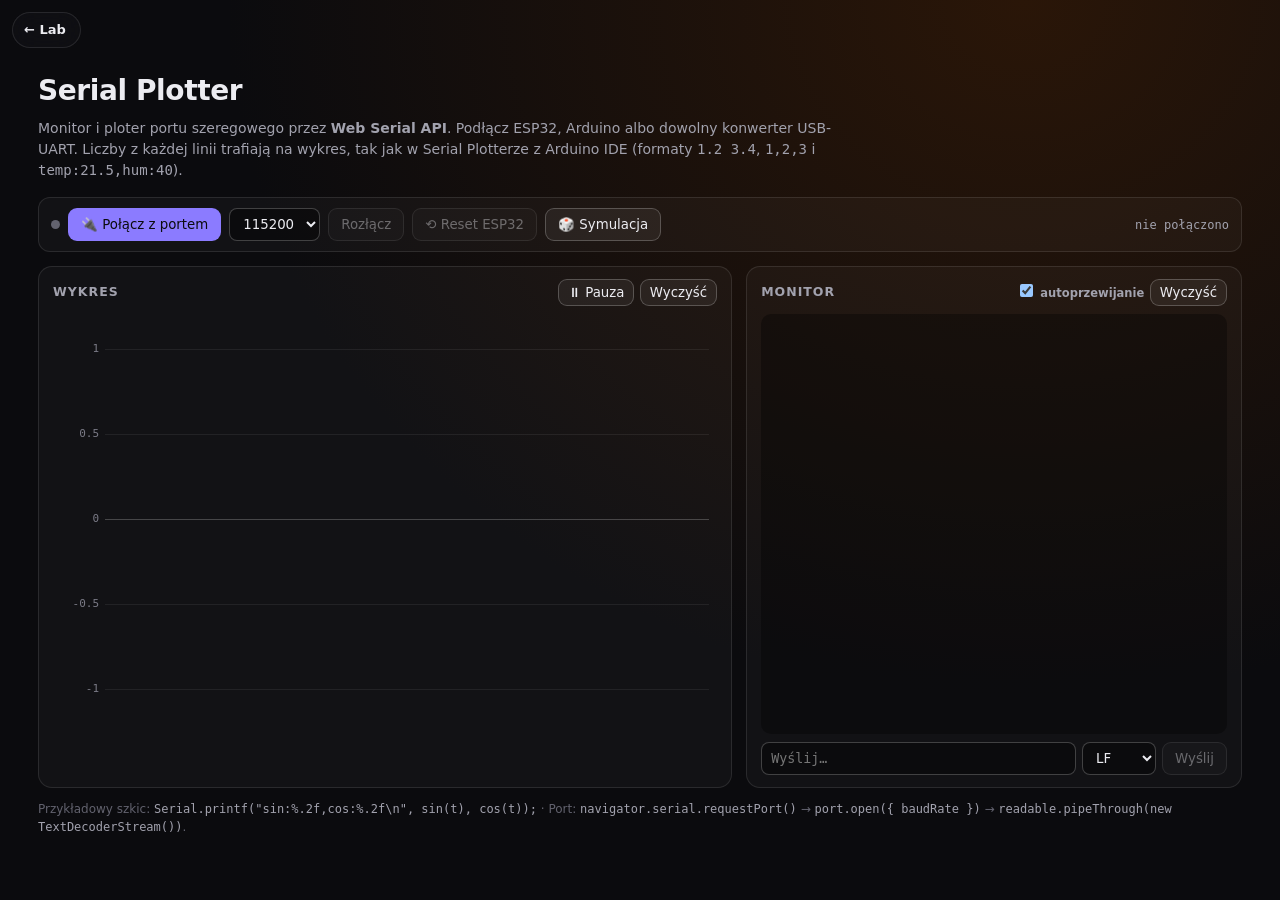
<file: lab/serial/index.html>
<!doctype html>
<html lang="pl">
<head>
<meta charset="utf-8">
<meta name="viewport" content="width=device-width,initial-scale=1,viewport-fit=cover">
<title>Serial Plotter — Web Lab</title>
<link rel="icon" href="data:image/svg+xml,<svg xmlns=%22http://www.w3.org/2000/svg%22 viewBox=%220 0 100 100%22><text y=%22.85em%22 font-size=%2290%22>🔌</text></svg>">
<link rel="stylesheet" href="../common.css">
<style>
  body { background: radial-gradient(ellipse at 80% 0%, #2a1608, #0b0b0e 55%); min-height: 100dvh; }
  .page { max-width: 1240px; margin: 0 auto; padding: 70px 18px 30px; }
  h1 { font-size: 28px; margin: 0 0 6px; letter-spacing: -.4px; view-transition-name: lab-title; }
  .lead { color: var(--dim); margin: 0 0 16px; max-width: 800px; }
  .bar { display: flex; gap: 8px; flex-wrap: wrap; align-items: center; padding: 10px 12px; border-radius: 12px; background: rgba(255,255,255,.03); border: 1px solid var(--border); }
  .bar .sp { flex: 1; }
  .dot { width: 9px; height: 9px; border-radius: 50%; background: var(--dimmer); display: inline-block; }
  .dot.on { background: var(--ok); box-shadow: 0 0 8px var(--ok); }
  .grid { display: grid; grid-template-columns: minmax(0, 1.4fr) minmax(0, 1fr); gap: 14px; margin-top: 14px; }
  .box { background: rgba(255,255,255,.03); border: 1px solid var(--border); border-radius: 14px; padding: 12px 14px; display: flex; flex-direction: column; min-height: 0; }
  .box h2 { font-size: 12.5px; letter-spacing: .08em; text-transform: uppercase; color: var(--dim); margin: 0 0 8px; display: flex; justify-content: space-between; align-items: center; gap: 8px; }
  canvas#plot { width: 100%; height: 420px; display: block; }
  .legend { display: flex; flex-wrap: wrap; gap: 6px 14px; font: 12px var(--mono); margin-top: 8px; }
  .legend label { display: inline-flex; gap: 6px; align-items: center; cursor: pointer; color: var(--dim); }
  .legend i { width: 12px; height: 3px; border-radius: 2px; display: inline-block; }
  .legend b { color: var(--text); font-weight: 600; }
  #term { font: 12px/1.45 var(--mono); height: 420px; overflow: auto; white-space: pre-wrap; word-break: break-all; color: #d6d6de; background: rgba(0,0,0,.35); border-radius: 10px; padding: 8px 10px; }
  #term .tx { color: #fbbf24; }
  #term .sys { color: var(--dimmer); }
  .send { display: flex; gap: 6px; margin-top: 8px; }
  .send input { flex: 1; min-width: 0; font-family: var(--mono); }
  .warn { margin-top: 12px; padding: 10px 12px; border-radius: 12px; border: 1px solid rgba(251,191,36,.35); background: rgba(251,191,36,.06); color: #fde68a; }
  .hint { font-size: 12px; color: var(--dimmer); margin-top: 12px; }
  .hint code { color: var(--dim); }
  @media (max-width: 900px) { .grid { grid-template-columns: 1fr; } canvas#plot, #term { height: 300px; } }
</style>
</head>
<body>
<a class="lab-back" href="../">← Lab</a>
<div class="page">
  <h1>Serial Plotter</h1>
  <p class="lead">Monitor i ploter portu szeregowego przez <b>Web Serial API</b>. Podłącz ESP32, Arduino albo dowolny konwerter USB-UART. Liczby z każdej linii trafiają na wykres, tak jak w Serial Plotterze z Arduino IDE (formaty <code>1.2 3.4</code>, <code>1,2,3</code> i <code>temp:21.5,hum:40</code>).</p>

  <div class="bar">
    <span class="dot" id="dot"></span>
    <button class="btn primary" id="connect">🔌 Połącz z portem</button>
    <select id="baud">
      <option>9600</option><option>19200</option><option>38400</option><option>57600</option><option selected>115200</option><option>230400</option><option>460800</option><option>921600</option>
    </select>
    <button class="btn" id="disconnect" disabled>Rozłącz</button>
    <button class="btn" id="reset" disabled title="Reset ESP32 przez linie DTR/RTS (jak esptool)">⟲ Reset ESP32</button>
    <button class="btn" id="demo">🎲 Symulacja</button>
    <span class="sp"></span>
    <span id="info" style="font:12px var(--mono);color:var(--dim)">nie połączono</span>
  </div>
  <div class="warn" id="unsupported" hidden>Web Serial działa w Chrome / Edge / Operze na komputerze (i w nowszym Chrome na Androidzie przez Bluetooth). Możesz jednak włączyć <b>Symulację</b>, żeby zobaczyć ploter w akcji.</div>

  <div class="grid">
    <div class="box">
      <h2>Wykres <span><button class="btn" id="pause" style="padding:5px 9px">⏸ Pauza</button> <button class="btn" id="clearPlot" style="padding:5px 9px">Wyczyść</button></span></h2>
      <canvas id="plot"></canvas>
      <div class="legend" id="legend"></div>
    </div>
    <div class="box">
      <h2>Monitor <span><label style="font-size:11.5px;text-transform:none;letter-spacing:0"><input type="checkbox" id="autoscroll" checked> autoprzewijanie</label> <button class="btn" id="clearTerm" style="padding:5px 9px">Wyczyść</button></span></h2>
      <div id="term"></div>
      <div class="send">
        <input type="text" id="tx" placeholder="Wyślij…" disabled>
        <select id="eol"><option value="\n">LF</option><option value="\r\n">CRLF</option><option value="">brak</option></select>
        <button class="btn" id="sendBtn" disabled>Wyślij</button>
      </div>
    </div>
  </div>
  <p class="hint">Przykładowy szkic: <code>Serial.printf("sin:%.2f,cos:%.2f\n", sin(t), cos(t));</code> · Port: <code>navigator.serial.requestPort()</code> → <code>port.open({ baudRate })</code> → <code>readable.pipeThrough(new TextDecoderStream())</code>.</p>
</div>

<script src="../common.js"></script>
<script>
const $ = id => document.getElementById(id);
const USB_NAMES = { 0x10c4: 'Silicon Labs CP210x', 0x1a86: 'WCH CH340/CH9102', 0x303a: 'Espressif (USB natywne)', 0x2341: 'Arduino', 0x2a03: 'Arduino', 0x0403: 'FTDI', 0x239a: 'Adafruit', 0x2e8a: 'Raspberry Pi (RP2040)', 0x1915: 'Nordic', 0x0483: 'STMicroelectronics' };
let port = null, reader = null, writer = null, keepReading = false, demoTimer = null, paused = false;

if (!('serial' in navigator)) { $('unsupported').hidden = false; $('connect').disabled = true; }

// ---------------- terminal ----------------
const term = $('term');
function termAppend(text, cls) {
  const s = document.createElement('span');
  if (cls) s.className = cls;
  s.textContent = text;
  term.appendChild(s);
  while (term.childNodes.length > 1500) term.firstChild.remove();
  if ($('autoscroll').checked) term.scrollTop = term.scrollHeight;
}
$('clearTerm').onclick = () => term.textContent = '';

// ---------------- parsowanie i wykres ----------------
const COLORS = ['#38bdf8', '#f472b6', '#4ade80', '#fbbf24', '#a78bfa', '#fb7185', '#2dd4bf', '#f97316'];
const series = new Map();
const MAXPTS = 600;
let lineBuf = '';
function onText(chunk) {
  termAppend(chunk);
  lineBuf += chunk;
  let i;
  while ((i = lineBuf.indexOf('\n')) >= 0) {
    const line = lineBuf.slice(0, i).replace(/\r$/, '');
    lineBuf = lineBuf.slice(i + 1);
    parseLine(line);
  }
  if (lineBuf.length > 4096) lineBuf = '';
}
function parseLine(line) {
  if (paused) return;
  const tokens = line.trim().split(/[\s,;\t]+/).filter(Boolean);
  let idx = 0;
  for (const tok of tokens) {
    let label, val;
    const m = tok.match(/^([^:=]+)[:=](-?[\d.]+(?:e-?\d+)?)$/i);
    if (m) { label = m[1]; val = parseFloat(m[2]); }
    else if (/^-?[\d.]+(?:e-?\d+)?$/i.test(tok)) { label = 'wartość ' + (++idx); val = parseFloat(tok); }
    else continue;
    if (!isFinite(val)) continue;
    if (!series.has(label)) {
      series.set(label, { color: COLORS[series.size % COLORS.length], data: [], on: true });
      buildLegend();
    }
    const s = series.get(label);
    s.data.push(val); if (s.data.length > MAXPTS) s.data.shift();
  }
}
function buildLegend() {
  const lg = $('legend'); lg.innerHTML = '';
  for (const [name, s] of series) {
    const l = document.createElement('label');
    l.innerHTML = `<input type="checkbox" ${s.on ? 'checked' : ''}><i style="background:${s.color}"></i>${name}: <b></b>`;
    l.querySelector('input').onchange = e => s.on = e.target.checked;
    s.valEl = l.querySelector('b');
    lg.appendChild(l);
  }
}
$('pause').onclick = e => { paused = !paused; e.currentTarget.textContent = paused ? '▶ Wznów' : '⏸ Pauza'; };
$('clearPlot').onclick = () => { series.clear(); buildLegend(); };

const plot = $('plot'), pc = plot.getContext('2d');
function drawPlot() {
  const dpr = devicePixelRatio || 1, w = plot.clientWidth, h = plot.clientHeight;
  if (plot.width !== Math.round(w * dpr) || plot.height !== Math.round(h * dpr)) { plot.width = Math.round(w * dpr); plot.height = Math.round(h * dpr); }
  pc.setTransform(dpr, 0, 0, dpr, 0, 0);
  pc.clearRect(0, 0, w, h);
  const vis = [...series.values()].filter(s => s.on && s.data.length);
  let mn = Infinity, mx = -Infinity;
  for (const s of vis) for (const v of s.data) { if (v < mn) mn = v; if (v > mx) mx = v; }
  if (!vis.length) { mn = -1; mx = 1; }
  if (mx - mn < 1e-9) { mn -= 1; mx += 1; }
  const pad = (mx - mn) * 0.08; mn -= pad; mx += pad;
  const L = 52, T = 8, B = 18, PW = w - L - 8, PH = h - T - B;
  // siatka z opisami osi Y
  pc.font = '11px ui-monospace, monospace'; pc.textAlign = 'right'; pc.textBaseline = 'middle';
  const step = niceStep((mx - mn) / 5);
  for (let v = Math.ceil(mn / step) * step; v <= mx; v += step) {
    const y = T + PH - (v - mn) / (mx - mn) * PH;
    pc.strokeStyle = Math.abs(v) < step / 2 ? 'rgba(255,255,255,.22)' : 'rgba(255,255,255,.07)';
    pc.beginPath(); pc.moveTo(L, Math.round(y) + .5); pc.lineTo(L + PW, Math.round(y) + .5); pc.stroke();
    pc.fillStyle = '#7a7a86'; pc.fillText(+v.toFixed(6) + '', L - 6, y);
  }
  for (const s of vis) {
    pc.strokeStyle = s.color; pc.lineWidth = 1.6; pc.beginPath();
    const off = MAXPTS - s.data.length;
    s.data.forEach((v, i) => { const x = L + (off + i) / (MAXPTS - 1) * PW, y = T + PH - (v - mn) / (mx - mn) * PH; i ? pc.lineTo(x, y) : pc.moveTo(x, y); });
    pc.stroke();
  }
  for (const s of series.values()) if (s.valEl && s.data.length) s.valEl.textContent = +s.data[s.data.length - 1].toFixed(3);
  requestAnimationFrame(drawPlot);
}
function niceStep(raw) {
  const p = Math.pow(10, Math.floor(Math.log10(raw))), f = raw / p;
  return (f < 1.5 ? 1 : f < 3.5 ? 2 : f < 7.5 ? 5 : 10) * p;
}
requestAnimationFrame(drawPlot);

// ---------------- port szeregowy ----------------
function setConnected(on) {
  $('dot').classList.toggle('on', on);
  $('connect').disabled = on || !('serial' in navigator);
  $('disconnect').disabled = !on;
  $('reset').disabled = !on || !!demoTimer;
  $('tx').disabled = !on; $('sendBtn').disabled = !on;
  $('baud').disabled = on;
}
$('connect').onclick = async () => {
  try {
    port = await navigator.serial.requestPort();
    await port.open({ baudRate: +$('baud').value, bufferSize: 8192 });
    const info = port.getInfo();
    const name = info.usbVendorId ? (USB_NAMES[info.usbVendorId] || 'USB') + ` ${hex4(info.usbVendorId)}:${hex4(info.usbProductId)}` : (info.bluetoothServiceClassId ? 'Bluetooth RFCOMM' : 'port szeregowy');
    $('info').textContent = `${name} @ ${$('baud').value}`;
    termAppend(`— połączono: ${name} —\n`, 'sys');
    setConnected(true);
    const enc = new TextEncoderStream();
    enc.readable.pipeTo(port.writable).catch(() => {});
    writer = enc.writable.getWriter();
    readLoop();
  } catch (e) { if (e.name !== 'NotFoundError') Lab.toast(e.message); }
};
const hex4 = n => n.toString(16).padStart(4, '0');
async function readLoop() {
  keepReading = true;
  while (port && port.readable && keepReading) {
    const dec = new TextDecoderStream();
    const closed = port.readable.pipeTo(dec.writable).catch(() => {});
    reader = dec.readable.getReader();
    try {
      while (true) {
        const { value, done } = await reader.read();
        if (done) break;
        if (value) onText(value);
      }
    } catch (e) { termAppend(`\n— błąd: ${e.message} —\n`, 'sys'); }
    finally { reader.releaseLock(); }
    await closed;
  }
}
$('disconnect').onclick = async () => {
  keepReading = false;
  try { await reader?.cancel(); } catch {}
  try { await writer?.close(); } catch {}
  try { await port?.close(); } catch {}
  port = null; setConnected(false); $('info').textContent = 'rozłączono';
  termAppend('— rozłączono —\n', 'sys');
};
navigator.serial?.addEventListener('disconnect', e => { if (e.target === port) { termAppend('— urządzenie odłączone —\n', 'sys'); port = null; setConnected(false); } });

// reset ESP32: RTS steruje EN, DTR steruje IO0 (schemat auto-resetu z esptool)
$('reset').onclick = async () => {
  if (!port) return;
  try {
    await port.setSignals({ dataTerminalReady: false, requestToSend: true });
    await new Promise(r => setTimeout(r, 120));
    await port.setSignals({ dataTerminalReady: false, requestToSend: false });
    termAppend('— reset (RTS) —\n', 'sys');
  } catch (e) { Lab.toast('setSignals: ' + e.message); }
};

async function send() {
  const s = $('tx').value + $('eol').value.replace('\\n', '\n').replace('\\r', '\r');
  if (demoTimer) { termAppend('> ' + s.trimEnd() + '\n', 'tx'); $('tx').value = ''; return; }
  if (!writer) return;
  await writer.write(s);
  termAppend('> ' + s.trimEnd() + '\n', 'tx');
  $('tx').value = '';
}
$('sendBtn').onclick = send;
$('tx').addEventListener('keydown', e => { if (e.key === 'Enter') send(); });

// ---------------- symulacja (bez urządzenia) ----------------
$('demo').onclick = e => {
  if (demoTimer) {
    clearInterval(demoTimer); demoTimer = null; e.currentTarget.classList.remove('on');
    if (!port) setConnected(false);
    return;
  }
  e.currentTarget.classList.add('on');
  $('tx').disabled = false; $('sendBtn').disabled = false;
  let t = 0;
  termAppend('— symulowane ESP32: sin, cos, szum i "temperatura" —\n', 'sys');
  demoTimer = setInterval(() => {
    t += 0.05;
    const temp = 22 + Math.sin(t / 7) * 3 + Math.random() * 0.3;
    onText(`sin:${Math.sin(t).toFixed(3)},cos:${(Math.cos(t * 1.3) * 0.7).toFixed(3)},noise:${(Math.random() - .5).toFixed(3)},temp/10:${(temp / 10).toFixed(3)}\n`);
  }, 30);
};
</script>
</body>
</html>
</file>
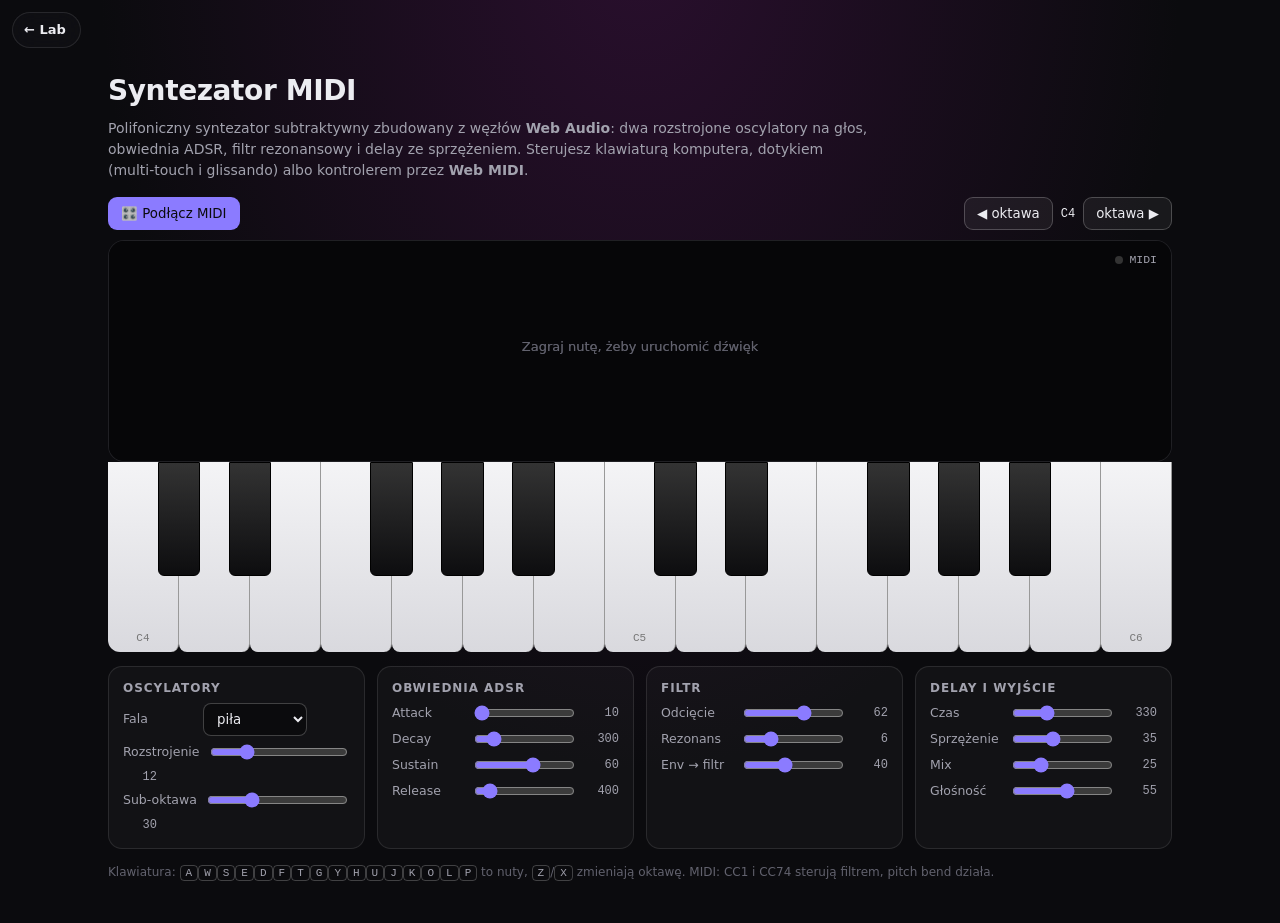
<file: lab/synth/index.html>
<!doctype html>
<html lang="pl">
<head>
<meta charset="utf-8">
<meta name="viewport" content="width=device-width,initial-scale=1,viewport-fit=cover">
<title>Syntezator MIDI — Web Lab</title>
<link rel="icon" href="data:image/svg+xml,<svg xmlns=%22http://www.w3.org/2000/svg%22 viewBox=%220 0 100 100%22><text y=%22.85em%22 font-size=%2290%22>🎹</text></svg>">
<link rel="stylesheet" href="../common.css">
<style>
  body { background: radial-gradient(ellipse at 50% -10%, #2a0f2e, #0b0b0e 60%); min-height: 100dvh; }
  .page { max-width: 1100px; margin: 0 auto; padding: 70px 18px 30px; }
  h1 { font-size: 28px; margin: 0 0 6px; letter-spacing: -.4px; view-transition-name: lab-title; }
  .lead { color: var(--dim); margin: 0 0 16px; max-width: 760px; }
  .scope { position: relative; border-radius: 16px; overflow: hidden; border: 1px solid var(--border); background: #07070b; }
  canvas#scope { width: 100%; height: 220px; display: block; }
  .notes { position: absolute; left: 14px; top: 10px; font: 700 15px var(--mono); color: #f9a8d4; letter-spacing: .04em; }
  .midiled { position: absolute; right: 14px; top: 12px; font: 11.5px var(--mono); color: var(--dim); display: flex; align-items: center; gap: 6px; }
  .midiled i { width: 8px; height: 8px; border-radius: 50%; background: #333; transition: background .05s; }
  .midiled i.on { background: #f472b6; box-shadow: 0 0 8px #f472b6; }
  .controls { display: grid; grid-template-columns: repeat(auto-fit, minmax(230px, 1fr)); gap: 12px; margin: 14px 0; }
  .grp { background: rgba(255,255,255,.03); border: 1px solid var(--border); border-radius: 14px; padding: 10px 14px; }
  .grp h3 { margin: 2px 0 4px; font-size: 12px; text-transform: uppercase; letter-spacing: .08em; color: var(--dim); }
  .grp .row { margin: 6px 0; }
  .grp .row label { min-width: 72px; }
  .keys { position: relative; height: 190px; user-select: none; -webkit-user-select: none; touch-action: none; display: flex; border-radius: 0 0 12px 12px; overflow: hidden; }
  .key { flex: 1; position: relative; background: linear-gradient(#f4f4f6, #d9d9de); border-right: 1px solid #999; border-radius: 0 0 8px 8px; display: flex; align-items: flex-end; justify-content: center; padding-bottom: 8px; font: 11px var(--mono); color: #777; }
  .key.down { background: linear-gradient(#f9a8d4, #ec4899); color: #fff; }
  .key.black { position: absolute; top: 0; height: 60%; background: linear-gradient(#333, #0d0d0f); border: 1px solid #000; z-index: 2; color: #aaa; border-radius: 0 0 6px 6px; padding-bottom: 6px; }
  .key.black.down { background: linear-gradient(#be185d, #831843); }
  .top { display: flex; gap: 8px; flex-wrap: wrap; align-items: center; margin-bottom: 10px; }
  .top .sp { flex: 1; }
  .hint { color: var(--dimmer); font-size: 12px; margin-top: 10px; }
  kbd { font: 11px var(--mono); padding: 1px 5px; border: 1px solid var(--border-strong); border-radius: 4px; color: var(--dim); }
</style>
</head>
<body>
<a class="lab-back" href="../">← Lab</a>
<div class="page">
  <h1>Syntezator MIDI</h1>
  <p class="lead">Polifoniczny syntezator subtraktywny zbudowany z węzłów <b>Web Audio</b>: dwa rozstrojone oscylatory na głos, obwiednia ADSR, filtr rezonansowy i delay ze sprzężeniem. Sterujesz klawiaturą komputera, dotykiem (multi-touch i glissando) albo kontrolerem przez <b>Web MIDI</b>.</p>

  <div class="top">
    <button class="btn primary" id="midiBtn">🎛️ Podłącz MIDI</button>
    <span id="midiInfo" style="font:12px var(--mono);color:var(--dim)"></span>
    <span class="sp"></span>
    <button class="btn" id="octDown">◀ oktawa</button>
    <span id="octLabel" style="font:12px var(--mono)">C4</span>
    <button class="btn" id="octUp">oktawa ▶</button>
  </div>

  <div class="scope">
    <canvas id="scope"></canvas>
    <div class="notes" id="notes"></div>
    <div class="midiled"><i id="led"></i> MIDI</div>
  </div>
  <div class="keys" id="keys"></div>

  <div class="controls">
    <div class="grp"><h3>Oscylatory</h3>
      <div class="row"><label>Fala</label><select id="wave"><option value="sawtooth">piła</option><option value="square">prostokąt</option><option value="triangle">trójkąt</option><option value="sine">sinus</option></select></div>
      <div class="row"><label>Rozstrojenie</label><input type="range" id="detune" min="0" max="50" value="12"><output></output></div>
      <div class="row"><label>Sub-oktawa</label><input type="range" id="sub" min="0" max="100" value="30"><output></output></div>
    </div>
    <div class="grp"><h3>Obwiednia ADSR</h3>
      <div class="row"><label>Attack</label><input type="range" id="att" min="1" max="2000" value="10"><output></output></div>
      <div class="row"><label>Decay</label><input type="range" id="dec" min="10" max="2000" value="300"><output></output></div>
      <div class="row"><label>Sustain</label><input type="range" id="sus" min="0" max="100" value="60"><output></output></div>
      <div class="row"><label>Release</label><input type="range" id="rel" min="10" max="4000" value="400"><output></output></div>
    </div>
    <div class="grp"><h3>Filtr</h3>
      <div class="row"><label>Odcięcie</label><input type="range" id="cut" min="0" max="100" value="62"><output></output></div>
      <div class="row"><label>Rezonans</label><input type="range" id="res" min="0" max="25" value="6"><output></output></div>
      <div class="row"><label>Env → filtr</label><input type="range" id="fenv" min="0" max="100" value="40"><output></output></div>
    </div>
    <div class="grp"><h3>Delay i wyjście</h3>
      <div class="row"><label>Czas</label><input type="range" id="dtime" min="20" max="1000" value="330"><output></output></div>
      <div class="row"><label>Sprzężenie</label><input type="range" id="dfb" min="0" max="90" value="35"><output></output></div>
      <div class="row"><label>Mix</label><input type="range" id="dmix" min="0" max="100" value="25"><output></output></div>
      <div class="row"><label>Głośność</label><input type="range" id="vol" min="0" max="100" value="55"><output></output></div>
    </div>
  </div>
  <p class="hint">Klawiatura: <kbd>A</kbd><kbd>W</kbd><kbd>S</kbd><kbd>E</kbd><kbd>D</kbd><kbd>F</kbd><kbd>T</kbd><kbd>G</kbd><kbd>Y</kbd><kbd>H</kbd><kbd>U</kbd><kbd>J</kbd><kbd>K</kbd><kbd>O</kbd><kbd>L</kbd><kbd>P</kbd> to nuty, <kbd>Z</kbd>/<kbd>X</kbd> zmieniają oktawę. MIDI: CC1 i CC74 sterują filtrem, pitch bend działa.</p>
</div>

<script src="../common.js"></script>
<script>
const $ = id => document.getElementById(id);
const P = {};
document.querySelectorAll('.controls input[type=range]').forEach(el => {
  const out = el.nextElementSibling;
  const upd = () => { P[el.id] = +el.value; out.textContent = el.value; applyGlobal(); };
  el.addEventListener('input', upd);
  P[el.id] = +el.value; out.textContent = el.value;
});
$('wave').onchange = () => { P.wave = $('wave').value; };
P.wave = $('wave').value;

// ---------------- graf audio ----------------
let ac, filter, dly, fb, wet, dry, master, analyser, bend = 0;
function initAudio() {
  if (ac) { if (ac.state === 'suspended') ac.resume(); return; }
  ac = new (window.AudioContext || window.webkitAudioContext)();
  filter = ac.createBiquadFilter(); filter.type = 'lowpass';
  dly = ac.createDelay(2); fb = ac.createGain(); wet = ac.createGain(); dry = ac.createGain();
  master = ac.createGain(); analyser = ac.createAnalyser(); analyser.fftSize = 2048;
  const comp = ac.createDynamicsCompressor();
  filter.connect(dry).connect(master);
  filter.connect(dly); dly.connect(fb).connect(dly); dly.connect(wet).connect(master);
  master.connect(comp).connect(analyser).connect(ac.destination);
  applyGlobal();
}
const cutoffHz = v => 40 * Math.pow(18000 / 40, v / 100);
function applyGlobal() {
  if (!ac) return;
  const t = ac.currentTime;
  filter.frequency.setTargetAtTime(cutoffHz(P.cut), t, 0.02);
  filter.Q.setTargetAtTime(P.res, t, 0.02);
  dly.delayTime.setTargetAtTime(P.dtime / 1000, t, 0.05);
  fb.gain.setTargetAtTime(P.dfb / 100, t, 0.02);
  wet.gain.setTargetAtTime(P.dmix / 100, t, 0.02);
  dry.gain.setTargetAtTime(1 - P.dmix / 250, t, 0.02);
  master.gain.setTargetAtTime(P.vol / 100 * 0.6, t, 0.02);
}

const voices = new Map(); // midi note -> voice
const mtof = n => 440 * Math.pow(2, (n - 69) / 12);
function noteOn(n, vel = 100) {
  initAudio();
  if (voices.has(n)) noteOff(n, true);
  const t = ac.currentTime, f = mtof(n);
  const g = ac.createGain(); g.gain.value = 0;
  const amp = (vel / 127) * 0.32;
  const oscs = [-1, 1].map(s => { const o = ac.createOscillator(); o.type = P.wave; o.frequency.value = f; o.detune.value = s * P.detune + bend; o.connect(g); return o; });
  const sub = ac.createOscillator(); sub.type = 'sine'; sub.frequency.value = f / 2; sub.detune.value = bend;
  const sg = ac.createGain(); sg.gain.value = P.sub / 100 * 1.4; sub.connect(sg).connect(g);
  oscs.push(sub);
  g.connect(filter);
  const A = P.att / 1000, D = P.dec / 1000, S = P.sus / 100;
  g.gain.setValueAtTime(0, t);
  g.gain.linearRampToValueAtTime(amp, t + A);
  g.gain.setTargetAtTime(amp * S, t + A, D / 3);
  // obwiednia filtra: chwilowe otwarcie odcięcia
  if (P.fenv > 0) {
    const base = cutoffHz(P.cut), peak = Math.min(18000, base * (1 + P.fenv / 12));
    filter.frequency.cancelScheduledValues(t);
    filter.frequency.setValueAtTime(filter.frequency.value, t);
    filter.frequency.linearRampToValueAtTime(peak, t + Math.max(0.005, A));
    filter.frequency.setTargetAtTime(base, t + A, D / 2);
  }
  oscs.forEach(o => o.start(t));
  voices.set(n, { g, oscs, amp });
  keyVisual(n, true);
  updateNotes();
}
function noteOff(n, fast = false) {
  const v = voices.get(n);
  if (!v) return;
  voices.delete(n);
  const t = ac.currentTime, R = fast ? 0.015 : P.rel / 1000;
  v.g.gain.cancelScheduledValues(t);
  v.g.gain.setValueAtTime(v.g.gain.value, t);
  v.g.gain.setTargetAtTime(0, t, R / 4);
  v.oscs.forEach(o => o.stop(t + R * 1.5 + 0.05));
  keyVisual(n, false);
  updateNotes();
}
const NAMES = ['C', 'C#', 'D', 'D#', 'E', 'F', 'F#', 'G', 'G#', 'A', 'A#', 'B'];
const nname = n => NAMES[n % 12] + (Math.floor(n / 12) - 1);
function updateNotes() { $('notes').textContent = [...voices.keys()].sort((a, b) => a - b).map(nname).join('  '); }

// ---------------- klawiatura ekranowa ----------------
let base = 60; // C4
const keysEl = $('keys');
const keyEls = new Map();
function buildKeys() {
  keysEl.innerHTML = ''; keyEls.clear();
  const octaves = innerWidth < 600 ? 1 : 2;
  const whites = [], count = octaves * 12 + 1;
  for (let i = 0; i < count; i++) if (![1, 3, 6, 8, 10].includes(i % 12)) whites.push(i);
  const ww = 100 / whites.length;
  for (let i = 0; i < count; i++) {
    const n = base + i, black = [1, 3, 6, 8, 10].includes(i % 12);
    const k = document.createElement('div');
    k.className = 'key' + (black ? ' black' : '');
    k.dataset.note = n;
    if (black) { const wi = whites.filter(w => w < i).length; k.style.left = `calc(${wi * ww}% - ${ww * 0.3}%)`; k.style.width = ww * 0.6 + '%'; }
    else if (i % 12 === 0) k.textContent = nname(n);
    keysEl.appendChild(k);
    keyEls.set(n, k);
  }
  $('octLabel').textContent = nname(base);
}
function keyVisual(n, on) { keyEls.get(n)?.classList.toggle('down', on); }
const touchNotes = new Map(); // pointerId -> note
function noteAt(x, y) { const el = document.elementFromPoint(x, y); return el && el.dataset && el.dataset.note ? +el.dataset.note : null; }
keysEl.addEventListener('pointerdown', e => {
  e.preventDefault();
  keysEl.setPointerCapture(e.pointerId);
  const n = noteAt(e.clientX, e.clientY);
  if (n != null) { touchNotes.set(e.pointerId, n); noteOn(n, 70 + Math.round((e.pressure || 0.5) * 57)); }
});
keysEl.addEventListener('pointermove', e => {
  if (!touchNotes.has(e.pointerId)) return;
  const n = noteAt(e.clientX, e.clientY), prev = touchNotes.get(e.pointerId);
  if (n !== prev) { if (prev != null) noteOff(prev); if (n != null) noteOn(n, 90); touchNotes.set(e.pointerId, n); }
});
const tEnd = e => { const n = touchNotes.get(e.pointerId); if (n != null) noteOff(n); touchNotes.delete(e.pointerId); };
keysEl.addEventListener('pointerup', tEnd); keysEl.addEventListener('pointercancel', tEnd);
addEventListener('resize', buildKeys);
const shiftOct = d => { base = Math.max(24, Math.min(96, base + d * 12)); buildKeys(); };
$('octDown').onclick = () => shiftOct(-1); $('octUp').onclick = () => shiftOct(1);
buildKeys();

// klawiatura komputera
const KMAP = 'awsedftgyhujkolp;';
const held = new Map();
addEventListener('keydown', e => {
  if (e.repeat || e.target.tagName === 'INPUT' || e.target.tagName === 'SELECT' || e.ctrlKey || e.metaKey) return;
  const k = e.key.toLowerCase();
  if (k === 'z') return shiftOct(-1);
  if (k === 'x') return shiftOct(1);
  const i = KMAP.indexOf(k);
  if (i >= 0) { const n = base + i; held.set(k, n); noteOn(n, 100); }
});
addEventListener('keyup', e => { const k = e.key.toLowerCase(); if (held.has(k)) { noteOff(held.get(k)); held.delete(k); } });

// ---------------- Web MIDI ----------------
let ledT = 0;
$('midiBtn').onclick = async () => {
  if (!navigator.requestMIDIAccess) return Lab.toast('Web MIDI niedostępne w tej przeglądarce (Chrome, Edge, Firefox, Opera)');
  try {
    const access = await navigator.requestMIDIAccess();
    const bind = () => {
      const ins = [...access.inputs.values()];
      ins.forEach(i => i.onmidimessage = onMidi);
      $('midiInfo').textContent = ins.length ? '🎹 ' + ins.map(i => i.name).join(', ') : 'brak urządzeń MIDI – podłącz kontroler';
    };
    access.onstatechange = bind;
    bind();
    initAudio();
    $('midiBtn').classList.add('on');
  } catch (e) { Lab.toast('Brak zgody na MIDI'); }
};
function onMidi(m) {
  const [st, d1, d2] = m.data, cmd = st & 0xf0;
  $('led').classList.add('on'); clearTimeout(ledT); ledT = setTimeout(() => $('led').classList.remove('on'), 60);
  if (cmd === 0x90 && d2 > 0) noteOn(d1, d2);
  else if (cmd === 0x80 || (cmd === 0x90 && d2 === 0)) noteOff(d1);
  else if (cmd === 0xb0 && (d1 === 1 || d1 === 74)) { $('cut').value = Math.round(d2 / 127 * 100); $('cut').dispatchEvent(new Event('input')); }
  else if (cmd === 0xb0 && d1 === 71) { $('res').value = Math.round(d2 / 127 * 25); $('res').dispatchEvent(new Event('input')); }
  else if (cmd === 0xe0) {
    bend = (((d2 << 7) | d1) - 8192) / 8192 * 200;
    for (const v of voices.values()) v.oscs.forEach((o, i) => o.detune.setTargetAtTime((i === 2 ? 0 : (i ? 1 : -1) * P.detune) + bend, ac.currentTime, 0.01));
  }
}

// ---------------- oscyloskop + widmo ----------------
const cv = $('scope'), cx = cv.getContext('2d');
let td, fd;
function draw() {
  const dpr = devicePixelRatio || 1, w = cv.clientWidth, h = cv.clientHeight;
  if (cv.width !== Math.round(w * dpr)) { cv.width = Math.round(w * dpr); cv.height = Math.round(h * dpr); }
  cx.setTransform(dpr, 0, 0, dpr, 0, 0);
  cx.fillStyle = 'rgba(7,7,11,.45)'; cx.fillRect(0, 0, w, h);
  if (analyser) {
    td ??= new Float32Array(analyser.fftSize); fd ??= new Uint8Array(analyser.frequencyBinCount);
    analyser.getByteFrequencyData(fd);
    const bars = 96;
    for (let i = 0; i < bars; i++) {
      const idx = Math.floor(Math.pow(i / bars, 2) * fd.length * 0.6);
      const v = fd[idx] / 255, bw = w / bars;
      cx.fillStyle = `hsla(${320 - i * 1.6},85%,60%,${0.25 + v * 0.5})`;
      cx.fillRect(i * bw + 1, h - v * h * 0.55, bw - 2, v * h * 0.55);
    }
    analyser.getFloatTimeDomainData(td);
    // wyzwalanie na zboczu narastającym, żeby przebieg stał w miejscu
    let s = 0; for (let i = 1; i < td.length / 2; i++) if (td[i - 1] < 0 && td[i] >= 0) { s = i; break; }
    cx.strokeStyle = '#f9a8d4'; cx.lineWidth = 2; cx.shadowColor = '#ec4899'; cx.shadowBlur = 10;
    cx.beginPath();
    const N = Math.min(1024, td.length - s);
    for (let i = 0; i < N; i++) { const x = i / N * w, y = h * 0.45 - td[s + i] * h * 0.9; i ? cx.lineTo(x, y) : cx.moveTo(x, y); }
    cx.stroke(); cx.shadowBlur = 0;
  } else {
    cx.fillStyle = '#62626e'; cx.font = '13px system-ui'; cx.textAlign = 'center';
    cx.fillText('Zagraj nutę, żeby uruchomić dźwięk', w / 2, h / 2);
  }
  requestAnimationFrame(draw);
}
requestAnimationFrame(draw);
</script>
</body>
</html>
</file>
<file: lab/common.css>
/* Wspólne style dla eksperymentów w /lab */
@view-transition { navigation: auto; }

:root {
  --bg: #0b0b0e;
  --panel: rgba(18, 18, 24, 0.62);
  --panel-solid: #15151b;
  --border: rgba(255, 255, 255, 0.10);
  --border-strong: rgba(255, 255, 255, 0.22);
  --text: #ececf1;
  --dim: #a2a2ae;
  --dimmer: #62626e;
  --accent: #8b7bff;
  --ok: #4ade80;
  --bad: #f87171;
  --warn: #fbbf24;
  --mono: ui-monospace, "JetBrains Mono", "IBM Plex Mono", Consolas, monospace;
  color-scheme: dark;
}
* { box-sizing: border-box; }
html, body { margin: 0; background: var(--bg); color: var(--text); font: 14px/1.5 "Segoe UI", system-ui, -apple-system, sans-serif; }
body.fullscreen { height: 100dvh; overflow: hidden; overscroll-behavior: none; touch-action: none; -webkit-user-select: none; user-select: none; }
body.fullscreen canvas.stage { position: fixed; inset: 0; width: 100vw; height: 100dvh; display: block; }

.lab-back {
  position: fixed; top: max(12px, env(safe-area-inset-top)); left: max(12px, env(safe-area-inset-left)); z-index: 100;
  display: inline-flex; align-items: center; gap: 6px;
  padding: 7px 14px 7px 11px; border-radius: 100px;
  background: var(--panel); border: 1px solid var(--border);
  -webkit-backdrop-filter: blur(14px) saturate(1.4); backdrop-filter: blur(14px) saturate(1.4);
  color: var(--text); text-decoration: none; font-size: 13px; font-weight: 600;
  transition: border-color .2s, transform .2s;
}
.lab-back:hover { border-color: var(--border-strong); transform: translateX(-2px); }

.lab-panel {
  position: fixed; z-index: 90; right: max(12px, env(safe-area-inset-right)); top: max(12px, env(safe-area-inset-top));
  width: min(320px, calc(100vw - 24px)); max-height: calc(100dvh - 24px); overflow: auto;
  padding: 14px 16px 16px; border-radius: 16px;
  background: var(--panel); border: 1px solid var(--border);
  -webkit-backdrop-filter: blur(18px) saturate(1.5); backdrop-filter: blur(18px) saturate(1.5);
  box-shadow: 0 12px 40px rgba(0,0,0,.35);
  touch-action: auto; -webkit-user-select: text; user-select: text;
}
.lab-panel h1 { font-size: 17px; margin: 0 0 4px; letter-spacing: -.2px; view-transition-name: lab-title; }
.lab-panel p { margin: 0 0 10px; color: var(--dim); font-size: 12.5px; }
.lab-panel .apis { display: flex; flex-wrap: wrap; gap: 4px; margin: 0 0 12px; }
.lab-panel.collapsed > :not(header) { display: none !important; }
.lab-panel header { display: flex; align-items: flex-start; gap: 8px; }
.lab-panel header > div { flex: 1; min-width: 0; }
.lab-panel .toggle { flex: none; background: none; border: 1px solid var(--border); color: var(--dim); border-radius: 8px; width: 26px; height: 26px; cursor: pointer; font-size: 14px; line-height: 1; }
.lab-panel.collapsed h1 { margin: 0; }

.chip { font: 600 10.5px/1 var(--mono); padding: 4px 7px; border-radius: 6px; background: rgba(255,255,255,.06); border: 1px solid var(--border); color: var(--dim); white-space: nowrap; }
.chip.ok { color: var(--ok); border-color: rgba(74,222,128,.3); }
.chip.bad { color: var(--bad); border-color: rgba(248,113,113,.3); }

.row { display: flex; align-items: center; gap: 8px; margin: 8px 0; flex-wrap: wrap; }
.row label { color: var(--dim); font-size: 12.5px; min-width: 88px; }
.row input[type=range] { flex: 1; min-width: 100px; accent-color: var(--accent); }
.row output { font: 12px var(--mono); color: var(--dim); min-width: 34px; text-align: right; }

.btn {
  font: 600 12.5px/1 inherit; font-family: inherit; color: var(--text); cursor: pointer;
  padding: 8px 12px; border-radius: 9px; border: 1px solid var(--border-strong);
  background: rgba(255,255,255,.06); transition: background .15s, border-color .15s, transform .1s;
}
.btn:hover { background: rgba(255,255,255,.12); }
.btn:active { transform: scale(.97); }
.btn.primary { background: var(--accent); border-color: transparent; color: #0b0b0e; }
.btn.primary:hover { filter: brightness(1.1); }
.btn.on { background: rgba(139,123,255,.25); border-color: var(--accent); }
.btn:disabled { opacity: .4; cursor: not-allowed; }
select, input[type=text], input[type=number], textarea {
  font: 13px inherit; font-family: inherit; color: var(--text); background: rgba(0,0,0,.35);
  border: 1px solid var(--border-strong); border-radius: 8px; padding: 7px 9px;
}
textarea { font-family: var(--mono); font-size: 12.5px; }

.lab-msg {
  position: fixed; inset: 0; z-index: 80; display: none; place-items: center; padding: 24px; text-align: center;
  background: radial-gradient(ellipse at center, rgba(30,24,60,.9), rgba(8,8,10,.96));
}
.lab-msg.show { display: grid; }
.lab-msg .box { max-width: 460px; }
.lab-msg h2 { margin: 0 0 8px; font-size: 22px; }
.lab-msg p { color: var(--dim); margin: 0 0 16px; }

.lab-toast {
  position: fixed; left: 50%; bottom: max(18px, env(safe-area-inset-bottom)); transform: translateX(-50%) translateY(20px);
  z-index: 120; padding: 9px 16px; border-radius: 100px; font-size: 13px;
  background: var(--panel); border: 1px solid var(--border); -webkit-backdrop-filter: blur(14px); backdrop-filter: blur(14px);
  opacity: 0; transition: opacity .25s, transform .25s; pointer-events: none; white-space: nowrap; max-width: calc(100vw - 32px); overflow: hidden; text-overflow: ellipsis;
}
.lab-toast.show { opacity: 1; transform: translateX(-50%) translateY(0); }

@media (max-width: 640px) {
  .lab-panel { top: auto; bottom: max(12px, env(safe-area-inset-bottom)); max-height: 46dvh; }
}
</file>
